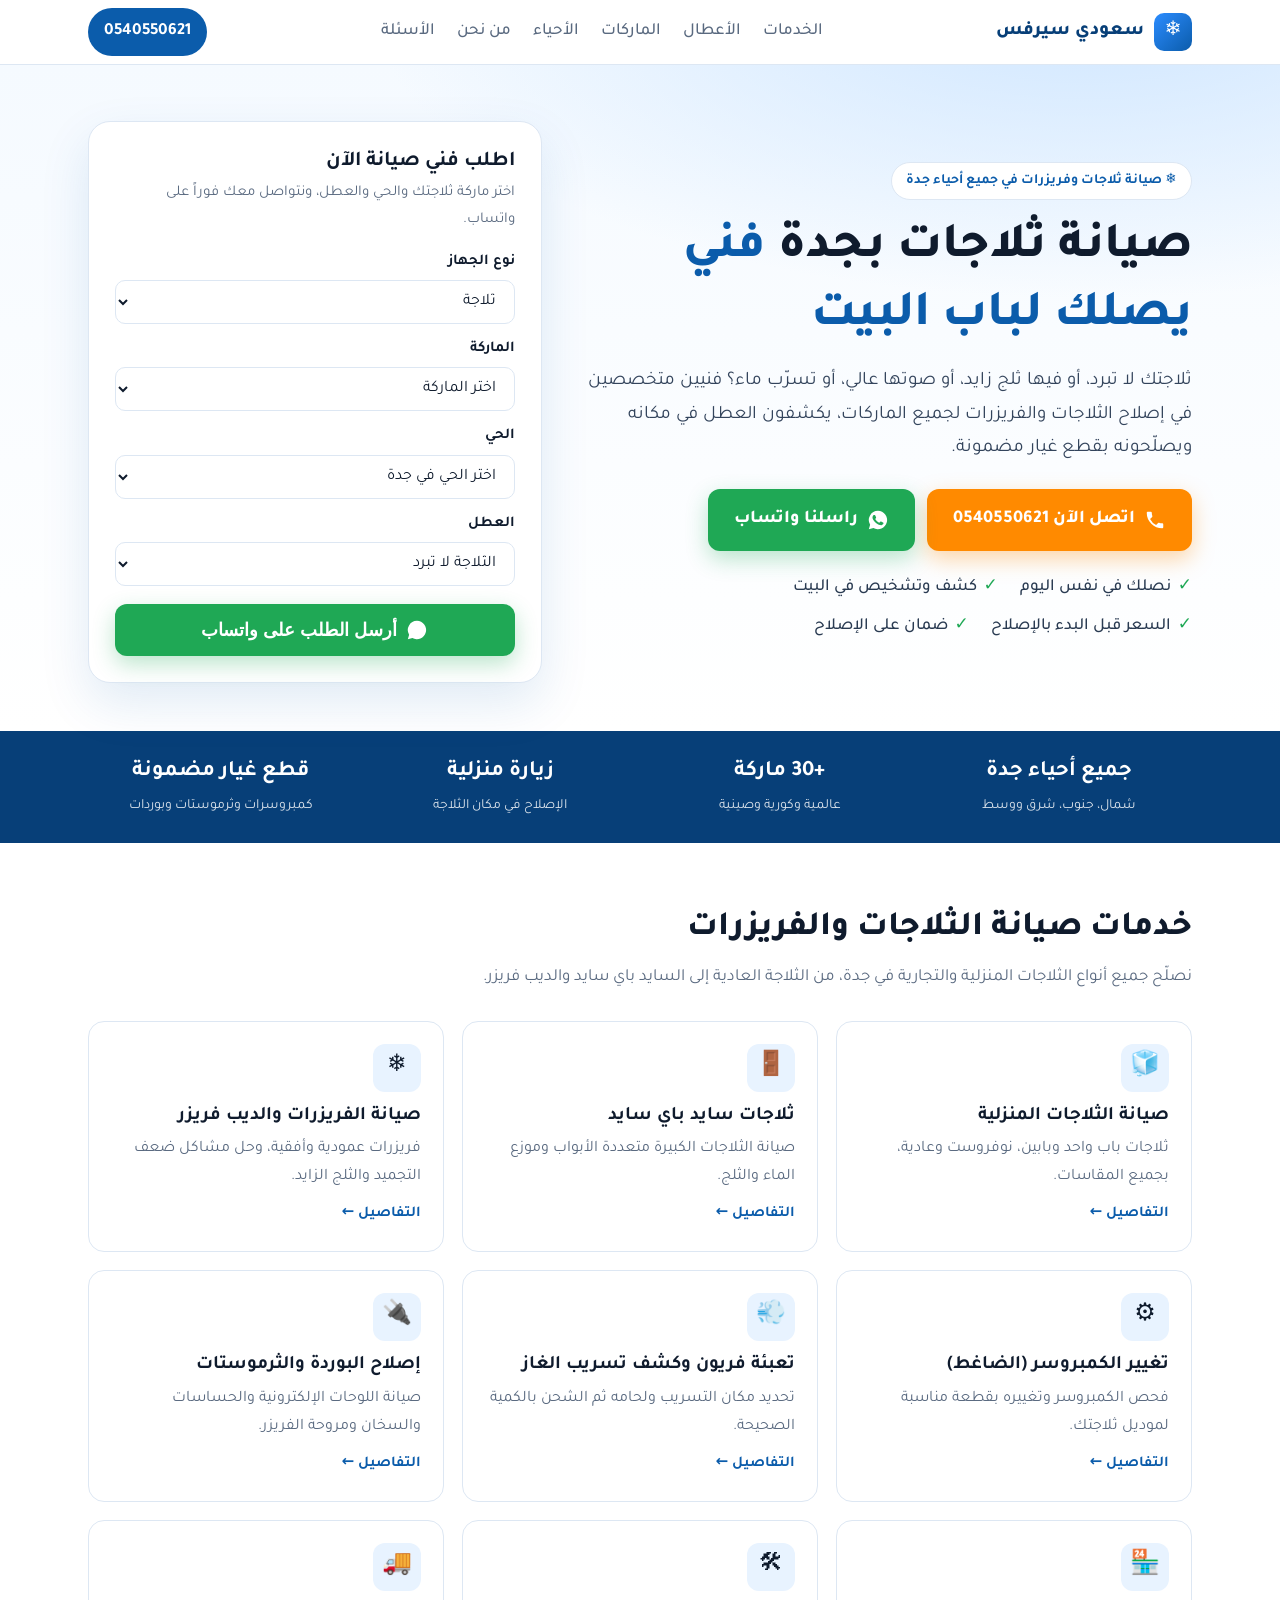
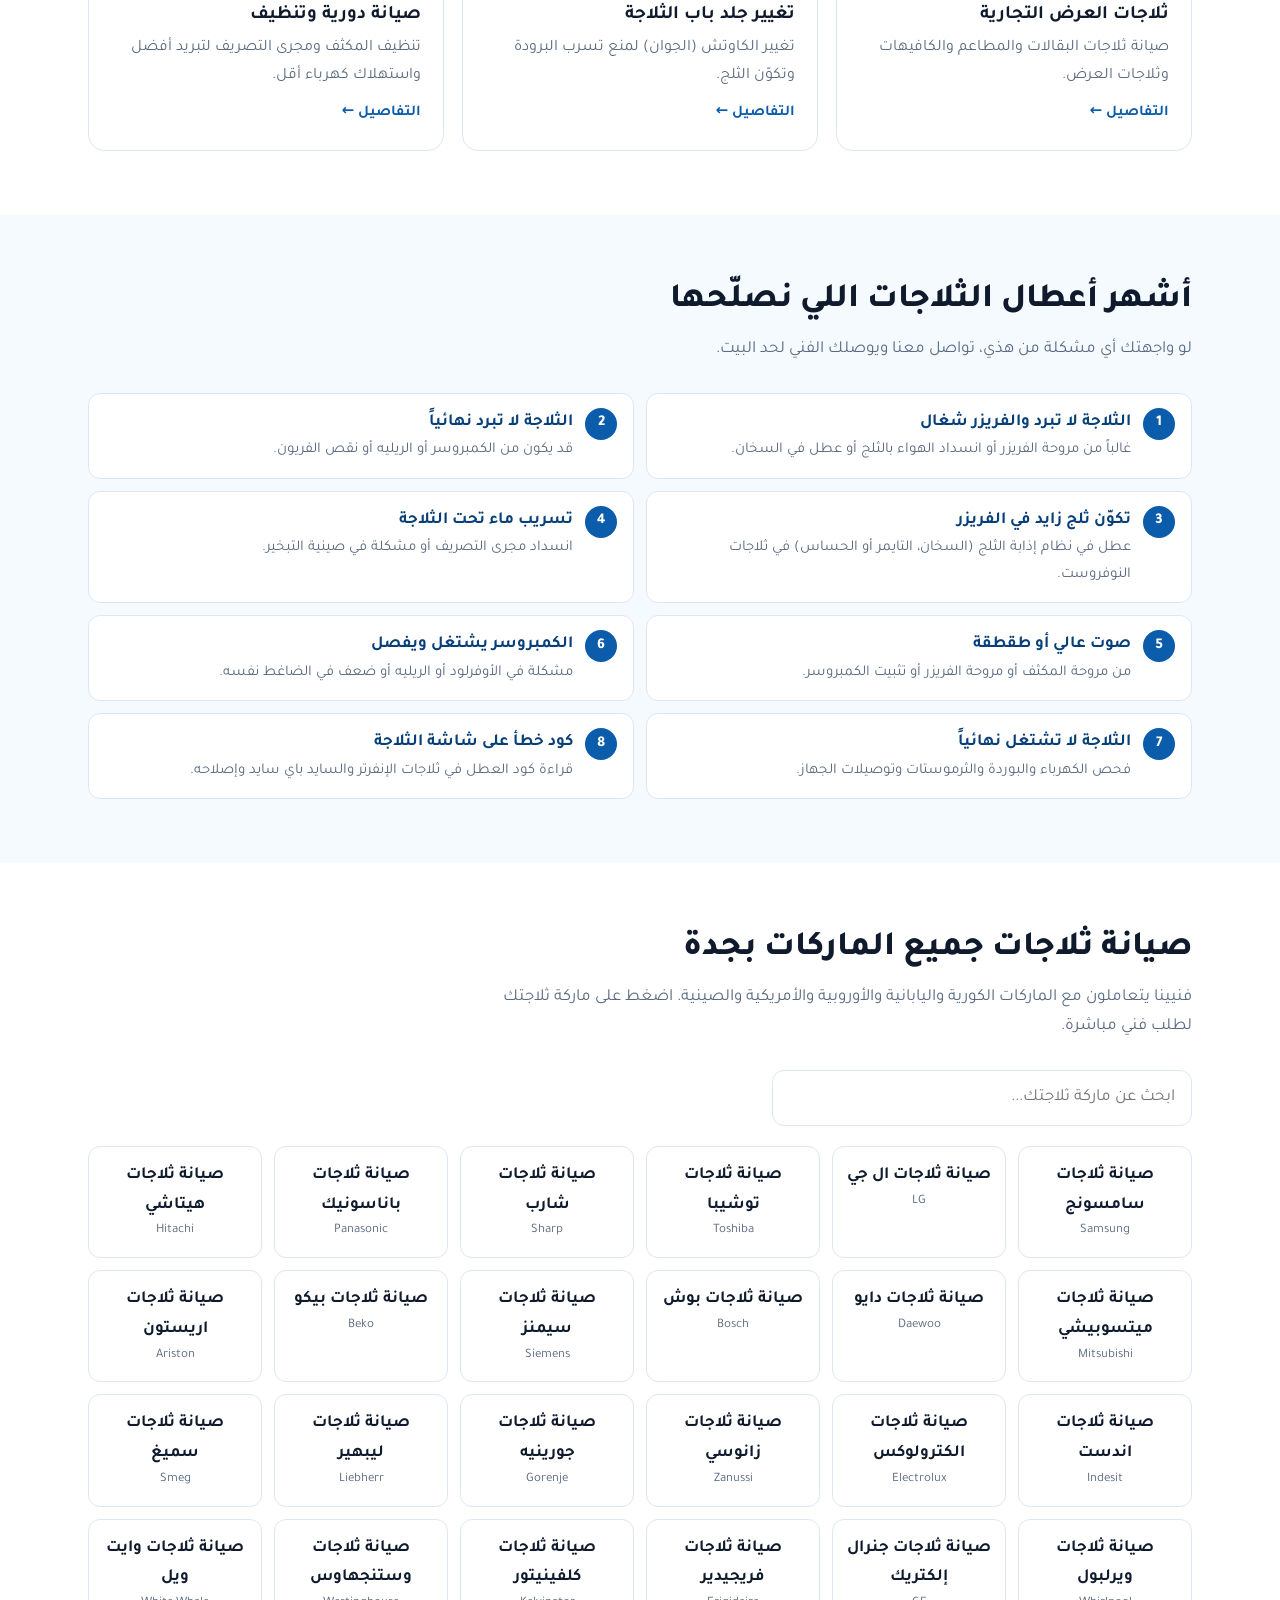
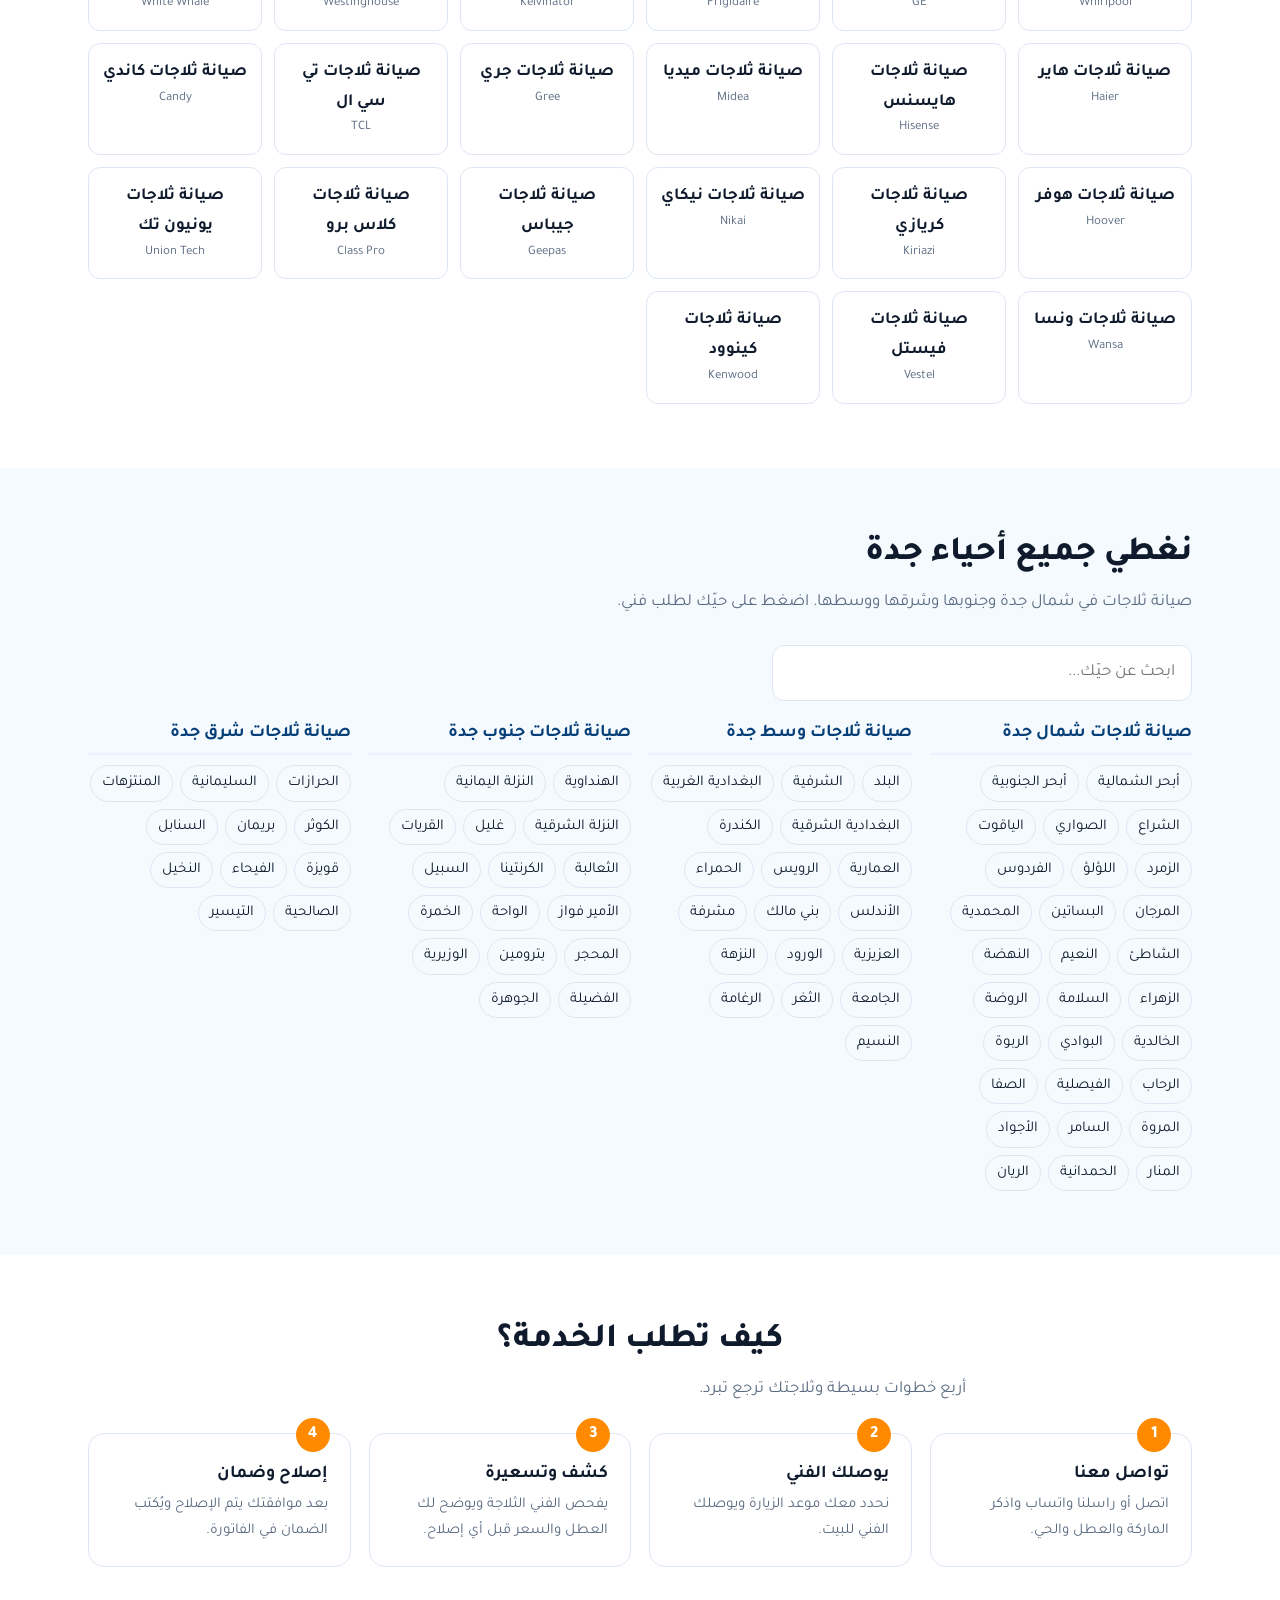
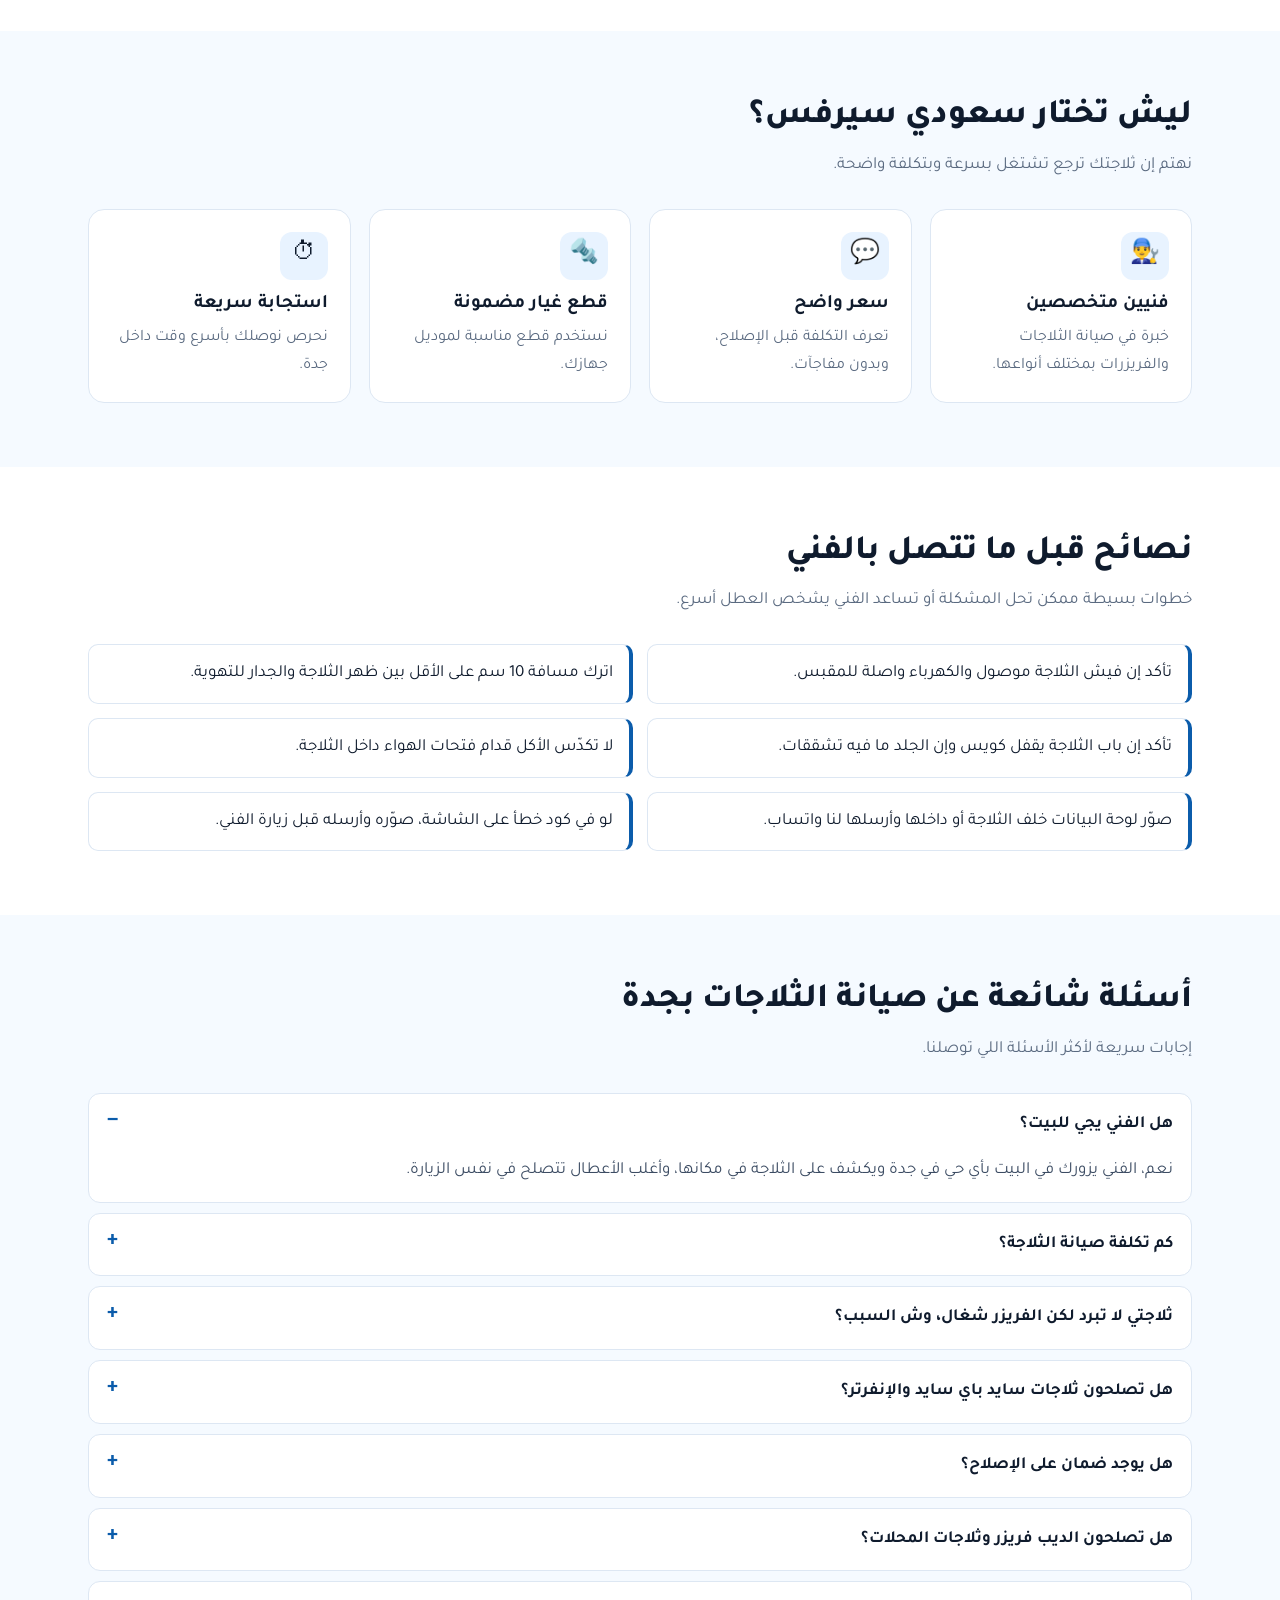
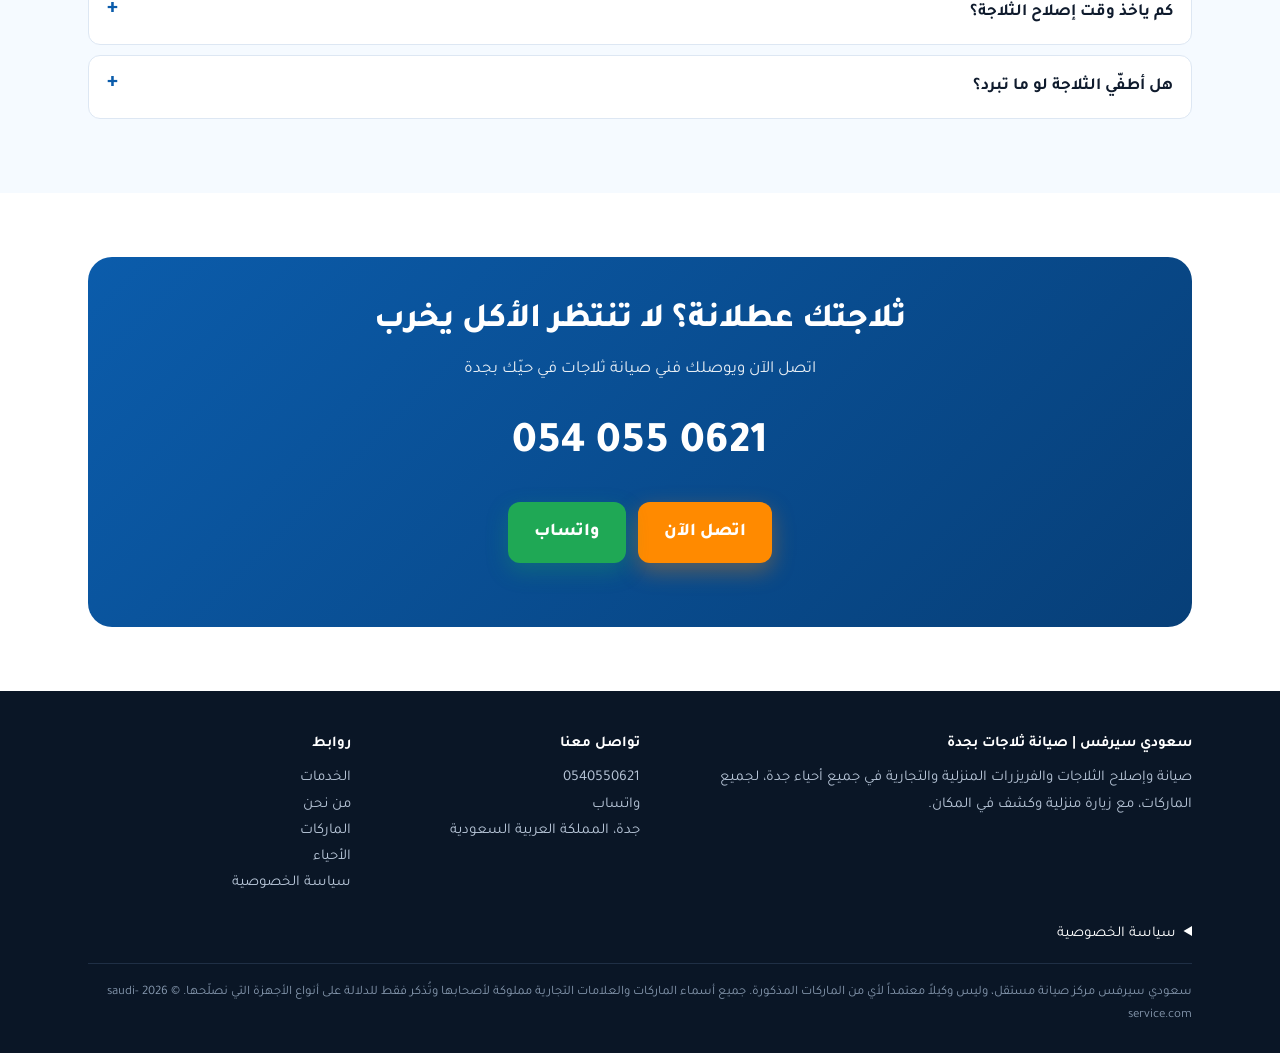
<file: index.html>
<!DOCTYPE html>
<html lang="ar" dir="rtl">
<head>
<meta charset="UTF-8">
<meta name="viewport" content="width=device-width, initial-scale=1">
<title>صيانة ثلاجات بجدة | إصلاح الثلاجات والفريزرات في منزلك - 0540550621</title>
<meta name="description" content="صيانة ثلاجات وفريزرات بجدة في جميع الأحياء: فني يصلك للبيت لإصلاح الثلاجة التي لا تبرد، تعبئة الفريون، تغيير الكمبروسر وصيانة النوفروست لكل الماركات. اتصل 0540550621">
<link rel="canonical" href="https://saudi-service.com/">
<meta name="robots" content="index, follow">
<meta property="og:title" content="صيانة ثلاجات وفريزرات بجدة - فني يصلك للبيت">
<meta property="og:description" content="إصلاح جميع أعطال الثلاجات والفريزرات لكل الماركات في جميع أحياء جدة. اتصل 0540550621">
<meta property="og:type" content="website">
<meta property="og:url" content="https://saudi-service.com/">
<meta property="og:locale" content="ar_SA">
<meta name="theme-color" content="#0b5cab">
<link rel="preconnect" href="https://fonts.googleapis.com">
<link rel="preconnect" href="https://fonts.gstatic.com" crossorigin>
<link href="https://fonts.googleapis.com/css2?family=Tajawal:wght@400;500;700;800&display=swap" rel="stylesheet">

<!-- Google Tag Manager -->
<script>(function(w,d,s,l,i){w[l]=w[l]||[];w[l].push({'gtm.start':
new Date().getTime(),event:'gtm.js'});var f=d.getElementsByTagName(s)[0],
j=d.createElement(s),dl=l!='dataLayer'?'&l='+l:'';j.async=true;j.src=
'https://www.googletagmanager.com/gtm.js?id='+i+dl;f.parentNode.insertBefore(j,f);
})(window,document,'script','dataLayer','GTM-PFMF7WMD');</script>
<!-- End Google Tag Manager -->

<script type="application/ld+json">
{
  "@context": "https://schema.org",
  "@type": "HomeAndConstructionBusiness",
  "name": "سعودي سيرفس - صيانة ثلاجات بجدة",
  "url": "https://saudi-service.com/",
  "telephone": "+966540550621",
  "areaServed": {"@type": "City", "name": "جدة"},
  "address": {"@type": "PostalAddress", "addressLocality": "جدة", "addressCountry": "SA"},
  "description": "صيانة وإصلاح الثلاجات والفريزرات في المنازل بجميع أحياء جدة ولجميع الماركات",
  "openingHours": "Sa-Th 08:00-23:00"
}
</script>

<style>
:root{
  --blue:#0b5cab; --blue-d:#073f78; --ice:#e8f3ff; --ice2:#f5faff;
  --ink:#0f1b2d; --muted:#5a6a80; --line:#dde7f3; --wa:#1fa855; --warn:#ff8a00;
  --r:16px;
}
*{box-sizing:border-box;margin:0;padding:0}
html{scroll-behavior:smooth}
body{font-family:'Tajawal',system-ui,-apple-system,"Segoe UI",Tahoma,sans-serif;color:var(--ink);background:#fff;line-height:1.75;font-size:17px;padding-bottom:76px}
a{color:inherit;text-decoration:none}
img{max-width:100%}
.wrap{max-width:1140px;margin:0 auto;padding:0 18px}
h1,h2,h3{line-height:1.35}
h2{font-size:clamp(24px,3.4vw,34px);font-weight:800;margin-bottom:10px}
.sub{color:var(--muted);margin-bottom:28px;max-width:720px}
section{padding:64px 0}
.center{text-align:center}.center .sub{margin-inline:auto}

/* top bar */
.top{position:sticky;top:0;z-index:50;background:#fff;border-bottom:1px solid var(--line)}
.top .wrap{display:flex;align-items:center;justify-content:space-between;height:64px;gap:12px}
.logo{display:flex;align-items:center;gap:10px;font-weight:800;font-size:19px;color:var(--blue-d)}
.logo i{width:38px;height:38px;border-radius:10px;background:linear-gradient(135deg,#2b8cff,#0b5cab);display:grid;place-items:center;color:#fff;font-style:normal;font-size:20px}
.nav{display:flex;gap:22px;font-weight:500;color:var(--muted)}
.nav a:hover{color:var(--blue)}
.top-call{background:var(--blue);color:#fff;padding:9px 16px;border-radius:999px;font-weight:700;white-space:nowrap;direction:ltr}
@media(max-width:860px){.nav{display:none}}

/* buttons */
.btn{display:inline-flex;align-items:center;justify-content:center;gap:9px;padding:15px 26px;border-radius:12px;font-weight:800;font-size:18px;border:0;cursor:pointer;transition:transform .15s, box-shadow .15s}
.btn:hover{transform:translateY(-2px)}
.btn-call{background:var(--warn);color:#fff;box-shadow:0 8px 22px rgba(255,138,0,.35)}
.btn-wa{background:var(--wa);color:#fff;box-shadow:0 8px 22px rgba(31,168,85,.3)}
.btn svg{width:22px;height:22px;fill:currentColor}

/* hero */
.hero{background:radial-gradient(1200px 500px at 85% -10%,#cfe6ff 0,transparent 60%),linear-gradient(180deg,var(--ice2),#fff);padding:56px 0 48px}
.hero .wrap{display:grid;grid-template-columns:1.15fr .85fr;gap:36px;align-items:center}
.badge{display:inline-block;background:#fff;border:1px solid var(--line);color:var(--blue);font-weight:700;padding:6px 14px;border-radius:999px;font-size:14px;margin-bottom:16px}
.hero h1{font-size:clamp(30px,4.6vw,50px);font-weight:800;margin-bottom:14px}
.hero h1 span{color:var(--blue)}
.hero p.lead{font-size:19px;color:#33445c;margin-bottom:24px}
.cta{display:flex;flex-wrap:wrap;gap:12px;margin-bottom:22px}
.ticks{display:flex;flex-wrap:wrap;gap:10px 22px;color:#2a3b52;font-weight:500}
.ticks li{list-style:none;display:flex;gap:7px;align-items:center}
.ticks li::before{content:"✓";color:var(--wa);font-weight:800}
.hero-card{background:#fff;border:1px solid var(--line);border-radius:22px;padding:26px;box-shadow:0 20px 50px rgba(11,92,171,.12)}
.hero-card h3{font-size:21px;margin-bottom:4px}
.hero-card .small{color:var(--muted);font-size:15px;margin-bottom:16px}
.field{margin-bottom:12px}
.field label{display:block;font-weight:700;font-size:15px;margin-bottom:5px}
.field select,.field input{width:100%;padding:12px 14px;border:1.5px solid var(--line);border-radius:10px;font:inherit;font-size:16px;background:#fff;color:var(--ink)}
.field select:focus,.field input:focus{outline:none;border-color:var(--blue)}
.hero-card .btn{width:100%;margin-top:6px}
@media(max-width:900px){.hero .wrap{grid-template-columns:1fr}}

/* stats strip */
.strip{background:var(--blue-d);color:#fff;padding:22px 0}
.strip .wrap{display:grid;grid-template-columns:repeat(4,1fr);gap:14px;text-align:center}
.strip b{display:block;font-size:22px}
.strip span{font-size:14px;opacity:.85}
@media(max-width:700px){.strip .wrap{grid-template-columns:repeat(2,1fr)}}

/* cards */
.grid{display:grid;gap:18px}
.g3{grid-template-columns:repeat(3,1fr)}
.g4{grid-template-columns:repeat(4,1fr)}
@media(max-width:960px){.g3,.g4{grid-template-columns:repeat(2,1fr)}}
@media(max-width:560px){.g3,.g4{grid-template-columns:1fr}}
.card{background:#fff;border:1px solid var(--line);border-radius:var(--r);padding:22px;transition:box-shadow .2s,border-color .2s}
.card:hover{box-shadow:0 12px 30px rgba(11,92,171,.1);border-color:#bcd6f3}
.card .ic{width:48px;height:48px;border-radius:12px;background:var(--ice);display:grid;place-items:center;font-size:24px;margin-bottom:12px}
.card h3{font-size:19px;margin-bottom:6px}
.card p{color:var(--muted);font-size:16px}

.bg-ice{background:var(--ice2)}

/* faults */
.faults{display:grid;grid-template-columns:repeat(2,1fr);gap:12px}
.fault{display:flex;gap:12px;background:#fff;border:1px solid var(--line);border-radius:12px;padding:14px 16px}
.fault b{color:var(--blue-d)}
.fault em{font-style:normal;color:var(--muted);display:block;font-size:15px}
.fault .n{flex:none;width:32px;height:32px;border-radius:50%;background:var(--blue);color:#fff;display:grid;place-items:center;font-weight:800;font-size:15px}
@media(max-width:700px){.faults{grid-template-columns:1fr}}

/* brands */
.search{width:100%;max-width:420px;padding:12px 16px;border:1.5px solid var(--line);border-radius:12px;font:inherit;margin-bottom:20px}
.brands{display:grid;grid-template-columns:repeat(auto-fill,minmax(160px,1fr));gap:12px}
.brand{background:#fff;border:1px solid var(--line);border-radius:12px;padding:14px;text-align:center;cursor:pointer;transition:all .15s}
.brand:hover{border-color:var(--blue);background:var(--ice)}
.brand b{display:block;font-size:17px}
.brand small{color:var(--muted);font-size:13px;direction:ltr;display:block}

/* districts */
.areas{display:grid;grid-template-columns:repeat(4,1fr);gap:18px}
.area h3{font-size:18px;color:var(--blue-d);margin-bottom:10px;padding-bottom:8px;border-bottom:2px solid var(--ice)}
.area ul{list-style:none;display:flex;flex-wrap:wrap;gap:7px}
.area li{background:var(--ice2);border:1px solid var(--line);padding:4px 11px;border-radius:999px;font-size:15px;cursor:pointer}
.area li:hover{background:var(--blue);color:#fff;border-color:var(--blue)}
@media(max-width:960px){.areas{grid-template-columns:repeat(2,1fr)}}
@media(max-width:560px){.areas{grid-template-columns:1fr}}

/* steps */
.steps{counter-reset:s;display:grid;grid-template-columns:repeat(4,1fr);gap:18px}
.step{position:relative;padding:22px;border-radius:var(--r);background:#fff;border:1px solid var(--line)}
.step::before{counter-increment:s;content:counter(s);position:absolute;top:-16px;right:20px;width:34px;height:34px;border-radius:50%;background:var(--warn);color:#fff;font-weight:800;display:grid;place-items:center}
.step h3{font-size:18px;margin:6px 0}
.step p{color:var(--muted);font-size:15px}
@media(max-width:900px){.steps{grid-template-columns:repeat(2,1fr);row-gap:30px}}
@media(max-width:520px){.steps{grid-template-columns:1fr}}

/* tips */
.tips{display:grid;grid-template-columns:repeat(2,1fr);gap:14px}
.tips div{background:#fff;border-right:4px solid var(--blue);padding:14px 16px;border-radius:10px;border-top:1px solid var(--line);border-bottom:1px solid var(--line);border-left:1px solid var(--line)}
@media(max-width:700px){.tips{grid-template-columns:1fr}}

/* faq */
.faq details{background:#fff;border:1px solid var(--line);border-radius:12px;margin-bottom:10px;padding:0 18px}
.faq summary{cursor:pointer;font-weight:700;padding:16px 0;list-style:none;display:flex;justify-content:space-between;gap:12px}
.faq summary::after{content:"+";color:var(--blue);font-size:22px;line-height:1}
.faq details[open] summary::after{content:"−"}
.faq details p{padding-bottom:16px;color:#3c4c63}

/* final cta */
.final{background:linear-gradient(135deg,var(--blue),var(--blue-d));color:#fff;border-radius:24px;padding:42px 28px;text-align:center}
.final h2{color:#fff}
.final p{opacity:.9;margin-bottom:22px}
.final .num{font-size:clamp(30px,5vw,44px);font-weight:800;direction:ltr;display:block;margin-bottom:18px}

footer{background:#0a1626;color:#b8c6d8;padding:40px 0 26px;font-size:15px}
footer .cols{display:grid;grid-template-columns:2fr 1fr 1fr;gap:26px;margin-bottom:24px}
footer h4{color:#fff;margin-bottom:8px}
footer a:hover{color:#fff}
footer .note{border-top:1px solid #1f2f45;padding-top:18px;font-size:13px;color:#8597ad}
@media(max-width:760px){footer .cols{grid-template-columns:1fr}}

/* sticky mobile bar */
.bar{position:fixed;bottom:0;right:0;left:0;z-index:60;display:grid;grid-template-columns:1fr 1fr;gap:8px;padding:9px;background:#fff;box-shadow:0 -6px 20px rgba(0,0,0,.08)}
.bar a{display:flex;align-items:center;justify-content:center;gap:8px;padding:13px;border-radius:12px;color:#fff;font-weight:800;font-size:17px}
.bar svg{width:20px;height:20px;fill:#fff}
.bar .c{background:var(--warn)}.bar .w{background:var(--wa)}
@media(min-width:901px){.bar{display:none}body{padding-bottom:0}}
a.card{display:block}
.card .more{display:inline-block;margin-top:10px;color:var(--blue);font-weight:700;font-size:15px}
</style>
</head>
<body>
<!-- Google Tag Manager (noscript) -->
<noscript><iframe src="https://www.googletagmanager.com/ns.html?id=GTM-PFMF7WMD" height="0" width="0" style="display:none;visibility:hidden"></iframe></noscript>
<!-- End Google Tag Manager (noscript) -->

<header class="top">
  <div class="wrap">
    <a href="#" class="logo"><i>❄</i>سعودي سيرفس</a>
    <nav class="nav">
      <a href="/services/">الخدمات</a>
      <a href="#faults">الأعطال</a>
      <a href="#brands">الماركات</a>
      <a href="#areas">الأحياء</a>
      <a href="/about/">من نحن</a>
      <a href="#faq">الأسئلة</a>
    </nav>
    <a class="top-call js-call" href="tel:+966540550621">0540550621</a>
  </div>
</header>

<!-- HERO -->
<section class="hero">
  <div class="wrap">
    <div>
      <span class="badge">❄ صيانة ثلاجات وفريزرات في جميع أحياء جدة</span>
      <h1>صيانة ثلاجات بجدة <span>فني يصلك لباب البيت</span></h1>
      <p class="lead">ثلاجتك لا تبرد، أو فيها ثلج زايد، أو صوتها عالي، أو تسرّب ماء؟ فنيين متخصصين في إصلاح الثلاجات والفريزرات لجميع الماركات، يكشفون العطل في مكانه ويصلّحونه بقطع غيار مضمونة.</p>
      <div class="cta">
        <a class="btn btn-call js-call" href="tel:+966540550621">
          <svg viewBox="0 0 24 24"><path d="M6.6 10.8a15.1 15.1 0 0 0 6.6 6.6l2.2-2.2c.3-.3.7-.4 1-.2 1.1.4 2.3.6 3.6.6.6 0 1 .4 1 1V20c0 .6-.4 1-1 1A17 17 0 0 1 3 4c0-.6.4-1 1-1h3.5c.6 0 1 .4 1 1 0 1.3.2 2.5.6 3.6.1.3 0 .7-.2 1z"/></svg>
          اتصل الآن 0540550621
        </a>
        <a class="btn btn-wa js-wa" href="https://wa.me/966540550621?text=%D8%A7%D9%84%D8%B3%D9%84%D8%A7%D9%85%20%D8%B9%D9%84%D9%8A%D9%83%D9%85%D8%8C%20%D8%A3%D8%AD%D8%AA%D8%A7%D8%AC%20%D8%B5%D9%8A%D8%A7%D9%86%D8%A9%20%D8%AB%D9%84%D8%A7%D8%AC%D8%A9%20%D9%81%D9%8A%20%D8%AC%D8%AF%D8%A9" target="_blank" rel="noopener">
          <svg viewBox="0 0 24 24"><path d="M12 2a10 10 0 0 0-8.6 15.1L2 22l5-1.3A10 10 0 1 0 12 2zm5.8 14.2c-.2.7-1.4 1.3-2 1.4-.5.1-1.2.1-1.9-.1-.4-.1-1-.3-1.7-.6-3-1.3-4.9-4.3-5-4.5-.2-.2-1.2-1.6-1.2-3s.8-2.2 1-2.5c.3-.3.6-.4.8-.4h.6c.2 0 .4 0 .6.5l.9 2.1c.1.2.1.4 0 .5l-.3.5-.4.5c-.1.1-.3.3-.1.6.2.3.8 1.3 1.7 2.1 1.2 1 2.1 1.4 2.4 1.5.3.1.5.1.6-.1l.9-1c.2-.3.4-.2.7-.1l2 1c.3.1.5.2.5.3.1.1.1.7-.1 1.3z"/></svg>
          راسلنا واتساب
        </a>
      </div>
      <ul class="ticks">
        <li>نصلك في نفس اليوم</li>
        <li>كشف وتشخيص في البيت</li>
        <li>السعر قبل البدء بالإصلاح</li>
        <li>ضمان على الإصلاح</li>
      </ul>
    </div>

    <div class="hero-card">
      <h3>اطلب فني صيانة الآن</h3>
      <p class="small">اختر ماركة ثلاجتك والحي والعطل، ونتواصل معك فوراً على واتساب.</p>
      <div class="field">
        <label for="f-type">نوع الجهاز</label>
        <select id="f-type">
          <option>ثلاجة</option>
          <option>ثلاجة بابين / سايد باي سايد</option>
          <option>فريزر عمودي</option>
          <option>ديب فريزر (فريزر أفقي)</option>
          <option>ثلاجة عرض / تجارية</option>
        </select>
      </div>
      <div class="field">
        <label for="f-brand">الماركة</label>
        <select id="f-brand"><option value="">اختر الماركة</option></select>
      </div>
      <div class="field">
        <label for="f-area">الحي</label>
        <select id="f-area"><option value="">اختر الحي في جدة</option></select>
      </div>
      <div class="field">
        <label for="f-issue">العطل</label>
        <select id="f-issue">
          <option>الثلاجة لا تبرد</option>
          <option>تبريد ضعيف</option>
          <option>ثلج زايد في الفريزر</option>
          <option>تسريب ماء</option>
          <option>صوت عالي</option>
          <option>الثلاجة لا تشتغل</option>
          <option>الكمبروسر يفصل ويشتغل</option>
          <option>عطل آخر</option>
        </select>
      </div>
      <button class="btn btn-wa" id="f-send" type="button">
        <svg viewBox="0 0 24 24"><path d="M12 2a10 10 0 0 0-8.6 15.1L2 22l5-1.3A10 10 0 1 0 12 2z"/></svg>
        أرسل الطلب على واتساب
      </button>
    </div>
  </div>
</section>

<div class="strip">
  <div class="wrap">
    <div><b>جميع أحياء جدة</b><span>شمال، جنوب، شرق ووسط</span></div>
    <div><b>+30 ماركة</b><span>عالمية وكورية وصينية</span></div>
    <div><b>زيارة منزلية</b><span>الإصلاح في مكان الثلاجة</span></div>
    <div><b>قطع غيار مضمونة</b><span>كمبروسرات وثرموستات وبوردات</span></div>
  </div>
</div>

<!-- SERVICES -->
<section id="services">
  <div class="wrap">
    <h2>خدمات صيانة الثلاجات والفريزرات</h2>
    <p class="sub">نصلّح جميع أنواع الثلاجات المنزلية والتجارية في جدة، من الثلاجة العادية إلى السايد باي سايد والديب فريزر.</p>
    <div class="grid g3">
      <a class="card" href="/services/home-fridge-repair/"><div class="ic">🧊</div><h3>صيانة الثلاجات المنزلية</h3><p>ثلاجات باب واحد وبابين، نوفروست وعادية، بجميع المقاسات.</p><span class="more">التفاصيل ←</span></a>
      <a class="card" href="/services/side-by-side-repair/"><div class="ic">🚪</div><h3>ثلاجات سايد باي سايد</h3><p>صيانة الثلاجات الكبيرة متعددة الأبواب وموزع الماء والثلج.</p><span class="more">التفاصيل ←</span></a>
      <a class="card" href="/services/freezer-repair/"><div class="ic">❄</div><h3>صيانة الفريزرات والديب فريزر</h3><p>فريزرات عمودية وأفقية، وحل مشاكل ضعف التجميد والثلج الزايد.</p><span class="more">التفاصيل ←</span></a>
      <a class="card" href="/services/compressor-replacement/"><div class="ic">⚙</div><h3>تغيير الكمبروسر (الضاغط)</h3><p>فحص الكمبروسر وتغييره بقطعة مناسبة لموديل ثلاجتك.</p><span class="more">التفاصيل ←</span></a>
      <a class="card" href="/services/freon-refill/"><div class="ic">💨</div><h3>تعبئة فريون وكشف تسريب الغاز</h3><p>تحديد مكان التسريب ولحامه ثم الشحن بالكمية الصحيحة.</p><span class="more">التفاصيل ←</span></a>
      <a class="card" href="/services/board-thermostat-repair/"><div class="ic">🔌</div><h3>إصلاح البوردة والثرموستات</h3><p>صيانة اللوحات الإلكترونية والحساسات والسخان ومروحة الفريزر.</p><span class="more">التفاصيل ←</span></a>
      <a class="card" href="/services/commercial-fridge-repair/"><div class="ic">🏪</div><h3>ثلاجات العرض التجارية</h3><p>صيانة ثلاجات البقالات والمطاعم والكافيهات وثلاجات العرض.</p><span class="more">التفاصيل ←</span></a>
      <a class="card" href="/services/door-gasket-replacement/"><div class="ic">🛠</div><h3>تغيير جلد باب الثلاجة</h3><p>تغيير الكاوتش (الجوان) لمنع تسرب البرودة وتكوّن الثلج.</p><span class="more">التفاصيل ←</span></a>
      <a class="card" href="/services/fridge-maintenance-cleaning/"><div class="ic">🚚</div><h3>صيانة دورية وتنظيف</h3><p>تنظيف المكثف ومجرى التصريف لتبريد أفضل واستهلاك كهرباء أقل.</p><span class="more">التفاصيل ←</span></a>
    </div>
  </div>
</section>

<!-- FAULTS -->
<section id="faults" class="bg-ice">
  <div class="wrap">
    <h2>أشهر أعطال الثلاجات اللي نصلّحها</h2>
    <p class="sub">لو واجهتك أي مشكلة من هذي، تواصل معنا ويوصلك الفني لحد البيت.</p>
    <div class="faults">
      <div class="fault"><span class="n">1</span><div><b>الثلاجة لا تبرد والفريزر شغال</b><em>غالباً من مروحة الفريزر أو انسداد الهواء بالثلج أو عطل في السخان.</em></div></div>
      <div class="fault"><span class="n">2</span><div><b>الثلاجة لا تبرد نهائياً</b><em>قد يكون من الكمبروسر أو الريليه أو نقص الفريون.</em></div></div>
      <div class="fault"><span class="n">3</span><div><b>تكوّن ثلج زايد في الفريزر</b><em>عطل في نظام إذابة الثلج (السخان، التايمر أو الحساس) في ثلاجات النوفروست.</em></div></div>
      <div class="fault"><span class="n">4</span><div><b>تسريب ماء تحت الثلاجة</b><em>انسداد مجرى التصريف أو مشكلة في صينية التبخير.</em></div></div>
      <div class="fault"><span class="n">5</span><div><b>صوت عالي أو طقطقة</b><em>من مروحة المكثف أو مروحة الفريزر أو تثبيت الكمبروسر.</em></div></div>
      <div class="fault"><span class="n">6</span><div><b>الكمبروسر يشتغل ويفصل</b><em>مشكلة في الأوفرلود أو الريليه أو ضعف في الضاغط نفسه.</em></div></div>
      <div class="fault"><span class="n">7</span><div><b>الثلاجة لا تشتغل نهائياً</b><em>فحص الكهرباء والبوردة والثرموستات وتوصيلات الجهاز.</em></div></div>
      <div class="fault"><span class="n">8</span><div><b>كود خطأ على شاشة الثلاجة</b><em>قراءة كود العطل في ثلاجات الإنفرتر والسايد باي سايد وإصلاحه.</em></div></div>
    </div>
  </div>
</section>

<!-- BRANDS -->
<section id="brands">
  <div class="wrap">
    <h2>صيانة ثلاجات جميع الماركات بجدة</h2>
    <p class="sub">فنيينا يتعاملون مع الماركات الكورية واليابانية والأوروبية والأمريكية والصينية. اضغط على ماركة ثلاجتك لطلب فني مباشرة.</p>
    <input class="search" id="brand-search" type="search" placeholder="ابحث عن ماركة ثلاجتك..." aria-label="ابحث عن الماركة">
    <div class="brands" id="brands-grid"></div>
  </div>
</section>

<!-- AREAS -->
<section id="areas" class="bg-ice">
  <div class="wrap">
    <h2>نغطي جميع أحياء جدة</h2>
    <p class="sub">صيانة ثلاجات في شمال جدة وجنوبها وشرقها ووسطها. اضغط على حيّك لطلب فني.</p>
    <input class="search" id="area-search" type="search" placeholder="ابحث عن حيّك..." aria-label="ابحث عن الحي">
    <div class="areas" id="areas-grid"></div>
  </div>
</section>

<!-- STEPS -->
<section>
  <div class="wrap">
    <h2 class="center">كيف تطلب الخدمة؟</h2>
    <p class="sub center">أربع خطوات بسيطة وثلاجتك ترجع تبرد.</p>
    <div class="steps">
      <div class="step"><h3>تواصل معنا</h3><p>اتصل أو راسلنا واتساب واذكر الماركة والعطل والحي.</p></div>
      <div class="step"><h3>يوصلك الفني</h3><p>نحدد معك موعد الزيارة ويوصلك الفني للبيت.</p></div>
      <div class="step"><h3>كشف وتسعيرة</h3><p>يفحص الفني الثلاجة ويوضح لك العطل والسعر قبل أي إصلاح.</p></div>
      <div class="step"><h3>إصلاح وضمان</h3><p>بعد موافقتك يتم الإصلاح ويُكتب الضمان في الفاتورة.</p></div>
    </div>
  </div>
</section>

<!-- WHY -->
<section class="bg-ice">
  <div class="wrap">
    <h2>ليش تختار سعودي سيرفس؟</h2>
    <p class="sub">نهتم إن ثلاجتك ترجع تشتغل بسرعة وبتكلفة واضحة.</p>
    <div class="grid g4">
      <div class="card"><div class="ic">👨‍🔧</div><h3>فنيين متخصصين</h3><p>خبرة في صيانة الثلاجات والفريزرات بمختلف أنواعها.</p></div>
      <div class="card"><div class="ic">💬</div><h3>سعر واضح</h3><p>تعرف التكلفة قبل الإصلاح، وبدون مفاجآت.</p></div>
      <div class="card"><div class="ic">🔩</div><h3>قطع غيار مضمونة</h3><p>نستخدم قطع مناسبة لموديل جهازك.</p></div>
      <div class="card"><div class="ic">⏱</div><h3>استجابة سريعة</h3><p>نحرص نوصلك بأسرع وقت داخل جدة.</p></div>
    </div>
  </div>
</section>

<!-- TIPS -->
<section>
  <div class="wrap">
    <h2>نصائح قبل ما تتصل بالفني</h2>
    <p class="sub">خطوات بسيطة ممكن تحل المشكلة أو تساعد الفني يشخص العطل أسرع.</p>
    <div class="tips">
      <div>تأكد إن فيش الثلاجة موصول والكهرباء واصلة للمقبس.</div>
      <div>اترك مسافة 10 سم على الأقل بين ظهر الثلاجة والجدار للتهوية.</div>
      <div>تأكد إن باب الثلاجة يقفل كويس وإن الجلد ما فيه تشققات.</div>
      <div>لا تكدّس الأكل قدام فتحات الهواء داخل الثلاجة.</div>
      <div>صوّر لوحة البيانات خلف الثلاجة أو داخلها وأرسلها لنا واتساب.</div>
      <div>لو في كود خطأ على الشاشة، صوّره وأرسله قبل زيارة الفني.</div>
    </div>
  </div>
</section>

<!-- FAQ -->
<section id="faq" class="bg-ice">
  <div class="wrap">
    <h2>أسئلة شائعة عن صيانة الثلاجات بجدة</h2>
    <p class="sub">إجابات سريعة لأكثر الأسئلة اللي توصلنا.</p>
    <div class="faq">
      <details open><summary>هل الفني يجي للبيت؟</summary><p>نعم، الفني يزورك في البيت بأي حي في جدة ويكشف على الثلاجة في مكانها، وأغلب الأعطال تتصلح في نفس الزيارة.</p></details>
      <details><summary>كم تكلفة صيانة الثلاجة؟</summary><p>التكلفة تعتمد على نوع العطل والقطعة المطلوبة وموديل الثلاجة. الفني يوضح لك السعر بعد الكشف وقبل البدء في الإصلاح، وما يتم أي شيء إلا بموافقتك.</p></details>
      <details><summary>ثلاجتي لا تبرد لكن الفريزر شغال، وش السبب؟</summary><p>غالباً المشكلة في مروحة الفريزر أو تجمّد الثلج على المبخر بسبب عطل في نظام إذابة الثلج. الفني يحدد السبب بالفحص.</p></details>
      <details><summary>هل تصلحون ثلاجات سايد باي سايد والإنفرتر؟</summary><p>نعم، نصلّح ثلاجات السايد باي سايد والفرنش دور وثلاجات الإنفرتر، ونتعامل مع البوردات الإلكترونية وأكواد الأعطال.</p></details>
      <details><summary>هل يوجد ضمان على الإصلاح؟</summary><p>نعم، يوجد ضمان على الإصلاح والقطع المركّبة، ومدة الضمان تُكتب في الفاتورة حسب نوع العطل.</p></details>
      <details><summary>هل تصلحون الديب فريزر وثلاجات المحلات؟</summary><p>نعم، نصلّح الفريزرات الأفقية والعمودية وثلاجات العرض في البقالات والمطاعم والكافيهات في جدة.</p></details>
      <details><summary>كم ياخذ وقت إصلاح الثلاجة؟</summary><p>أغلب الأعطال مثل تغيير الثرموستات أو المروحة أو الجلد تخلص في نفس الزيارة. الأعطال الأكبر مثل تغيير الكمبروسر أو لحام تسريب الفريون قد تحتاج وقت أطول.</p></details>
      <details><summary>هل أطفّي الثلاجة لو ما تبرد؟</summary><p>إذا الكمبروسر يشتغل ويفصل باستمرار أو تسمع صوت غير طبيعي، الأفضل تفصل الثلاجة وتنقل الأكل وتتواصل معنا حتى لا يتضرر الكمبروسر.</p></details>
    </div>
  </div>
</section>

<!-- FINAL CTA -->
<section>
  <div class="wrap">
    <div class="final">
      <h2>ثلاجتك عطلانة؟ لا تنتظر الأكل يخرب</h2>
      <p>اتصل الآن ويوصلك فني صيانة ثلاجات في حيّك بجدة</p>
      <a class="num js-call" href="tel:+966540550621">054 055 0621</a>
      <div class="cta" style="justify-content:center">
        <a class="btn btn-call js-call" href="tel:+966540550621">اتصل الآن</a>
        <a class="btn btn-wa js-wa" href="https://wa.me/966540550621" target="_blank" rel="noopener">واتساب</a>
      </div>
    </div>
  </div>
</section>

<footer>
  <div class="wrap">
    <div class="cols">
      <div>
        <h4>سعودي سيرفس | صيانة ثلاجات بجدة</h4>
        <p>صيانة وإصلاح الثلاجات والفريزرات المنزلية والتجارية في جميع أحياء جدة، لجميع الماركات، مع زيارة منزلية وكشف في المكان.</p>
      </div>
      <div>
        <h4>تواصل معنا</h4>
        <p><a class="js-call" href="tel:+966540550621" dir="ltr">0540550621</a></p>
        <p><a class="js-wa" href="https://wa.me/966540550621" target="_blank" rel="noopener">واتساب</a></p>
        <p>جدة، المملكة العربية السعودية</p>
      </div>
      <div>
        <h4>روابط</h4>
        <p><a href="/services/">الخدمات</a></p>
        <p><a href="/about/">من نحن</a></p>
        <p><a href="#brands">الماركات</a></p>
        <p><a href="#areas">الأحياء</a></p>
        <p><a href="#privacy" onclick="document.getElementById('privacy').open=true">سياسة الخصوصية</a></p>
      </div>
    </div>
    <details id="privacy" style="margin-bottom:16px">
      <summary style="cursor:pointer;color:#fff">سياسة الخصوصية</summary>
      <p style="margin-top:8px">نستخدم بيانات التواصل التي ترسلها لنا (الاسم، رقم الجوال، الحي، نوع الجهاز) فقط للتواصل معك وتنفيذ طلب الصيانة، ولا نشاركها مع أي طرف آخر لأغراض تسويقية. قد يستخدم الموقع ملفات تعريف الارتباط (Cookies) وأدوات قياس مثل Google Ads وGoogle Analytics لقياس أداء الإعلانات وتحسين الخدمة. للاستفسار أو طلب حذف بياناتك تواصل معنا على الرقم أعلاه.</p>
    </details>
    <p class="note">سعودي سيرفس مركز صيانة مستقل، وليس وكيلاً معتمداً لأي من الماركات المذكورة. جميع أسماء الماركات والعلامات التجارية مملوكة لأصحابها وتُذكر فقط للدلالة على أنواع الأجهزة التي نصلّحها. © <span id="yr"></span> saudi-service.com</p>
  </div>
</footer>

<div class="bar">
  <a class="c js-call" href="tel:+966540550621"><svg viewBox="0 0 24 24"><path d="M6.6 10.8a15.1 15.1 0 0 0 6.6 6.6l2.2-2.2c.3-.3.7-.4 1-.2 1.1.4 2.3.6 3.6.6.6 0 1 .4 1 1V20c0 .6-.4 1-1 1A17 17 0 0 1 3 4c0-.6.4-1 1-1h3.5c.6 0 1 .4 1 1 0 1.3.2 2.5.6 3.6.1.3 0 .7-.2 1z"/></svg>اتصل الآن</a>
  <a class="w js-wa" href="https://wa.me/966540550621" target="_blank" rel="noopener"><svg viewBox="0 0 24 24"><path d="M12 2a10 10 0 0 0-8.6 15.1L2 22l5-1.3A10 10 0 1 0 12 2z"/></svg>واتساب</a>
</div>

<script>
var PHONE = '966540550621';

var BRANDS = [
  ['سامسونج','Samsung'],['ال جي','LG'],['توشيبا','Toshiba'],['شارب','Sharp'],
  ['باناسونيك','Panasonic'],['هيتاشي','Hitachi'],['ميتسوبيشي','Mitsubishi'],['دايو','Daewoo'],
  ['بوش','Bosch'],['سيمنز','Siemens'],['بيكو','Beko'],['اريستون','Ariston'],
  ['اندست','Indesit'],['الكترولوكس','Electrolux'],['زانوسي','Zanussi'],['جورينيه','Gorenje'],
  ['ليبهير','Liebherr'],['سميغ','Smeg'],['ويرلبول','Whirlpool'],['جنرال إلكتريك','GE'],
  ['فريجيدير','Frigidaire'],['كلفينيتور','Kelvinator'],['وستنجهاوس','Westinghouse'],['وايت ويل','White Whale'],
  ['هاير','Haier'],['هايسنس','Hisense'],['ميديا','Midea'],['جري','Gree'],
  ['تي سي ال','TCL'],['كاندي','Candy'],['هوفر','Hoover'],['كريازي','Kiriazi'],
  ['نيكاي','Nikai'],['جيباس','Geepas'],['كلاس برو','Class Pro'],['يونيون تك','Union Tech'],
  ['ونسا','Wansa'],['فيستل','Vestel'],['كينوود','Kenwood']
];
// remove duplicates
var seen = {}; BRANDS = BRANDS.filter(function(b){ if(seen[b[1]]) return false; seen[b[1]] = 1; return true; });

var AREAS = {
  'شمال جدة': ['أبحر الشمالية','أبحر الجنوبية','الشراع','الصواري','الياقوت','الزمرد','اللؤلؤ','الفردوس','المرجان','البساتين','المحمدية','الشاطئ','النعيم','النهضة','الزهراء','السلامة','الروضة','الخالدية','البوادي','الربوة','الرحاب','الفيصلية','الصفا','المروة','السامر','الأجواد','المنار','الحمدانية','الريان'],
  'وسط جدة': ['البلد','الشرفية','البغدادية الغربية','البغدادية الشرقية','الكندرة','العمارية','الرويس','الحمراء','الأندلس','بني مالك','مشرفة','العزيزية','الورود','النزهة','الجامعة','الثغر','الرغامة','النسيم'],
  'جنوب جدة': ['الهنداوية','النزلة اليمانية','النزلة الشرقية','غليل','القريات','الثعالبة','الكرنتينا','السبيل','الأمير فواز','الواحة','الخمرة','المحجر','بترومين','الوزيرية','الفضيلة','الجوهرة'],
  'شرق جدة': ['الحرازات','السليمانية','المنتزهات','الكوثر','بريمان','السنابل','قويزة','الفيحاء','النخيل','الصالحية','التيسير']
};

function esc(s){ return String(s).replace(/[&<>"]/g, function(c){ return {'&':'&amp;','<':'&lt;','>':'&gt;','"':'&quot;'}[c]; }); }

function track(kind){
  // pushes call_click / whatsapp_click to GTM (GA4 events + Google Ads conversions)
  window.dataLayer = window.dataLayer || [];
  window.dataLayer.push({event: kind === 'call' ? 'call_click' : 'whatsapp_click'});
}

function openWa(msg){
  track('wa');
  window.open('https://wa.me/' + PHONE + '?text=' + encodeURIComponent(msg), '_blank');
}

// brands grid
var bg = document.getElementById('brands-grid');
bg.innerHTML = BRANDS.map(function(b){
  return '<div class="brand" data-k="' + esc(b[0] + ' ' + b[1].toLowerCase()) + '" data-ar="' + esc(b[0]) + '"><b>صيانة ثلاجات ' + esc(b[0]) + '</b><small>' + esc(b[1]) + '</small></div>';
}).join('');
bg.addEventListener('click', function(e){
  var el = e.target.closest('.brand'); if(!el) return;
  openWa('السلام عليكم، أحتاج صيانة ثلاجة ' + el.dataset.ar + ' في جدة');
});
document.getElementById('brand-search').addEventListener('input', function(){
  var q = this.value.trim().toLowerCase();
  bg.querySelectorAll('.brand').forEach(function(el){ el.style.display = !q || el.dataset.k.indexOf(q) > -1 ? '' : 'none'; });
});

// areas grid
var ag = document.getElementById('areas-grid');
ag.innerHTML = Object.keys(AREAS).map(function(z){
  return '<div class="area"><h3>صيانة ثلاجات ' + esc(z) + '</h3><ul>' +
    AREAS[z].map(function(a){ return '<li data-a="' + esc(a) + '">' + esc(a) + '</li>'; }).join('') + '</ul></div>';
}).join('');
ag.addEventListener('click', function(e){
  var li = e.target.closest('li'); if(!li) return;
  openWa('السلام عليكم، أحتاج فني صيانة ثلاجات في حي ' + li.dataset.a + ' بجدة');
});
document.getElementById('area-search').addEventListener('input', function(){
  var q = this.value.trim();
  ag.querySelectorAll('li').forEach(function(li){ li.style.display = !q || li.dataset.a.indexOf(q) > -1 ? '' : 'none'; });
});

// form selects
var fb = document.getElementById('f-brand'), fa = document.getElementById('f-area');
BRANDS.forEach(function(b){ var o = document.createElement('option'); o.textContent = b[0]; fb.appendChild(o); });
var o2 = document.createElement('option'); o2.textContent = 'ماركة أخرى'; fb.appendChild(o2);
var allAreas = [];
Object.keys(AREAS).forEach(function(z){ AREAS[z].forEach(function(a){ if(allAreas.indexOf(a) < 0) allAreas.push(a); }); });
allAreas.sort(function(a,b){ return a.localeCompare(b,'ar'); }).forEach(function(a){ var o = document.createElement('option'); o.textContent = a; fa.appendChild(o); });
var o3 = document.createElement('option'); o3.textContent = 'حي آخر'; fa.appendChild(o3);

document.getElementById('f-send').addEventListener('click', function(){
  var t = document.getElementById('f-type').value,
      b = fb.value || 'غير محددة',
      a = fa.value || 'غير محدد',
      i = document.getElementById('f-issue').value;
  openWa('السلام عليكم، أحتاج صيانة\nالجهاز: ' + t + '\nالماركة: ' + b + '\nالحي: ' + a + ' - جدة\nالعطل: ' + i);
});

// conversion tracking on call / WhatsApp links
document.querySelectorAll('.js-call').forEach(function(a){ a.addEventListener('click', function(){ track('call'); }); });
document.querySelectorAll('.js-wa').forEach(function(a){ a.addEventListener('click', function(){ track('wa'); }); });

document.getElementById('yr').textContent = new Date().getFullYear();
</script>
</body>
</html>
</file>
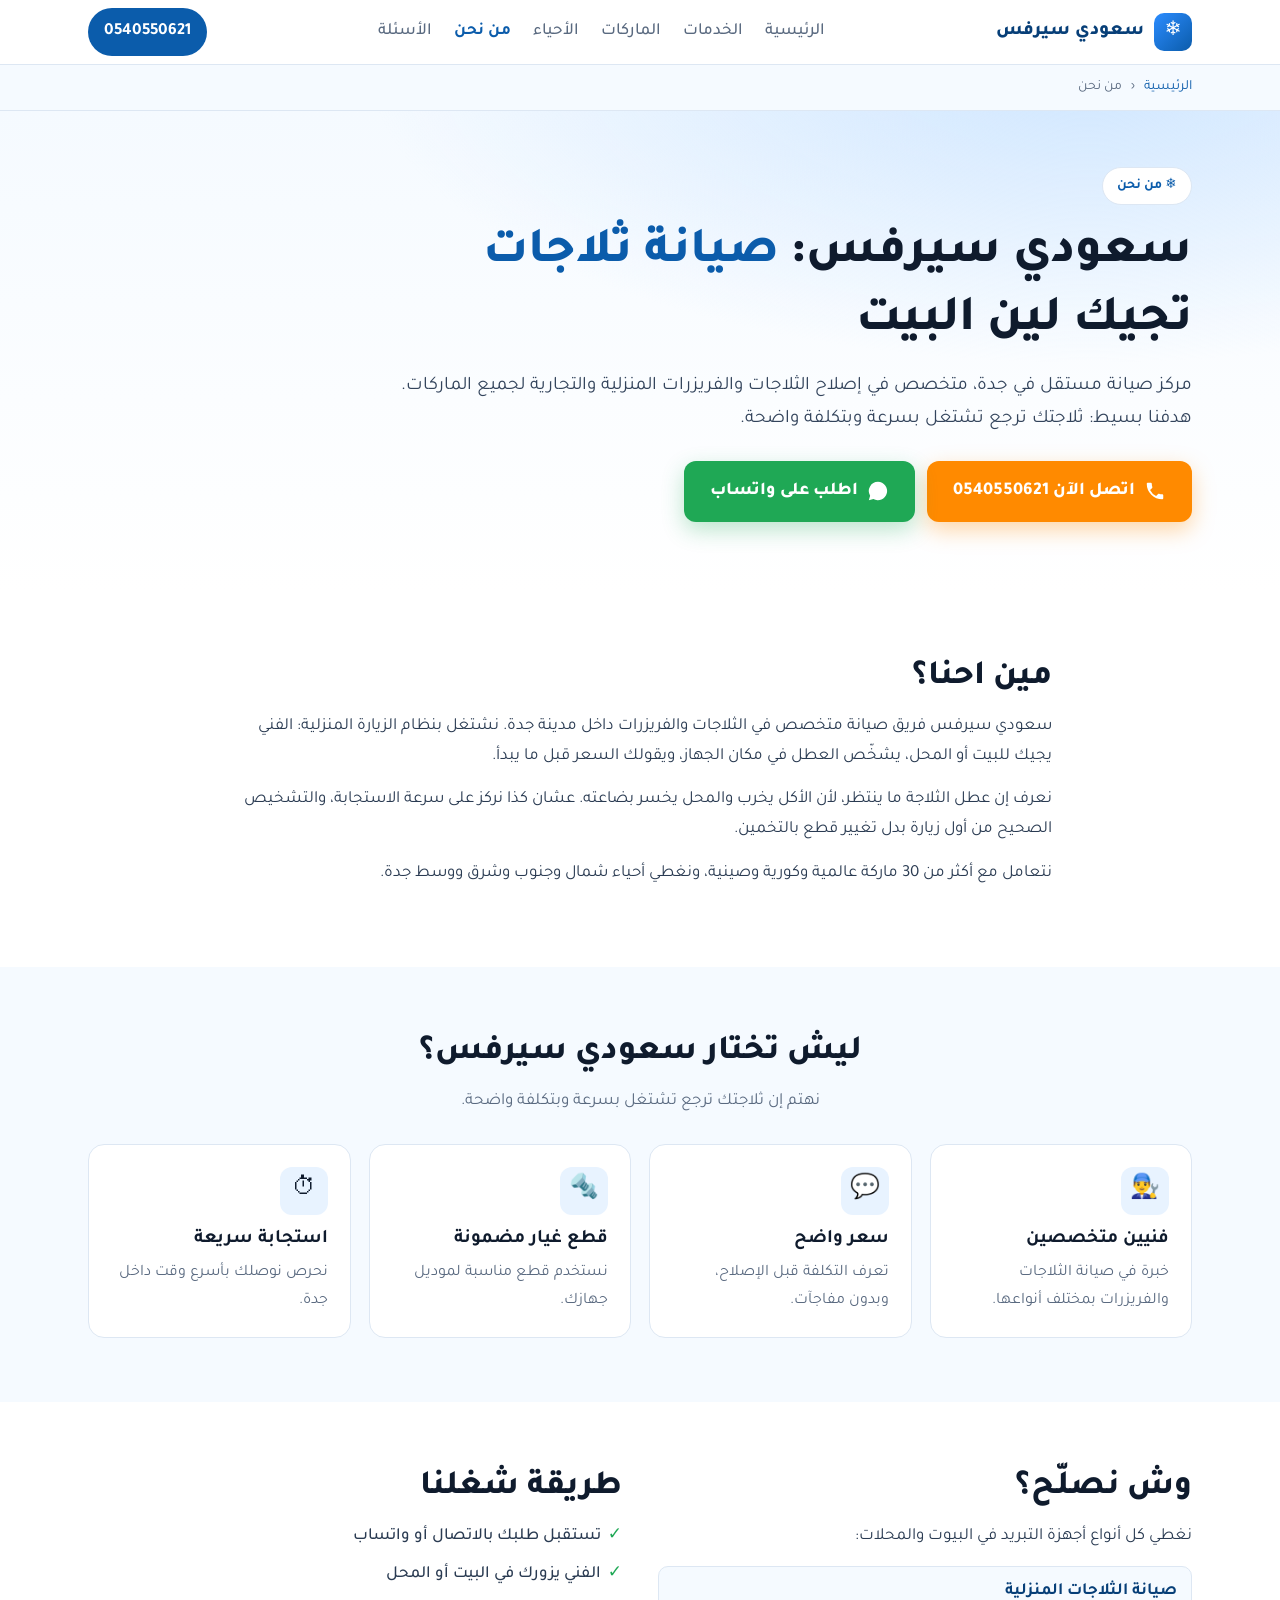
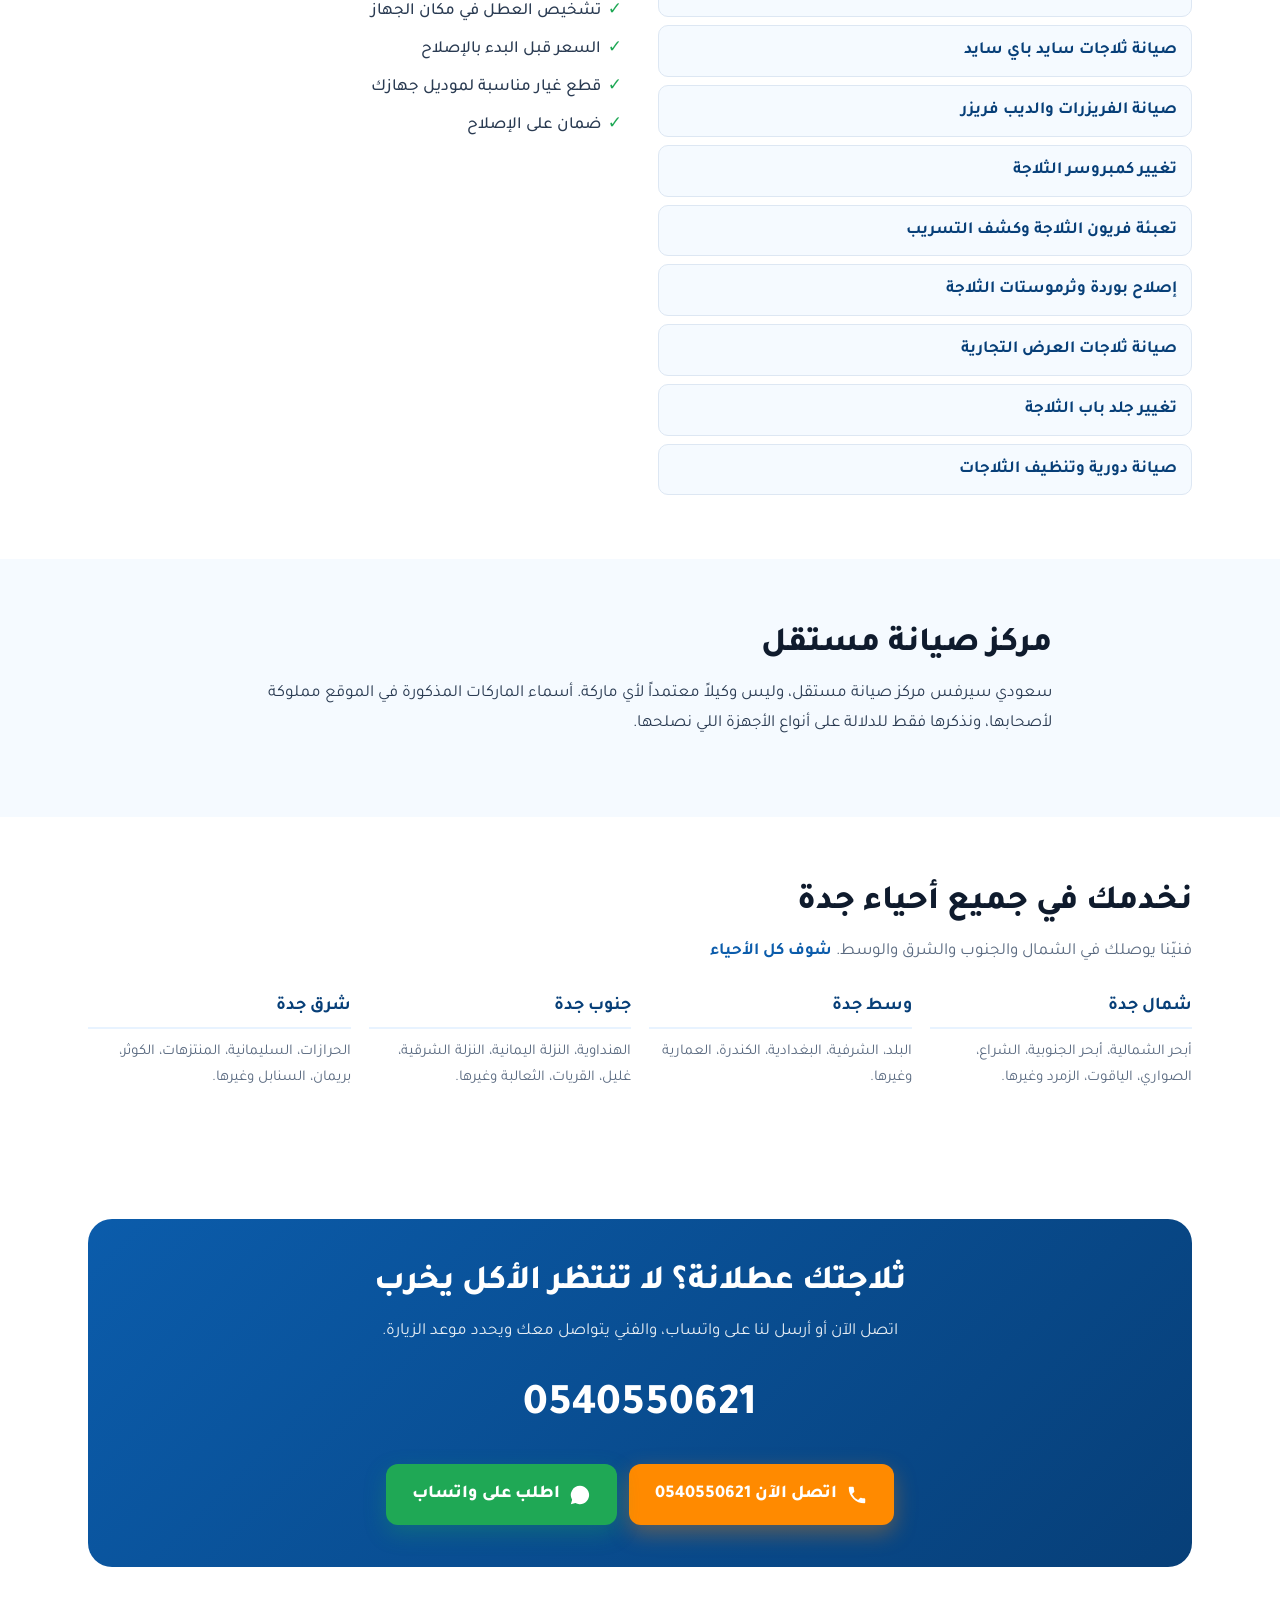
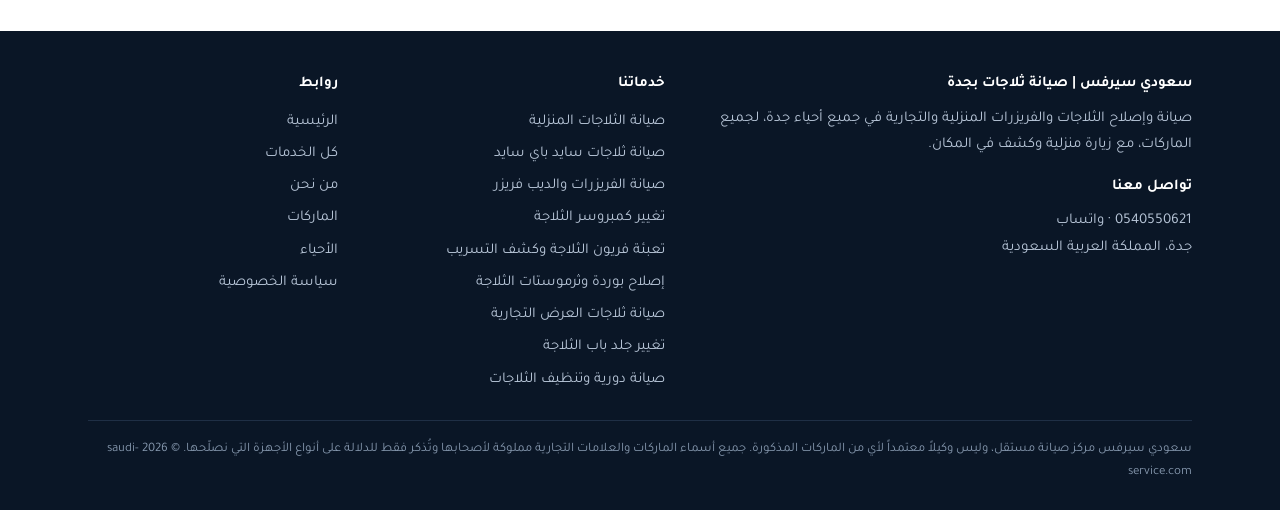
<file: about/index.html>
<!DOCTYPE html>
<html lang="ar" dir="rtl">
<head>
<!-- Google Tag Manager -->
<script>(function(w,d,s,l,i){w[l]=w[l]||[];w[l].push({'gtm.start':
new Date().getTime(),event:'gtm.js'});var f=d.getElementsByTagName(s)[0],
j=d.createElement(s),dl=l!='dataLayer'?'&l='+l:'';j.async=true;j.src=
'https://www.googletagmanager.com/gtm.js?id='+i+dl;f.parentNode.insertBefore(j,f);
})(window,document,'script','dataLayer','GTM-PFMF7WMD');</script>
<!-- End Google Tag Manager -->
<meta charset="UTF-8">
<meta name="viewport" content="width=device-width, initial-scale=1">
<title>من نحن | سعودي سيرفس - صيانة ثلاجات وفريزرات بجدة</title>
<meta name="description" content="تعرّف على سعودي سيرفس: مركز صيانة مستقل للثلاجات والفريزرات المنزلية والتجارية في جدة، بزيارة منزلية وتشخيص في المكان وسعر واضح قبل الإصلاح.">
<link rel="canonical" href="https://saudi-service.com/about/">
<meta name="robots" content="index, follow">
<meta property="og:title" content="من نحن | سعودي سيرفس - صيانة ثلاجات وفريزرات بجدة">
<meta property="og:description" content="تعرّف على سعودي سيرفس: مركز صيانة مستقل للثلاجات والفريزرات المنزلية والتجارية في جدة، بزيارة منزلية وتشخيص في المكان وسعر واضح قبل الإصلاح.">
<meta property="og:type" content="website">
<meta property="og:url" content="https://saudi-service.com/about/">
<meta property="og:locale" content="ar_SA">
<meta name="theme-color" content="#0b5cab">
<link rel="preconnect" href="https://fonts.googleapis.com">
<link rel="preconnect" href="https://fonts.gstatic.com" crossorigin>
<link href="https://fonts.googleapis.com/css2?family=Tajawal:wght@400;500;700;800&display=swap" rel="stylesheet">
<link rel="stylesheet" href="/assets/pages.css">
<script type="application/ld+json">
{
 "@context": "https://schema.org",
 "@type": "AboutPage",
 "name": "من نحن - سعودي سيرفس",
 "url": "https://saudi-service.com/about/",
 "mainEntity": {
  "@type": "HomeAndConstructionBusiness",
  "name": "سعودي سيرفس - صيانة ثلاجات بجدة",
  "url": "https://saudi-service.com/",
  "telephone": "+966540550621",
  "areaServed": {
   "@type": "City",
   "name": "جدة"
  },
  "address": {
   "@type": "PostalAddress",
   "addressLocality": "جدة",
   "addressCountry": "SA"
  }
 }
}
</script>
<script type="application/ld+json">
{
 "@context": "https://schema.org",
 "@type": "BreadcrumbList",
 "itemListElement": [
  {
   "@type": "ListItem",
   "position": 1,
   "name": "الرئيسية",
   "item": "https://saudi-service.com/"
  },
  {
   "@type": "ListItem",
   "position": 2,
   "name": "من نحن",
   "item": "https://saudi-service.com/about/"
  }
 ]
}
</script>
</head>
<body>
<!-- Google Tag Manager (noscript) -->
<noscript><iframe src="https://www.googletagmanager.com/ns.html?id=GTM-PFMF7WMD" height="0" width="0" style="display:none;visibility:hidden"></iframe></noscript>
<!-- End Google Tag Manager (noscript) -->
<header class="top">
  <div class="wrap">
    <a href="/" class="logo"><i>❄</i>سعودي سيرفس</a>
    <nav class="nav">
      <a href="/">الرئيسية</a>
      <a href="/services/">الخدمات</a>
      <a href="/#brands">الماركات</a>
      <a href="/#areas">الأحياء</a>
      <a href="/about/" class="on">من نحن</a>
      <a href="/#faq">الأسئلة</a>
    </nav>
    <a class="top-call js-call" href="tel:+966540550621">0540550621</a>
  </div>
</header>
<nav class="crumbs" aria-label="breadcrumb"><div class="wrap"><a href="/">الرئيسية</a> <b>‹</b> <span>من نحن</span></div></nav>
<section class="hero">
  <div class="wrap one">
    <div>
      <span class="badge">❄ من نحن</span>
      <h1>سعودي سيرفس: <span>صيانة ثلاجات</span> تجيك لين البيت</h1>
      <p class="lead">مركز صيانة مستقل في جدة، متخصص في إصلاح الثلاجات والفريزرات المنزلية والتجارية لجميع الماركات. هدفنا بسيط: ثلاجتك ترجع تشتغل بسرعة وبتكلفة واضحة.</p>
      <div class="cta">
        <a class="btn btn-call js-call" href="tel:+966540550621"><svg viewBox="0 0 24 24"><path d="M6.6 10.8a15.1 15.1 0 0 0 6.6 6.6l2.2-2.2c.3-.3.7-.4 1-.2 1.1.4 2.3.6 3.6.6.6 0 1 .4 1 1V20c0 .6-.4 1-1 1A17 17 0 0 1 3 4c0-.6.4-1 1-1h3.5c.6 0 1 .4 1 1 0 1.3.2 2.5.6 3.6.1.3 0 .7-.2 1z"/></svg> اتصل الآن 0540550621</a>
        <a class="btn btn-wa js-wa" href="https://wa.me/966540550621?text=%D8%A7%D9%84%D8%B3%D9%84%D8%A7%D9%85%20%D8%B9%D9%84%D9%8A%D9%83%D9%85%D8%8C%20%D8%A3%D8%AD%D8%AA%D8%A7%D8%AC%20%D8%B5%D9%8A%D8%A7%D9%86%D8%A9%20%D8%AB%D9%84%D8%A7%D8%AC%D8%A9%20%D9%81%D9%8A%20%D8%AC%D8%AF%D8%A9" target="_blank" rel="noopener"><svg viewBox="0 0 24 24"><path d="M12 2a10 10 0 0 0-8.6 15.1L2 22l5-1.3A10 10 0 1 0 12 2z"/></svg> اطلب على واتساب</a>
      </div>
    </div>
  </div>
</section>

<section>
  <div class="wrap prose">
    <h2>مين احنا؟</h2>
    <p>سعودي سيرفس فريق صيانة متخصص في الثلاجات والفريزرات داخل مدينة جدة. نشتغل بنظام الزيارة المنزلية: الفني يجيك للبيت أو المحل، يشخّص العطل في مكان الجهاز، ويقولك السعر قبل ما يبدأ.</p>
    <p>نعرف إن عطل الثلاجة ما ينتظر، لأن الأكل يخرب والمحل يخسر بضاعته. عشان كذا نركز على سرعة الاستجابة، والتشخيص الصحيح من أول زيارة بدل تغيير قطع بالتخمين.</p>
    <p>نتعامل مع أكثر من 30 ماركة عالمية وكورية وصينية، ونغطي أحياء شمال وجنوب وشرق ووسط جدة.</p>
  </div>
</section>

<section class="bg-ice">
  <div class="wrap">
    <h2 class="center">ليش تختار سعودي سيرفس؟</h2>
    <p class="sub center">نهتم إن ثلاجتك ترجع تشتغل بسرعة وبتكلفة واضحة.</p>
    <div class="grid g4">
      <div class="card"><div class="ic">👨‍🔧</div><h3>فنيين متخصصين</h3><p>خبرة في صيانة الثلاجات والفريزرات بمختلف أنواعها.</p></div>
      <div class="card"><div class="ic">💬</div><h3>سعر واضح</h3><p>تعرف التكلفة قبل الإصلاح، وبدون مفاجآت.</p></div>
      <div class="card"><div class="ic">🔩</div><h3>قطع غيار مضمونة</h3><p>نستخدم قطع مناسبة لموديل جهازك.</p></div>
      <div class="card"><div class="ic">⏱</div><h3>استجابة سريعة</h3><p>نحرص نوصلك بأسرع وقت داخل جدة.</p></div>
    </div>
  </div>
</section>

<section>
  <div class="wrap two">
    <div class="prose">
      <h2>وش نصلّح؟</h2>
      <p>نغطي كل أنواع أجهزة التبريد في البيوت والمحلات:</p>
      <ul class="svc-list"><li><a href="/services/home-fridge-repair/">صيانة الثلاجات المنزلية</a></li><li><a href="/services/side-by-side-repair/">صيانة ثلاجات سايد باي سايد</a></li><li><a href="/services/freezer-repair/">صيانة الفريزرات والديب فريزر</a></li><li><a href="/services/compressor-replacement/">تغيير كمبروسر الثلاجة</a></li><li><a href="/services/freon-refill/">تعبئة فريون الثلاجة وكشف التسريب</a></li><li><a href="/services/board-thermostat-repair/">إصلاح بوردة وثرموستات الثلاجة</a></li><li><a href="/services/commercial-fridge-repair/">صيانة ثلاجات العرض التجارية</a></li><li><a href="/services/door-gasket-replacement/">تغيير جلد باب الثلاجة</a></li><li><a href="/services/fridge-maintenance-cleaning/">صيانة دورية وتنظيف الثلاجات</a></li></ul>
    </div>
    <div class="prose">
      <h2>طريقة شغلنا</h2>
      <ul class="ticks col">
        <li>تستقبل طلبك بالاتصال أو واتساب</li>
        <li>الفني يزورك في البيت أو المحل</li>
        <li>تشخيص العطل في مكان الجهاز</li>
        <li>السعر قبل البدء بالإصلاح</li>
        <li>قطع غيار مناسبة لموديل جهازك</li>
        <li>ضمان على الإصلاح</li>
      </ul>
    </div>
  </div>
</section>

<section class="bg-ice">
  <div class="wrap prose">
    <h2>مركز صيانة مستقل</h2>
    <p>سعودي سيرفس مركز صيانة مستقل، وليس وكيلاً معتمداً لأي ماركة. أسماء الماركات المذكورة في الموقع مملوكة لأصحابها، ونذكرها فقط للدلالة على أنواع الأجهزة اللي نصلحها.</p>
  </div>
</section>
<section >
  <div class="wrap">
    <h2>نخدمك في جميع أحياء جدة</h2>
    <p class="sub">فنيّنا يوصلك في الشمال والجنوب والشرق والوسط. <a href="/#areas" class="lnk">شوف كل الأحياء</a></p>
    <div class="areas"><div class="area"><h3>شمال جدة</h3><p>أبحر الشمالية، أبحر الجنوبية، الشراع، الصواري، الياقوت، الزمرد وغيرها.</p></div><div class="area"><h3>وسط جدة</h3><p>البلد، الشرفية، البغدادية، الكندرة، العمارية وغيرها.</p></div><div class="area"><h3>جنوب جدة</h3><p>الهنداوية، النزلة اليمانية، النزلة الشرقية، غليل، القريات، الثعالبة وغيرها.</p></div><div class="area"><h3>شرق جدة</h3><p>الحرازات، السليمانية، المنتزهات، الكوثر، بريمان، السنابل وغيرها.</p></div></div>
  </div>
</section>
<section>
  <div class="wrap">
    <div class="final">
      <h2>ثلاجتك عطلانة؟ لا تنتظر الأكل يخرب</h2>
      <p>اتصل الآن أو أرسل لنا على واتساب، والفني يتواصل معك ويحدد موعد الزيارة.</p>
      <a class="num js-call" href="tel:+966540550621">0540550621</a>
      <div class="cta" style="justify-content:center;margin:0">
        <a class="btn btn-call js-call" href="tel:+966540550621"><svg viewBox="0 0 24 24"><path d="M6.6 10.8a15.1 15.1 0 0 0 6.6 6.6l2.2-2.2c.3-.3.7-.4 1-.2 1.1.4 2.3.6 3.6.6.6 0 1 .4 1 1V20c0 .6-.4 1-1 1A17 17 0 0 1 3 4c0-.6.4-1 1-1h3.5c.6 0 1 .4 1 1 0 1.3.2 2.5.6 3.6.1.3 0 .7-.2 1z"/></svg> اتصل الآن 0540550621</a>
        <a class="btn btn-wa js-wa" href="https://wa.me/966540550621?text=%D8%A7%D9%84%D8%B3%D9%84%D8%A7%D9%85%20%D8%B9%D9%84%D9%8A%D9%83%D9%85%D8%8C%20%D8%A3%D8%AD%D8%AA%D8%A7%D8%AC%20%D8%B5%D9%8A%D8%A7%D9%86%D8%A9%20%D8%AB%D9%84%D8%A7%D8%AC%D8%A9%20%D9%81%D9%8A%20%D8%AC%D8%AF%D8%A9" target="_blank" rel="noopener"><svg viewBox="0 0 24 24"><path d="M12 2a10 10 0 0 0-8.6 15.1L2 22l5-1.3A10 10 0 1 0 12 2z"/></svg> اطلب على واتساب</a>
      </div>
    </div>
  </div>
</section>
<footer>
  <div class="wrap">
    <div class="cols">
      <div>
        <h4>سعودي سيرفس | صيانة ثلاجات بجدة</h4>
        <p>صيانة وإصلاح الثلاجات والفريزرات المنزلية والتجارية في جميع أحياء جدة، لجميع الماركات، مع زيارة منزلية وكشف في المكان.</p>
        <h4 style="margin-top:16px">تواصل معنا</h4>
        <p><a class="js-call" href="tel:+966540550621" style="direction:ltr;display:inline-block">0540550621</a> · <a class="js-wa" href="https://wa.me/966540550621" target="_blank" rel="noopener">واتساب</a></p>
        <p>جدة، المملكة العربية السعودية</p>
      </div>
      <div class="flinks">
        <h4>خدماتنا</h4>
        <a href="/services/home-fridge-repair/">صيانة الثلاجات المنزلية</a>
<a href="/services/side-by-side-repair/">صيانة ثلاجات سايد باي سايد</a>
<a href="/services/freezer-repair/">صيانة الفريزرات والديب فريزر</a>
<a href="/services/compressor-replacement/">تغيير كمبروسر الثلاجة</a>
<a href="/services/freon-refill/">تعبئة فريون الثلاجة وكشف التسريب</a>
<a href="/services/board-thermostat-repair/">إصلاح بوردة وثرموستات الثلاجة</a>
<a href="/services/commercial-fridge-repair/">صيانة ثلاجات العرض التجارية</a>
<a href="/services/door-gasket-replacement/">تغيير جلد باب الثلاجة</a>
<a href="/services/fridge-maintenance-cleaning/">صيانة دورية وتنظيف الثلاجات</a>
      </div>
      <div class="flinks">
        <h4>روابط</h4>
        <a href="/">الرئيسية</a>
        <a href="/services/">كل الخدمات</a>
        <a href="/about/">من نحن</a>
        <a href="/#brands">الماركات</a>
        <a href="/#areas">الأحياء</a>
        <a href="/#privacy">سياسة الخصوصية</a>
      </div>
    </div>
    <p class="note">سعودي سيرفس مركز صيانة مستقل، وليس وكيلاً معتمداً لأي من الماركات المذكورة. جميع أسماء الماركات والعلامات التجارية مملوكة لأصحابها وتُذكر فقط للدلالة على أنواع الأجهزة التي نصلّحها. © <span id="yr">2026</span> saudi-service.com</p>
  </div>
</footer>

<div class="bar">
  <a class="c js-call" href="tel:+966540550621"><svg viewBox="0 0 24 24"><path d="M6.6 10.8a15.1 15.1 0 0 0 6.6 6.6l2.2-2.2c.3-.3.7-.4 1-.2 1.1.4 2.3.6 3.6.6.6 0 1 .4 1 1V20c0 .6-.4 1-1 1A17 17 0 0 1 3 4c0-.6.4-1 1-1h3.5c.6 0 1 .4 1 1 0 1.3.2 2.5.6 3.6.1.3 0 .7-.2 1z"/></svg> اتصل</a>
  <a class="w js-wa" href="https://wa.me/966540550621" target="_blank" rel="noopener"><svg viewBox="0 0 24 24"><path d="M12 2a10 10 0 0 0-8.6 15.1L2 22l5-1.3A10 10 0 1 0 12 2z"/></svg> واتساب</a>
</div>

<script>
function track(kind){
  window.dataLayer = window.dataLayer || [];
  window.dataLayer.push({event: kind === 'call' ? 'call_click' : 'whatsapp_click'});
}
document.querySelectorAll('.js-call').forEach(function(a){ a.addEventListener('click', function(){ track('call'); }); });
document.querySelectorAll('.js-wa').forEach(function(a){ a.addEventListener('click', function(){ track('wa'); }); });
document.getElementById('yr').textContent = new Date().getFullYear();
</script>
</body>
</html>
</file>
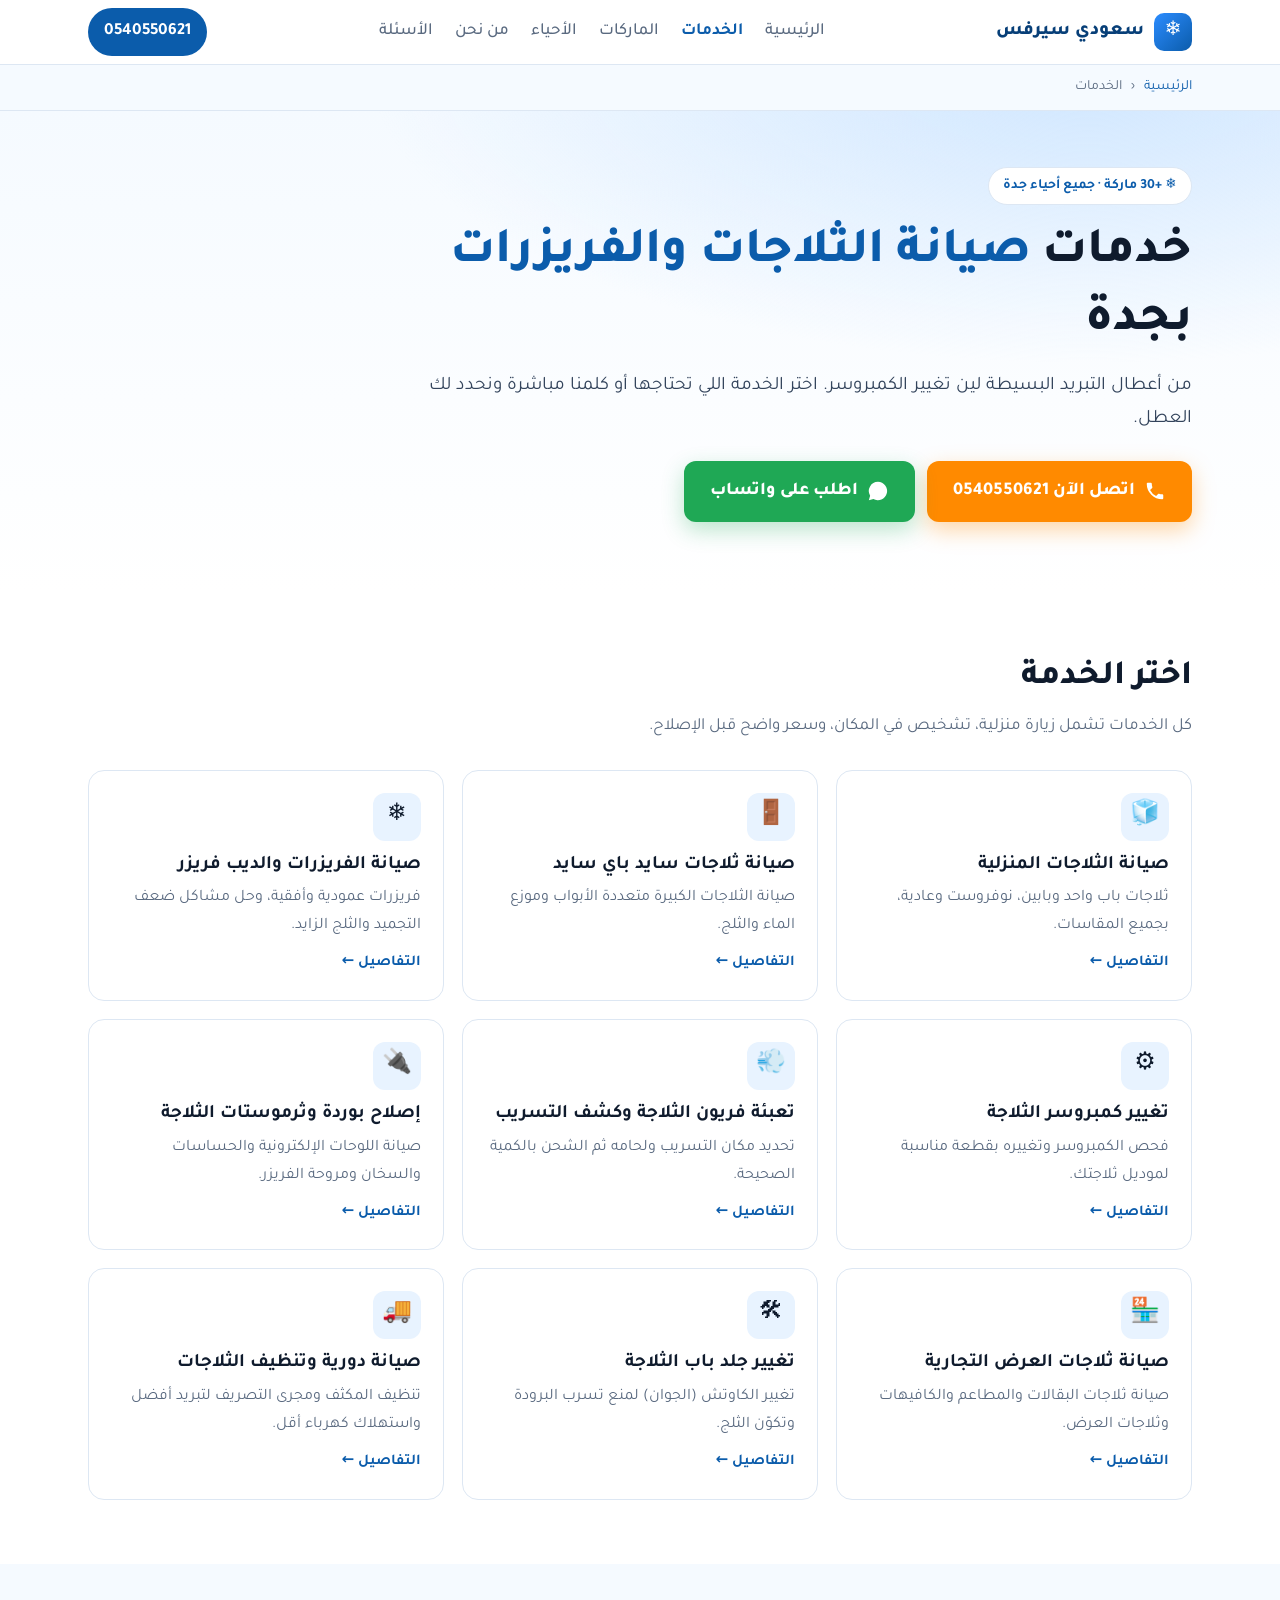
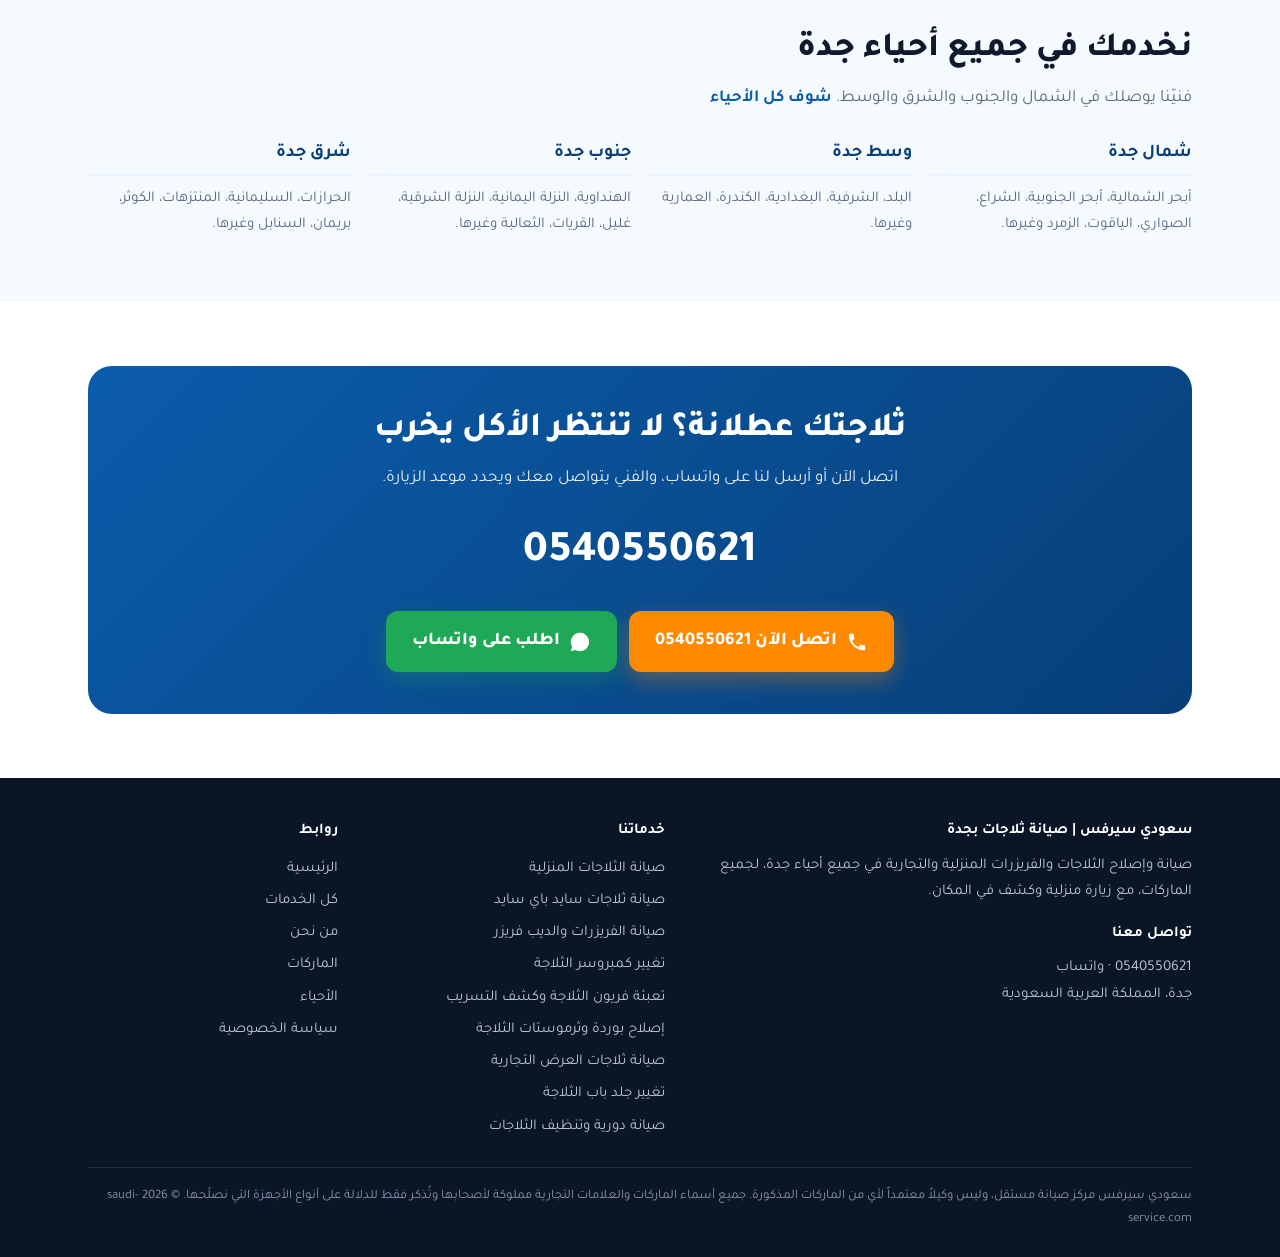
<file: services/index.html>
<!DOCTYPE html>
<html lang="ar" dir="rtl">
<head>
<!-- Google Tag Manager -->
<script>(function(w,d,s,l,i){w[l]=w[l]||[];w[l].push({'gtm.start':
new Date().getTime(),event:'gtm.js'});var f=d.getElementsByTagName(s)[0],
j=d.createElement(s),dl=l!='dataLayer'?'&l='+l:'';j.async=true;j.src=
'https://www.googletagmanager.com/gtm.js?id='+i+dl;f.parentNode.insertBefore(j,f);
})(window,document,'script','dataLayer','GTM-PFMF7WMD');</script>
<!-- End Google Tag Manager -->
<meta charset="UTF-8">
<meta name="viewport" content="width=device-width, initial-scale=1">
<title>خدمات صيانة الثلاجات والفريزرات بجدة | سعودي سيرفس</title>
<meta name="description" content="كل خدمات صيانة الثلاجات والفريزرات بجدة: ثلاجات منزلية وسايد باي سايد، فريزرات، تغيير كمبروسر، تعبئة فريون، بوردة وثرموستات، ثلاجات عرض تجارية. اتصل 0540550621">
<link rel="canonical" href="https://saudi-service.com/services/">
<meta name="robots" content="index, follow">
<meta property="og:title" content="خدمات صيانة الثلاجات والفريزرات بجدة | سعودي سيرفس">
<meta property="og:description" content="كل خدمات صيانة الثلاجات والفريزرات بجدة: ثلاجات منزلية وسايد باي سايد، فريزرات، تغيير كمبروسر، تعبئة فريون، بوردة وثرموستات، ثلاجات عرض تجارية. اتصل 0540550621">
<meta property="og:type" content="website">
<meta property="og:url" content="https://saudi-service.com/services/">
<meta property="og:locale" content="ar_SA">
<meta name="theme-color" content="#0b5cab">
<link rel="preconnect" href="https://fonts.googleapis.com">
<link rel="preconnect" href="https://fonts.gstatic.com" crossorigin>
<link href="https://fonts.googleapis.com/css2?family=Tajawal:wght@400;500;700;800&display=swap" rel="stylesheet">
<link rel="stylesheet" href="/assets/pages.css">
<script type="application/ld+json">
{
 "@context": "https://schema.org",
 "@type": "ItemList",
 "itemListElement": [
  {
   "@type": "ListItem",
   "position": 1,
   "name": "صيانة الثلاجات المنزلية",
   "url": "https://saudi-service.com/services/home-fridge-repair/"
  },
  {
   "@type": "ListItem",
   "position": 2,
   "name": "صيانة ثلاجات سايد باي سايد",
   "url": "https://saudi-service.com/services/side-by-side-repair/"
  },
  {
   "@type": "ListItem",
   "position": 3,
   "name": "صيانة الفريزرات والديب فريزر",
   "url": "https://saudi-service.com/services/freezer-repair/"
  },
  {
   "@type": "ListItem",
   "position": 4,
   "name": "تغيير كمبروسر الثلاجة",
   "url": "https://saudi-service.com/services/compressor-replacement/"
  },
  {
   "@type": "ListItem",
   "position": 5,
   "name": "تعبئة فريون الثلاجة وكشف التسريب",
   "url": "https://saudi-service.com/services/freon-refill/"
  },
  {
   "@type": "ListItem",
   "position": 6,
   "name": "إصلاح بوردة وثرموستات الثلاجة",
   "url": "https://saudi-service.com/services/board-thermostat-repair/"
  },
  {
   "@type": "ListItem",
   "position": 7,
   "name": "صيانة ثلاجات العرض التجارية",
   "url": "https://saudi-service.com/services/commercial-fridge-repair/"
  },
  {
   "@type": "ListItem",
   "position": 8,
   "name": "تغيير جلد باب الثلاجة",
   "url": "https://saudi-service.com/services/door-gasket-replacement/"
  },
  {
   "@type": "ListItem",
   "position": 9,
   "name": "صيانة دورية وتنظيف الثلاجات",
   "url": "https://saudi-service.com/services/fridge-maintenance-cleaning/"
  }
 ]
}
</script>
<script type="application/ld+json">
{
 "@context": "https://schema.org",
 "@type": "BreadcrumbList",
 "itemListElement": [
  {
   "@type": "ListItem",
   "position": 1,
   "name": "الرئيسية",
   "item": "https://saudi-service.com/"
  },
  {
   "@type": "ListItem",
   "position": 2,
   "name": "الخدمات",
   "item": "https://saudi-service.com/services/"
  }
 ]
}
</script>
</head>
<body>
<!-- Google Tag Manager (noscript) -->
<noscript><iframe src="https://www.googletagmanager.com/ns.html?id=GTM-PFMF7WMD" height="0" width="0" style="display:none;visibility:hidden"></iframe></noscript>
<!-- End Google Tag Manager (noscript) -->
<header class="top">
  <div class="wrap">
    <a href="/" class="logo"><i>❄</i>سعودي سيرفس</a>
    <nav class="nav">
      <a href="/">الرئيسية</a>
      <a href="/services/" class="on">الخدمات</a>
      <a href="/#brands">الماركات</a>
      <a href="/#areas">الأحياء</a>
      <a href="/about/">من نحن</a>
      <a href="/#faq">الأسئلة</a>
    </nav>
    <a class="top-call js-call" href="tel:+966540550621">0540550621</a>
  </div>
</header>
<nav class="crumbs" aria-label="breadcrumb"><div class="wrap"><a href="/">الرئيسية</a> <b>‹</b> <span>الخدمات</span></div></nav>
<section class="hero">
  <div class="wrap one">
    <div>
      <span class="badge">❄ +30 ماركة · جميع أحياء جدة</span>
      <h1>خدمات <span>صيانة الثلاجات والفريزرات</span> بجدة</h1>
      <p class="lead">من أعطال التبريد البسيطة لين تغيير الكمبروسر. اختر الخدمة اللي تحتاجها أو كلمنا مباشرة ونحدد لك العطل.</p>
      <div class="cta">
        <a class="btn btn-call js-call" href="tel:+966540550621"><svg viewBox="0 0 24 24"><path d="M6.6 10.8a15.1 15.1 0 0 0 6.6 6.6l2.2-2.2c.3-.3.7-.4 1-.2 1.1.4 2.3.6 3.6.6.6 0 1 .4 1 1V20c0 .6-.4 1-1 1A17 17 0 0 1 3 4c0-.6.4-1 1-1h3.5c.6 0 1 .4 1 1 0 1.3.2 2.5.6 3.6.1.3 0 .7-.2 1z"/></svg> اتصل الآن 0540550621</a>
        <a class="btn btn-wa js-wa" href="https://wa.me/966540550621?text=%D8%A7%D9%84%D8%B3%D9%84%D8%A7%D9%85%20%D8%B9%D9%84%D9%8A%D9%83%D9%85%D8%8C%20%D8%A3%D8%AD%D8%AA%D8%A7%D8%AC%20%D8%B5%D9%8A%D8%A7%D9%86%D8%A9%20%D8%AB%D9%84%D8%A7%D8%AC%D8%A9%20%D9%81%D9%8A%20%D8%AC%D8%AF%D8%A9" target="_blank" rel="noopener"><svg viewBox="0 0 24 24"><path d="M12 2a10 10 0 0 0-8.6 15.1L2 22l5-1.3A10 10 0 1 0 12 2z"/></svg> اطلب على واتساب</a>
      </div>
    </div>
  </div>
</section>
<section>
  <div class="wrap">
    <h2>اختر الخدمة</h2>
    <p class="sub">كل الخدمات تشمل زيارة منزلية، تشخيص في المكان، وسعر واضح قبل الإصلاح.</p>
    <div class="grid g3"><a class="card" href="/services/home-fridge-repair/"><div class="ic">🧊</div><h3>صيانة الثلاجات المنزلية</h3><p>ثلاجات باب واحد وبابين، نوفروست وعادية، بجميع المقاسات.</p><span class="more">التفاصيل ←</span></a><a class="card" href="/services/side-by-side-repair/"><div class="ic">🚪</div><h3>صيانة ثلاجات سايد باي سايد</h3><p>صيانة الثلاجات الكبيرة متعددة الأبواب وموزع الماء والثلج.</p><span class="more">التفاصيل ←</span></a><a class="card" href="/services/freezer-repair/"><div class="ic">❄</div><h3>صيانة الفريزرات والديب فريزر</h3><p>فريزرات عمودية وأفقية، وحل مشاكل ضعف التجميد والثلج الزايد.</p><span class="more">التفاصيل ←</span></a><a class="card" href="/services/compressor-replacement/"><div class="ic">⚙</div><h3>تغيير كمبروسر الثلاجة</h3><p>فحص الكمبروسر وتغييره بقطعة مناسبة لموديل ثلاجتك.</p><span class="more">التفاصيل ←</span></a><a class="card" href="/services/freon-refill/"><div class="ic">💨</div><h3>تعبئة فريون الثلاجة وكشف التسريب</h3><p>تحديد مكان التسريب ولحامه ثم الشحن بالكمية الصحيحة.</p><span class="more">التفاصيل ←</span></a><a class="card" href="/services/board-thermostat-repair/"><div class="ic">🔌</div><h3>إصلاح بوردة وثرموستات الثلاجة</h3><p>صيانة اللوحات الإلكترونية والحساسات والسخان ومروحة الفريزر.</p><span class="more">التفاصيل ←</span></a><a class="card" href="/services/commercial-fridge-repair/"><div class="ic">🏪</div><h3>صيانة ثلاجات العرض التجارية</h3><p>صيانة ثلاجات البقالات والمطاعم والكافيهات وثلاجات العرض.</p><span class="more">التفاصيل ←</span></a><a class="card" href="/services/door-gasket-replacement/"><div class="ic">🛠</div><h3>تغيير جلد باب الثلاجة</h3><p>تغيير الكاوتش (الجوان) لمنع تسرب البرودة وتكوّن الثلج.</p><span class="more">التفاصيل ←</span></a><a class="card" href="/services/fridge-maintenance-cleaning/"><div class="ic">🚚</div><h3>صيانة دورية وتنظيف الثلاجات</h3><p>تنظيف المكثف ومجرى التصريف لتبريد أفضل واستهلاك كهرباء أقل.</p><span class="more">التفاصيل ←</span></a></div>
  </div>
</section>
<section class="bg-ice">
  <div class="wrap">
    <h2>نخدمك في جميع أحياء جدة</h2>
    <p class="sub">فنيّنا يوصلك في الشمال والجنوب والشرق والوسط. <a href="/#areas" class="lnk">شوف كل الأحياء</a></p>
    <div class="areas"><div class="area"><h3>شمال جدة</h3><p>أبحر الشمالية، أبحر الجنوبية، الشراع، الصواري، الياقوت، الزمرد وغيرها.</p></div><div class="area"><h3>وسط جدة</h3><p>البلد، الشرفية، البغدادية، الكندرة، العمارية وغيرها.</p></div><div class="area"><h3>جنوب جدة</h3><p>الهنداوية، النزلة اليمانية، النزلة الشرقية، غليل، القريات، الثعالبة وغيرها.</p></div><div class="area"><h3>شرق جدة</h3><p>الحرازات، السليمانية، المنتزهات، الكوثر، بريمان، السنابل وغيرها.</p></div></div>
  </div>
</section>
<section>
  <div class="wrap">
    <div class="final">
      <h2>ثلاجتك عطلانة؟ لا تنتظر الأكل يخرب</h2>
      <p>اتصل الآن أو أرسل لنا على واتساب، والفني يتواصل معك ويحدد موعد الزيارة.</p>
      <a class="num js-call" href="tel:+966540550621">0540550621</a>
      <div class="cta" style="justify-content:center;margin:0">
        <a class="btn btn-call js-call" href="tel:+966540550621"><svg viewBox="0 0 24 24"><path d="M6.6 10.8a15.1 15.1 0 0 0 6.6 6.6l2.2-2.2c.3-.3.7-.4 1-.2 1.1.4 2.3.6 3.6.6.6 0 1 .4 1 1V20c0 .6-.4 1-1 1A17 17 0 0 1 3 4c0-.6.4-1 1-1h3.5c.6 0 1 .4 1 1 0 1.3.2 2.5.6 3.6.1.3 0 .7-.2 1z"/></svg> اتصل الآن 0540550621</a>
        <a class="btn btn-wa js-wa" href="https://wa.me/966540550621?text=%D8%A7%D9%84%D8%B3%D9%84%D8%A7%D9%85%20%D8%B9%D9%84%D9%8A%D9%83%D9%85%D8%8C%20%D8%A3%D8%AD%D8%AA%D8%A7%D8%AC%20%D8%B5%D9%8A%D8%A7%D9%86%D8%A9%20%D8%AB%D9%84%D8%A7%D8%AC%D8%A9%20%D9%81%D9%8A%20%D8%AC%D8%AF%D8%A9" target="_blank" rel="noopener"><svg viewBox="0 0 24 24"><path d="M12 2a10 10 0 0 0-8.6 15.1L2 22l5-1.3A10 10 0 1 0 12 2z"/></svg> اطلب على واتساب</a>
      </div>
    </div>
  </div>
</section>
<footer>
  <div class="wrap">
    <div class="cols">
      <div>
        <h4>سعودي سيرفس | صيانة ثلاجات بجدة</h4>
        <p>صيانة وإصلاح الثلاجات والفريزرات المنزلية والتجارية في جميع أحياء جدة، لجميع الماركات، مع زيارة منزلية وكشف في المكان.</p>
        <h4 style="margin-top:16px">تواصل معنا</h4>
        <p><a class="js-call" href="tel:+966540550621" style="direction:ltr;display:inline-block">0540550621</a> · <a class="js-wa" href="https://wa.me/966540550621" target="_blank" rel="noopener">واتساب</a></p>
        <p>جدة، المملكة العربية السعودية</p>
      </div>
      <div class="flinks">
        <h4>خدماتنا</h4>
        <a href="/services/home-fridge-repair/">صيانة الثلاجات المنزلية</a>
<a href="/services/side-by-side-repair/">صيانة ثلاجات سايد باي سايد</a>
<a href="/services/freezer-repair/">صيانة الفريزرات والديب فريزر</a>
<a href="/services/compressor-replacement/">تغيير كمبروسر الثلاجة</a>
<a href="/services/freon-refill/">تعبئة فريون الثلاجة وكشف التسريب</a>
<a href="/services/board-thermostat-repair/">إصلاح بوردة وثرموستات الثلاجة</a>
<a href="/services/commercial-fridge-repair/">صيانة ثلاجات العرض التجارية</a>
<a href="/services/door-gasket-replacement/">تغيير جلد باب الثلاجة</a>
<a href="/services/fridge-maintenance-cleaning/">صيانة دورية وتنظيف الثلاجات</a>
      </div>
      <div class="flinks">
        <h4>روابط</h4>
        <a href="/">الرئيسية</a>
        <a href="/services/">كل الخدمات</a>
        <a href="/about/">من نحن</a>
        <a href="/#brands">الماركات</a>
        <a href="/#areas">الأحياء</a>
        <a href="/#privacy">سياسة الخصوصية</a>
      </div>
    </div>
    <p class="note">سعودي سيرفس مركز صيانة مستقل، وليس وكيلاً معتمداً لأي من الماركات المذكورة. جميع أسماء الماركات والعلامات التجارية مملوكة لأصحابها وتُذكر فقط للدلالة على أنواع الأجهزة التي نصلّحها. © <span id="yr">2026</span> saudi-service.com</p>
  </div>
</footer>

<div class="bar">
  <a class="c js-call" href="tel:+966540550621"><svg viewBox="0 0 24 24"><path d="M6.6 10.8a15.1 15.1 0 0 0 6.6 6.6l2.2-2.2c.3-.3.7-.4 1-.2 1.1.4 2.3.6 3.6.6.6 0 1 .4 1 1V20c0 .6-.4 1-1 1A17 17 0 0 1 3 4c0-.6.4-1 1-1h3.5c.6 0 1 .4 1 1 0 1.3.2 2.5.6 3.6.1.3 0 .7-.2 1z"/></svg> اتصل</a>
  <a class="w js-wa" href="https://wa.me/966540550621" target="_blank" rel="noopener"><svg viewBox="0 0 24 24"><path d="M12 2a10 10 0 0 0-8.6 15.1L2 22l5-1.3A10 10 0 1 0 12 2z"/></svg> واتساب</a>
</div>

<script>
function track(kind){
  window.dataLayer = window.dataLayer || [];
  window.dataLayer.push({event: kind === 'call' ? 'call_click' : 'whatsapp_click'});
}
document.querySelectorAll('.js-call').forEach(function(a){ a.addEventListener('click', function(){ track('call'); }); });
document.querySelectorAll('.js-wa').forEach(function(a){ a.addEventListener('click', function(){ track('wa'); }); });
document.getElementById('yr').textContent = new Date().getFullYear();
</script>
</body>
</html>
</file>
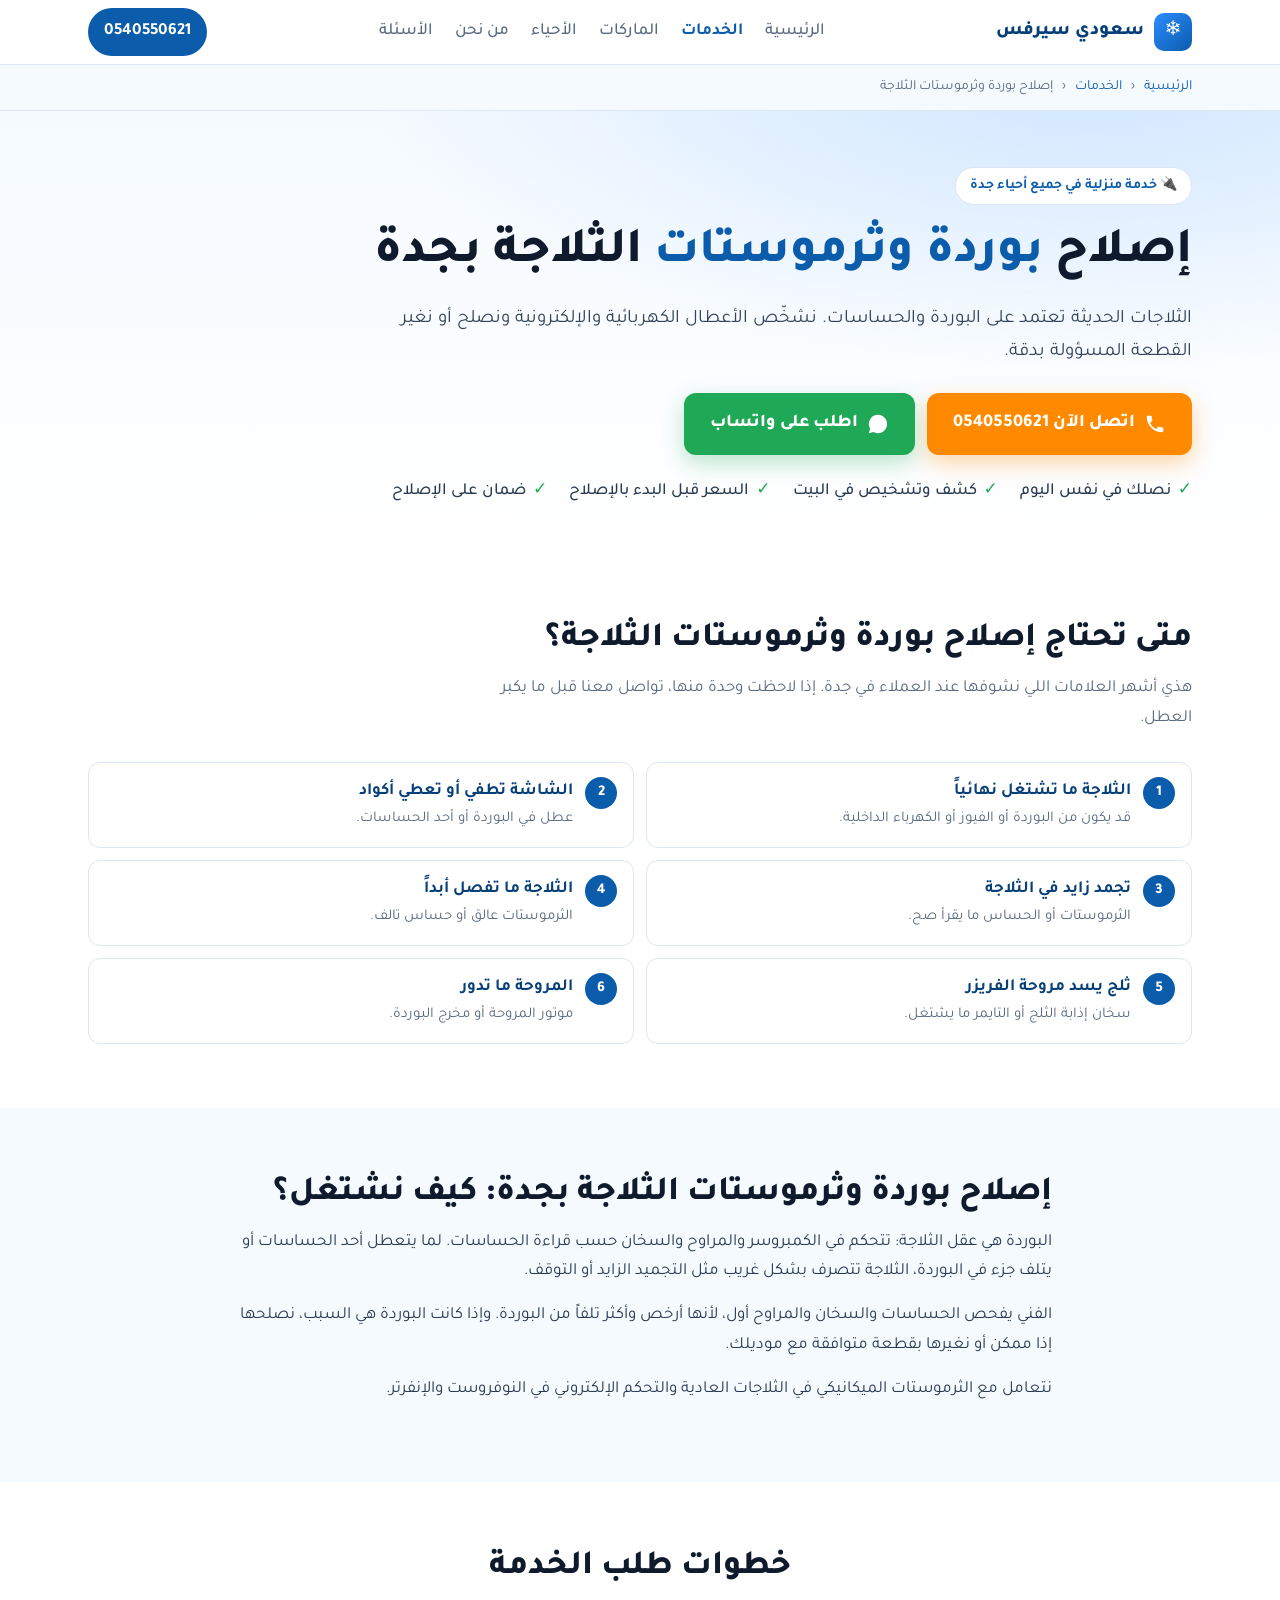
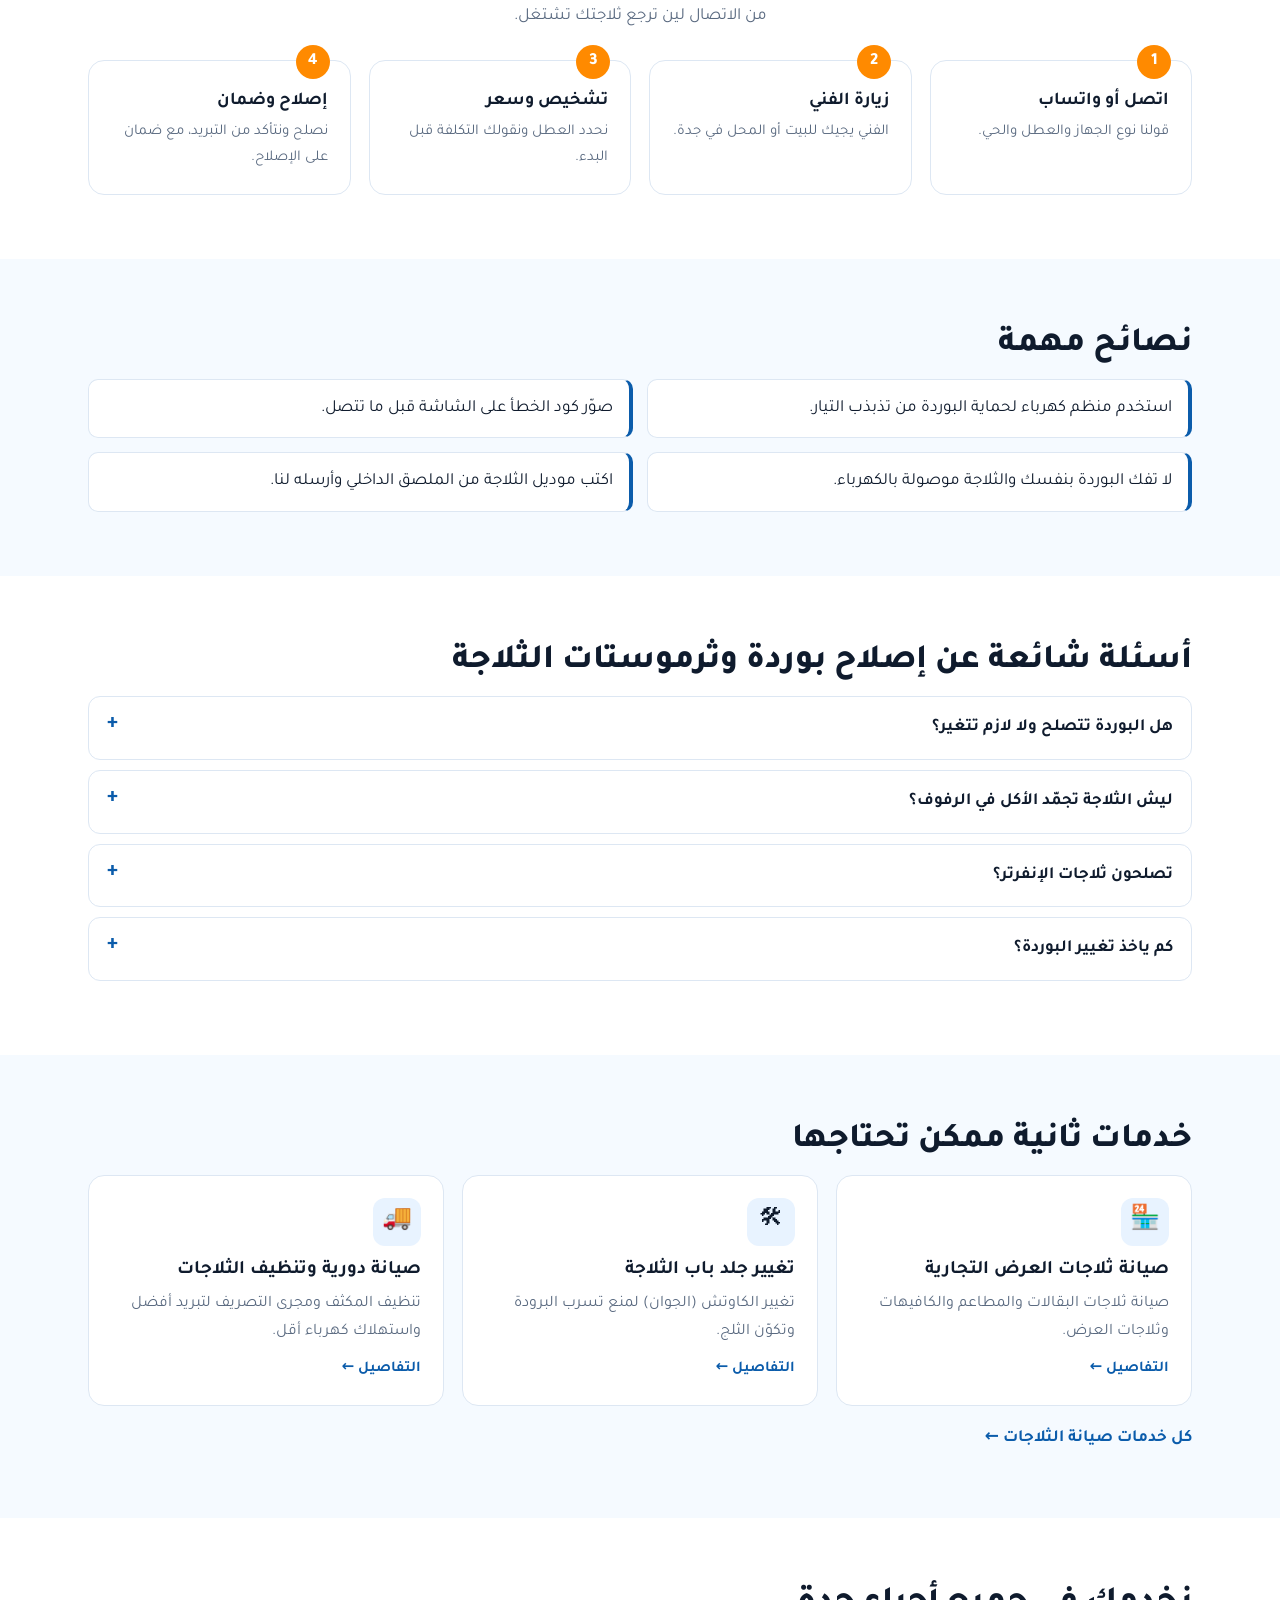
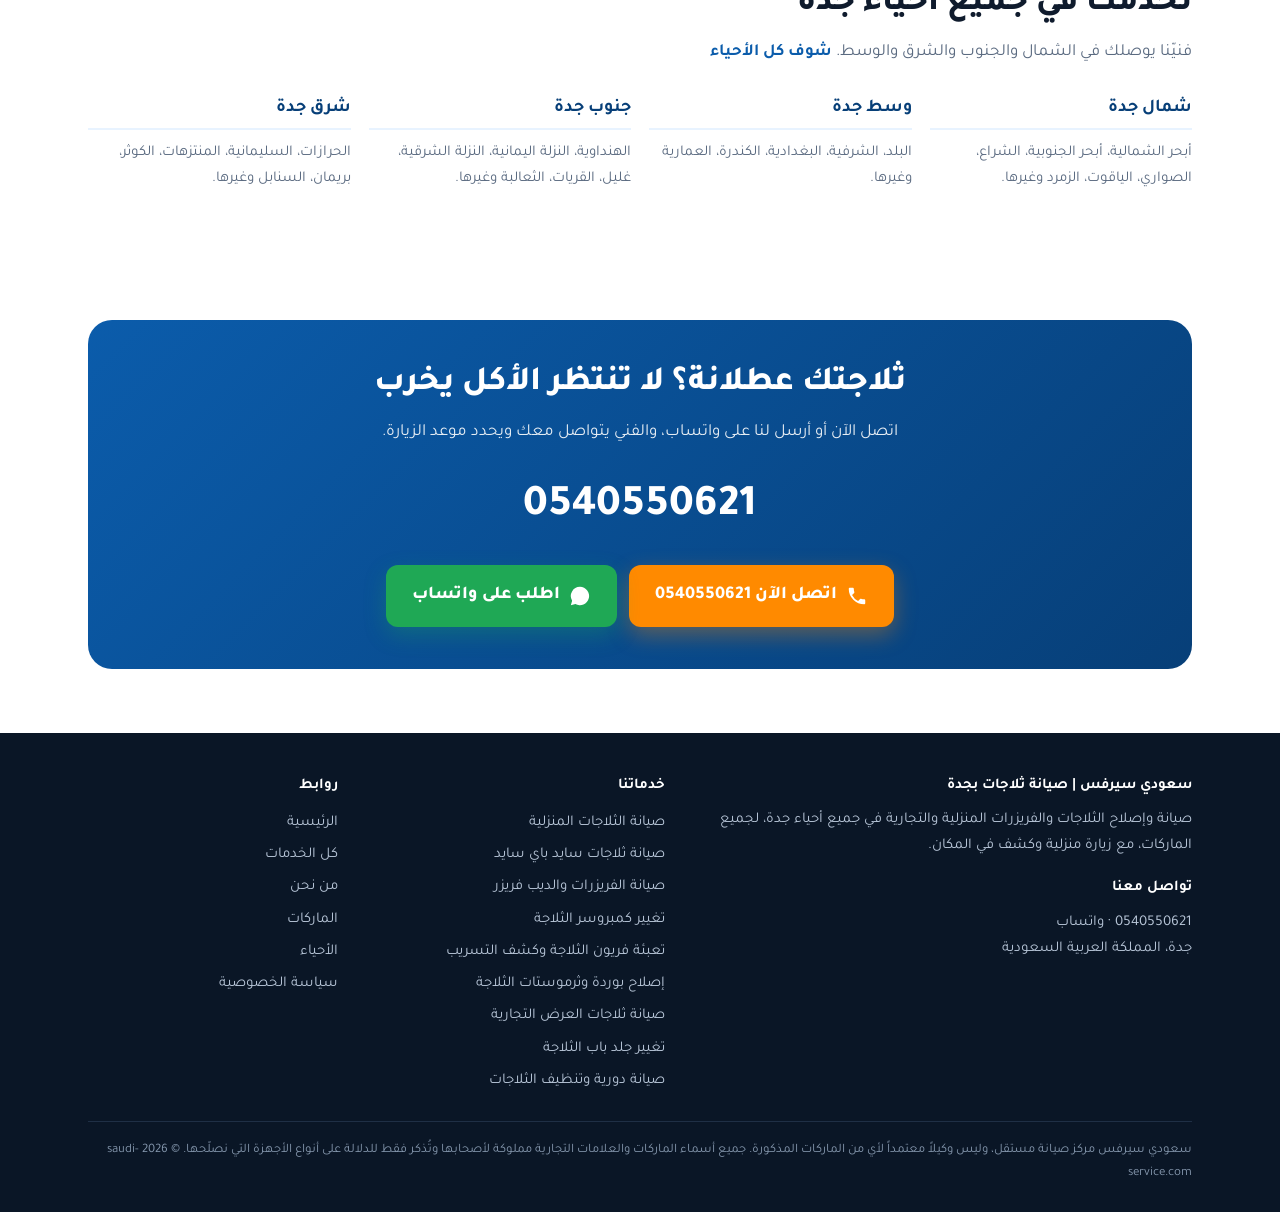
<file: services/board-thermostat-repair/index.html>
<!DOCTYPE html>
<html lang="ar" dir="rtl">
<head>
<!-- Google Tag Manager -->
<script>(function(w,d,s,l,i){w[l]=w[l]||[];w[l].push({'gtm.start':
new Date().getTime(),event:'gtm.js'});var f=d.getElementsByTagName(s)[0],
j=d.createElement(s),dl=l!='dataLayer'?'&l='+l:'';j.async=true;j.src=
'https://www.googletagmanager.com/gtm.js?id='+i+dl;f.parentNode.insertBefore(j,f);
})(window,document,'script','dataLayer','GTM-PFMF7WMD');</script>
<!-- End Google Tag Manager -->
<meta charset="UTF-8">
<meta name="viewport" content="width=device-width, initial-scale=1">
<title>إصلاح بوردة الثلاجة والثرموستات بجدة | الحساسات والسخان - سعودي سيرفس</title>
<meta name="description" content="إصلاح وتغيير بوردة الثلاجة الإلكترونية، الثرموستات، الحساسات، سخان إذابة الثلج ومروحة الفريزر بجدة لجميع الماركات. اتصل 0540550621">
<link rel="canonical" href="https://saudi-service.com/services/board-thermostat-repair/">
<meta name="robots" content="index, follow">
<meta property="og:title" content="إصلاح بوردة الثلاجة والثرموستات بجدة | الحساسات والسخان - سعودي سيرفس">
<meta property="og:description" content="إصلاح وتغيير بوردة الثلاجة الإلكترونية، الثرموستات، الحساسات، سخان إذابة الثلج ومروحة الفريزر بجدة لجميع الماركات. اتصل 0540550621">
<meta property="og:type" content="website">
<meta property="og:url" content="https://saudi-service.com/services/board-thermostat-repair/">
<meta property="og:locale" content="ar_SA">
<meta name="theme-color" content="#0b5cab">
<link rel="preconnect" href="https://fonts.googleapis.com">
<link rel="preconnect" href="https://fonts.gstatic.com" crossorigin>
<link href="https://fonts.googleapis.com/css2?family=Tajawal:wght@400;500;700;800&display=swap" rel="stylesheet">
<link rel="stylesheet" href="/assets/pages.css">
<script type="application/ld+json">
{
 "@context": "https://schema.org",
 "@type": "Service",
 "name": "إصلاح بوردة وثرموستات الثلاجة بجدة",
 "serviceType": "إصلاح بوردة وثرموستات الثلاجة",
 "description": "إصلاح وتغيير بوردة الثلاجة الإلكترونية، الثرموستات، الحساسات، سخان إذابة الثلج ومروحة الفريزر بجدة لجميع الماركات. اتصل 0540550621",
 "url": "https://saudi-service.com/services/board-thermostat-repair/",
 "areaServed": {
  "@type": "City",
  "name": "جدة"
 },
 "provider": {
  "@type": "HomeAndConstructionBusiness",
  "name": "سعودي سيرفس - صيانة ثلاجات بجدة",
  "url": "https://saudi-service.com/",
  "telephone": "+966540550621",
  "areaServed": {
   "@type": "City",
   "name": "جدة"
  },
  "address": {
   "@type": "PostalAddress",
   "addressLocality": "جدة",
   "addressCountry": "SA"
  }
 }
}
</script>
<script type="application/ld+json">
{
 "@context": "https://schema.org",
 "@type": "FAQPage",
 "mainEntity": [
  {
   "@type": "Question",
   "name": "هل البوردة تتصلح ولا لازم تتغير؟",
   "acceptedAnswer": {
    "@type": "Answer",
    "text": "بعض الأعطال تتصلح، وبعضها يحتاج تغيير. الفني يحدد بعد الفحص."
   }
  },
  {
   "@type": "Question",
   "name": "ليش الثلاجة تجمّد الأكل في الرفوف؟",
   "acceptedAnswer": {
    "@type": "Answer",
    "text": "غالباً من الثرموستات أو حساس الحرارة أو فتحة الهواء من الفريزر."
   }
  },
  {
   "@type": "Question",
   "name": "تصلحون ثلاجات الإنفرتر؟",
   "acceptedAnswer": {
    "@type": "Answer",
    "text": "نعم، نتعامل مع التحكم الإلكتروني في ثلاجات الإنفرتر والنوفروست."
   }
  },
  {
   "@type": "Question",
   "name": "كم ياخذ تغيير البوردة؟",
   "acceptedAnswer": {
    "@type": "Answer",
    "text": "إذا القطعة متوفرة، غالباً في نفس الزيارة."
   }
  }
 ]
}
</script>
<script type="application/ld+json">
{
 "@context": "https://schema.org",
 "@type": "BreadcrumbList",
 "itemListElement": [
  {
   "@type": "ListItem",
   "position": 1,
   "name": "الرئيسية",
   "item": "https://saudi-service.com/"
  },
  {
   "@type": "ListItem",
   "position": 2,
   "name": "الخدمات",
   "item": "https://saudi-service.com/services/"
  },
  {
   "@type": "ListItem",
   "position": 3,
   "name": "إصلاح بوردة وثرموستات الثلاجة",
   "item": "https://saudi-service.com/services/board-thermostat-repair/"
  }
 ]
}
</script>
</head>
<body>
<!-- Google Tag Manager (noscript) -->
<noscript><iframe src="https://www.googletagmanager.com/ns.html?id=GTM-PFMF7WMD" height="0" width="0" style="display:none;visibility:hidden"></iframe></noscript>
<!-- End Google Tag Manager (noscript) -->
<header class="top">
  <div class="wrap">
    <a href="/" class="logo"><i>❄</i>سعودي سيرفس</a>
    <nav class="nav">
      <a href="/">الرئيسية</a>
      <a href="/services/" class="on">الخدمات</a>
      <a href="/#brands">الماركات</a>
      <a href="/#areas">الأحياء</a>
      <a href="/about/">من نحن</a>
      <a href="/#faq">الأسئلة</a>
    </nav>
    <a class="top-call js-call" href="tel:+966540550621">0540550621</a>
  </div>
</header>
<nav class="crumbs" aria-label="breadcrumb"><div class="wrap"><a href="/">الرئيسية</a> <b>‹</b> <a href="/services/">الخدمات</a> <b>‹</b> <span>إصلاح بوردة وثرموستات الثلاجة</span></div></nav>
<section class="hero">
  <div class="wrap one">
    <div>
      <span class="badge">🔌 خدمة منزلية في جميع أحياء جدة</span>
      <h1>إصلاح <span>بوردة وثرموستات</span> الثلاجة بجدة</h1>
      <p class="lead">الثلاجات الحديثة تعتمد على البوردة والحساسات. نشخّص الأعطال الكهربائية والإلكترونية ونصلح أو نغير القطعة المسؤولة بدقة.</p>
      <div class="cta">
        <a class="btn btn-call js-call" href="tel:+966540550621"><svg viewBox="0 0 24 24"><path d="M6.6 10.8a15.1 15.1 0 0 0 6.6 6.6l2.2-2.2c.3-.3.7-.4 1-.2 1.1.4 2.3.6 3.6.6.6 0 1 .4 1 1V20c0 .6-.4 1-1 1A17 17 0 0 1 3 4c0-.6.4-1 1-1h3.5c.6 0 1 .4 1 1 0 1.3.2 2.5.6 3.6.1.3 0 .7-.2 1z"/></svg> اتصل الآن 0540550621</a>
        <a class="btn btn-wa js-wa" href="https://wa.me/966540550621?text=%D8%A7%D9%84%D8%B3%D9%84%D8%A7%D9%85%20%D8%B9%D9%84%D9%8A%D9%83%D9%85%D8%8C%20%D8%A3%D8%AD%D8%AA%D8%A7%D8%AC%20%D8%A5%D8%B5%D9%84%D8%A7%D8%AD%20%D8%A8%D9%88%D8%B1%D8%AF%D8%A9%20%D8%A3%D9%88%20%D8%AB%D8%B1%D9%85%D9%88%D8%B3%D8%AA%D8%A7%D8%AA%20%D8%AB%D9%84%D8%A7%D8%AC%D8%A9%20%D9%81%D9%8A%20%D8%AC%D8%AF%D8%A9" target="_blank" rel="noopener"><svg viewBox="0 0 24 24"><path d="M12 2a10 10 0 0 0-8.6 15.1L2 22l5-1.3A10 10 0 1 0 12 2z"/></svg> اطلب على واتساب</a>
      </div>
      <ul class="ticks"><li>نصلك في نفس اليوم</li><li>كشف وتشخيص في البيت</li><li>السعر قبل البدء بالإصلاح</li><li>ضمان على الإصلاح</li></ul>
    </div>
  </div>
</section>

<section>
  <div class="wrap">
    <h2>متى تحتاج إصلاح بوردة وثرموستات الثلاجة؟</h2>
    <p class="sub">هذي أشهر العلامات اللي نشوفها عند العملاء في جدة. إذا لاحظت وحدة منها، تواصل معنا قبل ما يكبر العطل.</p>
    <div class="faults"><div class="fault"><span class="n">1</span><div><b>الثلاجة ما تشتغل نهائياً</b><em>قد يكون من البوردة أو الفيوز أو الكهرباء الداخلية.</em></div></div><div class="fault"><span class="n">2</span><div><b>الشاشة تطفي أو تعطي أكواد</b><em>عطل في البوردة أو أحد الحساسات.</em></div></div><div class="fault"><span class="n">3</span><div><b>تجمد زايد في الثلاجة</b><em>الثرموستات أو الحساس ما يقرأ صح.</em></div></div><div class="fault"><span class="n">4</span><div><b>الثلاجة ما تفصل أبداً</b><em>الثرموستات عالق أو حساس تالف.</em></div></div><div class="fault"><span class="n">5</span><div><b>ثلج يسد مروحة الفريزر</b><em>سخان إذابة الثلج أو التايمر ما يشتغل.</em></div></div><div class="fault"><span class="n">6</span><div><b>المروحة ما تدور</b><em>موتور المروحة أو مخرج البوردة.</em></div></div></div>
  </div>
</section>

<section class="bg-ice">
  <div class="wrap prose">
    <h2>إصلاح بوردة وثرموستات الثلاجة بجدة: كيف نشتغل؟</h2>
    <p>البوردة هي عقل الثلاجة: تتحكم في الكمبروسر والمراوح والسخان حسب قراءة الحساسات. لما يتعطل أحد الحساسات أو يتلف جزء في البوردة، الثلاجة تتصرف بشكل غريب مثل التجميد الزايد أو التوقف.</p><p>الفني يفحص الحساسات والسخان والمراوح أول، لأنها أرخص وأكثر تلفاً من البوردة. وإذا كانت البوردة هي السبب، نصلحها إذا ممكن أو نغيرها بقطعة متوافقة مع موديلك.</p><p>نتعامل مع الثرموستات الميكانيكي في الثلاجات العادية والتحكم الإلكتروني في النوفروست والإنفرتر.</p>
  </div>
</section>

<section>
  <div class="wrap">
    <h2 class="center">خطوات طلب الخدمة</h2>
    <p class="sub center">من الاتصال لين ترجع ثلاجتك تشتغل.</p>
    <div class="steps">
      <div class="step"><h3>اتصل أو واتساب</h3><p>قولنا نوع الجهاز والعطل والحي.</p></div>
      <div class="step"><h3>زيارة الفني</h3><p>الفني يجيك للبيت أو المحل في جدة.</p></div>
      <div class="step"><h3>تشخيص وسعر</h3><p>نحدد العطل ونقولك التكلفة قبل البدء.</p></div>
      <div class="step"><h3>إصلاح وضمان</h3><p>نصلح ونتأكد من التبريد، مع ضمان على الإصلاح.</p></div>
    </div>
  </div>
</section>

<section class="bg-ice">
  <div class="wrap">
    <h2>نصائح مهمة</h2>
    <div class="tips"><div>استخدم منظم كهرباء لحماية البوردة من تذبذب التيار.</div><div>صوّر كود الخطأ على الشاشة قبل ما تتصل.</div><div>لا تفك البوردة بنفسك والثلاجة موصولة بالكهرباء.</div><div>اكتب موديل الثلاجة من الملصق الداخلي وأرسله لنا.</div></div>
  </div>
</section>

<section class="faq">
  <div class="wrap">
    <h2>أسئلة شائعة عن إصلاح بوردة وثرموستات الثلاجة</h2>
    <details><summary>هل البوردة تتصلح ولا لازم تتغير؟</summary><p>بعض الأعطال تتصلح، وبعضها يحتاج تغيير. الفني يحدد بعد الفحص.</p></details><details><summary>ليش الثلاجة تجمّد الأكل في الرفوف؟</summary><p>غالباً من الثرموستات أو حساس الحرارة أو فتحة الهواء من الفريزر.</p></details><details><summary>تصلحون ثلاجات الإنفرتر؟</summary><p>نعم، نتعامل مع التحكم الإلكتروني في ثلاجات الإنفرتر والنوفروست.</p></details><details><summary>كم ياخذ تغيير البوردة؟</summary><p>إذا القطعة متوفرة، غالباً في نفس الزيارة.</p></details>
  </div>
</section>

<section class="bg-ice">
  <div class="wrap">
    <h2>خدمات ثانية ممكن تحتاجها</h2>
    <div class="grid g3"><a class="card" href="/services/commercial-fridge-repair/"><div class="ic">🏪</div><h3>صيانة ثلاجات العرض التجارية</h3><p>صيانة ثلاجات البقالات والمطاعم والكافيهات وثلاجات العرض.</p><span class="more">التفاصيل ←</span></a><a class="card" href="/services/door-gasket-replacement/"><div class="ic">🛠</div><h3>تغيير جلد باب الثلاجة</h3><p>تغيير الكاوتش (الجوان) لمنع تسرب البرودة وتكوّن الثلج.</p><span class="more">التفاصيل ←</span></a><a class="card" href="/services/fridge-maintenance-cleaning/"><div class="ic">🚚</div><h3>صيانة دورية وتنظيف الثلاجات</h3><p>تنظيف المكثف ومجرى التصريف لتبريد أفضل واستهلاك كهرباء أقل.</p><span class="more">التفاصيل ←</span></a></div>
    <p style="margin-top:18px"><a class="lnk" href="/services/">كل خدمات صيانة الثلاجات ←</a></p>
  </div>
</section>
<section >
  <div class="wrap">
    <h2>نخدمك في جميع أحياء جدة</h2>
    <p class="sub">فنيّنا يوصلك في الشمال والجنوب والشرق والوسط. <a href="/#areas" class="lnk">شوف كل الأحياء</a></p>
    <div class="areas"><div class="area"><h3>شمال جدة</h3><p>أبحر الشمالية، أبحر الجنوبية، الشراع، الصواري، الياقوت، الزمرد وغيرها.</p></div><div class="area"><h3>وسط جدة</h3><p>البلد، الشرفية، البغدادية، الكندرة، العمارية وغيرها.</p></div><div class="area"><h3>جنوب جدة</h3><p>الهنداوية، النزلة اليمانية، النزلة الشرقية، غليل، القريات، الثعالبة وغيرها.</p></div><div class="area"><h3>شرق جدة</h3><p>الحرازات، السليمانية، المنتزهات، الكوثر، بريمان، السنابل وغيرها.</p></div></div>
  </div>
</section>
<section>
  <div class="wrap">
    <div class="final">
      <h2>ثلاجتك عطلانة؟ لا تنتظر الأكل يخرب</h2>
      <p>اتصل الآن أو أرسل لنا على واتساب، والفني يتواصل معك ويحدد موعد الزيارة.</p>
      <a class="num js-call" href="tel:+966540550621">0540550621</a>
      <div class="cta" style="justify-content:center;margin:0">
        <a class="btn btn-call js-call" href="tel:+966540550621"><svg viewBox="0 0 24 24"><path d="M6.6 10.8a15.1 15.1 0 0 0 6.6 6.6l2.2-2.2c.3-.3.7-.4 1-.2 1.1.4 2.3.6 3.6.6.6 0 1 .4 1 1V20c0 .6-.4 1-1 1A17 17 0 0 1 3 4c0-.6.4-1 1-1h3.5c.6 0 1 .4 1 1 0 1.3.2 2.5.6 3.6.1.3 0 .7-.2 1z"/></svg> اتصل الآن 0540550621</a>
        <a class="btn btn-wa js-wa" href="https://wa.me/966540550621?text=%D8%A7%D9%84%D8%B3%D9%84%D8%A7%D9%85%20%D8%B9%D9%84%D9%8A%D9%83%D9%85%D8%8C%20%D8%A3%D8%AD%D8%AA%D8%A7%D8%AC%20%D8%A5%D8%B5%D9%84%D8%A7%D8%AD%20%D8%A8%D9%88%D8%B1%D8%AF%D8%A9%20%D8%A3%D9%88%20%D8%AB%D8%B1%D9%85%D9%88%D8%B3%D8%AA%D8%A7%D8%AA%20%D8%AB%D9%84%D8%A7%D8%AC%D8%A9%20%D9%81%D9%8A%20%D8%AC%D8%AF%D8%A9" target="_blank" rel="noopener"><svg viewBox="0 0 24 24"><path d="M12 2a10 10 0 0 0-8.6 15.1L2 22l5-1.3A10 10 0 1 0 12 2z"/></svg> اطلب على واتساب</a>
      </div>
    </div>
  </div>
</section>
<footer>
  <div class="wrap">
    <div class="cols">
      <div>
        <h4>سعودي سيرفس | صيانة ثلاجات بجدة</h4>
        <p>صيانة وإصلاح الثلاجات والفريزرات المنزلية والتجارية في جميع أحياء جدة، لجميع الماركات، مع زيارة منزلية وكشف في المكان.</p>
        <h4 style="margin-top:16px">تواصل معنا</h4>
        <p><a class="js-call" href="tel:+966540550621" style="direction:ltr;display:inline-block">0540550621</a> · <a class="js-wa" href="https://wa.me/966540550621" target="_blank" rel="noopener">واتساب</a></p>
        <p>جدة، المملكة العربية السعودية</p>
      </div>
      <div class="flinks">
        <h4>خدماتنا</h4>
        <a href="/services/home-fridge-repair/">صيانة الثلاجات المنزلية</a>
<a href="/services/side-by-side-repair/">صيانة ثلاجات سايد باي سايد</a>
<a href="/services/freezer-repair/">صيانة الفريزرات والديب فريزر</a>
<a href="/services/compressor-replacement/">تغيير كمبروسر الثلاجة</a>
<a href="/services/freon-refill/">تعبئة فريون الثلاجة وكشف التسريب</a>
<a href="/services/board-thermostat-repair/">إصلاح بوردة وثرموستات الثلاجة</a>
<a href="/services/commercial-fridge-repair/">صيانة ثلاجات العرض التجارية</a>
<a href="/services/door-gasket-replacement/">تغيير جلد باب الثلاجة</a>
<a href="/services/fridge-maintenance-cleaning/">صيانة دورية وتنظيف الثلاجات</a>
      </div>
      <div class="flinks">
        <h4>روابط</h4>
        <a href="/">الرئيسية</a>
        <a href="/services/">كل الخدمات</a>
        <a href="/about/">من نحن</a>
        <a href="/#brands">الماركات</a>
        <a href="/#areas">الأحياء</a>
        <a href="/#privacy">سياسة الخصوصية</a>
      </div>
    </div>
    <p class="note">سعودي سيرفس مركز صيانة مستقل، وليس وكيلاً معتمداً لأي من الماركات المذكورة. جميع أسماء الماركات والعلامات التجارية مملوكة لأصحابها وتُذكر فقط للدلالة على أنواع الأجهزة التي نصلّحها. © <span id="yr">2026</span> saudi-service.com</p>
  </div>
</footer>

<div class="bar">
  <a class="c js-call" href="tel:+966540550621"><svg viewBox="0 0 24 24"><path d="M6.6 10.8a15.1 15.1 0 0 0 6.6 6.6l2.2-2.2c.3-.3.7-.4 1-.2 1.1.4 2.3.6 3.6.6.6 0 1 .4 1 1V20c0 .6-.4 1-1 1A17 17 0 0 1 3 4c0-.6.4-1 1-1h3.5c.6 0 1 .4 1 1 0 1.3.2 2.5.6 3.6.1.3 0 .7-.2 1z"/></svg> اتصل</a>
  <a class="w js-wa" href="https://wa.me/966540550621" target="_blank" rel="noopener"><svg viewBox="0 0 24 24"><path d="M12 2a10 10 0 0 0-8.6 15.1L2 22l5-1.3A10 10 0 1 0 12 2z"/></svg> واتساب</a>
</div>

<script>
function track(kind){
  window.dataLayer = window.dataLayer || [];
  window.dataLayer.push({event: kind === 'call' ? 'call_click' : 'whatsapp_click'});
}
document.querySelectorAll('.js-call').forEach(function(a){ a.addEventListener('click', function(){ track('call'); }); });
document.querySelectorAll('.js-wa').forEach(function(a){ a.addEventListener('click', function(){ track('wa'); }); });
document.getElementById('yr').textContent = new Date().getFullYear();
</script>
</body>
</html>
</file>
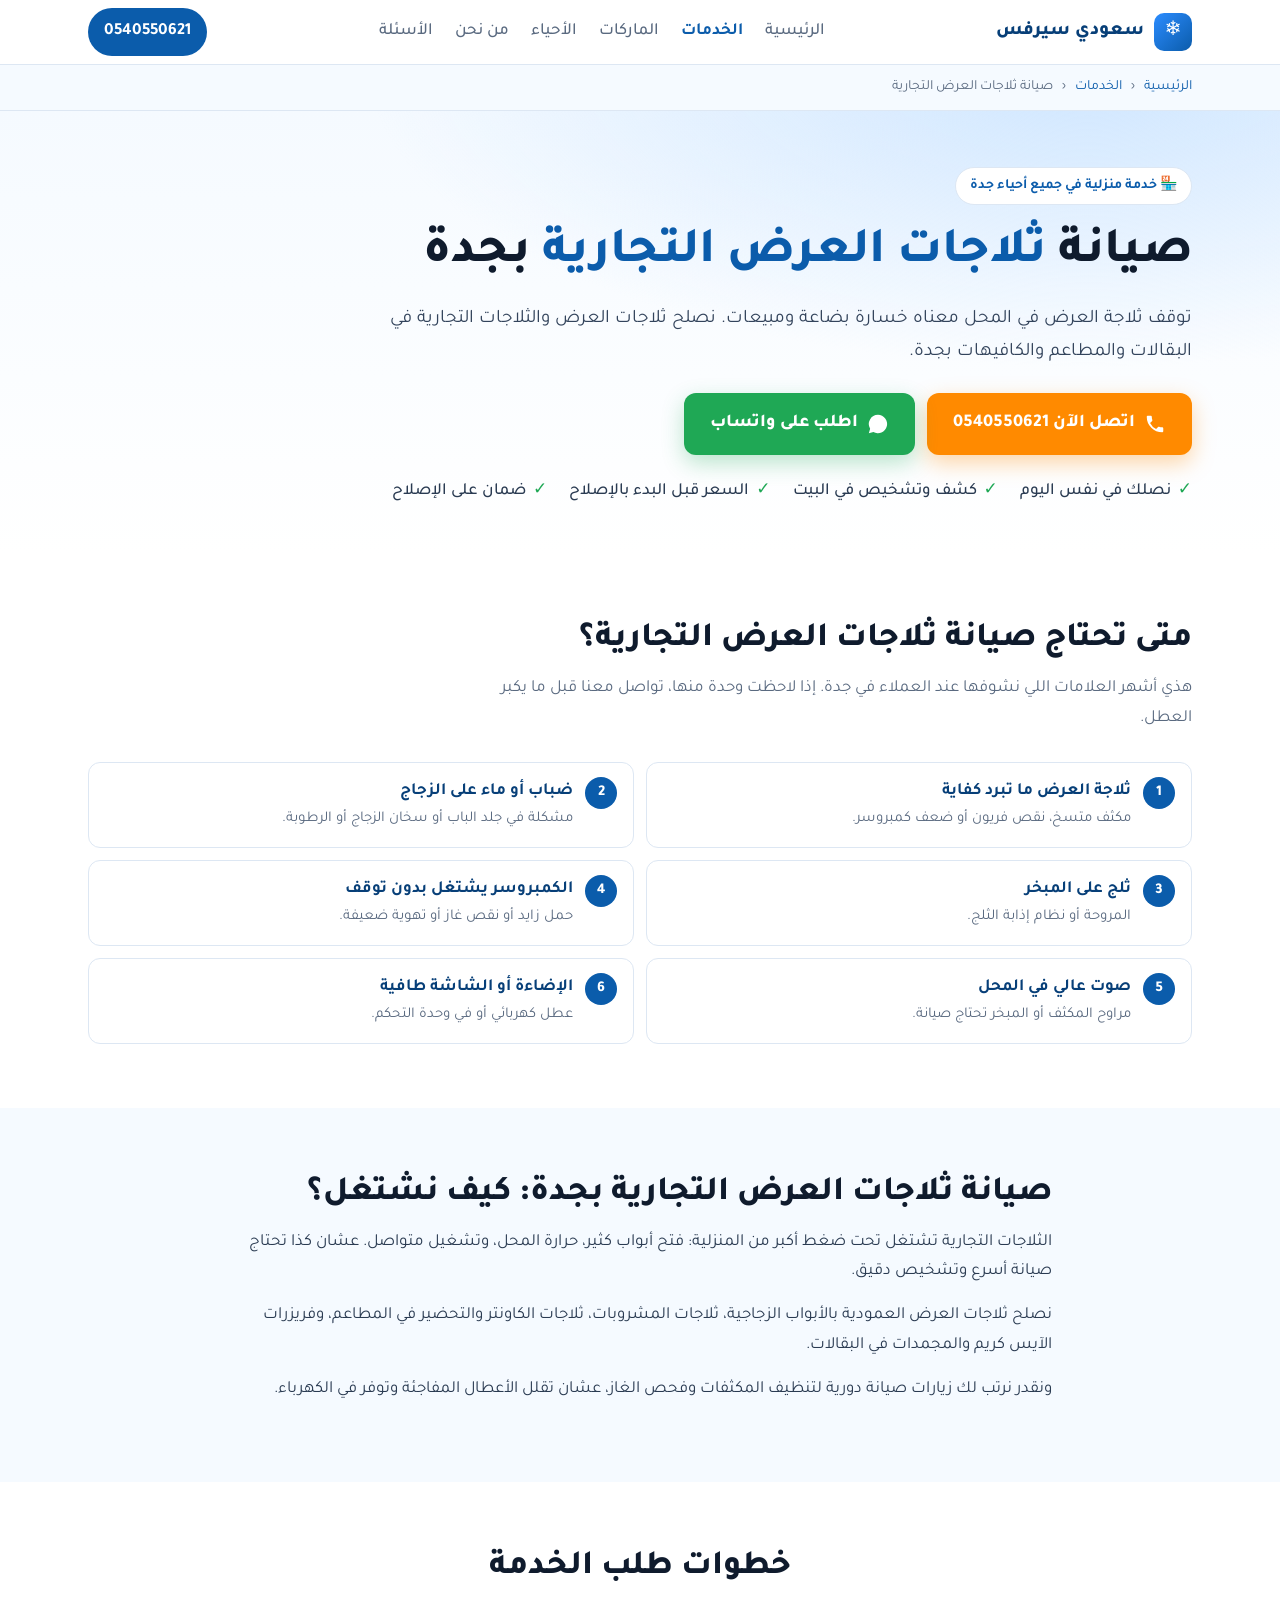
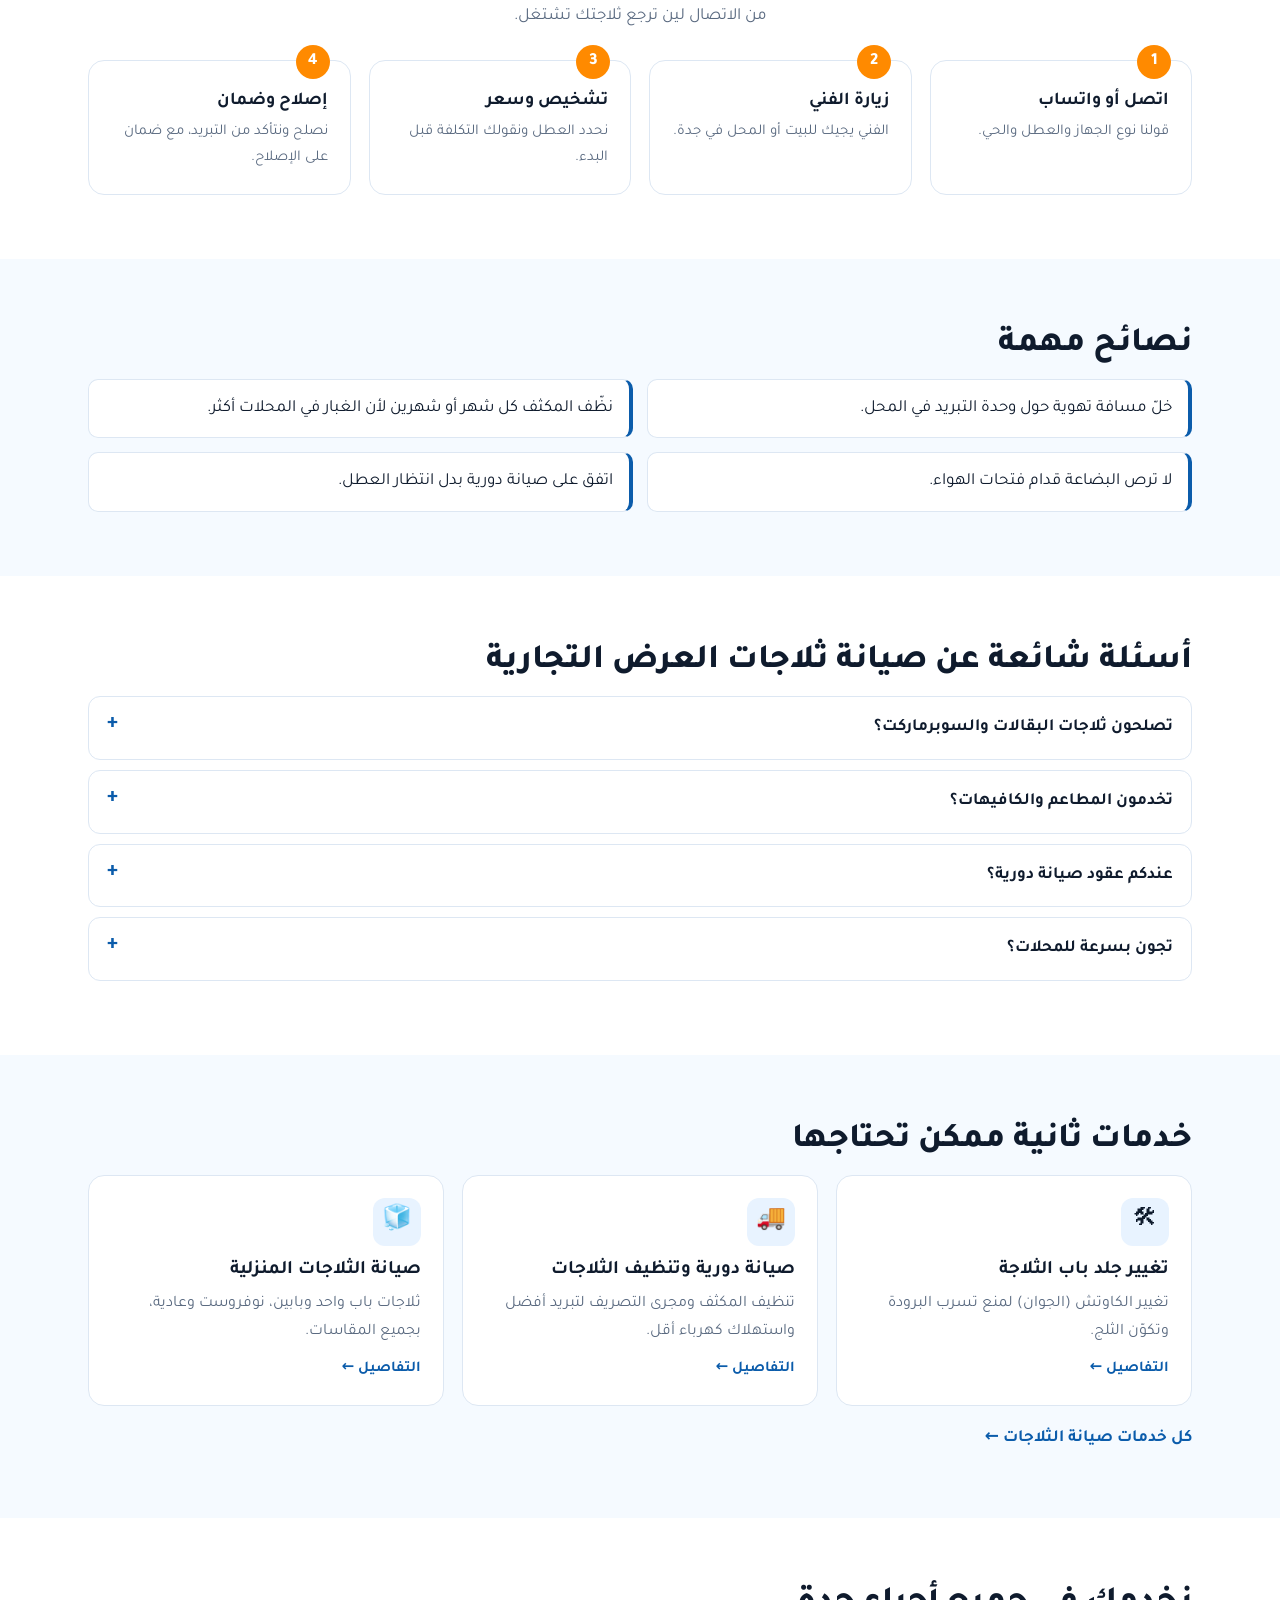
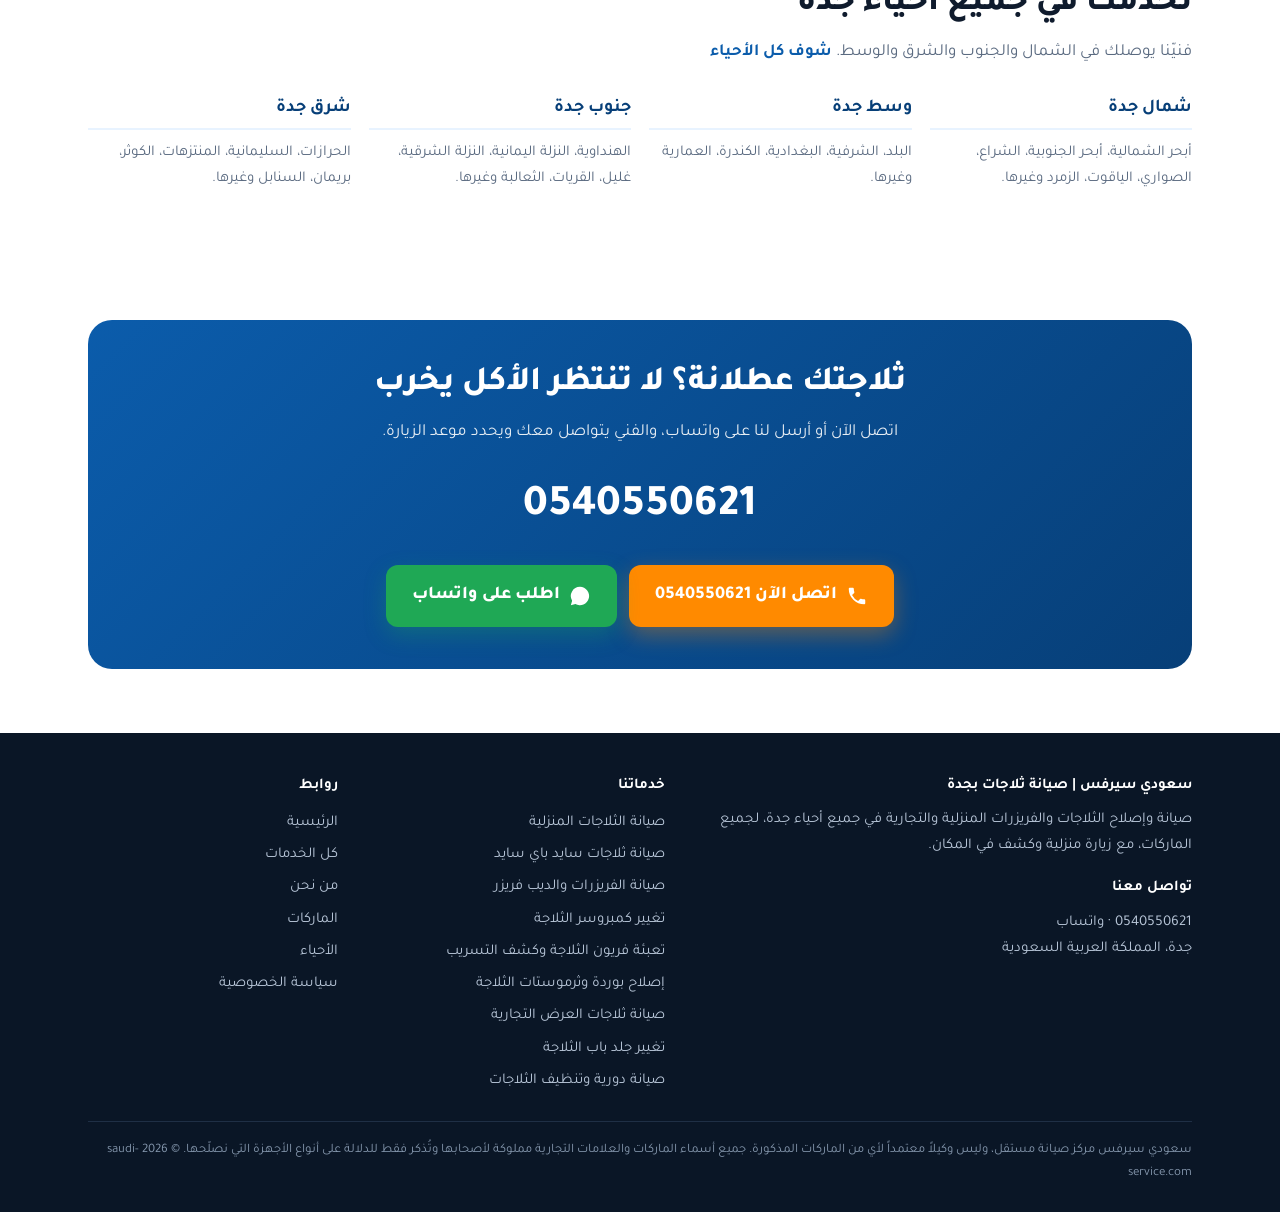
<file: services/commercial-fridge-repair/index.html>
<!DOCTYPE html>
<html lang="ar" dir="rtl">
<head>
<!-- Google Tag Manager -->
<script>(function(w,d,s,l,i){w[l]=w[l]||[];w[l].push({'gtm.start':
new Date().getTime(),event:'gtm.js'});var f=d.getElementsByTagName(s)[0],
j=d.createElement(s),dl=l!='dataLayer'?'&l='+l:'';j.async=true;j.src=
'https://www.googletagmanager.com/gtm.js?id='+i+dl;f.parentNode.insertBefore(j,f);
})(window,document,'script','dataLayer','GTM-PFMF7WMD');</script>
<!-- End Google Tag Manager -->
<meta charset="UTF-8">
<meta name="viewport" content="width=device-width, initial-scale=1">
<title>صيانة ثلاجات العرض التجارية بجدة | بقالات ومطاعم وكافيهات - سعودي سيرفس</title>
<meta name="description" content="صيانة ثلاجات العرض والثلاجات التجارية للبقالات والسوبرماركت والمطاعم والكافيهات بجدة: ضعف التبريد، الكمبروسر، الفريون والمراوح. اتصل 0540550621">
<link rel="canonical" href="https://saudi-service.com/services/commercial-fridge-repair/">
<meta name="robots" content="index, follow">
<meta property="og:title" content="صيانة ثلاجات العرض التجارية بجدة | بقالات ومطاعم وكافيهات - سعودي سيرفس">
<meta property="og:description" content="صيانة ثلاجات العرض والثلاجات التجارية للبقالات والسوبرماركت والمطاعم والكافيهات بجدة: ضعف التبريد، الكمبروسر، الفريون والمراوح. اتصل 0540550621">
<meta property="og:type" content="website">
<meta property="og:url" content="https://saudi-service.com/services/commercial-fridge-repair/">
<meta property="og:locale" content="ar_SA">
<meta name="theme-color" content="#0b5cab">
<link rel="preconnect" href="https://fonts.googleapis.com">
<link rel="preconnect" href="https://fonts.gstatic.com" crossorigin>
<link href="https://fonts.googleapis.com/css2?family=Tajawal:wght@400;500;700;800&display=swap" rel="stylesheet">
<link rel="stylesheet" href="/assets/pages.css">
<script type="application/ld+json">
{
 "@context": "https://schema.org",
 "@type": "Service",
 "name": "صيانة ثلاجات العرض التجارية بجدة",
 "serviceType": "صيانة ثلاجات العرض التجارية",
 "description": "صيانة ثلاجات العرض والثلاجات التجارية للبقالات والسوبرماركت والمطاعم والكافيهات بجدة: ضعف التبريد، الكمبروسر، الفريون والمراوح. اتصل 0540550621",
 "url": "https://saudi-service.com/services/commercial-fridge-repair/",
 "areaServed": {
  "@type": "City",
  "name": "جدة"
 },
 "provider": {
  "@type": "HomeAndConstructionBusiness",
  "name": "سعودي سيرفس - صيانة ثلاجات بجدة",
  "url": "https://saudi-service.com/",
  "telephone": "+966540550621",
  "areaServed": {
   "@type": "City",
   "name": "جدة"
  },
  "address": {
   "@type": "PostalAddress",
   "addressLocality": "جدة",
   "addressCountry": "SA"
  }
 }
}
</script>
<script type="application/ld+json">
{
 "@context": "https://schema.org",
 "@type": "FAQPage",
 "mainEntity": [
  {
   "@type": "Question",
   "name": "تصلحون ثلاجات البقالات والسوبرماركت؟",
   "acceptedAnswer": {
    "@type": "Answer",
    "text": "نعم، ثلاجات العرض والمشروبات والمجمدات في البقالات والسوبرماركت."
   }
  },
  {
   "@type": "Question",
   "name": "تخدمون المطاعم والكافيهات؟",
   "acceptedAnswer": {
    "@type": "Answer",
    "text": "نعم، ثلاجات الكاونتر والتحضير وثلاجات العرض في المطاعم والكافيهات."
   }
  },
  {
   "@type": "Question",
   "name": "عندكم عقود صيانة دورية؟",
   "acceptedAnswer": {
    "@type": "Answer",
    "text": "نقدر نرتب زيارات صيانة دورية حسب عدد الثلاجات واحتياج المحل، تواصل معنا للتفاصيل."
   }
  },
  {
   "@type": "Question",
   "name": "تجون بسرعة للمحلات؟",
   "acceptedAnswer": {
    "@type": "Answer",
    "text": "نحرص نوصلك بأسرع وقت داخل جدة لأن توقف الثلاجة التجارية يسبب خسارة."
   }
  }
 ]
}
</script>
<script type="application/ld+json">
{
 "@context": "https://schema.org",
 "@type": "BreadcrumbList",
 "itemListElement": [
  {
   "@type": "ListItem",
   "position": 1,
   "name": "الرئيسية",
   "item": "https://saudi-service.com/"
  },
  {
   "@type": "ListItem",
   "position": 2,
   "name": "الخدمات",
   "item": "https://saudi-service.com/services/"
  },
  {
   "@type": "ListItem",
   "position": 3,
   "name": "صيانة ثلاجات العرض التجارية",
   "item": "https://saudi-service.com/services/commercial-fridge-repair/"
  }
 ]
}
</script>
</head>
<body>
<!-- Google Tag Manager (noscript) -->
<noscript><iframe src="https://www.googletagmanager.com/ns.html?id=GTM-PFMF7WMD" height="0" width="0" style="display:none;visibility:hidden"></iframe></noscript>
<!-- End Google Tag Manager (noscript) -->
<header class="top">
  <div class="wrap">
    <a href="/" class="logo"><i>❄</i>سعودي سيرفس</a>
    <nav class="nav">
      <a href="/">الرئيسية</a>
      <a href="/services/" class="on">الخدمات</a>
      <a href="/#brands">الماركات</a>
      <a href="/#areas">الأحياء</a>
      <a href="/about/">من نحن</a>
      <a href="/#faq">الأسئلة</a>
    </nav>
    <a class="top-call js-call" href="tel:+966540550621">0540550621</a>
  </div>
</header>
<nav class="crumbs" aria-label="breadcrumb"><div class="wrap"><a href="/">الرئيسية</a> <b>‹</b> <a href="/services/">الخدمات</a> <b>‹</b> <span>صيانة ثلاجات العرض التجارية</span></div></nav>
<section class="hero">
  <div class="wrap one">
    <div>
      <span class="badge">🏪 خدمة منزلية في جميع أحياء جدة</span>
      <h1>صيانة <span>ثلاجات العرض التجارية</span> بجدة</h1>
      <p class="lead">توقف ثلاجة العرض في المحل معناه خسارة بضاعة ومبيعات. نصلح ثلاجات العرض والثلاجات التجارية في البقالات والمطاعم والكافيهات بجدة.</p>
      <div class="cta">
        <a class="btn btn-call js-call" href="tel:+966540550621"><svg viewBox="0 0 24 24"><path d="M6.6 10.8a15.1 15.1 0 0 0 6.6 6.6l2.2-2.2c.3-.3.7-.4 1-.2 1.1.4 2.3.6 3.6.6.6 0 1 .4 1 1V20c0 .6-.4 1-1 1A17 17 0 0 1 3 4c0-.6.4-1 1-1h3.5c.6 0 1 .4 1 1 0 1.3.2 2.5.6 3.6.1.3 0 .7-.2 1z"/></svg> اتصل الآن 0540550621</a>
        <a class="btn btn-wa js-wa" href="https://wa.me/966540550621?text=%D8%A7%D9%84%D8%B3%D9%84%D8%A7%D9%85%20%D8%B9%D9%84%D9%8A%D9%83%D9%85%D8%8C%20%D8%A3%D8%AD%D8%AA%D8%A7%D8%AC%20%D8%B5%D9%8A%D8%A7%D9%86%D8%A9%20%D8%AB%D9%84%D8%A7%D8%AC%D8%A9%20%D8%B9%D8%B1%D8%B6%20%D8%AA%D8%AC%D8%A7%D8%B1%D9%8A%D8%A9%20%D9%81%D9%8A%20%D8%AC%D8%AF%D8%A9" target="_blank" rel="noopener"><svg viewBox="0 0 24 24"><path d="M12 2a10 10 0 0 0-8.6 15.1L2 22l5-1.3A10 10 0 1 0 12 2z"/></svg> اطلب على واتساب</a>
      </div>
      <ul class="ticks"><li>نصلك في نفس اليوم</li><li>كشف وتشخيص في البيت</li><li>السعر قبل البدء بالإصلاح</li><li>ضمان على الإصلاح</li></ul>
    </div>
  </div>
</section>

<section>
  <div class="wrap">
    <h2>متى تحتاج صيانة ثلاجات العرض التجارية؟</h2>
    <p class="sub">هذي أشهر العلامات اللي نشوفها عند العملاء في جدة. إذا لاحظت وحدة منها، تواصل معنا قبل ما يكبر العطل.</p>
    <div class="faults"><div class="fault"><span class="n">1</span><div><b>ثلاجة العرض ما تبرد كفاية</b><em>مكثف متسخ، نقص فريون أو ضعف كمبروسر.</em></div></div><div class="fault"><span class="n">2</span><div><b>ضباب أو ماء على الزجاج</b><em>مشكلة في جلد الباب أو سخان الزجاج أو الرطوبة.</em></div></div><div class="fault"><span class="n">3</span><div><b>ثلج على المبخر</b><em>المروحة أو نظام إذابة الثلج.</em></div></div><div class="fault"><span class="n">4</span><div><b>الكمبروسر يشتغل بدون توقف</b><em>حمل زايد أو نقص غاز أو تهوية ضعيفة.</em></div></div><div class="fault"><span class="n">5</span><div><b>صوت عالي في المحل</b><em>مراوح المكثف أو المبخر تحتاج صيانة.</em></div></div><div class="fault"><span class="n">6</span><div><b>الإضاءة أو الشاشة طافية</b><em>عطل كهربائي أو في وحدة التحكم.</em></div></div></div>
  </div>
</section>

<section class="bg-ice">
  <div class="wrap prose">
    <h2>صيانة ثلاجات العرض التجارية بجدة: كيف نشتغل؟</h2>
    <p>الثلاجات التجارية تشتغل تحت ضغط أكبر من المنزلية: فتح أبواب كثير، حرارة المحل، وتشغيل متواصل. عشان كذا تحتاج صيانة أسرع وتشخيص دقيق.</p><p>نصلح ثلاجات العرض العمودية بالأبواب الزجاجية، ثلاجات المشروبات، ثلاجات الكاونتر والتحضير في المطاعم، وفريزرات الآيس كريم والمجمدات في البقالات.</p><p>ونقدر نرتب لك زيارات صيانة دورية لتنظيف المكثفات وفحص الغاز، عشان تقلل الأعطال المفاجئة وتوفر في الكهرباء.</p>
  </div>
</section>

<section>
  <div class="wrap">
    <h2 class="center">خطوات طلب الخدمة</h2>
    <p class="sub center">من الاتصال لين ترجع ثلاجتك تشتغل.</p>
    <div class="steps">
      <div class="step"><h3>اتصل أو واتساب</h3><p>قولنا نوع الجهاز والعطل والحي.</p></div>
      <div class="step"><h3>زيارة الفني</h3><p>الفني يجيك للبيت أو المحل في جدة.</p></div>
      <div class="step"><h3>تشخيص وسعر</h3><p>نحدد العطل ونقولك التكلفة قبل البدء.</p></div>
      <div class="step"><h3>إصلاح وضمان</h3><p>نصلح ونتأكد من التبريد، مع ضمان على الإصلاح.</p></div>
    </div>
  </div>
</section>

<section class="bg-ice">
  <div class="wrap">
    <h2>نصائح مهمة</h2>
    <div class="tips"><div>خلّ مسافة تهوية حول وحدة التبريد في المحل.</div><div>نظّف المكثف كل شهر أو شهرين لأن الغبار في المحلات أكثر.</div><div>لا ترص البضاعة قدام فتحات الهواء.</div><div>اتفق على صيانة دورية بدل انتظار العطل.</div></div>
  </div>
</section>

<section class="faq">
  <div class="wrap">
    <h2>أسئلة شائعة عن صيانة ثلاجات العرض التجارية</h2>
    <details><summary>تصلحون ثلاجات البقالات والسوبرماركت؟</summary><p>نعم، ثلاجات العرض والمشروبات والمجمدات في البقالات والسوبرماركت.</p></details><details><summary>تخدمون المطاعم والكافيهات؟</summary><p>نعم، ثلاجات الكاونتر والتحضير وثلاجات العرض في المطاعم والكافيهات.</p></details><details><summary>عندكم عقود صيانة دورية؟</summary><p>نقدر نرتب زيارات صيانة دورية حسب عدد الثلاجات واحتياج المحل، تواصل معنا للتفاصيل.</p></details><details><summary>تجون بسرعة للمحلات؟</summary><p>نحرص نوصلك بأسرع وقت داخل جدة لأن توقف الثلاجة التجارية يسبب خسارة.</p></details>
  </div>
</section>

<section class="bg-ice">
  <div class="wrap">
    <h2>خدمات ثانية ممكن تحتاجها</h2>
    <div class="grid g3"><a class="card" href="/services/door-gasket-replacement/"><div class="ic">🛠</div><h3>تغيير جلد باب الثلاجة</h3><p>تغيير الكاوتش (الجوان) لمنع تسرب البرودة وتكوّن الثلج.</p><span class="more">التفاصيل ←</span></a><a class="card" href="/services/fridge-maintenance-cleaning/"><div class="ic">🚚</div><h3>صيانة دورية وتنظيف الثلاجات</h3><p>تنظيف المكثف ومجرى التصريف لتبريد أفضل واستهلاك كهرباء أقل.</p><span class="more">التفاصيل ←</span></a><a class="card" href="/services/home-fridge-repair/"><div class="ic">🧊</div><h3>صيانة الثلاجات المنزلية</h3><p>ثلاجات باب واحد وبابين، نوفروست وعادية، بجميع المقاسات.</p><span class="more">التفاصيل ←</span></a></div>
    <p style="margin-top:18px"><a class="lnk" href="/services/">كل خدمات صيانة الثلاجات ←</a></p>
  </div>
</section>
<section >
  <div class="wrap">
    <h2>نخدمك في جميع أحياء جدة</h2>
    <p class="sub">فنيّنا يوصلك في الشمال والجنوب والشرق والوسط. <a href="/#areas" class="lnk">شوف كل الأحياء</a></p>
    <div class="areas"><div class="area"><h3>شمال جدة</h3><p>أبحر الشمالية، أبحر الجنوبية، الشراع، الصواري، الياقوت، الزمرد وغيرها.</p></div><div class="area"><h3>وسط جدة</h3><p>البلد، الشرفية، البغدادية، الكندرة، العمارية وغيرها.</p></div><div class="area"><h3>جنوب جدة</h3><p>الهنداوية، النزلة اليمانية، النزلة الشرقية، غليل، القريات، الثعالبة وغيرها.</p></div><div class="area"><h3>شرق جدة</h3><p>الحرازات، السليمانية، المنتزهات، الكوثر، بريمان، السنابل وغيرها.</p></div></div>
  </div>
</section>
<section>
  <div class="wrap">
    <div class="final">
      <h2>ثلاجتك عطلانة؟ لا تنتظر الأكل يخرب</h2>
      <p>اتصل الآن أو أرسل لنا على واتساب، والفني يتواصل معك ويحدد موعد الزيارة.</p>
      <a class="num js-call" href="tel:+966540550621">0540550621</a>
      <div class="cta" style="justify-content:center;margin:0">
        <a class="btn btn-call js-call" href="tel:+966540550621"><svg viewBox="0 0 24 24"><path d="M6.6 10.8a15.1 15.1 0 0 0 6.6 6.6l2.2-2.2c.3-.3.7-.4 1-.2 1.1.4 2.3.6 3.6.6.6 0 1 .4 1 1V20c0 .6-.4 1-1 1A17 17 0 0 1 3 4c0-.6.4-1 1-1h3.5c.6 0 1 .4 1 1 0 1.3.2 2.5.6 3.6.1.3 0 .7-.2 1z"/></svg> اتصل الآن 0540550621</a>
        <a class="btn btn-wa js-wa" href="https://wa.me/966540550621?text=%D8%A7%D9%84%D8%B3%D9%84%D8%A7%D9%85%20%D8%B9%D9%84%D9%8A%D9%83%D9%85%D8%8C%20%D8%A3%D8%AD%D8%AA%D8%A7%D8%AC%20%D8%B5%D9%8A%D8%A7%D9%86%D8%A9%20%D8%AB%D9%84%D8%A7%D8%AC%D8%A9%20%D8%B9%D8%B1%D8%B6%20%D8%AA%D8%AC%D8%A7%D8%B1%D9%8A%D8%A9%20%D9%81%D9%8A%20%D8%AC%D8%AF%D8%A9" target="_blank" rel="noopener"><svg viewBox="0 0 24 24"><path d="M12 2a10 10 0 0 0-8.6 15.1L2 22l5-1.3A10 10 0 1 0 12 2z"/></svg> اطلب على واتساب</a>
      </div>
    </div>
  </div>
</section>
<footer>
  <div class="wrap">
    <div class="cols">
      <div>
        <h4>سعودي سيرفس | صيانة ثلاجات بجدة</h4>
        <p>صيانة وإصلاح الثلاجات والفريزرات المنزلية والتجارية في جميع أحياء جدة، لجميع الماركات، مع زيارة منزلية وكشف في المكان.</p>
        <h4 style="margin-top:16px">تواصل معنا</h4>
        <p><a class="js-call" href="tel:+966540550621" style="direction:ltr;display:inline-block">0540550621</a> · <a class="js-wa" href="https://wa.me/966540550621" target="_blank" rel="noopener">واتساب</a></p>
        <p>جدة، المملكة العربية السعودية</p>
      </div>
      <div class="flinks">
        <h4>خدماتنا</h4>
        <a href="/services/home-fridge-repair/">صيانة الثلاجات المنزلية</a>
<a href="/services/side-by-side-repair/">صيانة ثلاجات سايد باي سايد</a>
<a href="/services/freezer-repair/">صيانة الفريزرات والديب فريزر</a>
<a href="/services/compressor-replacement/">تغيير كمبروسر الثلاجة</a>
<a href="/services/freon-refill/">تعبئة فريون الثلاجة وكشف التسريب</a>
<a href="/services/board-thermostat-repair/">إصلاح بوردة وثرموستات الثلاجة</a>
<a href="/services/commercial-fridge-repair/">صيانة ثلاجات العرض التجارية</a>
<a href="/services/door-gasket-replacement/">تغيير جلد باب الثلاجة</a>
<a href="/services/fridge-maintenance-cleaning/">صيانة دورية وتنظيف الثلاجات</a>
      </div>
      <div class="flinks">
        <h4>روابط</h4>
        <a href="/">الرئيسية</a>
        <a href="/services/">كل الخدمات</a>
        <a href="/about/">من نحن</a>
        <a href="/#brands">الماركات</a>
        <a href="/#areas">الأحياء</a>
        <a href="/#privacy">سياسة الخصوصية</a>
      </div>
    </div>
    <p class="note">سعودي سيرفس مركز صيانة مستقل، وليس وكيلاً معتمداً لأي من الماركات المذكورة. جميع أسماء الماركات والعلامات التجارية مملوكة لأصحابها وتُذكر فقط للدلالة على أنواع الأجهزة التي نصلّحها. © <span id="yr">2026</span> saudi-service.com</p>
  </div>
</footer>

<div class="bar">
  <a class="c js-call" href="tel:+966540550621"><svg viewBox="0 0 24 24"><path d="M6.6 10.8a15.1 15.1 0 0 0 6.6 6.6l2.2-2.2c.3-.3.7-.4 1-.2 1.1.4 2.3.6 3.6.6.6 0 1 .4 1 1V20c0 .6-.4 1-1 1A17 17 0 0 1 3 4c0-.6.4-1 1-1h3.5c.6 0 1 .4 1 1 0 1.3.2 2.5.6 3.6.1.3 0 .7-.2 1z"/></svg> اتصل</a>
  <a class="w js-wa" href="https://wa.me/966540550621" target="_blank" rel="noopener"><svg viewBox="0 0 24 24"><path d="M12 2a10 10 0 0 0-8.6 15.1L2 22l5-1.3A10 10 0 1 0 12 2z"/></svg> واتساب</a>
</div>

<script>
function track(kind){
  window.dataLayer = window.dataLayer || [];
  window.dataLayer.push({event: kind === 'call' ? 'call_click' : 'whatsapp_click'});
}
document.querySelectorAll('.js-call').forEach(function(a){ a.addEventListener('click', function(){ track('call'); }); });
document.querySelectorAll('.js-wa').forEach(function(a){ a.addEventListener('click', function(){ track('wa'); }); });
document.getElementById('yr').textContent = new Date().getFullYear();
</script>
</body>
</html>
</file>
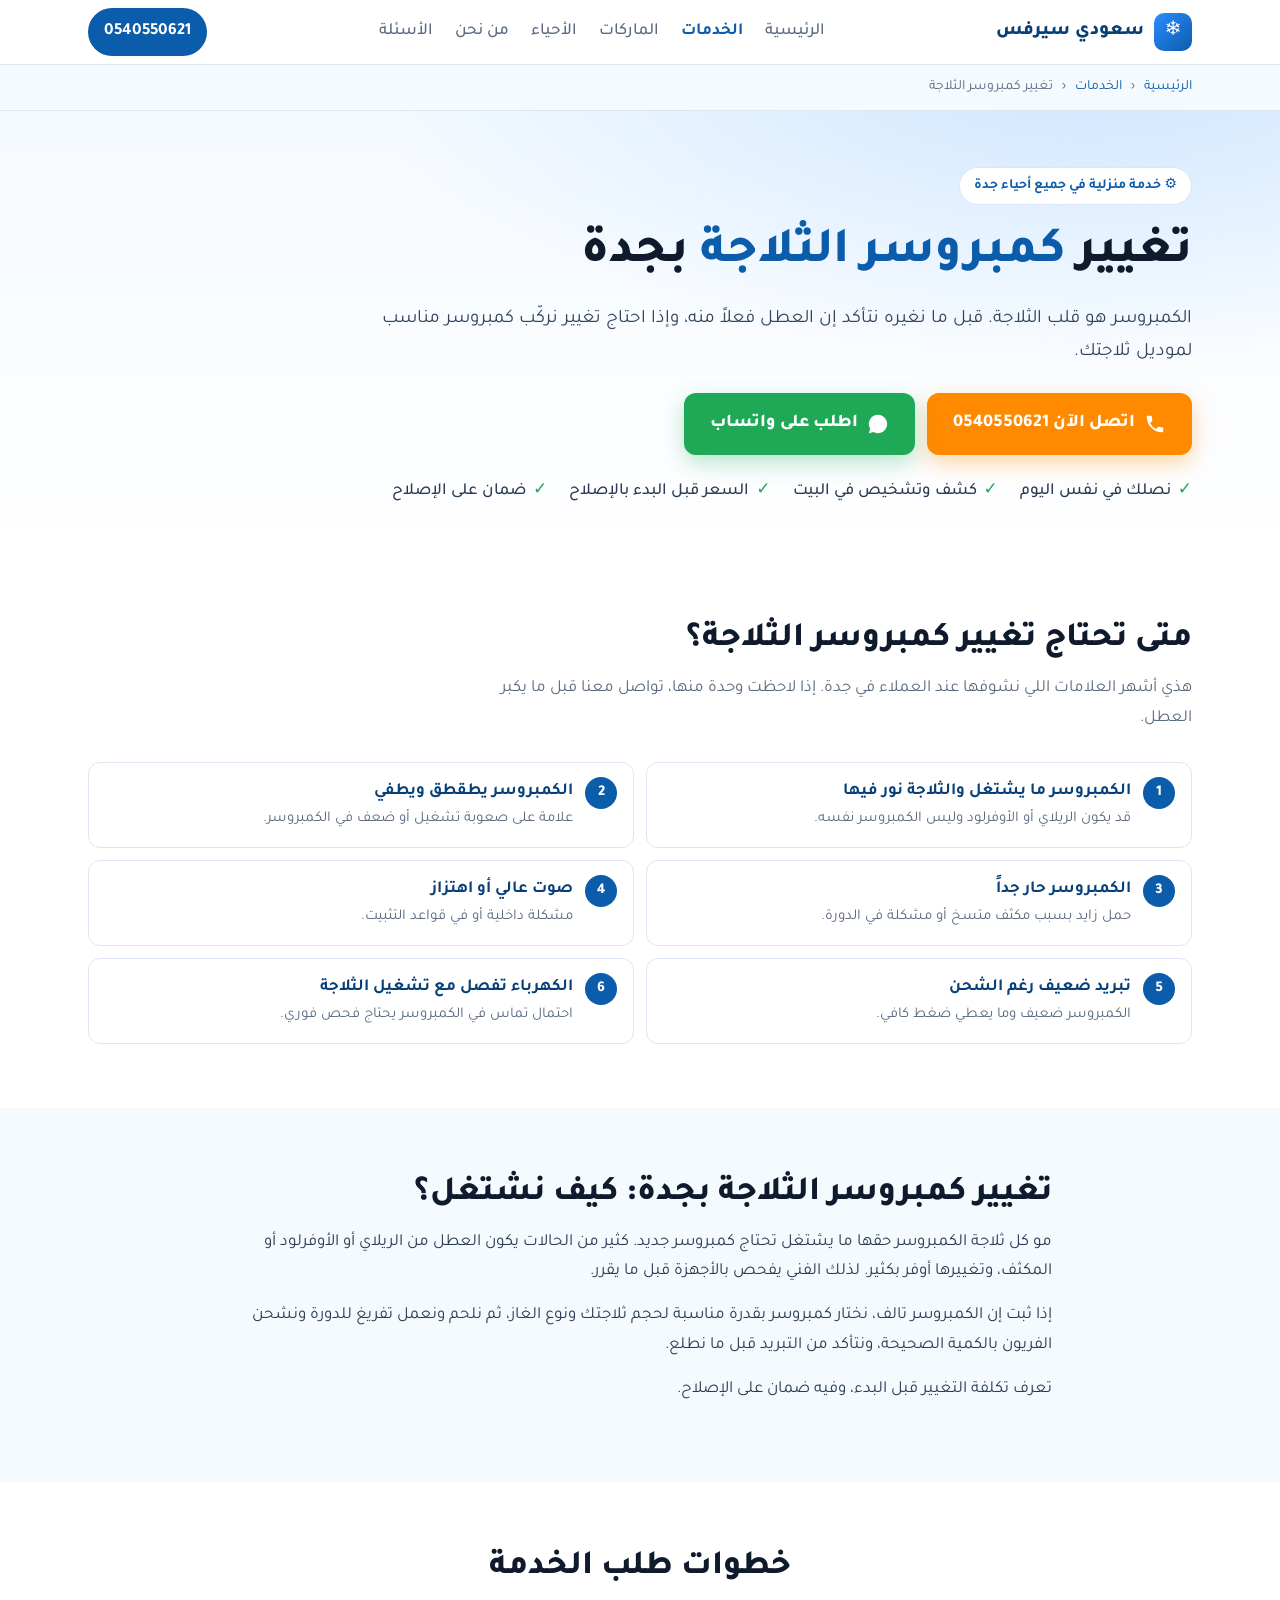
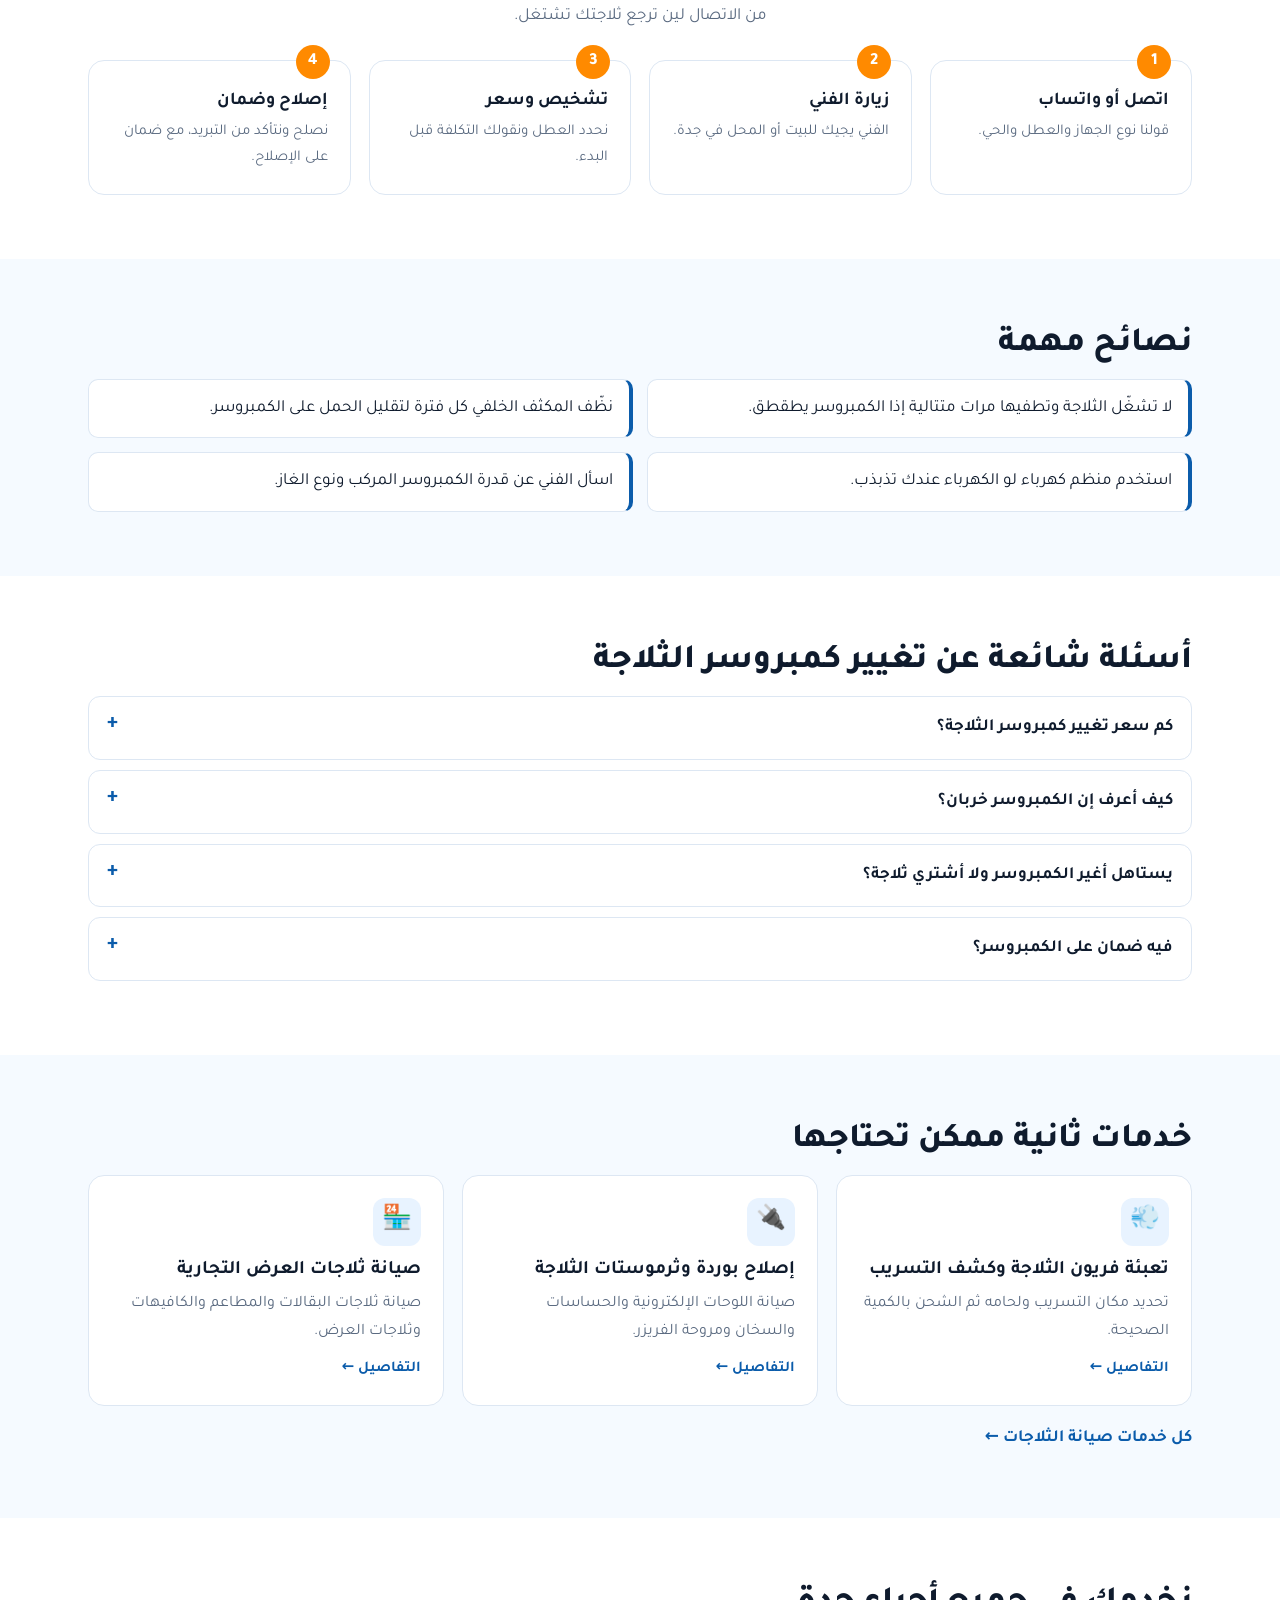
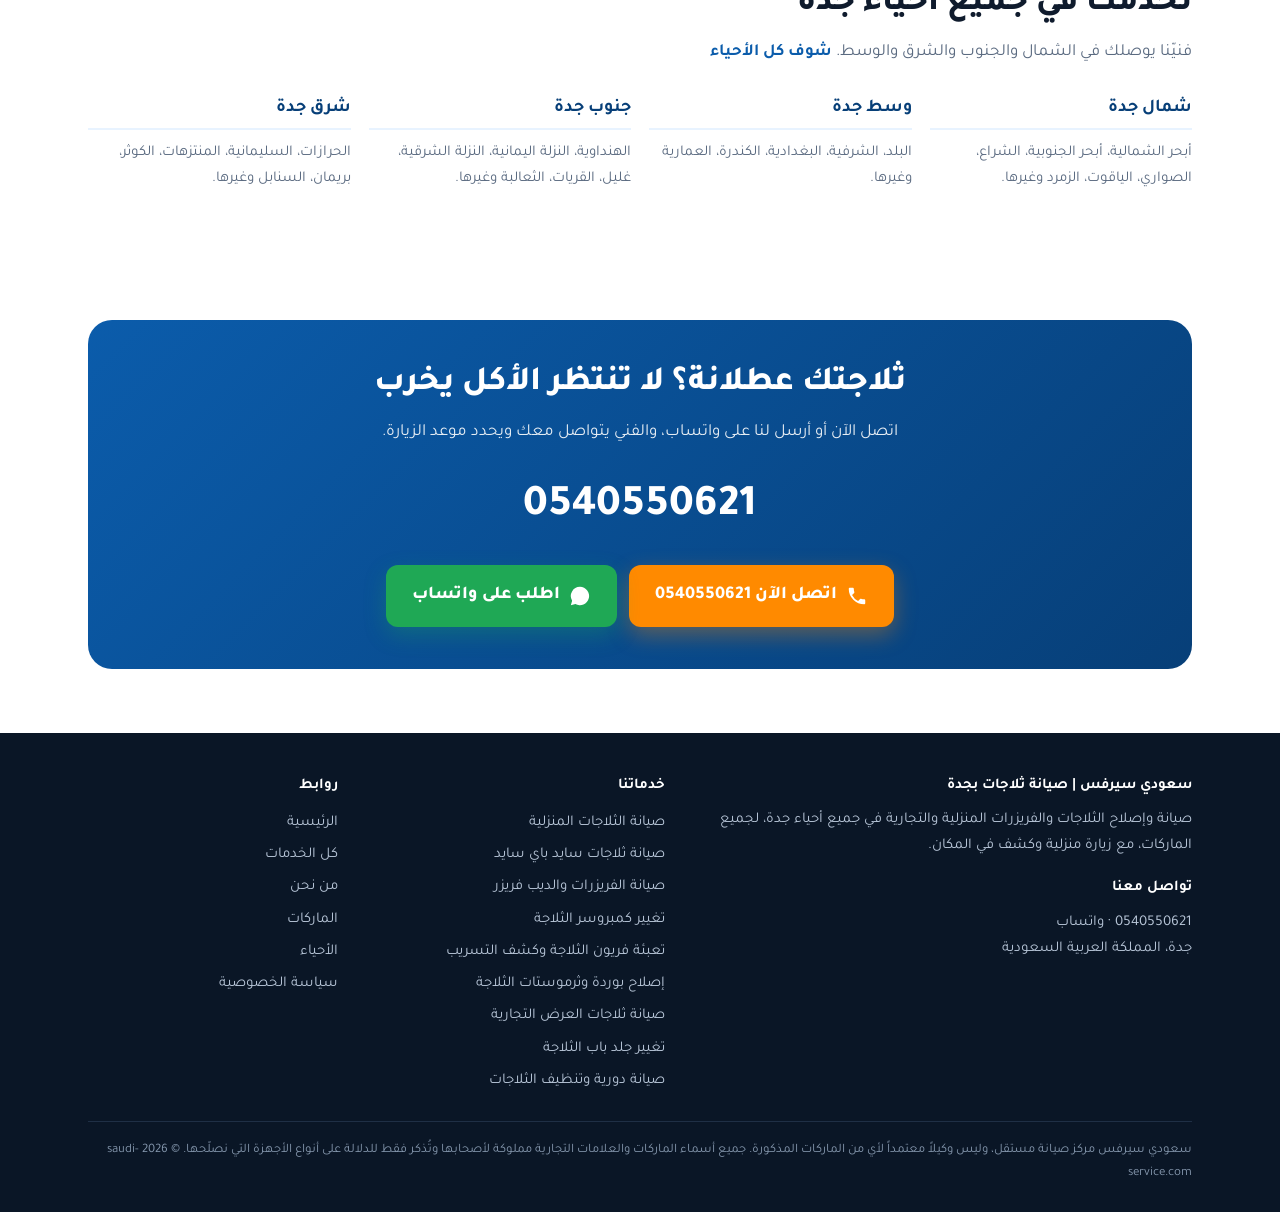
<file: services/compressor-replacement/index.html>
<!DOCTYPE html>
<html lang="ar" dir="rtl">
<head>
<!-- Google Tag Manager -->
<script>(function(w,d,s,l,i){w[l]=w[l]||[];w[l].push({'gtm.start':
new Date().getTime(),event:'gtm.js'});var f=d.getElementsByTagName(s)[0],
j=d.createElement(s),dl=l!='dataLayer'?'&l='+l:'';j.async=true;j.src=
'https://www.googletagmanager.com/gtm.js?id='+i+dl;f.parentNode.insertBefore(j,f);
})(window,document,'script','dataLayer','GTM-PFMF7WMD');</script>
<!-- End Google Tag Manager -->
<meta charset="UTF-8">
<meta name="viewport" content="width=device-width, initial-scale=1">
<title>تغيير كمبروسر ثلاجة بجدة | فحص وتغيير الضاغط - سعودي سيرفس</title>
<meta name="description" content="فحص وتغيير كمبروسر الثلاجة والفريزر بجدة بقطعة مناسبة لموديل جهازك، مع لحام وتفريغ وشحن فريون صحيح. نوضح السعر قبل البدء. اتصل 0540550621">
<link rel="canonical" href="https://saudi-service.com/services/compressor-replacement/">
<meta name="robots" content="index, follow">
<meta property="og:title" content="تغيير كمبروسر ثلاجة بجدة | فحص وتغيير الضاغط - سعودي سيرفس">
<meta property="og:description" content="فحص وتغيير كمبروسر الثلاجة والفريزر بجدة بقطعة مناسبة لموديل جهازك، مع لحام وتفريغ وشحن فريون صحيح. نوضح السعر قبل البدء. اتصل 0540550621">
<meta property="og:type" content="website">
<meta property="og:url" content="https://saudi-service.com/services/compressor-replacement/">
<meta property="og:locale" content="ar_SA">
<meta name="theme-color" content="#0b5cab">
<link rel="preconnect" href="https://fonts.googleapis.com">
<link rel="preconnect" href="https://fonts.gstatic.com" crossorigin>
<link href="https://fonts.googleapis.com/css2?family=Tajawal:wght@400;500;700;800&display=swap" rel="stylesheet">
<link rel="stylesheet" href="/assets/pages.css">
<script type="application/ld+json">
{
 "@context": "https://schema.org",
 "@type": "Service",
 "name": "تغيير كمبروسر الثلاجة بجدة",
 "serviceType": "تغيير كمبروسر الثلاجة",
 "description": "فحص وتغيير كمبروسر الثلاجة والفريزر بجدة بقطعة مناسبة لموديل جهازك، مع لحام وتفريغ وشحن فريون صحيح. نوضح السعر قبل البدء. اتصل 0540550621",
 "url": "https://saudi-service.com/services/compressor-replacement/",
 "areaServed": {
  "@type": "City",
  "name": "جدة"
 },
 "provider": {
  "@type": "HomeAndConstructionBusiness",
  "name": "سعودي سيرفس - صيانة ثلاجات بجدة",
  "url": "https://saudi-service.com/",
  "telephone": "+966540550621",
  "areaServed": {
   "@type": "City",
   "name": "جدة"
  },
  "address": {
   "@type": "PostalAddress",
   "addressLocality": "جدة",
   "addressCountry": "SA"
  }
 }
}
</script>
<script type="application/ld+json">
{
 "@context": "https://schema.org",
 "@type": "FAQPage",
 "mainEntity": [
  {
   "@type": "Question",
   "name": "كم سعر تغيير كمبروسر الثلاجة؟",
   "acceptedAnswer": {
    "@type": "Answer",
    "text": "يعتمد على حجم الثلاجة وقدرة الكمبروسر ونوع الغاز. الفني يحدد السعر بعد الفحص وقبل البدء."
   }
  },
  {
   "@type": "Question",
   "name": "كيف أعرف إن الكمبروسر خربان؟",
   "acceptedAnswer": {
    "@type": "Answer",
    "text": "العلامات: ما يشتغل، يطقطق ويطفي، حرارة زايدة، أو تبريد ضعيف. لكن التأكيد يكون بالفحص."
   }
  },
  {
   "@type": "Question",
   "name": "يستاهل أغير الكمبروسر ولا أشتري ثلاجة؟",
   "acceptedAnswer": {
    "@type": "Answer",
    "text": "إذا الثلاجة بحالة جيدة غالباً التغيير أوفر. الفني يعطيك رأي صريح حسب حالة جهازك."
   }
  },
  {
   "@type": "Question",
   "name": "فيه ضمان على الكمبروسر؟",
   "acceptedAnswer": {
    "@type": "Answer",
    "text": "نعم، فيه ضمان على التغيير والفني يوضح مدته."
   }
  }
 ]
}
</script>
<script type="application/ld+json">
{
 "@context": "https://schema.org",
 "@type": "BreadcrumbList",
 "itemListElement": [
  {
   "@type": "ListItem",
   "position": 1,
   "name": "الرئيسية",
   "item": "https://saudi-service.com/"
  },
  {
   "@type": "ListItem",
   "position": 2,
   "name": "الخدمات",
   "item": "https://saudi-service.com/services/"
  },
  {
   "@type": "ListItem",
   "position": 3,
   "name": "تغيير كمبروسر الثلاجة",
   "item": "https://saudi-service.com/services/compressor-replacement/"
  }
 ]
}
</script>
</head>
<body>
<!-- Google Tag Manager (noscript) -->
<noscript><iframe src="https://www.googletagmanager.com/ns.html?id=GTM-PFMF7WMD" height="0" width="0" style="display:none;visibility:hidden"></iframe></noscript>
<!-- End Google Tag Manager (noscript) -->
<header class="top">
  <div class="wrap">
    <a href="/" class="logo"><i>❄</i>سعودي سيرفس</a>
    <nav class="nav">
      <a href="/">الرئيسية</a>
      <a href="/services/" class="on">الخدمات</a>
      <a href="/#brands">الماركات</a>
      <a href="/#areas">الأحياء</a>
      <a href="/about/">من نحن</a>
      <a href="/#faq">الأسئلة</a>
    </nav>
    <a class="top-call js-call" href="tel:+966540550621">0540550621</a>
  </div>
</header>
<nav class="crumbs" aria-label="breadcrumb"><div class="wrap"><a href="/">الرئيسية</a> <b>‹</b> <a href="/services/">الخدمات</a> <b>‹</b> <span>تغيير كمبروسر الثلاجة</span></div></nav>
<section class="hero">
  <div class="wrap one">
    <div>
      <span class="badge">⚙ خدمة منزلية في جميع أحياء جدة</span>
      <h1>تغيير <span>كمبروسر الثلاجة</span> بجدة</h1>
      <p class="lead">الكمبروسر هو قلب الثلاجة. قبل ما نغيره نتأكد إن العطل فعلاً منه، وإذا احتاج تغيير نركّب كمبروسر مناسب لموديل ثلاجتك.</p>
      <div class="cta">
        <a class="btn btn-call js-call" href="tel:+966540550621"><svg viewBox="0 0 24 24"><path d="M6.6 10.8a15.1 15.1 0 0 0 6.6 6.6l2.2-2.2c.3-.3.7-.4 1-.2 1.1.4 2.3.6 3.6.6.6 0 1 .4 1 1V20c0 .6-.4 1-1 1A17 17 0 0 1 3 4c0-.6.4-1 1-1h3.5c.6 0 1 .4 1 1 0 1.3.2 2.5.6 3.6.1.3 0 .7-.2 1z"/></svg> اتصل الآن 0540550621</a>
        <a class="btn btn-wa js-wa" href="https://wa.me/966540550621?text=%D8%A7%D9%84%D8%B3%D9%84%D8%A7%D9%85%20%D8%B9%D9%84%D9%8A%D9%83%D9%85%D8%8C%20%D8%A3%D8%AD%D8%AA%D8%A7%D8%AC%20%D9%81%D8%AD%D8%B5%20%D8%A3%D9%88%20%D8%AA%D8%BA%D9%8A%D9%8A%D8%B1%20%D9%83%D9%85%D8%A8%D8%B1%D9%88%D8%B3%D8%B1%20%D8%AB%D9%84%D8%A7%D8%AC%D8%A9%20%D9%81%D9%8A%20%D8%AC%D8%AF%D8%A9" target="_blank" rel="noopener"><svg viewBox="0 0 24 24"><path d="M12 2a10 10 0 0 0-8.6 15.1L2 22l5-1.3A10 10 0 1 0 12 2z"/></svg> اطلب على واتساب</a>
      </div>
      <ul class="ticks"><li>نصلك في نفس اليوم</li><li>كشف وتشخيص في البيت</li><li>السعر قبل البدء بالإصلاح</li><li>ضمان على الإصلاح</li></ul>
    </div>
  </div>
</section>

<section>
  <div class="wrap">
    <h2>متى تحتاج تغيير كمبروسر الثلاجة؟</h2>
    <p class="sub">هذي أشهر العلامات اللي نشوفها عند العملاء في جدة. إذا لاحظت وحدة منها، تواصل معنا قبل ما يكبر العطل.</p>
    <div class="faults"><div class="fault"><span class="n">1</span><div><b>الكمبروسر ما يشتغل والثلاجة نور فيها</b><em>قد يكون الريلاي أو الأوفرلود وليس الكمبروسر نفسه.</em></div></div><div class="fault"><span class="n">2</span><div><b>الكمبروسر يطقطق ويطفي</b><em>علامة على صعوبة تشغيل أو ضعف في الكمبروسر.</em></div></div><div class="fault"><span class="n">3</span><div><b>الكمبروسر حار جداً</b><em>حمل زايد بسبب مكثف متسخ أو مشكلة في الدورة.</em></div></div><div class="fault"><span class="n">4</span><div><b>صوت عالي أو اهتزاز</b><em>مشكلة داخلية أو في قواعد التثبيت.</em></div></div><div class="fault"><span class="n">5</span><div><b>تبريد ضعيف رغم الشحن</b><em>الكمبروسر ضعيف وما يعطي ضغط كافي.</em></div></div><div class="fault"><span class="n">6</span><div><b>الكهرباء تفصل مع تشغيل الثلاجة</b><em>احتمال تماس في الكمبروسر يحتاج فحص فوري.</em></div></div></div>
  </div>
</section>

<section class="bg-ice">
  <div class="wrap prose">
    <h2>تغيير كمبروسر الثلاجة بجدة: كيف نشتغل؟</h2>
    <p>مو كل ثلاجة الكمبروسر حقها ما يشتغل تحتاج كمبروسر جديد. كثير من الحالات يكون العطل من الريلاي أو الأوفرلود أو المكثف، وتغييرها أوفر بكثير. لذلك الفني يفحص بالأجهزة قبل ما يقرر.</p><p>إذا ثبت إن الكمبروسر تالف، نختار كمبروسر بقدرة مناسبة لحجم ثلاجتك ونوع الغاز، ثم نلحم ونعمل تفريغ للدورة ونشحن الفريون بالكمية الصحيحة، ونتأكد من التبريد قبل ما نطلع.</p><p>تعرف تكلفة التغيير قبل البدء، وفيه ضمان على الإصلاح.</p>
  </div>
</section>

<section>
  <div class="wrap">
    <h2 class="center">خطوات طلب الخدمة</h2>
    <p class="sub center">من الاتصال لين ترجع ثلاجتك تشتغل.</p>
    <div class="steps">
      <div class="step"><h3>اتصل أو واتساب</h3><p>قولنا نوع الجهاز والعطل والحي.</p></div>
      <div class="step"><h3>زيارة الفني</h3><p>الفني يجيك للبيت أو المحل في جدة.</p></div>
      <div class="step"><h3>تشخيص وسعر</h3><p>نحدد العطل ونقولك التكلفة قبل البدء.</p></div>
      <div class="step"><h3>إصلاح وضمان</h3><p>نصلح ونتأكد من التبريد، مع ضمان على الإصلاح.</p></div>
    </div>
  </div>
</section>

<section class="bg-ice">
  <div class="wrap">
    <h2>نصائح مهمة</h2>
    <div class="tips"><div>لا تشغّل الثلاجة وتطفيها مرات متتالية إذا الكمبروسر يطقطق.</div><div>نظّف المكثف الخلفي كل فترة لتقليل الحمل على الكمبروسر.</div><div>استخدم منظم كهرباء لو الكهرباء عندك تذبذب.</div><div>اسأل الفني عن قدرة الكمبروسر المركب ونوع الغاز.</div></div>
  </div>
</section>

<section class="faq">
  <div class="wrap">
    <h2>أسئلة شائعة عن تغيير كمبروسر الثلاجة</h2>
    <details><summary>كم سعر تغيير كمبروسر الثلاجة؟</summary><p>يعتمد على حجم الثلاجة وقدرة الكمبروسر ونوع الغاز. الفني يحدد السعر بعد الفحص وقبل البدء.</p></details><details><summary>كيف أعرف إن الكمبروسر خربان؟</summary><p>العلامات: ما يشتغل، يطقطق ويطفي، حرارة زايدة، أو تبريد ضعيف. لكن التأكيد يكون بالفحص.</p></details><details><summary>يستاهل أغير الكمبروسر ولا أشتري ثلاجة؟</summary><p>إذا الثلاجة بحالة جيدة غالباً التغيير أوفر. الفني يعطيك رأي صريح حسب حالة جهازك.</p></details><details><summary>فيه ضمان على الكمبروسر؟</summary><p>نعم، فيه ضمان على التغيير والفني يوضح مدته.</p></details>
  </div>
</section>

<section class="bg-ice">
  <div class="wrap">
    <h2>خدمات ثانية ممكن تحتاجها</h2>
    <div class="grid g3"><a class="card" href="/services/freon-refill/"><div class="ic">💨</div><h3>تعبئة فريون الثلاجة وكشف التسريب</h3><p>تحديد مكان التسريب ولحامه ثم الشحن بالكمية الصحيحة.</p><span class="more">التفاصيل ←</span></a><a class="card" href="/services/board-thermostat-repair/"><div class="ic">🔌</div><h3>إصلاح بوردة وثرموستات الثلاجة</h3><p>صيانة اللوحات الإلكترونية والحساسات والسخان ومروحة الفريزر.</p><span class="more">التفاصيل ←</span></a><a class="card" href="/services/commercial-fridge-repair/"><div class="ic">🏪</div><h3>صيانة ثلاجات العرض التجارية</h3><p>صيانة ثلاجات البقالات والمطاعم والكافيهات وثلاجات العرض.</p><span class="more">التفاصيل ←</span></a></div>
    <p style="margin-top:18px"><a class="lnk" href="/services/">كل خدمات صيانة الثلاجات ←</a></p>
  </div>
</section>
<section >
  <div class="wrap">
    <h2>نخدمك في جميع أحياء جدة</h2>
    <p class="sub">فنيّنا يوصلك في الشمال والجنوب والشرق والوسط. <a href="/#areas" class="lnk">شوف كل الأحياء</a></p>
    <div class="areas"><div class="area"><h3>شمال جدة</h3><p>أبحر الشمالية، أبحر الجنوبية، الشراع، الصواري، الياقوت، الزمرد وغيرها.</p></div><div class="area"><h3>وسط جدة</h3><p>البلد، الشرفية، البغدادية، الكندرة، العمارية وغيرها.</p></div><div class="area"><h3>جنوب جدة</h3><p>الهنداوية، النزلة اليمانية، النزلة الشرقية، غليل، القريات، الثعالبة وغيرها.</p></div><div class="area"><h3>شرق جدة</h3><p>الحرازات، السليمانية، المنتزهات، الكوثر، بريمان، السنابل وغيرها.</p></div></div>
  </div>
</section>
<section>
  <div class="wrap">
    <div class="final">
      <h2>ثلاجتك عطلانة؟ لا تنتظر الأكل يخرب</h2>
      <p>اتصل الآن أو أرسل لنا على واتساب، والفني يتواصل معك ويحدد موعد الزيارة.</p>
      <a class="num js-call" href="tel:+966540550621">0540550621</a>
      <div class="cta" style="justify-content:center;margin:0">
        <a class="btn btn-call js-call" href="tel:+966540550621"><svg viewBox="0 0 24 24"><path d="M6.6 10.8a15.1 15.1 0 0 0 6.6 6.6l2.2-2.2c.3-.3.7-.4 1-.2 1.1.4 2.3.6 3.6.6.6 0 1 .4 1 1V20c0 .6-.4 1-1 1A17 17 0 0 1 3 4c0-.6.4-1 1-1h3.5c.6 0 1 .4 1 1 0 1.3.2 2.5.6 3.6.1.3 0 .7-.2 1z"/></svg> اتصل الآن 0540550621</a>
        <a class="btn btn-wa js-wa" href="https://wa.me/966540550621?text=%D8%A7%D9%84%D8%B3%D9%84%D8%A7%D9%85%20%D8%B9%D9%84%D9%8A%D9%83%D9%85%D8%8C%20%D8%A3%D8%AD%D8%AA%D8%A7%D8%AC%20%D9%81%D8%AD%D8%B5%20%D8%A3%D9%88%20%D8%AA%D8%BA%D9%8A%D9%8A%D8%B1%20%D9%83%D9%85%D8%A8%D8%B1%D9%88%D8%B3%D8%B1%20%D8%AB%D9%84%D8%A7%D8%AC%D8%A9%20%D9%81%D9%8A%20%D8%AC%D8%AF%D8%A9" target="_blank" rel="noopener"><svg viewBox="0 0 24 24"><path d="M12 2a10 10 0 0 0-8.6 15.1L2 22l5-1.3A10 10 0 1 0 12 2z"/></svg> اطلب على واتساب</a>
      </div>
    </div>
  </div>
</section>
<footer>
  <div class="wrap">
    <div class="cols">
      <div>
        <h4>سعودي سيرفس | صيانة ثلاجات بجدة</h4>
        <p>صيانة وإصلاح الثلاجات والفريزرات المنزلية والتجارية في جميع أحياء جدة، لجميع الماركات، مع زيارة منزلية وكشف في المكان.</p>
        <h4 style="margin-top:16px">تواصل معنا</h4>
        <p><a class="js-call" href="tel:+966540550621" style="direction:ltr;display:inline-block">0540550621</a> · <a class="js-wa" href="https://wa.me/966540550621" target="_blank" rel="noopener">واتساب</a></p>
        <p>جدة، المملكة العربية السعودية</p>
      </div>
      <div class="flinks">
        <h4>خدماتنا</h4>
        <a href="/services/home-fridge-repair/">صيانة الثلاجات المنزلية</a>
<a href="/services/side-by-side-repair/">صيانة ثلاجات سايد باي سايد</a>
<a href="/services/freezer-repair/">صيانة الفريزرات والديب فريزر</a>
<a href="/services/compressor-replacement/">تغيير كمبروسر الثلاجة</a>
<a href="/services/freon-refill/">تعبئة فريون الثلاجة وكشف التسريب</a>
<a href="/services/board-thermostat-repair/">إصلاح بوردة وثرموستات الثلاجة</a>
<a href="/services/commercial-fridge-repair/">صيانة ثلاجات العرض التجارية</a>
<a href="/services/door-gasket-replacement/">تغيير جلد باب الثلاجة</a>
<a href="/services/fridge-maintenance-cleaning/">صيانة دورية وتنظيف الثلاجات</a>
      </div>
      <div class="flinks">
        <h4>روابط</h4>
        <a href="/">الرئيسية</a>
        <a href="/services/">كل الخدمات</a>
        <a href="/about/">من نحن</a>
        <a href="/#brands">الماركات</a>
        <a href="/#areas">الأحياء</a>
        <a href="/#privacy">سياسة الخصوصية</a>
      </div>
    </div>
    <p class="note">سعودي سيرفس مركز صيانة مستقل، وليس وكيلاً معتمداً لأي من الماركات المذكورة. جميع أسماء الماركات والعلامات التجارية مملوكة لأصحابها وتُذكر فقط للدلالة على أنواع الأجهزة التي نصلّحها. © <span id="yr">2026</span> saudi-service.com</p>
  </div>
</footer>

<div class="bar">
  <a class="c js-call" href="tel:+966540550621"><svg viewBox="0 0 24 24"><path d="M6.6 10.8a15.1 15.1 0 0 0 6.6 6.6l2.2-2.2c.3-.3.7-.4 1-.2 1.1.4 2.3.6 3.6.6.6 0 1 .4 1 1V20c0 .6-.4 1-1 1A17 17 0 0 1 3 4c0-.6.4-1 1-1h3.5c.6 0 1 .4 1 1 0 1.3.2 2.5.6 3.6.1.3 0 .7-.2 1z"/></svg> اتصل</a>
  <a class="w js-wa" href="https://wa.me/966540550621" target="_blank" rel="noopener"><svg viewBox="0 0 24 24"><path d="M12 2a10 10 0 0 0-8.6 15.1L2 22l5-1.3A10 10 0 1 0 12 2z"/></svg> واتساب</a>
</div>

<script>
function track(kind){
  window.dataLayer = window.dataLayer || [];
  window.dataLayer.push({event: kind === 'call' ? 'call_click' : 'whatsapp_click'});
}
document.querySelectorAll('.js-call').forEach(function(a){ a.addEventListener('click', function(){ track('call'); }); });
document.querySelectorAll('.js-wa').forEach(function(a){ a.addEventListener('click', function(){ track('wa'); }); });
document.getElementById('yr').textContent = new Date().getFullYear();
</script>
</body>
</html>
</file>
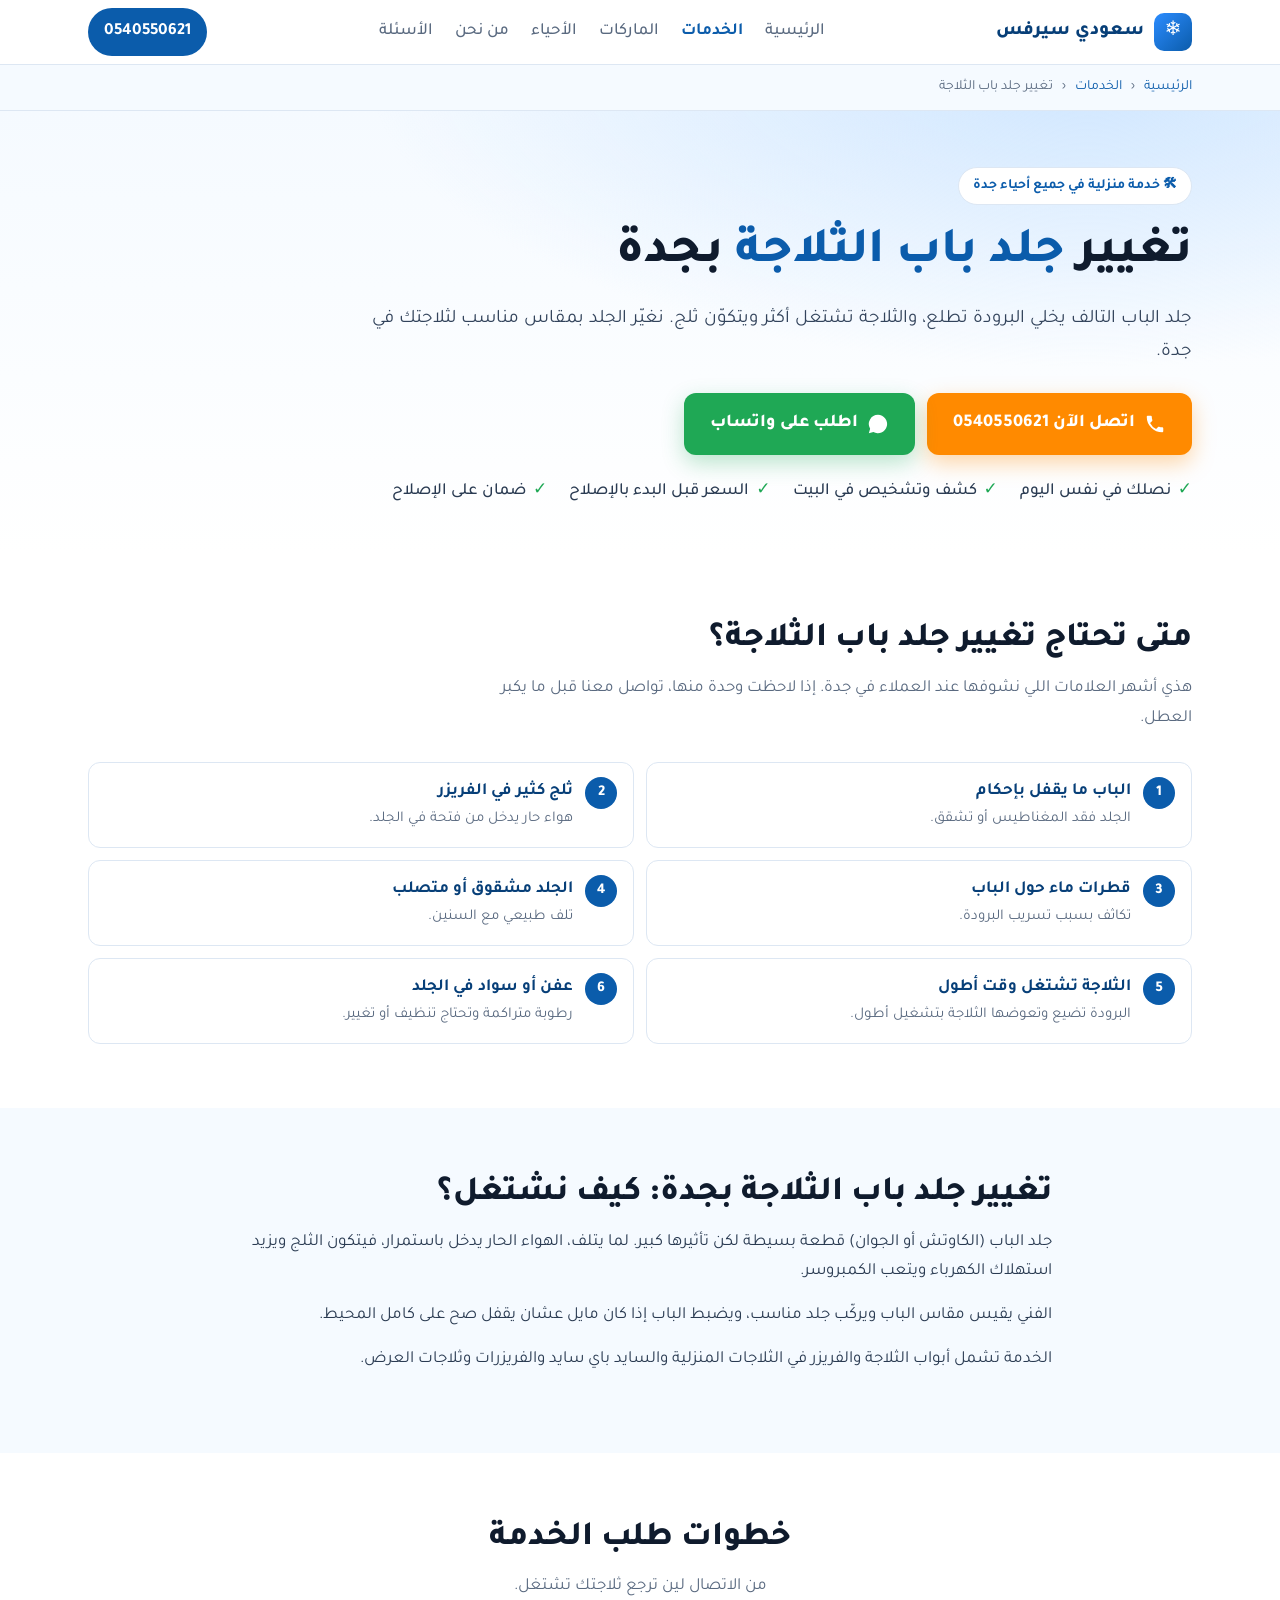
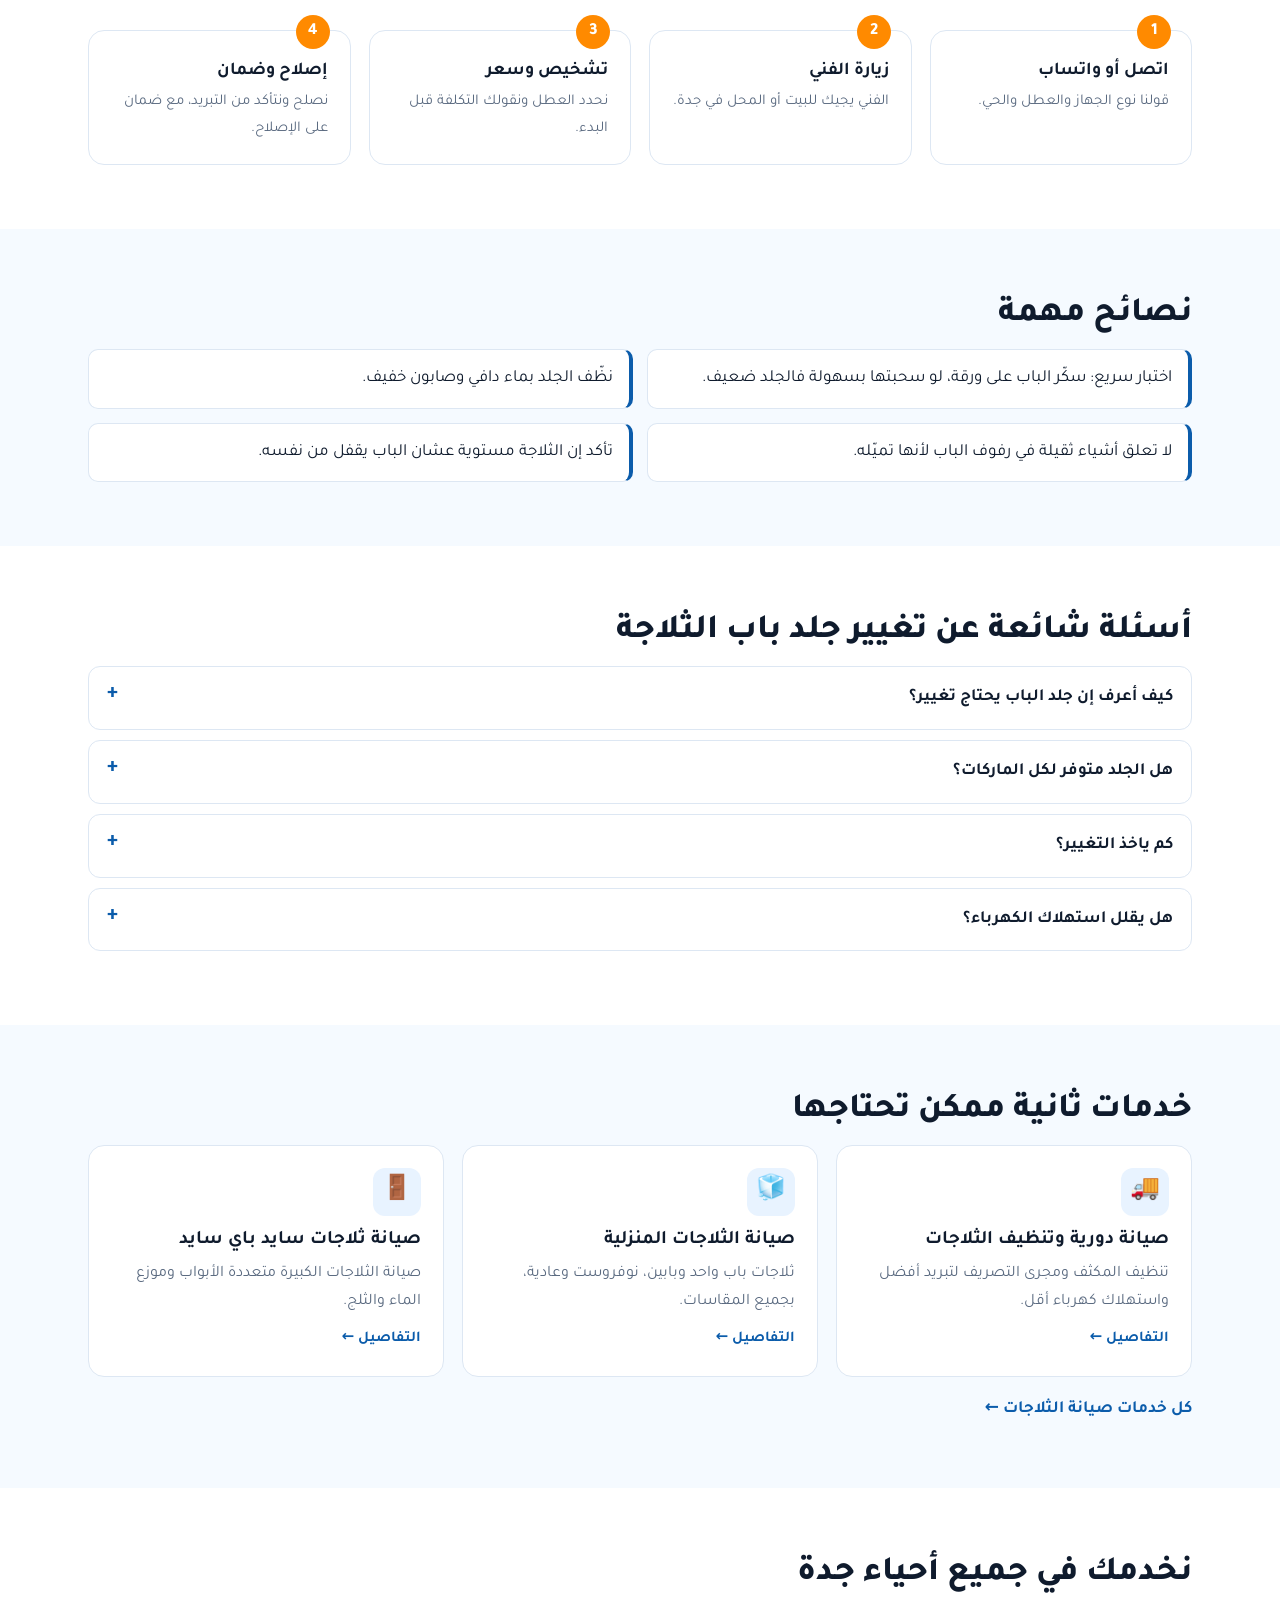
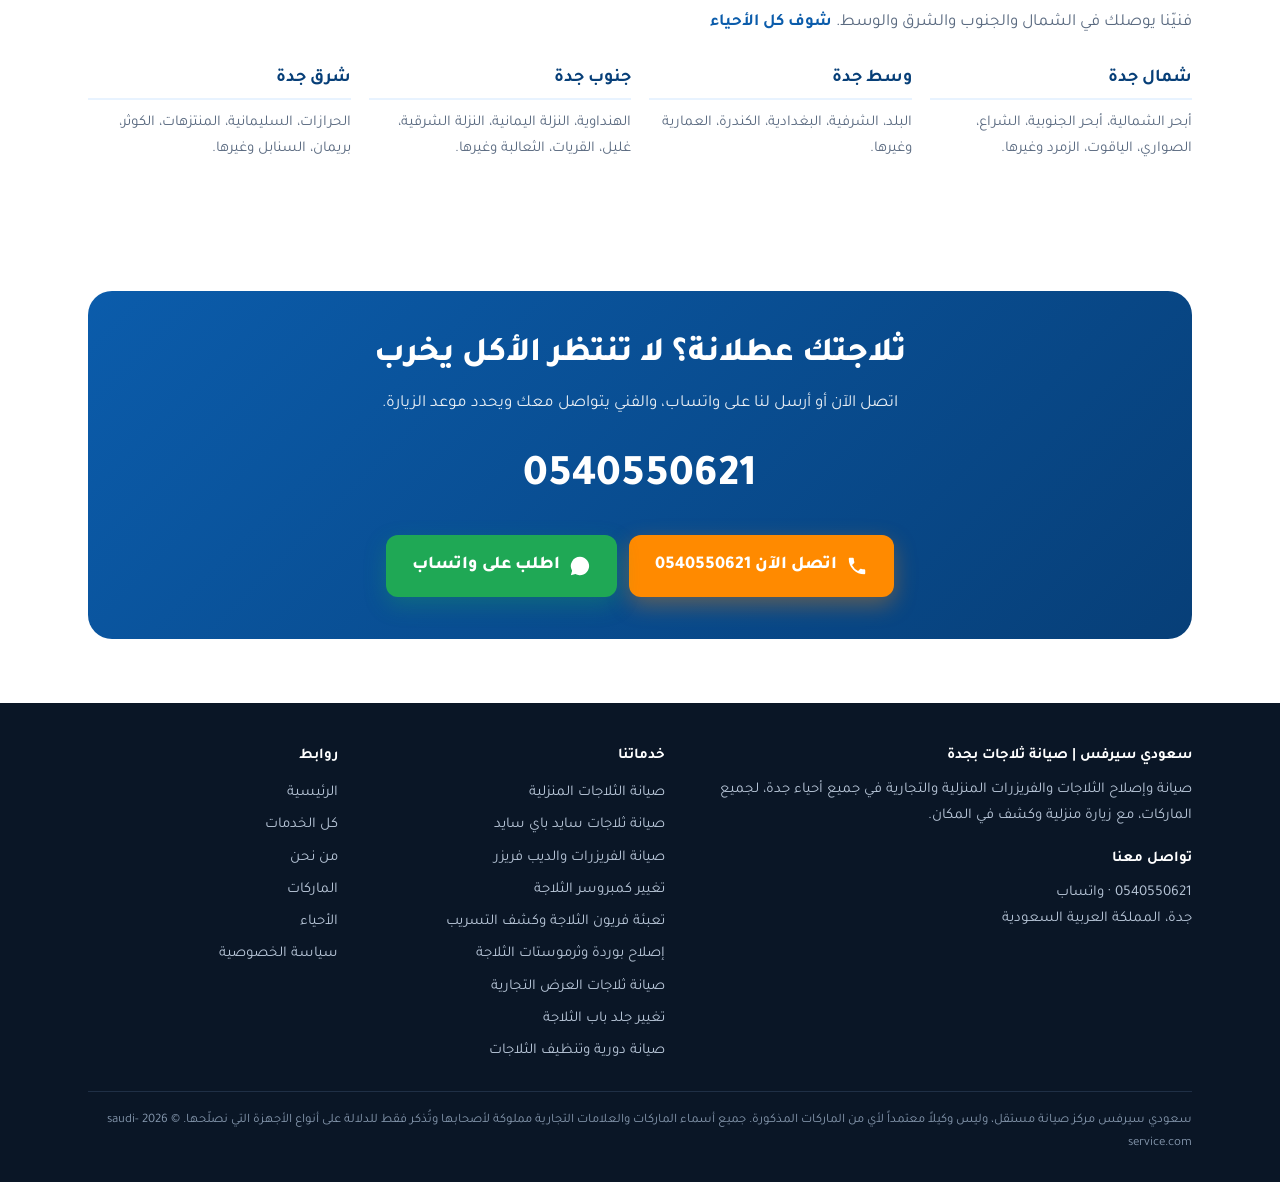
<file: services/door-gasket-replacement/index.html>
<!DOCTYPE html>
<html lang="ar" dir="rtl">
<head>
<!-- Google Tag Manager -->
<script>(function(w,d,s,l,i){w[l]=w[l]||[];w[l].push({'gtm.start':
new Date().getTime(),event:'gtm.js'});var f=d.getElementsByTagName(s)[0],
j=d.createElement(s),dl=l!='dataLayer'?'&l='+l:'';j.async=true;j.src=
'https://www.googletagmanager.com/gtm.js?id='+i+dl;f.parentNode.insertBefore(j,f);
})(window,document,'script','dataLayer','GTM-PFMF7WMD');</script>
<!-- End Google Tag Manager -->
<meta charset="UTF-8">
<meta name="viewport" content="width=device-width, initial-scale=1">
<title>تغيير جلد باب الثلاجة بجدة | كاوتش وجوان الباب - سعودي سيرفس</title>
<meta name="description" content="تغيير جلد (كاوتش/جوان) باب الثلاجة والفريزر بجدة لمنع تسرب البرودة وتكوّن الثلج وتقليل استهلاك الكهرباء، بمقاس مناسب لثلاجتك. اتصل 0540550621">
<link rel="canonical" href="https://saudi-service.com/services/door-gasket-replacement/">
<meta name="robots" content="index, follow">
<meta property="og:title" content="تغيير جلد باب الثلاجة بجدة | كاوتش وجوان الباب - سعودي سيرفس">
<meta property="og:description" content="تغيير جلد (كاوتش/جوان) باب الثلاجة والفريزر بجدة لمنع تسرب البرودة وتكوّن الثلج وتقليل استهلاك الكهرباء، بمقاس مناسب لثلاجتك. اتصل 0540550621">
<meta property="og:type" content="website">
<meta property="og:url" content="https://saudi-service.com/services/door-gasket-replacement/">
<meta property="og:locale" content="ar_SA">
<meta name="theme-color" content="#0b5cab">
<link rel="preconnect" href="https://fonts.googleapis.com">
<link rel="preconnect" href="https://fonts.gstatic.com" crossorigin>
<link href="https://fonts.googleapis.com/css2?family=Tajawal:wght@400;500;700;800&display=swap" rel="stylesheet">
<link rel="stylesheet" href="/assets/pages.css">
<script type="application/ld+json">
{
 "@context": "https://schema.org",
 "@type": "Service",
 "name": "تغيير جلد باب الثلاجة بجدة",
 "serviceType": "تغيير جلد باب الثلاجة",
 "description": "تغيير جلد (كاوتش/جوان) باب الثلاجة والفريزر بجدة لمنع تسرب البرودة وتكوّن الثلج وتقليل استهلاك الكهرباء، بمقاس مناسب لثلاجتك. اتصل 0540550621",
 "url": "https://saudi-service.com/services/door-gasket-replacement/",
 "areaServed": {
  "@type": "City",
  "name": "جدة"
 },
 "provider": {
  "@type": "HomeAndConstructionBusiness",
  "name": "سعودي سيرفس - صيانة ثلاجات بجدة",
  "url": "https://saudi-service.com/",
  "telephone": "+966540550621",
  "areaServed": {
   "@type": "City",
   "name": "جدة"
  },
  "address": {
   "@type": "PostalAddress",
   "addressLocality": "جدة",
   "addressCountry": "SA"
  }
 }
}
</script>
<script type="application/ld+json">
{
 "@context": "https://schema.org",
 "@type": "FAQPage",
 "mainEntity": [
  {
   "@type": "Question",
   "name": "كيف أعرف إن جلد الباب يحتاج تغيير؟",
   "acceptedAnswer": {
    "@type": "Answer",
    "text": "إذا فيه شقوق، أو الباب ما يقفل كويس، أو فيه ثلج زايد وقطرات ماء حول الباب."
   }
  },
  {
   "@type": "Question",
   "name": "هل الجلد متوفر لكل الماركات؟",
   "acceptedAnswer": {
    "@type": "Answer",
    "text": "نوفر جلد مناسب لأغلب المقاسات والماركات المنتشرة في جدة."
   }
  },
  {
   "@type": "Question",
   "name": "كم ياخذ التغيير؟",
   "acceptedAnswer": {
    "@type": "Answer",
    "text": "غالباً في نفس الزيارة."
   }
  },
  {
   "@type": "Question",
   "name": "هل يقلل استهلاك الكهرباء؟",
   "acceptedAnswer": {
    "@type": "Answer",
    "text": "نعم، الجلد السليم يمنع تسرب البرودة فتشتغل الثلاجة وقت أقل."
   }
  }
 ]
}
</script>
<script type="application/ld+json">
{
 "@context": "https://schema.org",
 "@type": "BreadcrumbList",
 "itemListElement": [
  {
   "@type": "ListItem",
   "position": 1,
   "name": "الرئيسية",
   "item": "https://saudi-service.com/"
  },
  {
   "@type": "ListItem",
   "position": 2,
   "name": "الخدمات",
   "item": "https://saudi-service.com/services/"
  },
  {
   "@type": "ListItem",
   "position": 3,
   "name": "تغيير جلد باب الثلاجة",
   "item": "https://saudi-service.com/services/door-gasket-replacement/"
  }
 ]
}
</script>
</head>
<body>
<!-- Google Tag Manager (noscript) -->
<noscript><iframe src="https://www.googletagmanager.com/ns.html?id=GTM-PFMF7WMD" height="0" width="0" style="display:none;visibility:hidden"></iframe></noscript>
<!-- End Google Tag Manager (noscript) -->
<header class="top">
  <div class="wrap">
    <a href="/" class="logo"><i>❄</i>سعودي سيرفس</a>
    <nav class="nav">
      <a href="/">الرئيسية</a>
      <a href="/services/" class="on">الخدمات</a>
      <a href="/#brands">الماركات</a>
      <a href="/#areas">الأحياء</a>
      <a href="/about/">من نحن</a>
      <a href="/#faq">الأسئلة</a>
    </nav>
    <a class="top-call js-call" href="tel:+966540550621">0540550621</a>
  </div>
</header>
<nav class="crumbs" aria-label="breadcrumb"><div class="wrap"><a href="/">الرئيسية</a> <b>‹</b> <a href="/services/">الخدمات</a> <b>‹</b> <span>تغيير جلد باب الثلاجة</span></div></nav>
<section class="hero">
  <div class="wrap one">
    <div>
      <span class="badge">🛠 خدمة منزلية في جميع أحياء جدة</span>
      <h1>تغيير <span>جلد باب الثلاجة</span> بجدة</h1>
      <p class="lead">جلد الباب التالف يخلي البرودة تطلع، والثلاجة تشتغل أكثر ويتكوّن ثلج. نغيّر الجلد بمقاس مناسب لثلاجتك في جدة.</p>
      <div class="cta">
        <a class="btn btn-call js-call" href="tel:+966540550621"><svg viewBox="0 0 24 24"><path d="M6.6 10.8a15.1 15.1 0 0 0 6.6 6.6l2.2-2.2c.3-.3.7-.4 1-.2 1.1.4 2.3.6 3.6.6.6 0 1 .4 1 1V20c0 .6-.4 1-1 1A17 17 0 0 1 3 4c0-.6.4-1 1-1h3.5c.6 0 1 .4 1 1 0 1.3.2 2.5.6 3.6.1.3 0 .7-.2 1z"/></svg> اتصل الآن 0540550621</a>
        <a class="btn btn-wa js-wa" href="https://wa.me/966540550621?text=%D8%A7%D9%84%D8%B3%D9%84%D8%A7%D9%85%20%D8%B9%D9%84%D9%8A%D9%83%D9%85%D8%8C%20%D8%A3%D8%AD%D8%AA%D8%A7%D8%AC%20%D8%AA%D8%BA%D9%8A%D9%8A%D8%B1%20%D8%AC%D9%84%D8%AF%20%D8%A8%D8%A7%D8%A8%20%D8%AB%D9%84%D8%A7%D8%AC%D8%A9%20%D9%81%D9%8A%20%D8%AC%D8%AF%D8%A9" target="_blank" rel="noopener"><svg viewBox="0 0 24 24"><path d="M12 2a10 10 0 0 0-8.6 15.1L2 22l5-1.3A10 10 0 1 0 12 2z"/></svg> اطلب على واتساب</a>
      </div>
      <ul class="ticks"><li>نصلك في نفس اليوم</li><li>كشف وتشخيص في البيت</li><li>السعر قبل البدء بالإصلاح</li><li>ضمان على الإصلاح</li></ul>
    </div>
  </div>
</section>

<section>
  <div class="wrap">
    <h2>متى تحتاج تغيير جلد باب الثلاجة؟</h2>
    <p class="sub">هذي أشهر العلامات اللي نشوفها عند العملاء في جدة. إذا لاحظت وحدة منها، تواصل معنا قبل ما يكبر العطل.</p>
    <div class="faults"><div class="fault"><span class="n">1</span><div><b>الباب ما يقفل بإحكام</b><em>الجلد فقد المغناطيس أو تشقق.</em></div></div><div class="fault"><span class="n">2</span><div><b>ثلج كثير في الفريزر</b><em>هواء حار يدخل من فتحة في الجلد.</em></div></div><div class="fault"><span class="n">3</span><div><b>قطرات ماء حول الباب</b><em>تكاثف بسبب تسريب البرودة.</em></div></div><div class="fault"><span class="n">4</span><div><b>الجلد مشقوق أو متصلب</b><em>تلف طبيعي مع السنين.</em></div></div><div class="fault"><span class="n">5</span><div><b>الثلاجة تشتغل وقت أطول</b><em>البرودة تضيع وتعوضها الثلاجة بتشغيل أطول.</em></div></div><div class="fault"><span class="n">6</span><div><b>عفن أو سواد في الجلد</b><em>رطوبة متراكمة وتحتاج تنظيف أو تغيير.</em></div></div></div>
  </div>
</section>

<section class="bg-ice">
  <div class="wrap prose">
    <h2>تغيير جلد باب الثلاجة بجدة: كيف نشتغل؟</h2>
    <p>جلد الباب (الكاوتش أو الجوان) قطعة بسيطة لكن تأثيرها كبير. لما يتلف، الهواء الحار يدخل باستمرار، فيتكون الثلج ويزيد استهلاك الكهرباء ويتعب الكمبروسر.</p><p>الفني يقيس مقاس الباب ويركّب جلد مناسب، ويضبط الباب إذا كان مايل عشان يقفل صح على كامل المحيط.</p><p>الخدمة تشمل أبواب الثلاجة والفريزر في الثلاجات المنزلية والسايد باي سايد والفريزرات وثلاجات العرض.</p>
  </div>
</section>

<section>
  <div class="wrap">
    <h2 class="center">خطوات طلب الخدمة</h2>
    <p class="sub center">من الاتصال لين ترجع ثلاجتك تشتغل.</p>
    <div class="steps">
      <div class="step"><h3>اتصل أو واتساب</h3><p>قولنا نوع الجهاز والعطل والحي.</p></div>
      <div class="step"><h3>زيارة الفني</h3><p>الفني يجيك للبيت أو المحل في جدة.</p></div>
      <div class="step"><h3>تشخيص وسعر</h3><p>نحدد العطل ونقولك التكلفة قبل البدء.</p></div>
      <div class="step"><h3>إصلاح وضمان</h3><p>نصلح ونتأكد من التبريد، مع ضمان على الإصلاح.</p></div>
    </div>
  </div>
</section>

<section class="bg-ice">
  <div class="wrap">
    <h2>نصائح مهمة</h2>
    <div class="tips"><div>اختبار سريع: سكّر الباب على ورقة، لو سحبتها بسهولة فالجلد ضعيف.</div><div>نظّف الجلد بماء دافي وصابون خفيف.</div><div>لا تعلق أشياء ثقيلة في رفوف الباب لأنها تميّله.</div><div>تأكد إن الثلاجة مستوية عشان الباب يقفل من نفسه.</div></div>
  </div>
</section>

<section class="faq">
  <div class="wrap">
    <h2>أسئلة شائعة عن تغيير جلد باب الثلاجة</h2>
    <details><summary>كيف أعرف إن جلد الباب يحتاج تغيير؟</summary><p>إذا فيه شقوق، أو الباب ما يقفل كويس، أو فيه ثلج زايد وقطرات ماء حول الباب.</p></details><details><summary>هل الجلد متوفر لكل الماركات؟</summary><p>نوفر جلد مناسب لأغلب المقاسات والماركات المنتشرة في جدة.</p></details><details><summary>كم ياخذ التغيير؟</summary><p>غالباً في نفس الزيارة.</p></details><details><summary>هل يقلل استهلاك الكهرباء؟</summary><p>نعم، الجلد السليم يمنع تسرب البرودة فتشتغل الثلاجة وقت أقل.</p></details>
  </div>
</section>

<section class="bg-ice">
  <div class="wrap">
    <h2>خدمات ثانية ممكن تحتاجها</h2>
    <div class="grid g3"><a class="card" href="/services/fridge-maintenance-cleaning/"><div class="ic">🚚</div><h3>صيانة دورية وتنظيف الثلاجات</h3><p>تنظيف المكثف ومجرى التصريف لتبريد أفضل واستهلاك كهرباء أقل.</p><span class="more">التفاصيل ←</span></a><a class="card" href="/services/home-fridge-repair/"><div class="ic">🧊</div><h3>صيانة الثلاجات المنزلية</h3><p>ثلاجات باب واحد وبابين، نوفروست وعادية، بجميع المقاسات.</p><span class="more">التفاصيل ←</span></a><a class="card" href="/services/side-by-side-repair/"><div class="ic">🚪</div><h3>صيانة ثلاجات سايد باي سايد</h3><p>صيانة الثلاجات الكبيرة متعددة الأبواب وموزع الماء والثلج.</p><span class="more">التفاصيل ←</span></a></div>
    <p style="margin-top:18px"><a class="lnk" href="/services/">كل خدمات صيانة الثلاجات ←</a></p>
  </div>
</section>
<section >
  <div class="wrap">
    <h2>نخدمك في جميع أحياء جدة</h2>
    <p class="sub">فنيّنا يوصلك في الشمال والجنوب والشرق والوسط. <a href="/#areas" class="lnk">شوف كل الأحياء</a></p>
    <div class="areas"><div class="area"><h3>شمال جدة</h3><p>أبحر الشمالية، أبحر الجنوبية، الشراع، الصواري، الياقوت، الزمرد وغيرها.</p></div><div class="area"><h3>وسط جدة</h3><p>البلد، الشرفية، البغدادية، الكندرة، العمارية وغيرها.</p></div><div class="area"><h3>جنوب جدة</h3><p>الهنداوية، النزلة اليمانية، النزلة الشرقية، غليل، القريات، الثعالبة وغيرها.</p></div><div class="area"><h3>شرق جدة</h3><p>الحرازات، السليمانية، المنتزهات، الكوثر، بريمان، السنابل وغيرها.</p></div></div>
  </div>
</section>
<section>
  <div class="wrap">
    <div class="final">
      <h2>ثلاجتك عطلانة؟ لا تنتظر الأكل يخرب</h2>
      <p>اتصل الآن أو أرسل لنا على واتساب، والفني يتواصل معك ويحدد موعد الزيارة.</p>
      <a class="num js-call" href="tel:+966540550621">0540550621</a>
      <div class="cta" style="justify-content:center;margin:0">
        <a class="btn btn-call js-call" href="tel:+966540550621"><svg viewBox="0 0 24 24"><path d="M6.6 10.8a15.1 15.1 0 0 0 6.6 6.6l2.2-2.2c.3-.3.7-.4 1-.2 1.1.4 2.3.6 3.6.6.6 0 1 .4 1 1V20c0 .6-.4 1-1 1A17 17 0 0 1 3 4c0-.6.4-1 1-1h3.5c.6 0 1 .4 1 1 0 1.3.2 2.5.6 3.6.1.3 0 .7-.2 1z"/></svg> اتصل الآن 0540550621</a>
        <a class="btn btn-wa js-wa" href="https://wa.me/966540550621?text=%D8%A7%D9%84%D8%B3%D9%84%D8%A7%D9%85%20%D8%B9%D9%84%D9%8A%D9%83%D9%85%D8%8C%20%D8%A3%D8%AD%D8%AA%D8%A7%D8%AC%20%D8%AA%D8%BA%D9%8A%D9%8A%D8%B1%20%D8%AC%D9%84%D8%AF%20%D8%A8%D8%A7%D8%A8%20%D8%AB%D9%84%D8%A7%D8%AC%D8%A9%20%D9%81%D9%8A%20%D8%AC%D8%AF%D8%A9" target="_blank" rel="noopener"><svg viewBox="0 0 24 24"><path d="M12 2a10 10 0 0 0-8.6 15.1L2 22l5-1.3A10 10 0 1 0 12 2z"/></svg> اطلب على واتساب</a>
      </div>
    </div>
  </div>
</section>
<footer>
  <div class="wrap">
    <div class="cols">
      <div>
        <h4>سعودي سيرفس | صيانة ثلاجات بجدة</h4>
        <p>صيانة وإصلاح الثلاجات والفريزرات المنزلية والتجارية في جميع أحياء جدة، لجميع الماركات، مع زيارة منزلية وكشف في المكان.</p>
        <h4 style="margin-top:16px">تواصل معنا</h4>
        <p><a class="js-call" href="tel:+966540550621" style="direction:ltr;display:inline-block">0540550621</a> · <a class="js-wa" href="https://wa.me/966540550621" target="_blank" rel="noopener">واتساب</a></p>
        <p>جدة، المملكة العربية السعودية</p>
      </div>
      <div class="flinks">
        <h4>خدماتنا</h4>
        <a href="/services/home-fridge-repair/">صيانة الثلاجات المنزلية</a>
<a href="/services/side-by-side-repair/">صيانة ثلاجات سايد باي سايد</a>
<a href="/services/freezer-repair/">صيانة الفريزرات والديب فريزر</a>
<a href="/services/compressor-replacement/">تغيير كمبروسر الثلاجة</a>
<a href="/services/freon-refill/">تعبئة فريون الثلاجة وكشف التسريب</a>
<a href="/services/board-thermostat-repair/">إصلاح بوردة وثرموستات الثلاجة</a>
<a href="/services/commercial-fridge-repair/">صيانة ثلاجات العرض التجارية</a>
<a href="/services/door-gasket-replacement/">تغيير جلد باب الثلاجة</a>
<a href="/services/fridge-maintenance-cleaning/">صيانة دورية وتنظيف الثلاجات</a>
      </div>
      <div class="flinks">
        <h4>روابط</h4>
        <a href="/">الرئيسية</a>
        <a href="/services/">كل الخدمات</a>
        <a href="/about/">من نحن</a>
        <a href="/#brands">الماركات</a>
        <a href="/#areas">الأحياء</a>
        <a href="/#privacy">سياسة الخصوصية</a>
      </div>
    </div>
    <p class="note">سعودي سيرفس مركز صيانة مستقل، وليس وكيلاً معتمداً لأي من الماركات المذكورة. جميع أسماء الماركات والعلامات التجارية مملوكة لأصحابها وتُذكر فقط للدلالة على أنواع الأجهزة التي نصلّحها. © <span id="yr">2026</span> saudi-service.com</p>
  </div>
</footer>

<div class="bar">
  <a class="c js-call" href="tel:+966540550621"><svg viewBox="0 0 24 24"><path d="M6.6 10.8a15.1 15.1 0 0 0 6.6 6.6l2.2-2.2c.3-.3.7-.4 1-.2 1.1.4 2.3.6 3.6.6.6 0 1 .4 1 1V20c0 .6-.4 1-1 1A17 17 0 0 1 3 4c0-.6.4-1 1-1h3.5c.6 0 1 .4 1 1 0 1.3.2 2.5.6 3.6.1.3 0 .7-.2 1z"/></svg> اتصل</a>
  <a class="w js-wa" href="https://wa.me/966540550621" target="_blank" rel="noopener"><svg viewBox="0 0 24 24"><path d="M12 2a10 10 0 0 0-8.6 15.1L2 22l5-1.3A10 10 0 1 0 12 2z"/></svg> واتساب</a>
</div>

<script>
function track(kind){
  window.dataLayer = window.dataLayer || [];
  window.dataLayer.push({event: kind === 'call' ? 'call_click' : 'whatsapp_click'});
}
document.querySelectorAll('.js-call').forEach(function(a){ a.addEventListener('click', function(){ track('call'); }); });
document.querySelectorAll('.js-wa').forEach(function(a){ a.addEventListener('click', function(){ track('wa'); }); });
document.getElementById('yr').textContent = new Date().getFullYear();
</script>
</body>
</html>
</file>
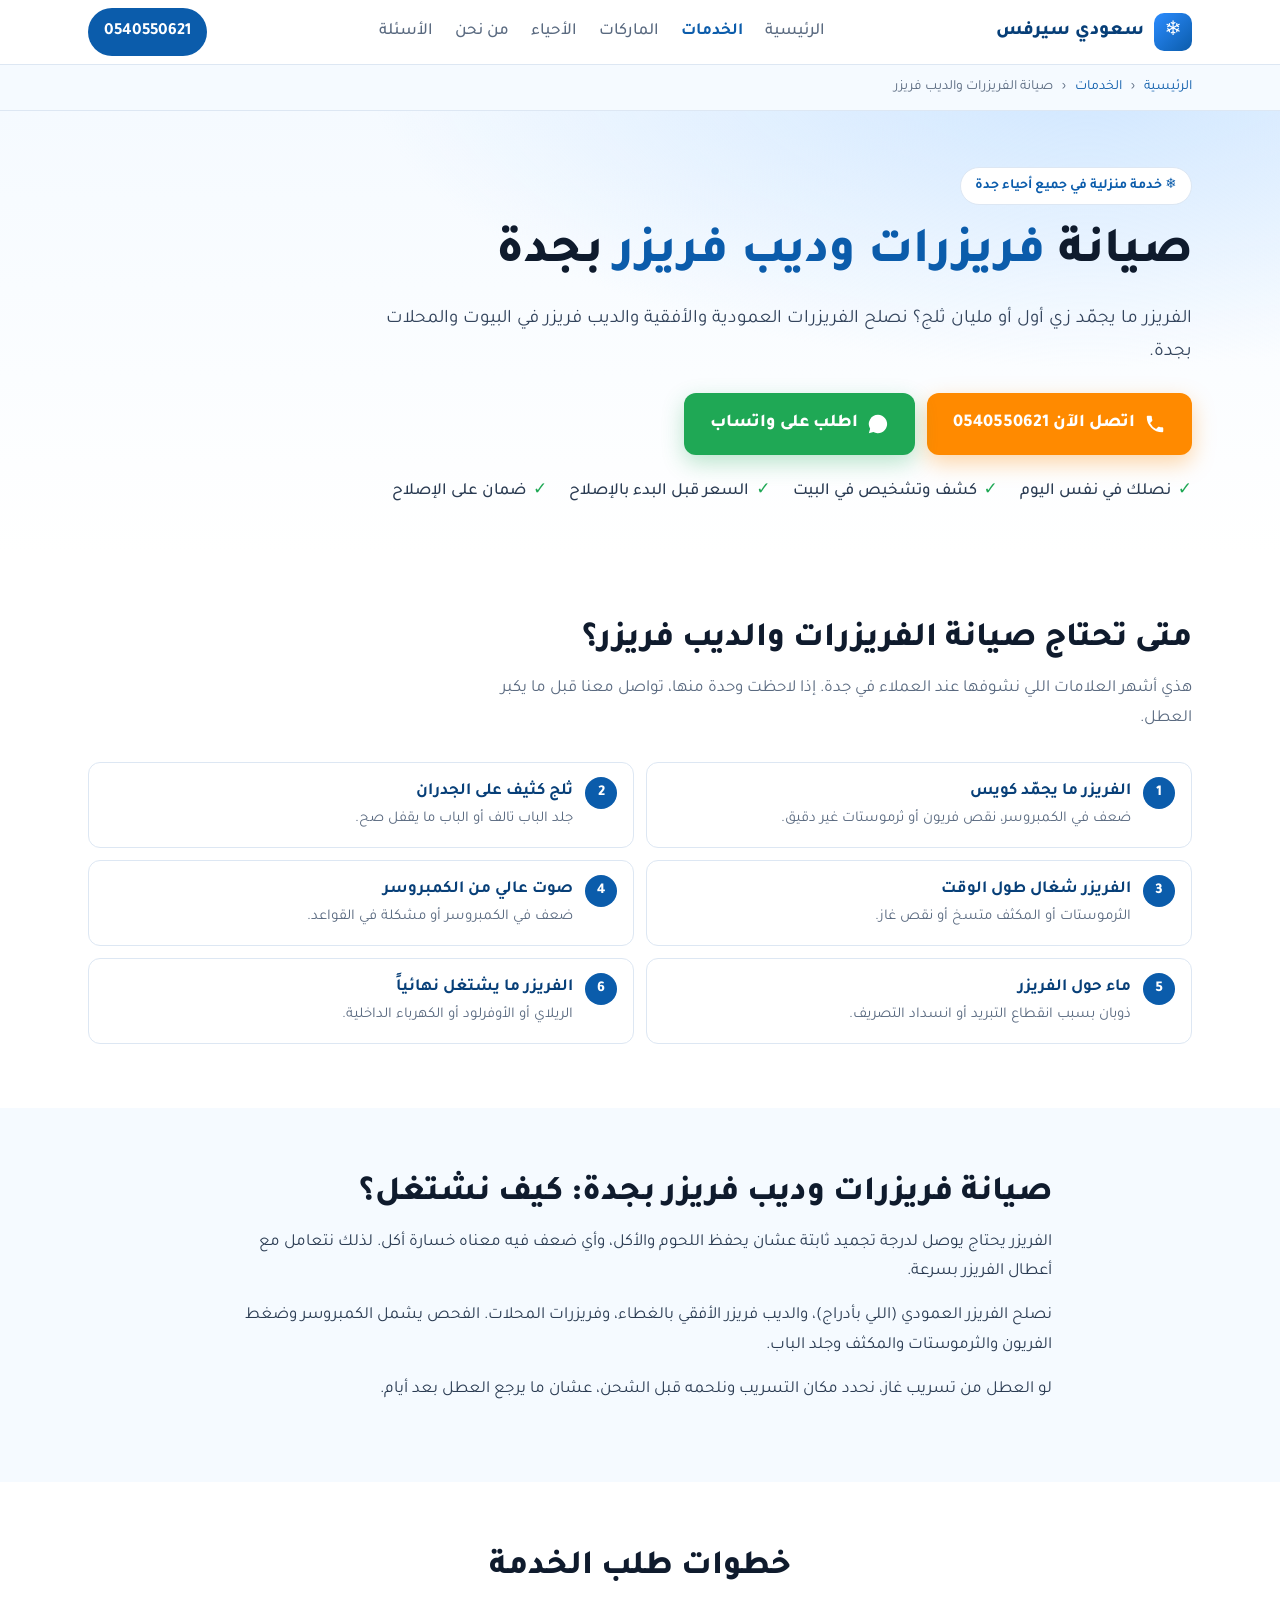
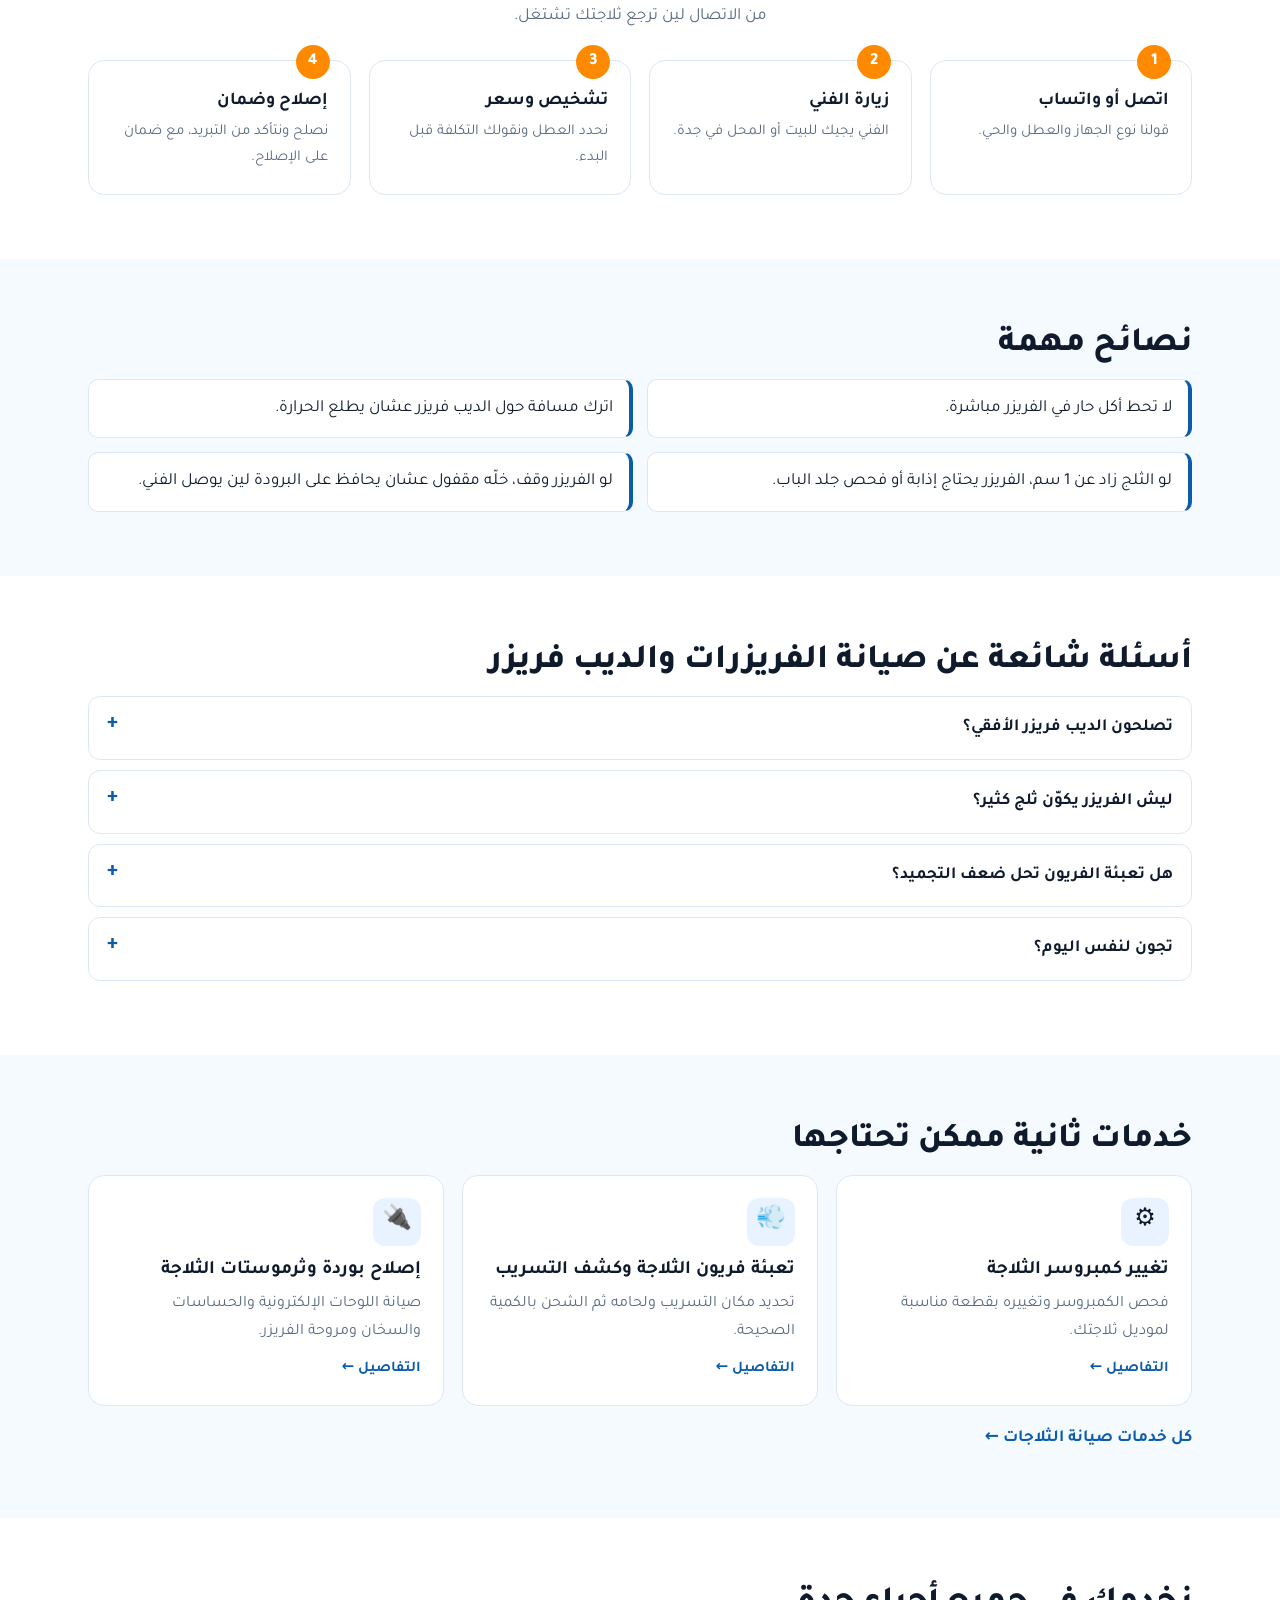
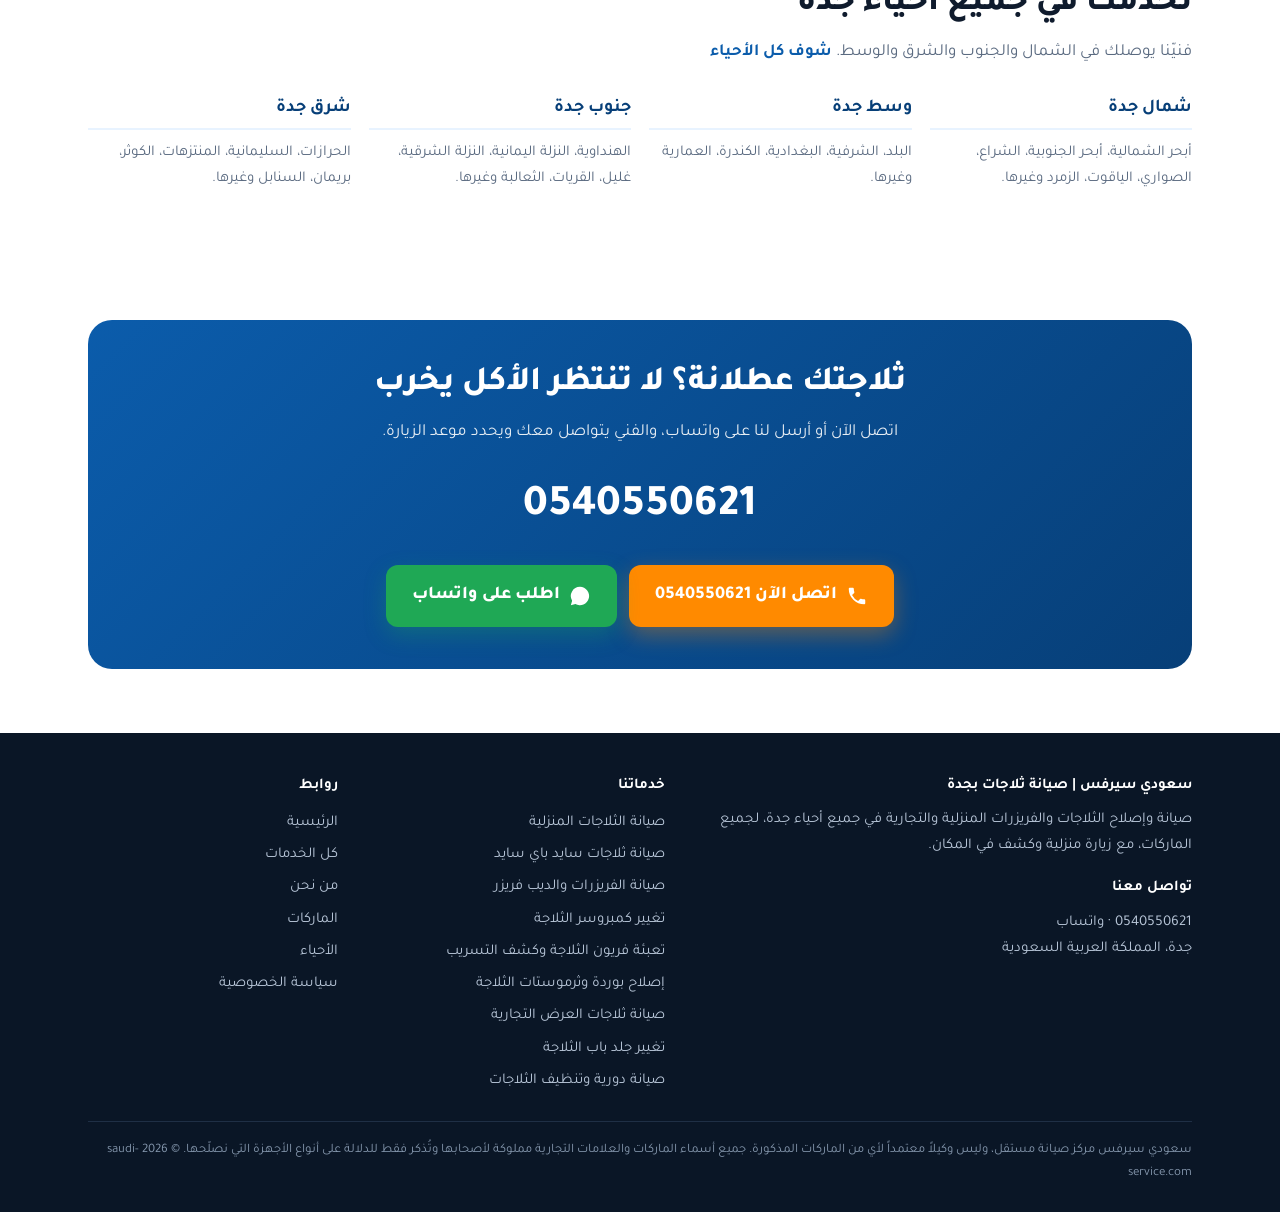
<file: services/freezer-repair/index.html>
<!DOCTYPE html>
<html lang="ar" dir="rtl">
<head>
<!-- Google Tag Manager -->
<script>(function(w,d,s,l,i){w[l]=w[l]||[];w[l].push({'gtm.start':
new Date().getTime(),event:'gtm.js'});var f=d.getElementsByTagName(s)[0],
j=d.createElement(s),dl=l!='dataLayer'?'&l='+l:'';j.async=true;j.src=
'https://www.googletagmanager.com/gtm.js?id='+i+dl;f.parentNode.insertBefore(j,f);
})(window,document,'script','dataLayer','GTM-PFMF7WMD');</script>
<!-- End Google Tag Manager -->
<meta charset="UTF-8">
<meta name="viewport" content="width=device-width, initial-scale=1">
<title>صيانة فريزرات وديب فريزر بجدة | ضعف التجميد - سعودي سيرفس</title>
<meta name="description" content="صيانة فريزرات عمودية وأفقية وديب فريزر بجدة: ضعف التجميد، ثلج زايد، الكمبروسر والفريون والثرموستات. زيارة منزلية لجميع الأحياء. اتصل 0540550621">
<link rel="canonical" href="https://saudi-service.com/services/freezer-repair/">
<meta name="robots" content="index, follow">
<meta property="og:title" content="صيانة فريزرات وديب فريزر بجدة | ضعف التجميد - سعودي سيرفس">
<meta property="og:description" content="صيانة فريزرات عمودية وأفقية وديب فريزر بجدة: ضعف التجميد، ثلج زايد، الكمبروسر والفريون والثرموستات. زيارة منزلية لجميع الأحياء. اتصل 0540550621">
<meta property="og:type" content="website">
<meta property="og:url" content="https://saudi-service.com/services/freezer-repair/">
<meta property="og:locale" content="ar_SA">
<meta name="theme-color" content="#0b5cab">
<link rel="preconnect" href="https://fonts.googleapis.com">
<link rel="preconnect" href="https://fonts.gstatic.com" crossorigin>
<link href="https://fonts.googleapis.com/css2?family=Tajawal:wght@400;500;700;800&display=swap" rel="stylesheet">
<link rel="stylesheet" href="/assets/pages.css">
<script type="application/ld+json">
{
 "@context": "https://schema.org",
 "@type": "Service",
 "name": "صيانة فريزرات وديب فريزر بجدة",
 "serviceType": "صيانة الفريزرات والديب فريزر",
 "description": "صيانة فريزرات عمودية وأفقية وديب فريزر بجدة: ضعف التجميد، ثلج زايد، الكمبروسر والفريون والثرموستات. زيارة منزلية لجميع الأحياء. اتصل 0540550621",
 "url": "https://saudi-service.com/services/freezer-repair/",
 "areaServed": {
  "@type": "City",
  "name": "جدة"
 },
 "provider": {
  "@type": "HomeAndConstructionBusiness",
  "name": "سعودي سيرفس - صيانة ثلاجات بجدة",
  "url": "https://saudi-service.com/",
  "telephone": "+966540550621",
  "areaServed": {
   "@type": "City",
   "name": "جدة"
  },
  "address": {
   "@type": "PostalAddress",
   "addressLocality": "جدة",
   "addressCountry": "SA"
  }
 }
}
</script>
<script type="application/ld+json">
{
 "@context": "https://schema.org",
 "@type": "FAQPage",
 "mainEntity": [
  {
   "@type": "Question",
   "name": "تصلحون الديب فريزر الأفقي؟",
   "acceptedAnswer": {
    "@type": "Answer",
    "text": "نعم، نصلح الديب فريزر الأفقي والفريزر العمودي وفريزرات المحلات."
   }
  },
  {
   "@type": "Question",
   "name": "ليش الفريزر يكوّن ثلج كثير؟",
   "acceptedAnswer": {
    "@type": "Answer",
    "text": "غالباً بسبب جلد الباب أو فتح الباب كثير أو عطل في نظام إذابة الثلج."
   }
  },
  {
   "@type": "Question",
   "name": "هل تعبئة الفريون تحل ضعف التجميد؟",
   "acceptedAnswer": {
    "@type": "Answer",
    "text": "إذا كان السبب نقص فريون نعم، لكن لازم نكشف التسريب أول. وأحياناً يكون السبب الكمبروسر أو الثرموستات."
   }
  },
  {
   "@type": "Question",
   "name": "تجون لنفس اليوم؟",
   "acceptedAnswer": {
    "@type": "Answer",
    "text": "نحرص نوصلك بأسرع وقت داخل جدة، وغالباً في نفس اليوم."
   }
  }
 ]
}
</script>
<script type="application/ld+json">
{
 "@context": "https://schema.org",
 "@type": "BreadcrumbList",
 "itemListElement": [
  {
   "@type": "ListItem",
   "position": 1,
   "name": "الرئيسية",
   "item": "https://saudi-service.com/"
  },
  {
   "@type": "ListItem",
   "position": 2,
   "name": "الخدمات",
   "item": "https://saudi-service.com/services/"
  },
  {
   "@type": "ListItem",
   "position": 3,
   "name": "صيانة الفريزرات والديب فريزر",
   "item": "https://saudi-service.com/services/freezer-repair/"
  }
 ]
}
</script>
</head>
<body>
<!-- Google Tag Manager (noscript) -->
<noscript><iframe src="https://www.googletagmanager.com/ns.html?id=GTM-PFMF7WMD" height="0" width="0" style="display:none;visibility:hidden"></iframe></noscript>
<!-- End Google Tag Manager (noscript) -->
<header class="top">
  <div class="wrap">
    <a href="/" class="logo"><i>❄</i>سعودي سيرفس</a>
    <nav class="nav">
      <a href="/">الرئيسية</a>
      <a href="/services/" class="on">الخدمات</a>
      <a href="/#brands">الماركات</a>
      <a href="/#areas">الأحياء</a>
      <a href="/about/">من نحن</a>
      <a href="/#faq">الأسئلة</a>
    </nav>
    <a class="top-call js-call" href="tel:+966540550621">0540550621</a>
  </div>
</header>
<nav class="crumbs" aria-label="breadcrumb"><div class="wrap"><a href="/">الرئيسية</a> <b>‹</b> <a href="/services/">الخدمات</a> <b>‹</b> <span>صيانة الفريزرات والديب فريزر</span></div></nav>
<section class="hero">
  <div class="wrap one">
    <div>
      <span class="badge">❄ خدمة منزلية في جميع أحياء جدة</span>
      <h1>صيانة <span>فريزرات وديب فريزر</span> بجدة</h1>
      <p class="lead">الفريزر ما يجمّد زي أول أو مليان ثلج؟ نصلح الفريزرات العمودية والأفقية والديب فريزر في البيوت والمحلات بجدة.</p>
      <div class="cta">
        <a class="btn btn-call js-call" href="tel:+966540550621"><svg viewBox="0 0 24 24"><path d="M6.6 10.8a15.1 15.1 0 0 0 6.6 6.6l2.2-2.2c.3-.3.7-.4 1-.2 1.1.4 2.3.6 3.6.6.6 0 1 .4 1 1V20c0 .6-.4 1-1 1A17 17 0 0 1 3 4c0-.6.4-1 1-1h3.5c.6 0 1 .4 1 1 0 1.3.2 2.5.6 3.6.1.3 0 .7-.2 1z"/></svg> اتصل الآن 0540550621</a>
        <a class="btn btn-wa js-wa" href="https://wa.me/966540550621?text=%D8%A7%D9%84%D8%B3%D9%84%D8%A7%D9%85%20%D8%B9%D9%84%D9%8A%D9%83%D9%85%D8%8C%20%D8%A3%D8%AD%D8%AA%D8%A7%D8%AC%20%D8%B5%D9%8A%D8%A7%D9%86%D8%A9%20%D9%81%D8%B1%D9%8A%D8%B2%D8%B1%20%D9%81%D9%8A%20%D8%AC%D8%AF%D8%A9" target="_blank" rel="noopener"><svg viewBox="0 0 24 24"><path d="M12 2a10 10 0 0 0-8.6 15.1L2 22l5-1.3A10 10 0 1 0 12 2z"/></svg> اطلب على واتساب</a>
      </div>
      <ul class="ticks"><li>نصلك في نفس اليوم</li><li>كشف وتشخيص في البيت</li><li>السعر قبل البدء بالإصلاح</li><li>ضمان على الإصلاح</li></ul>
    </div>
  </div>
</section>

<section>
  <div class="wrap">
    <h2>متى تحتاج صيانة الفريزرات والديب فريزر؟</h2>
    <p class="sub">هذي أشهر العلامات اللي نشوفها عند العملاء في جدة. إذا لاحظت وحدة منها، تواصل معنا قبل ما يكبر العطل.</p>
    <div class="faults"><div class="fault"><span class="n">1</span><div><b>الفريزر ما يجمّد كويس</b><em>ضعف في الكمبروسر، نقص فريون أو ثرموستات غير دقيق.</em></div></div><div class="fault"><span class="n">2</span><div><b>ثلج كثيف على الجدران</b><em>جلد الباب تالف أو الباب ما يقفل صح.</em></div></div><div class="fault"><span class="n">3</span><div><b>الفريزر شغال طول الوقت</b><em>الثرموستات أو المكثف متسخ أو نقص غاز.</em></div></div><div class="fault"><span class="n">4</span><div><b>صوت عالي من الكمبروسر</b><em>ضعف في الكمبروسر أو مشكلة في القواعد.</em></div></div><div class="fault"><span class="n">5</span><div><b>ماء حول الفريزر</b><em>ذوبان بسبب انقطاع التبريد أو انسداد التصريف.</em></div></div><div class="fault"><span class="n">6</span><div><b>الفريزر ما يشتغل نهائياً</b><em>الريلاي أو الأوفرلود أو الكهرباء الداخلية.</em></div></div></div>
  </div>
</section>

<section class="bg-ice">
  <div class="wrap prose">
    <h2>صيانة فريزرات وديب فريزر بجدة: كيف نشتغل؟</h2>
    <p>الفريزر يحتاج يوصل لدرجة تجميد ثابتة عشان يحفظ اللحوم والأكل، وأي ضعف فيه معناه خسارة أكل. لذلك نتعامل مع أعطال الفريزر بسرعة.</p><p>نصلح الفريزر العمودي (اللي بأدراج)، والديب فريزر الأفقي بالغطاء، وفريزرات المحلات. الفحص يشمل الكمبروسر وضغط الفريون والثرموستات والمكثف وجلد الباب.</p><p>لو العطل من تسريب غاز، نحدد مكان التسريب ونلحمه قبل الشحن، عشان ما يرجع العطل بعد أيام.</p>
  </div>
</section>

<section>
  <div class="wrap">
    <h2 class="center">خطوات طلب الخدمة</h2>
    <p class="sub center">من الاتصال لين ترجع ثلاجتك تشتغل.</p>
    <div class="steps">
      <div class="step"><h3>اتصل أو واتساب</h3><p>قولنا نوع الجهاز والعطل والحي.</p></div>
      <div class="step"><h3>زيارة الفني</h3><p>الفني يجيك للبيت أو المحل في جدة.</p></div>
      <div class="step"><h3>تشخيص وسعر</h3><p>نحدد العطل ونقولك التكلفة قبل البدء.</p></div>
      <div class="step"><h3>إصلاح وضمان</h3><p>نصلح ونتأكد من التبريد، مع ضمان على الإصلاح.</p></div>
    </div>
  </div>
</section>

<section class="bg-ice">
  <div class="wrap">
    <h2>نصائح مهمة</h2>
    <div class="tips"><div>لا تحط أكل حار في الفريزر مباشرة.</div><div>اترك مسافة حول الديب فريزر عشان يطلع الحرارة.</div><div>لو الثلج زاد عن 1 سم، الفريزر يحتاج إذابة أو فحص جلد الباب.</div><div>لو الفريزر وقف، خلّه مقفول عشان يحافظ على البرودة لين يوصل الفني.</div></div>
  </div>
</section>

<section class="faq">
  <div class="wrap">
    <h2>أسئلة شائعة عن صيانة الفريزرات والديب فريزر</h2>
    <details><summary>تصلحون الديب فريزر الأفقي؟</summary><p>نعم، نصلح الديب فريزر الأفقي والفريزر العمودي وفريزرات المحلات.</p></details><details><summary>ليش الفريزر يكوّن ثلج كثير؟</summary><p>غالباً بسبب جلد الباب أو فتح الباب كثير أو عطل في نظام إذابة الثلج.</p></details><details><summary>هل تعبئة الفريون تحل ضعف التجميد؟</summary><p>إذا كان السبب نقص فريون نعم، لكن لازم نكشف التسريب أول. وأحياناً يكون السبب الكمبروسر أو الثرموستات.</p></details><details><summary>تجون لنفس اليوم؟</summary><p>نحرص نوصلك بأسرع وقت داخل جدة، وغالباً في نفس اليوم.</p></details>
  </div>
</section>

<section class="bg-ice">
  <div class="wrap">
    <h2>خدمات ثانية ممكن تحتاجها</h2>
    <div class="grid g3"><a class="card" href="/services/compressor-replacement/"><div class="ic">⚙</div><h3>تغيير كمبروسر الثلاجة</h3><p>فحص الكمبروسر وتغييره بقطعة مناسبة لموديل ثلاجتك.</p><span class="more">التفاصيل ←</span></a><a class="card" href="/services/freon-refill/"><div class="ic">💨</div><h3>تعبئة فريون الثلاجة وكشف التسريب</h3><p>تحديد مكان التسريب ولحامه ثم الشحن بالكمية الصحيحة.</p><span class="more">التفاصيل ←</span></a><a class="card" href="/services/board-thermostat-repair/"><div class="ic">🔌</div><h3>إصلاح بوردة وثرموستات الثلاجة</h3><p>صيانة اللوحات الإلكترونية والحساسات والسخان ومروحة الفريزر.</p><span class="more">التفاصيل ←</span></a></div>
    <p style="margin-top:18px"><a class="lnk" href="/services/">كل خدمات صيانة الثلاجات ←</a></p>
  </div>
</section>
<section >
  <div class="wrap">
    <h2>نخدمك في جميع أحياء جدة</h2>
    <p class="sub">فنيّنا يوصلك في الشمال والجنوب والشرق والوسط. <a href="/#areas" class="lnk">شوف كل الأحياء</a></p>
    <div class="areas"><div class="area"><h3>شمال جدة</h3><p>أبحر الشمالية، أبحر الجنوبية، الشراع، الصواري، الياقوت، الزمرد وغيرها.</p></div><div class="area"><h3>وسط جدة</h3><p>البلد، الشرفية، البغدادية، الكندرة، العمارية وغيرها.</p></div><div class="area"><h3>جنوب جدة</h3><p>الهنداوية، النزلة اليمانية، النزلة الشرقية، غليل، القريات، الثعالبة وغيرها.</p></div><div class="area"><h3>شرق جدة</h3><p>الحرازات، السليمانية، المنتزهات، الكوثر، بريمان، السنابل وغيرها.</p></div></div>
  </div>
</section>
<section>
  <div class="wrap">
    <div class="final">
      <h2>ثلاجتك عطلانة؟ لا تنتظر الأكل يخرب</h2>
      <p>اتصل الآن أو أرسل لنا على واتساب، والفني يتواصل معك ويحدد موعد الزيارة.</p>
      <a class="num js-call" href="tel:+966540550621">0540550621</a>
      <div class="cta" style="justify-content:center;margin:0">
        <a class="btn btn-call js-call" href="tel:+966540550621"><svg viewBox="0 0 24 24"><path d="M6.6 10.8a15.1 15.1 0 0 0 6.6 6.6l2.2-2.2c.3-.3.7-.4 1-.2 1.1.4 2.3.6 3.6.6.6 0 1 .4 1 1V20c0 .6-.4 1-1 1A17 17 0 0 1 3 4c0-.6.4-1 1-1h3.5c.6 0 1 .4 1 1 0 1.3.2 2.5.6 3.6.1.3 0 .7-.2 1z"/></svg> اتصل الآن 0540550621</a>
        <a class="btn btn-wa js-wa" href="https://wa.me/966540550621?text=%D8%A7%D9%84%D8%B3%D9%84%D8%A7%D9%85%20%D8%B9%D9%84%D9%8A%D9%83%D9%85%D8%8C%20%D8%A3%D8%AD%D8%AA%D8%A7%D8%AC%20%D8%B5%D9%8A%D8%A7%D9%86%D8%A9%20%D9%81%D8%B1%D9%8A%D8%B2%D8%B1%20%D9%81%D9%8A%20%D8%AC%D8%AF%D8%A9" target="_blank" rel="noopener"><svg viewBox="0 0 24 24"><path d="M12 2a10 10 0 0 0-8.6 15.1L2 22l5-1.3A10 10 0 1 0 12 2z"/></svg> اطلب على واتساب</a>
      </div>
    </div>
  </div>
</section>
<footer>
  <div class="wrap">
    <div class="cols">
      <div>
        <h4>سعودي سيرفس | صيانة ثلاجات بجدة</h4>
        <p>صيانة وإصلاح الثلاجات والفريزرات المنزلية والتجارية في جميع أحياء جدة، لجميع الماركات، مع زيارة منزلية وكشف في المكان.</p>
        <h4 style="margin-top:16px">تواصل معنا</h4>
        <p><a class="js-call" href="tel:+966540550621" style="direction:ltr;display:inline-block">0540550621</a> · <a class="js-wa" href="https://wa.me/966540550621" target="_blank" rel="noopener">واتساب</a></p>
        <p>جدة، المملكة العربية السعودية</p>
      </div>
      <div class="flinks">
        <h4>خدماتنا</h4>
        <a href="/services/home-fridge-repair/">صيانة الثلاجات المنزلية</a>
<a href="/services/side-by-side-repair/">صيانة ثلاجات سايد باي سايد</a>
<a href="/services/freezer-repair/">صيانة الفريزرات والديب فريزر</a>
<a href="/services/compressor-replacement/">تغيير كمبروسر الثلاجة</a>
<a href="/services/freon-refill/">تعبئة فريون الثلاجة وكشف التسريب</a>
<a href="/services/board-thermostat-repair/">إصلاح بوردة وثرموستات الثلاجة</a>
<a href="/services/commercial-fridge-repair/">صيانة ثلاجات العرض التجارية</a>
<a href="/services/door-gasket-replacement/">تغيير جلد باب الثلاجة</a>
<a href="/services/fridge-maintenance-cleaning/">صيانة دورية وتنظيف الثلاجات</a>
      </div>
      <div class="flinks">
        <h4>روابط</h4>
        <a href="/">الرئيسية</a>
        <a href="/services/">كل الخدمات</a>
        <a href="/about/">من نحن</a>
        <a href="/#brands">الماركات</a>
        <a href="/#areas">الأحياء</a>
        <a href="/#privacy">سياسة الخصوصية</a>
      </div>
    </div>
    <p class="note">سعودي سيرفس مركز صيانة مستقل، وليس وكيلاً معتمداً لأي من الماركات المذكورة. جميع أسماء الماركات والعلامات التجارية مملوكة لأصحابها وتُذكر فقط للدلالة على أنواع الأجهزة التي نصلّحها. © <span id="yr">2026</span> saudi-service.com</p>
  </div>
</footer>

<div class="bar">
  <a class="c js-call" href="tel:+966540550621"><svg viewBox="0 0 24 24"><path d="M6.6 10.8a15.1 15.1 0 0 0 6.6 6.6l2.2-2.2c.3-.3.7-.4 1-.2 1.1.4 2.3.6 3.6.6.6 0 1 .4 1 1V20c0 .6-.4 1-1 1A17 17 0 0 1 3 4c0-.6.4-1 1-1h3.5c.6 0 1 .4 1 1 0 1.3.2 2.5.6 3.6.1.3 0 .7-.2 1z"/></svg> اتصل</a>
  <a class="w js-wa" href="https://wa.me/966540550621" target="_blank" rel="noopener"><svg viewBox="0 0 24 24"><path d="M12 2a10 10 0 0 0-8.6 15.1L2 22l5-1.3A10 10 0 1 0 12 2z"/></svg> واتساب</a>
</div>

<script>
function track(kind){
  window.dataLayer = window.dataLayer || [];
  window.dataLayer.push({event: kind === 'call' ? 'call_click' : 'whatsapp_click'});
}
document.querySelectorAll('.js-call').forEach(function(a){ a.addEventListener('click', function(){ track('call'); }); });
document.querySelectorAll('.js-wa').forEach(function(a){ a.addEventListener('click', function(){ track('wa'); }); });
document.getElementById('yr').textContent = new Date().getFullYear();
</script>
</body>
</html>
</file>
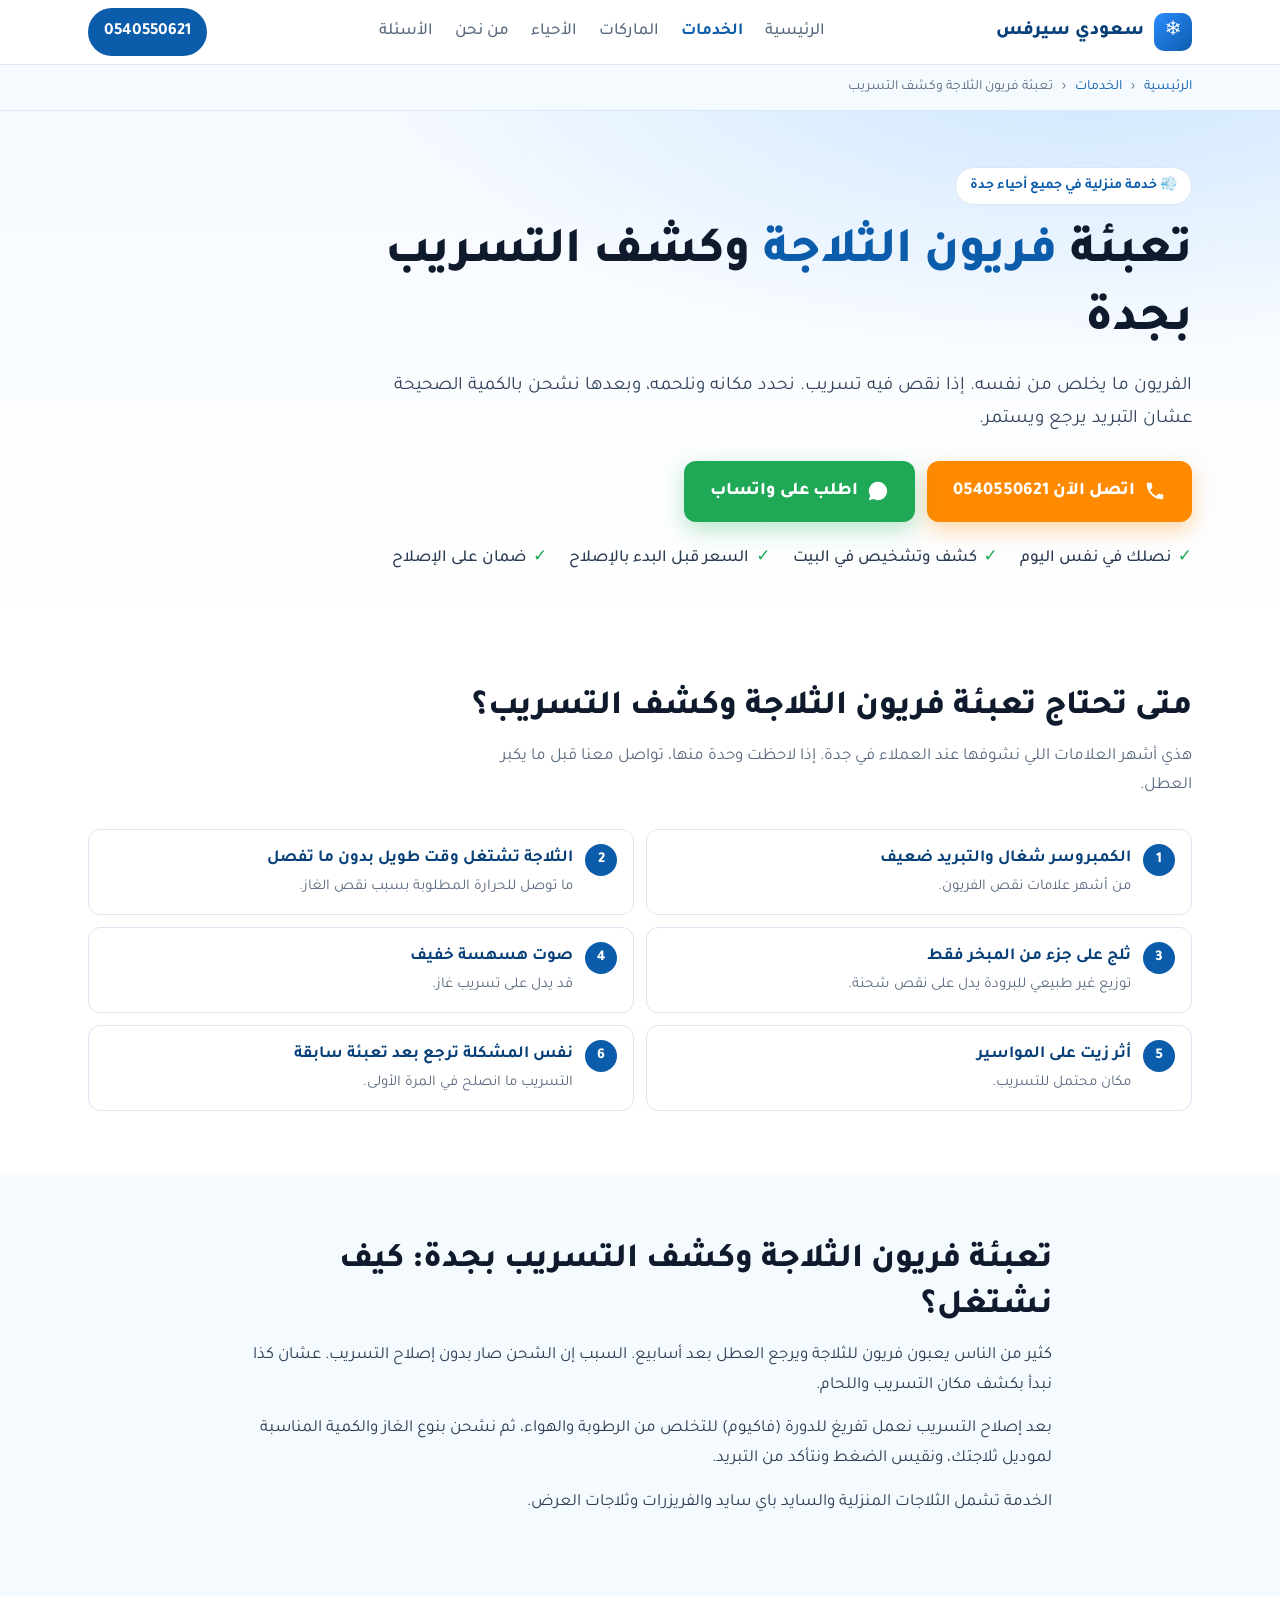
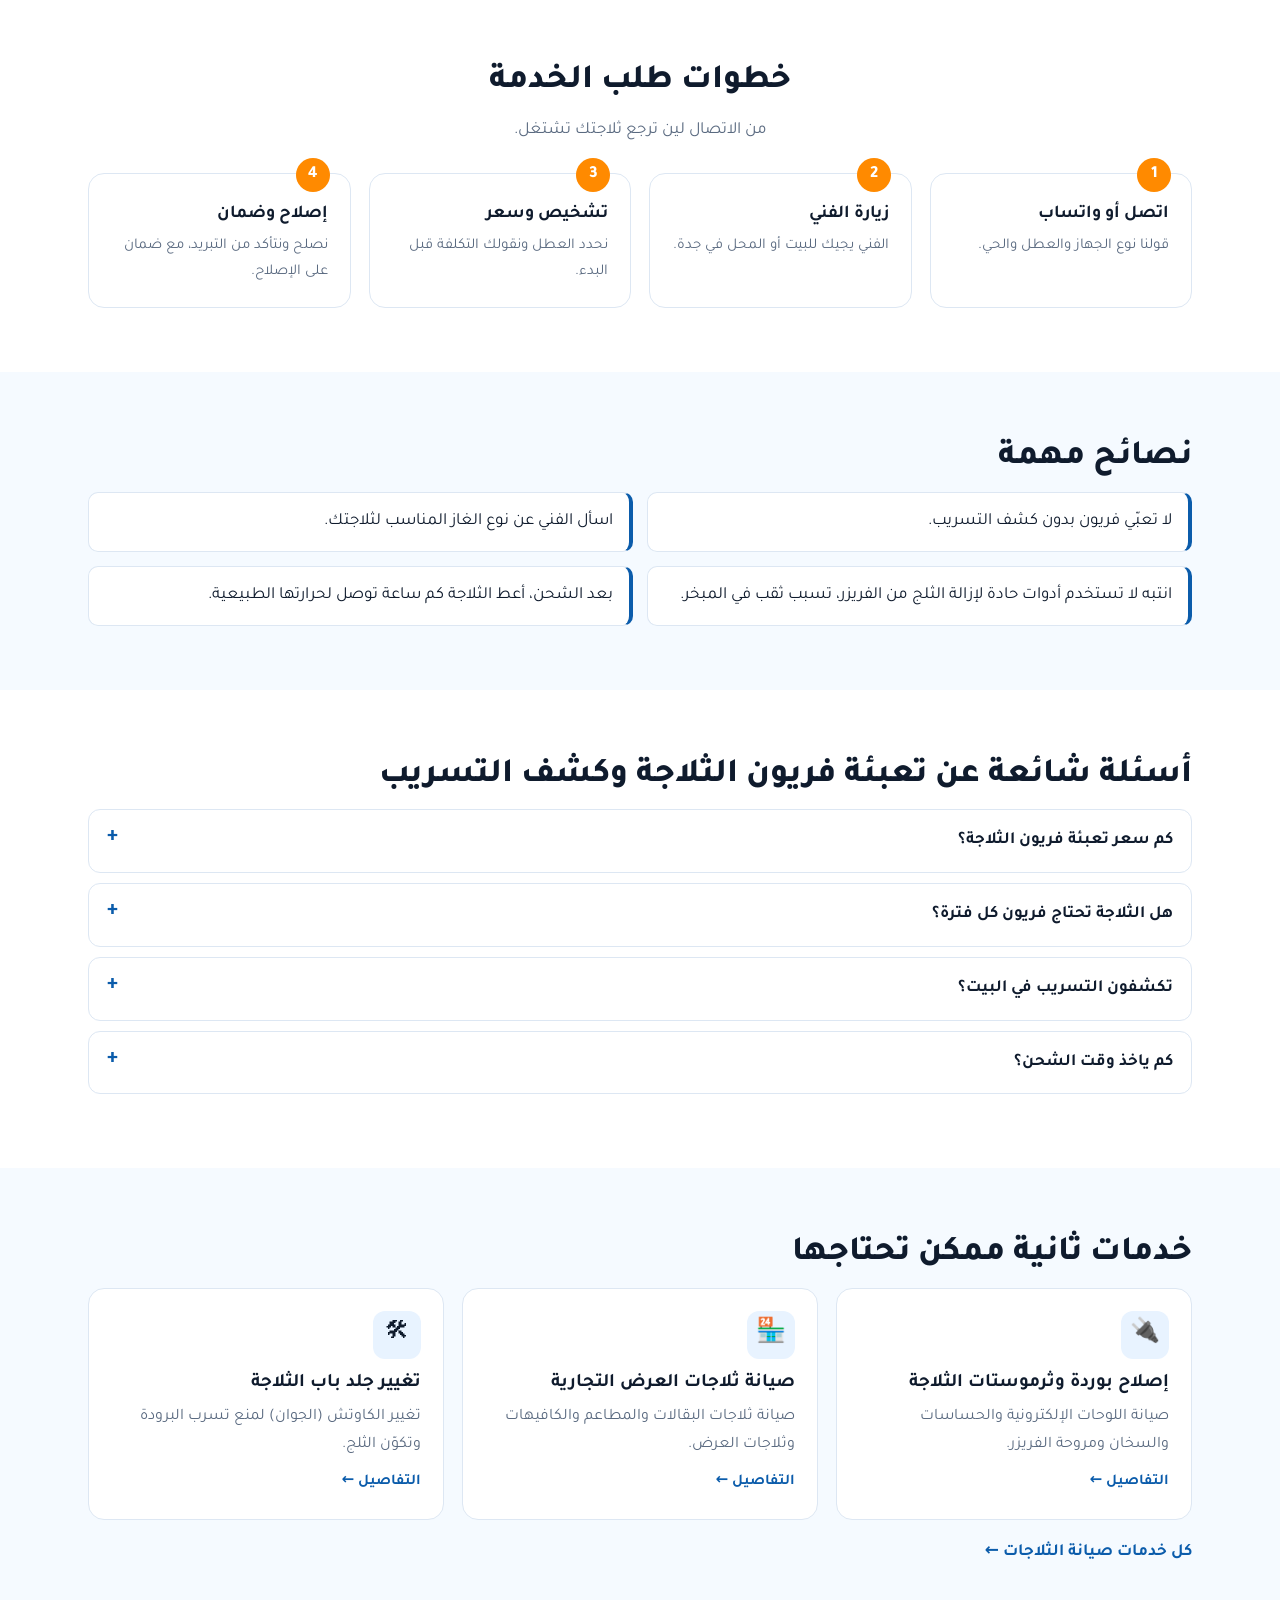
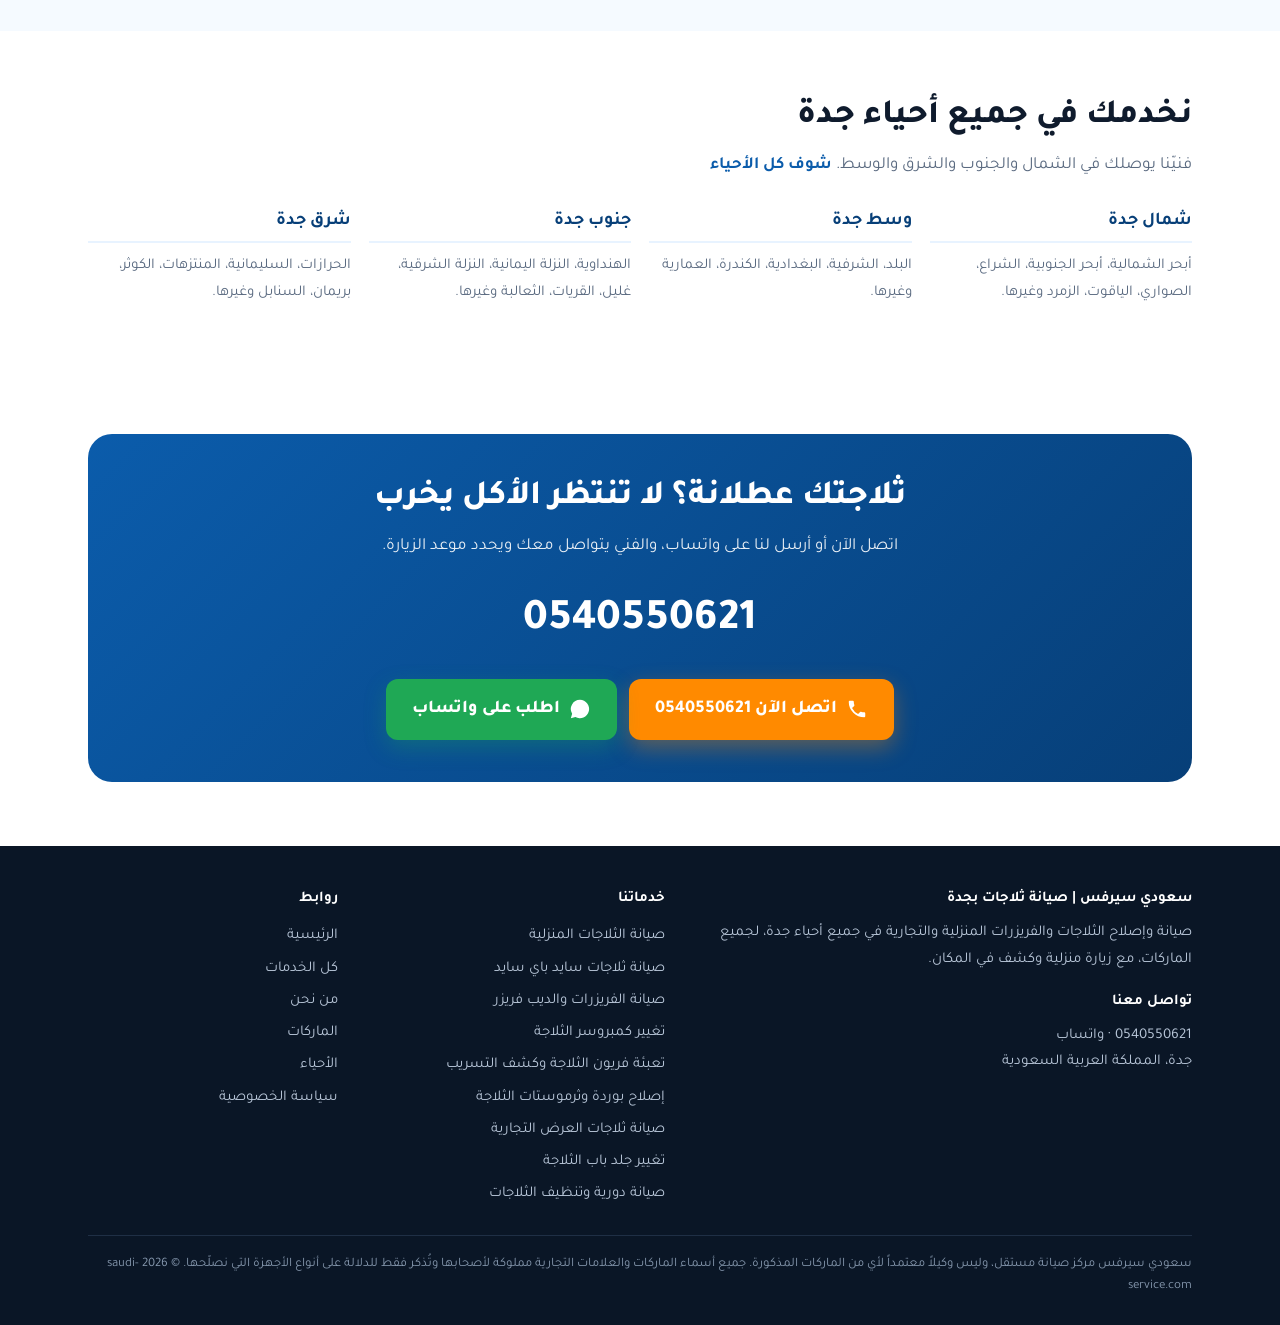
<file: services/freon-refill/index.html>
<!DOCTYPE html>
<html lang="ar" dir="rtl">
<head>
<!-- Google Tag Manager -->
<script>(function(w,d,s,l,i){w[l]=w[l]||[];w[l].push({'gtm.start':
new Date().getTime(),event:'gtm.js'});var f=d.getElementsByTagName(s)[0],
j=d.createElement(s),dl=l!='dataLayer'?'&l='+l:'';j.async=true;j.src=
'https://www.googletagmanager.com/gtm.js?id='+i+dl;f.parentNode.insertBefore(j,f);
})(window,document,'script','dataLayer','GTM-PFMF7WMD');</script>
<!-- End Google Tag Manager -->
<meta charset="UTF-8">
<meta name="viewport" content="width=device-width, initial-scale=1">
<title>تعبئة فريون ثلاجة بجدة | كشف تسريب الغاز - سعودي سيرفس</title>
<meta name="description" content="تعبئة فريون ثلاجات وفريزرات بجدة مع كشف مكان تسريب الغاز ولحامه قبل الشحن، بالكمية الصحيحة لموديل ثلاجتك. فني يصلك للبيت. اتصل 0540550621">
<link rel="canonical" href="https://saudi-service.com/services/freon-refill/">
<meta name="robots" content="index, follow">
<meta property="og:title" content="تعبئة فريون ثلاجة بجدة | كشف تسريب الغاز - سعودي سيرفس">
<meta property="og:description" content="تعبئة فريون ثلاجات وفريزرات بجدة مع كشف مكان تسريب الغاز ولحامه قبل الشحن، بالكمية الصحيحة لموديل ثلاجتك. فني يصلك للبيت. اتصل 0540550621">
<meta property="og:type" content="website">
<meta property="og:url" content="https://saudi-service.com/services/freon-refill/">
<meta property="og:locale" content="ar_SA">
<meta name="theme-color" content="#0b5cab">
<link rel="preconnect" href="https://fonts.googleapis.com">
<link rel="preconnect" href="https://fonts.gstatic.com" crossorigin>
<link href="https://fonts.googleapis.com/css2?family=Tajawal:wght@400;500;700;800&display=swap" rel="stylesheet">
<link rel="stylesheet" href="/assets/pages.css">
<script type="application/ld+json">
{
 "@context": "https://schema.org",
 "@type": "Service",
 "name": "تعبئة فريون الثلاجة وكشف التسريب بجدة",
 "serviceType": "تعبئة فريون الثلاجة وكشف التسريب",
 "description": "تعبئة فريون ثلاجات وفريزرات بجدة مع كشف مكان تسريب الغاز ولحامه قبل الشحن، بالكمية الصحيحة لموديل ثلاجتك. فني يصلك للبيت. اتصل 0540550621",
 "url": "https://saudi-service.com/services/freon-refill/",
 "areaServed": {
  "@type": "City",
  "name": "جدة"
 },
 "provider": {
  "@type": "HomeAndConstructionBusiness",
  "name": "سعودي سيرفس - صيانة ثلاجات بجدة",
  "url": "https://saudi-service.com/",
  "telephone": "+966540550621",
  "areaServed": {
   "@type": "City",
   "name": "جدة"
  },
  "address": {
   "@type": "PostalAddress",
   "addressLocality": "جدة",
   "addressCountry": "SA"
  }
 }
}
</script>
<script type="application/ld+json">
{
 "@context": "https://schema.org",
 "@type": "FAQPage",
 "mainEntity": [
  {
   "@type": "Question",
   "name": "كم سعر تعبئة فريون الثلاجة؟",
   "acceptedAnswer": {
    "@type": "Answer",
    "text": "يعتمد على نوع الغاز وحجم الثلاجة ومكان التسريب. السعر يتحدد بعد الفحص وقبل البدء."
   }
  },
  {
   "@type": "Question",
   "name": "هل الثلاجة تحتاج فريون كل فترة؟",
   "acceptedAnswer": {
    "@type": "Answer",
    "text": "لا، الدورة مقفلة. إذا نقص الفريون فيه تسريب لازم يتصلح."
   }
  },
  {
   "@type": "Question",
   "name": "تكشفون التسريب في البيت؟",
   "acceptedAnswer": {
    "@type": "Answer",
    "text": "نعم، الكشف واللحام والشحن غالباً في البيت."
   }
  },
  {
   "@type": "Question",
   "name": "كم ياخذ وقت الشحن؟",
   "acceptedAnswer": {
    "@type": "Answer",
    "text": "يختلف حسب التسريب، لكن أغلب الحالات تنتهي في نفس الزيارة."
   }
  }
 ]
}
</script>
<script type="application/ld+json">
{
 "@context": "https://schema.org",
 "@type": "BreadcrumbList",
 "itemListElement": [
  {
   "@type": "ListItem",
   "position": 1,
   "name": "الرئيسية",
   "item": "https://saudi-service.com/"
  },
  {
   "@type": "ListItem",
   "position": 2,
   "name": "الخدمات",
   "item": "https://saudi-service.com/services/"
  },
  {
   "@type": "ListItem",
   "position": 3,
   "name": "تعبئة فريون الثلاجة وكشف التسريب",
   "item": "https://saudi-service.com/services/freon-refill/"
  }
 ]
}
</script>
</head>
<body>
<!-- Google Tag Manager (noscript) -->
<noscript><iframe src="https://www.googletagmanager.com/ns.html?id=GTM-PFMF7WMD" height="0" width="0" style="display:none;visibility:hidden"></iframe></noscript>
<!-- End Google Tag Manager (noscript) -->
<header class="top">
  <div class="wrap">
    <a href="/" class="logo"><i>❄</i>سعودي سيرفس</a>
    <nav class="nav">
      <a href="/">الرئيسية</a>
      <a href="/services/" class="on">الخدمات</a>
      <a href="/#brands">الماركات</a>
      <a href="/#areas">الأحياء</a>
      <a href="/about/">من نحن</a>
      <a href="/#faq">الأسئلة</a>
    </nav>
    <a class="top-call js-call" href="tel:+966540550621">0540550621</a>
  </div>
</header>
<nav class="crumbs" aria-label="breadcrumb"><div class="wrap"><a href="/">الرئيسية</a> <b>‹</b> <a href="/services/">الخدمات</a> <b>‹</b> <span>تعبئة فريون الثلاجة وكشف التسريب</span></div></nav>
<section class="hero">
  <div class="wrap one">
    <div>
      <span class="badge">💨 خدمة منزلية في جميع أحياء جدة</span>
      <h1>تعبئة <span>فريون الثلاجة</span> وكشف التسريب بجدة</h1>
      <p class="lead">الفريون ما يخلص من نفسه. إذا نقص فيه تسريب. نحدد مكانه ونلحمه، وبعدها نشحن بالكمية الصحيحة عشان التبريد يرجع ويستمر.</p>
      <div class="cta">
        <a class="btn btn-call js-call" href="tel:+966540550621"><svg viewBox="0 0 24 24"><path d="M6.6 10.8a15.1 15.1 0 0 0 6.6 6.6l2.2-2.2c.3-.3.7-.4 1-.2 1.1.4 2.3.6 3.6.6.6 0 1 .4 1 1V20c0 .6-.4 1-1 1A17 17 0 0 1 3 4c0-.6.4-1 1-1h3.5c.6 0 1 .4 1 1 0 1.3.2 2.5.6 3.6.1.3 0 .7-.2 1z"/></svg> اتصل الآن 0540550621</a>
        <a class="btn btn-wa js-wa" href="https://wa.me/966540550621?text=%D8%A7%D9%84%D8%B3%D9%84%D8%A7%D9%85%20%D8%B9%D9%84%D9%8A%D9%83%D9%85%D8%8C%20%D8%A3%D8%AD%D8%AA%D8%A7%D8%AC%20%D8%AA%D8%B9%D8%A8%D8%A6%D8%A9%20%D9%81%D8%B1%D9%8A%D9%88%D9%86%20%D8%AB%D9%84%D8%A7%D8%AC%D8%A9%20%D9%81%D9%8A%20%D8%AC%D8%AF%D8%A9" target="_blank" rel="noopener"><svg viewBox="0 0 24 24"><path d="M12 2a10 10 0 0 0-8.6 15.1L2 22l5-1.3A10 10 0 1 0 12 2z"/></svg> اطلب على واتساب</a>
      </div>
      <ul class="ticks"><li>نصلك في نفس اليوم</li><li>كشف وتشخيص في البيت</li><li>السعر قبل البدء بالإصلاح</li><li>ضمان على الإصلاح</li></ul>
    </div>
  </div>
</section>

<section>
  <div class="wrap">
    <h2>متى تحتاج تعبئة فريون الثلاجة وكشف التسريب؟</h2>
    <p class="sub">هذي أشهر العلامات اللي نشوفها عند العملاء في جدة. إذا لاحظت وحدة منها، تواصل معنا قبل ما يكبر العطل.</p>
    <div class="faults"><div class="fault"><span class="n">1</span><div><b>الكمبروسر شغال والتبريد ضعيف</b><em>من أشهر علامات نقص الفريون.</em></div></div><div class="fault"><span class="n">2</span><div><b>الثلاجة تشتغل وقت طويل بدون ما تفصل</b><em>ما توصل للحرارة المطلوبة بسبب نقص الغاز.</em></div></div><div class="fault"><span class="n">3</span><div><b>ثلج على جزء من المبخر فقط</b><em>توزيع غير طبيعي للبرودة يدل على نقص شحنة.</em></div></div><div class="fault"><span class="n">4</span><div><b>صوت هسهسة خفيف</b><em>قد يدل على تسريب غاز.</em></div></div><div class="fault"><span class="n">5</span><div><b>أثر زيت على المواسير</b><em>مكان محتمل للتسريب.</em></div></div><div class="fault"><span class="n">6</span><div><b>نفس المشكلة ترجع بعد تعبئة سابقة</b><em>التسريب ما انصلح في المرة الأولى.</em></div></div></div>
  </div>
</section>

<section class="bg-ice">
  <div class="wrap prose">
    <h2>تعبئة فريون الثلاجة وكشف التسريب بجدة: كيف نشتغل؟</h2>
    <p>كثير من الناس يعبون فريون للثلاجة ويرجع العطل بعد أسابيع. السبب إن الشحن صار بدون إصلاح التسريب. عشان كذا نبدأ بكشف مكان التسريب واللحام.</p><p>بعد إصلاح التسريب نعمل تفريغ للدورة (فاكيوم) للتخلص من الرطوبة والهواء، ثم نشحن بنوع الغاز والكمية المناسبة لموديل ثلاجتك، ونقيس الضغط ونتأكد من التبريد.</p><p>الخدمة تشمل الثلاجات المنزلية والسايد باي سايد والفريزرات وثلاجات العرض.</p>
  </div>
</section>

<section>
  <div class="wrap">
    <h2 class="center">خطوات طلب الخدمة</h2>
    <p class="sub center">من الاتصال لين ترجع ثلاجتك تشتغل.</p>
    <div class="steps">
      <div class="step"><h3>اتصل أو واتساب</h3><p>قولنا نوع الجهاز والعطل والحي.</p></div>
      <div class="step"><h3>زيارة الفني</h3><p>الفني يجيك للبيت أو المحل في جدة.</p></div>
      <div class="step"><h3>تشخيص وسعر</h3><p>نحدد العطل ونقولك التكلفة قبل البدء.</p></div>
      <div class="step"><h3>إصلاح وضمان</h3><p>نصلح ونتأكد من التبريد، مع ضمان على الإصلاح.</p></div>
    </div>
  </div>
</section>

<section class="bg-ice">
  <div class="wrap">
    <h2>نصائح مهمة</h2>
    <div class="tips"><div>لا تعبّي فريون بدون كشف التسريب.</div><div>اسأل الفني عن نوع الغاز المناسب لثلاجتك.</div><div>انتبه لا تستخدم أدوات حادة لإزالة الثلج من الفريزر، تسبب ثقب في المبخر.</div><div>بعد الشحن، أعط الثلاجة كم ساعة توصل لحرارتها الطبيعية.</div></div>
  </div>
</section>

<section class="faq">
  <div class="wrap">
    <h2>أسئلة شائعة عن تعبئة فريون الثلاجة وكشف التسريب</h2>
    <details><summary>كم سعر تعبئة فريون الثلاجة؟</summary><p>يعتمد على نوع الغاز وحجم الثلاجة ومكان التسريب. السعر يتحدد بعد الفحص وقبل البدء.</p></details><details><summary>هل الثلاجة تحتاج فريون كل فترة؟</summary><p>لا، الدورة مقفلة. إذا نقص الفريون فيه تسريب لازم يتصلح.</p></details><details><summary>تكشفون التسريب في البيت؟</summary><p>نعم، الكشف واللحام والشحن غالباً في البيت.</p></details><details><summary>كم ياخذ وقت الشحن؟</summary><p>يختلف حسب التسريب، لكن أغلب الحالات تنتهي في نفس الزيارة.</p></details>
  </div>
</section>

<section class="bg-ice">
  <div class="wrap">
    <h2>خدمات ثانية ممكن تحتاجها</h2>
    <div class="grid g3"><a class="card" href="/services/board-thermostat-repair/"><div class="ic">🔌</div><h3>إصلاح بوردة وثرموستات الثلاجة</h3><p>صيانة اللوحات الإلكترونية والحساسات والسخان ومروحة الفريزر.</p><span class="more">التفاصيل ←</span></a><a class="card" href="/services/commercial-fridge-repair/"><div class="ic">🏪</div><h3>صيانة ثلاجات العرض التجارية</h3><p>صيانة ثلاجات البقالات والمطاعم والكافيهات وثلاجات العرض.</p><span class="more">التفاصيل ←</span></a><a class="card" href="/services/door-gasket-replacement/"><div class="ic">🛠</div><h3>تغيير جلد باب الثلاجة</h3><p>تغيير الكاوتش (الجوان) لمنع تسرب البرودة وتكوّن الثلج.</p><span class="more">التفاصيل ←</span></a></div>
    <p style="margin-top:18px"><a class="lnk" href="/services/">كل خدمات صيانة الثلاجات ←</a></p>
  </div>
</section>
<section >
  <div class="wrap">
    <h2>نخدمك في جميع أحياء جدة</h2>
    <p class="sub">فنيّنا يوصلك في الشمال والجنوب والشرق والوسط. <a href="/#areas" class="lnk">شوف كل الأحياء</a></p>
    <div class="areas"><div class="area"><h3>شمال جدة</h3><p>أبحر الشمالية، أبحر الجنوبية، الشراع، الصواري، الياقوت، الزمرد وغيرها.</p></div><div class="area"><h3>وسط جدة</h3><p>البلد، الشرفية، البغدادية، الكندرة، العمارية وغيرها.</p></div><div class="area"><h3>جنوب جدة</h3><p>الهنداوية، النزلة اليمانية، النزلة الشرقية، غليل، القريات، الثعالبة وغيرها.</p></div><div class="area"><h3>شرق جدة</h3><p>الحرازات، السليمانية، المنتزهات، الكوثر، بريمان، السنابل وغيرها.</p></div></div>
  </div>
</section>
<section>
  <div class="wrap">
    <div class="final">
      <h2>ثلاجتك عطلانة؟ لا تنتظر الأكل يخرب</h2>
      <p>اتصل الآن أو أرسل لنا على واتساب، والفني يتواصل معك ويحدد موعد الزيارة.</p>
      <a class="num js-call" href="tel:+966540550621">0540550621</a>
      <div class="cta" style="justify-content:center;margin:0">
        <a class="btn btn-call js-call" href="tel:+966540550621"><svg viewBox="0 0 24 24"><path d="M6.6 10.8a15.1 15.1 0 0 0 6.6 6.6l2.2-2.2c.3-.3.7-.4 1-.2 1.1.4 2.3.6 3.6.6.6 0 1 .4 1 1V20c0 .6-.4 1-1 1A17 17 0 0 1 3 4c0-.6.4-1 1-1h3.5c.6 0 1 .4 1 1 0 1.3.2 2.5.6 3.6.1.3 0 .7-.2 1z"/></svg> اتصل الآن 0540550621</a>
        <a class="btn btn-wa js-wa" href="https://wa.me/966540550621?text=%D8%A7%D9%84%D8%B3%D9%84%D8%A7%D9%85%20%D8%B9%D9%84%D9%8A%D9%83%D9%85%D8%8C%20%D8%A3%D8%AD%D8%AA%D8%A7%D8%AC%20%D8%AA%D8%B9%D8%A8%D8%A6%D8%A9%20%D9%81%D8%B1%D9%8A%D9%88%D9%86%20%D8%AB%D9%84%D8%A7%D8%AC%D8%A9%20%D9%81%D9%8A%20%D8%AC%D8%AF%D8%A9" target="_blank" rel="noopener"><svg viewBox="0 0 24 24"><path d="M12 2a10 10 0 0 0-8.6 15.1L2 22l5-1.3A10 10 0 1 0 12 2z"/></svg> اطلب على واتساب</a>
      </div>
    </div>
  </div>
</section>
<footer>
  <div class="wrap">
    <div class="cols">
      <div>
        <h4>سعودي سيرفس | صيانة ثلاجات بجدة</h4>
        <p>صيانة وإصلاح الثلاجات والفريزرات المنزلية والتجارية في جميع أحياء جدة، لجميع الماركات، مع زيارة منزلية وكشف في المكان.</p>
        <h4 style="margin-top:16px">تواصل معنا</h4>
        <p><a class="js-call" href="tel:+966540550621" style="direction:ltr;display:inline-block">0540550621</a> · <a class="js-wa" href="https://wa.me/966540550621" target="_blank" rel="noopener">واتساب</a></p>
        <p>جدة، المملكة العربية السعودية</p>
      </div>
      <div class="flinks">
        <h4>خدماتنا</h4>
        <a href="/services/home-fridge-repair/">صيانة الثلاجات المنزلية</a>
<a href="/services/side-by-side-repair/">صيانة ثلاجات سايد باي سايد</a>
<a href="/services/freezer-repair/">صيانة الفريزرات والديب فريزر</a>
<a href="/services/compressor-replacement/">تغيير كمبروسر الثلاجة</a>
<a href="/services/freon-refill/">تعبئة فريون الثلاجة وكشف التسريب</a>
<a href="/services/board-thermostat-repair/">إصلاح بوردة وثرموستات الثلاجة</a>
<a href="/services/commercial-fridge-repair/">صيانة ثلاجات العرض التجارية</a>
<a href="/services/door-gasket-replacement/">تغيير جلد باب الثلاجة</a>
<a href="/services/fridge-maintenance-cleaning/">صيانة دورية وتنظيف الثلاجات</a>
      </div>
      <div class="flinks">
        <h4>روابط</h4>
        <a href="/">الرئيسية</a>
        <a href="/services/">كل الخدمات</a>
        <a href="/about/">من نحن</a>
        <a href="/#brands">الماركات</a>
        <a href="/#areas">الأحياء</a>
        <a href="/#privacy">سياسة الخصوصية</a>
      </div>
    </div>
    <p class="note">سعودي سيرفس مركز صيانة مستقل، وليس وكيلاً معتمداً لأي من الماركات المذكورة. جميع أسماء الماركات والعلامات التجارية مملوكة لأصحابها وتُذكر فقط للدلالة على أنواع الأجهزة التي نصلّحها. © <span id="yr">2026</span> saudi-service.com</p>
  </div>
</footer>

<div class="bar">
  <a class="c js-call" href="tel:+966540550621"><svg viewBox="0 0 24 24"><path d="M6.6 10.8a15.1 15.1 0 0 0 6.6 6.6l2.2-2.2c.3-.3.7-.4 1-.2 1.1.4 2.3.6 3.6.6.6 0 1 .4 1 1V20c0 .6-.4 1-1 1A17 17 0 0 1 3 4c0-.6.4-1 1-1h3.5c.6 0 1 .4 1 1 0 1.3.2 2.5.6 3.6.1.3 0 .7-.2 1z"/></svg> اتصل</a>
  <a class="w js-wa" href="https://wa.me/966540550621" target="_blank" rel="noopener"><svg viewBox="0 0 24 24"><path d="M12 2a10 10 0 0 0-8.6 15.1L2 22l5-1.3A10 10 0 1 0 12 2z"/></svg> واتساب</a>
</div>

<script>
function track(kind){
  window.dataLayer = window.dataLayer || [];
  window.dataLayer.push({event: kind === 'call' ? 'call_click' : 'whatsapp_click'});
}
document.querySelectorAll('.js-call').forEach(function(a){ a.addEventListener('click', function(){ track('call'); }); });
document.querySelectorAll('.js-wa').forEach(function(a){ a.addEventListener('click', function(){ track('wa'); }); });
document.getElementById('yr').textContent = new Date().getFullYear();
</script>
</body>
</html>
</file>
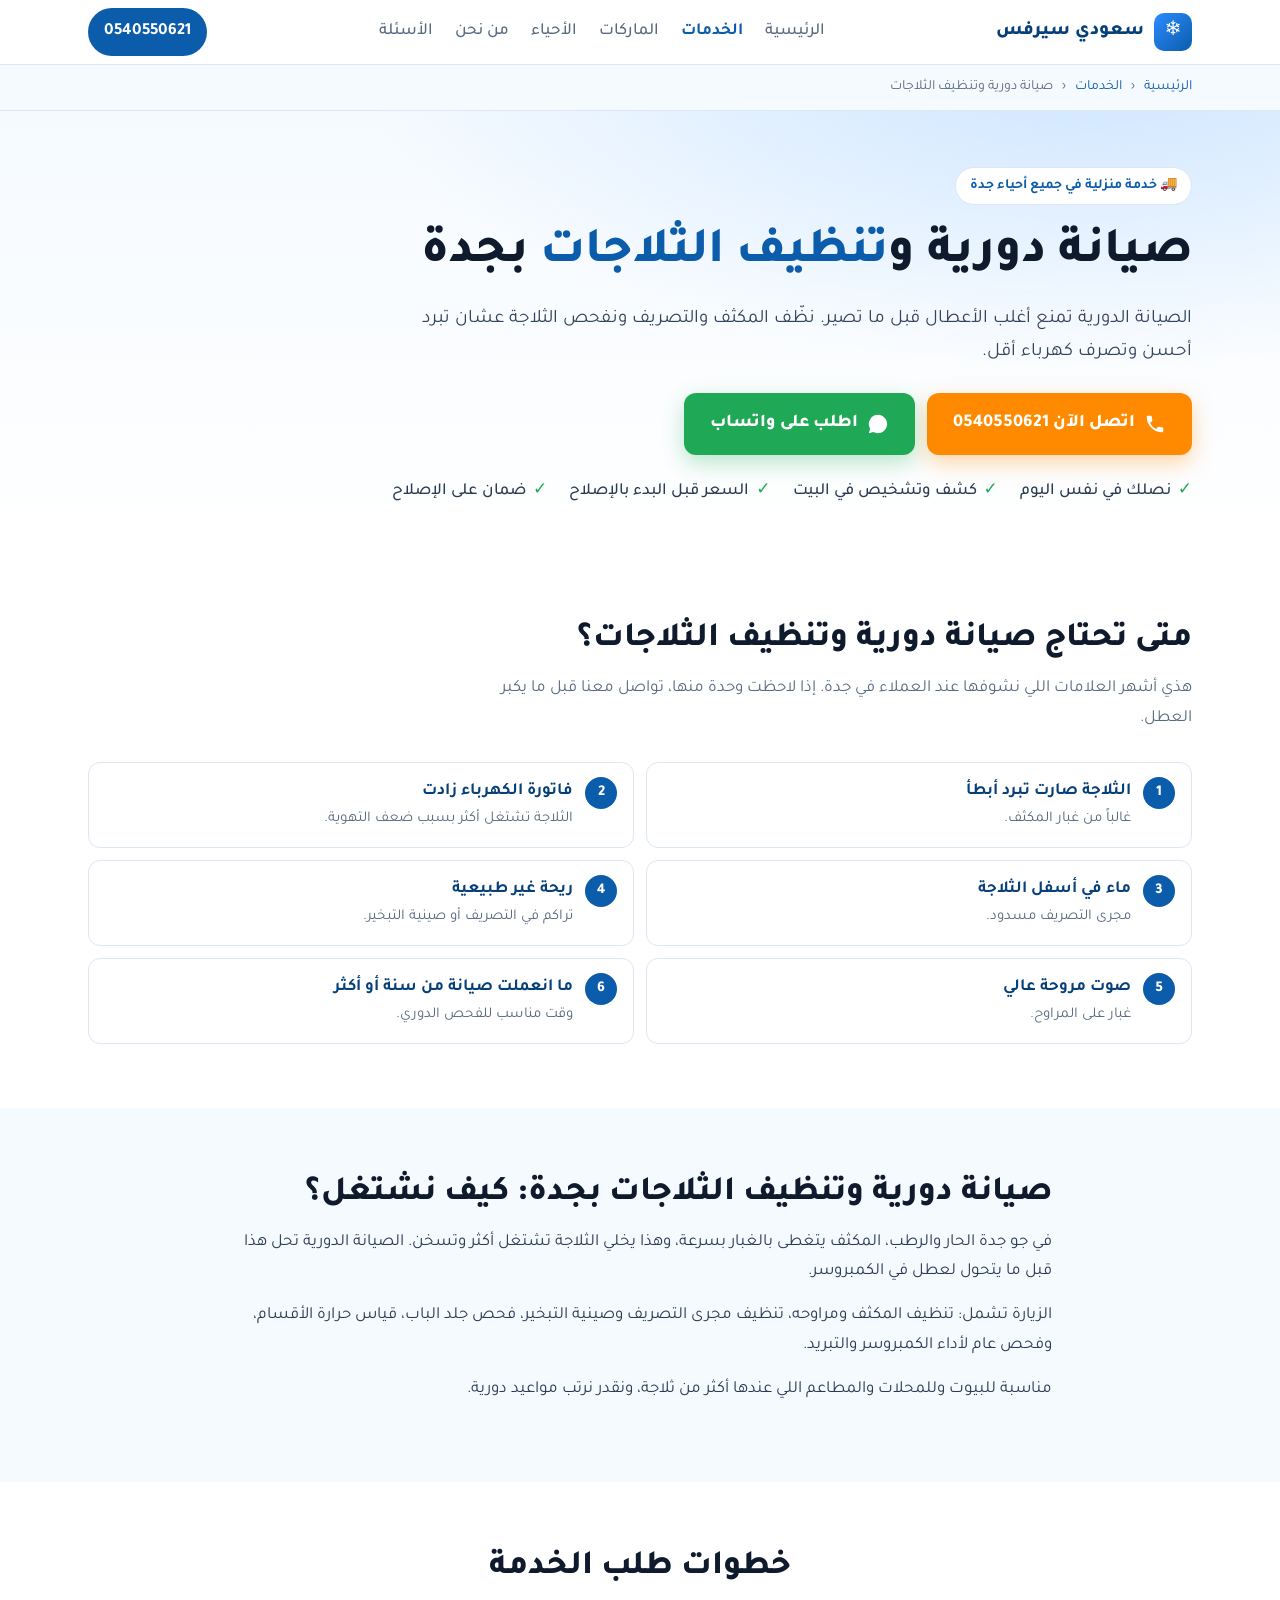
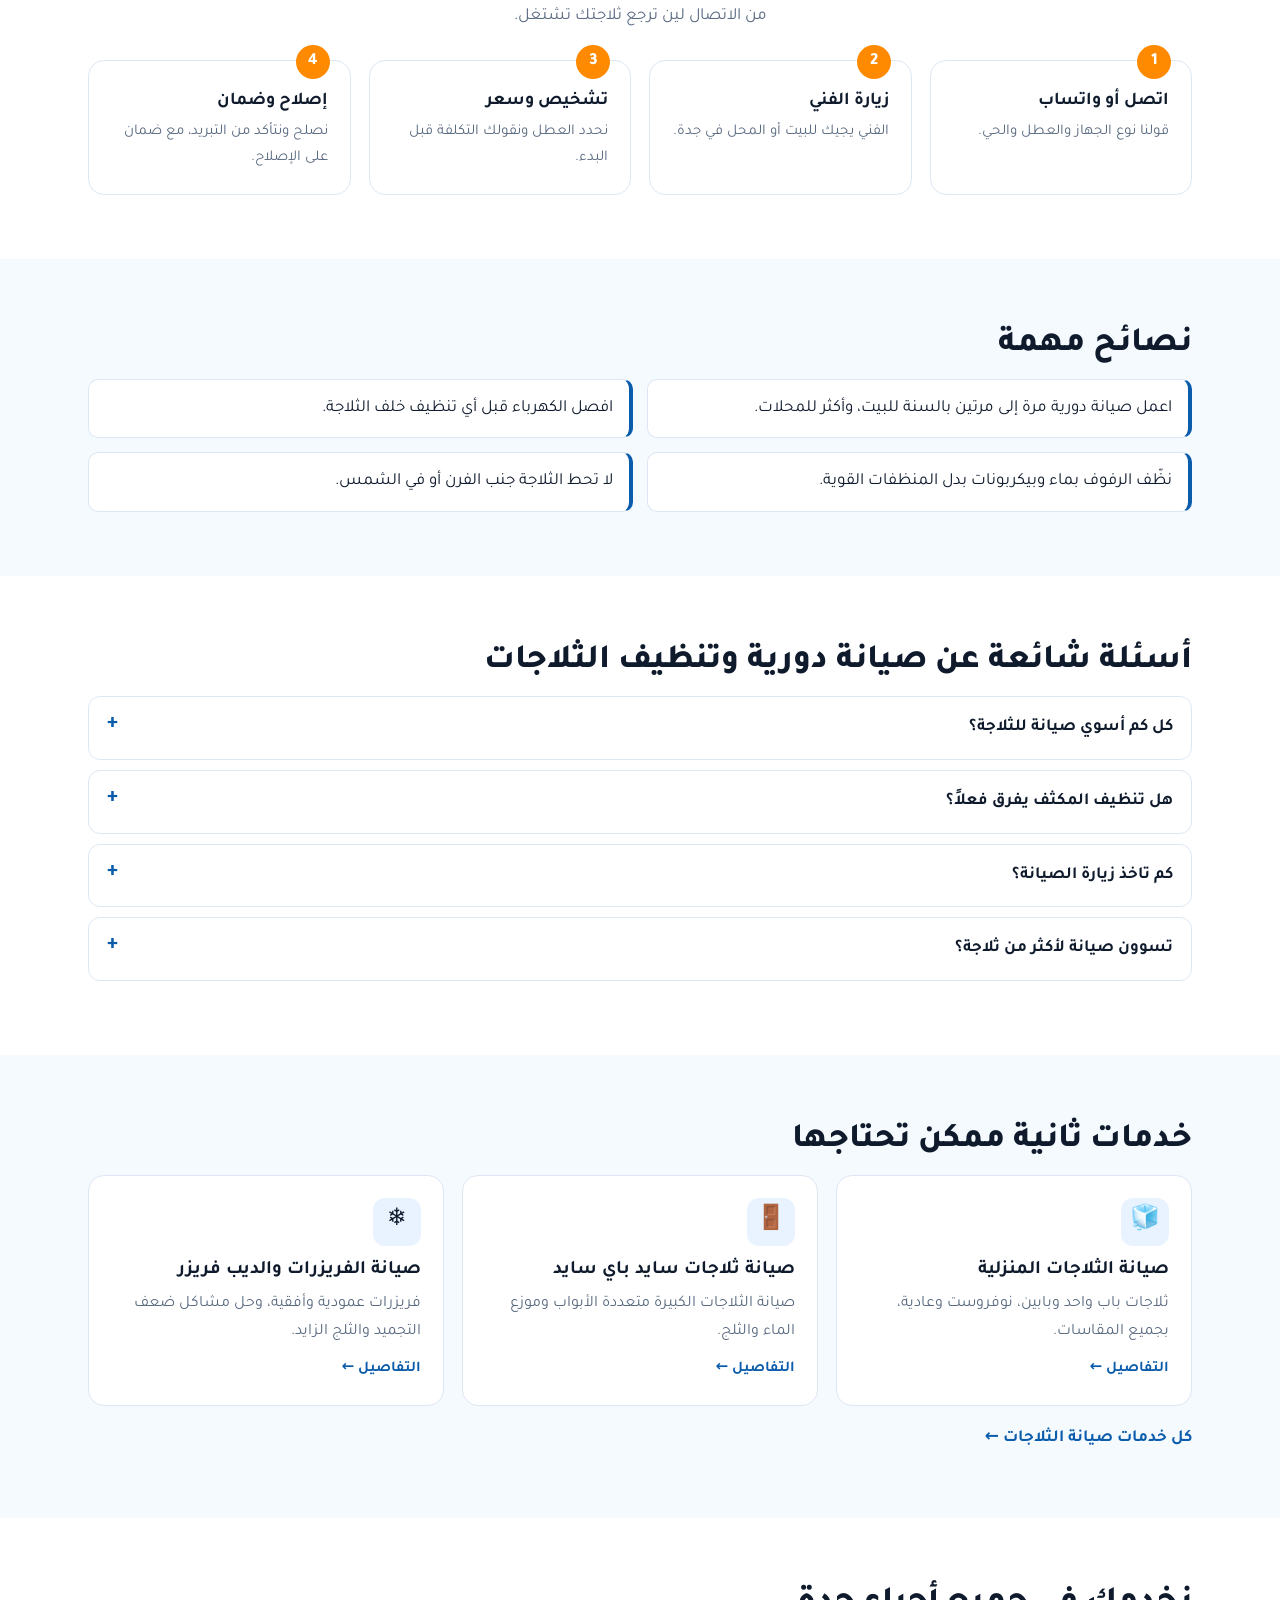
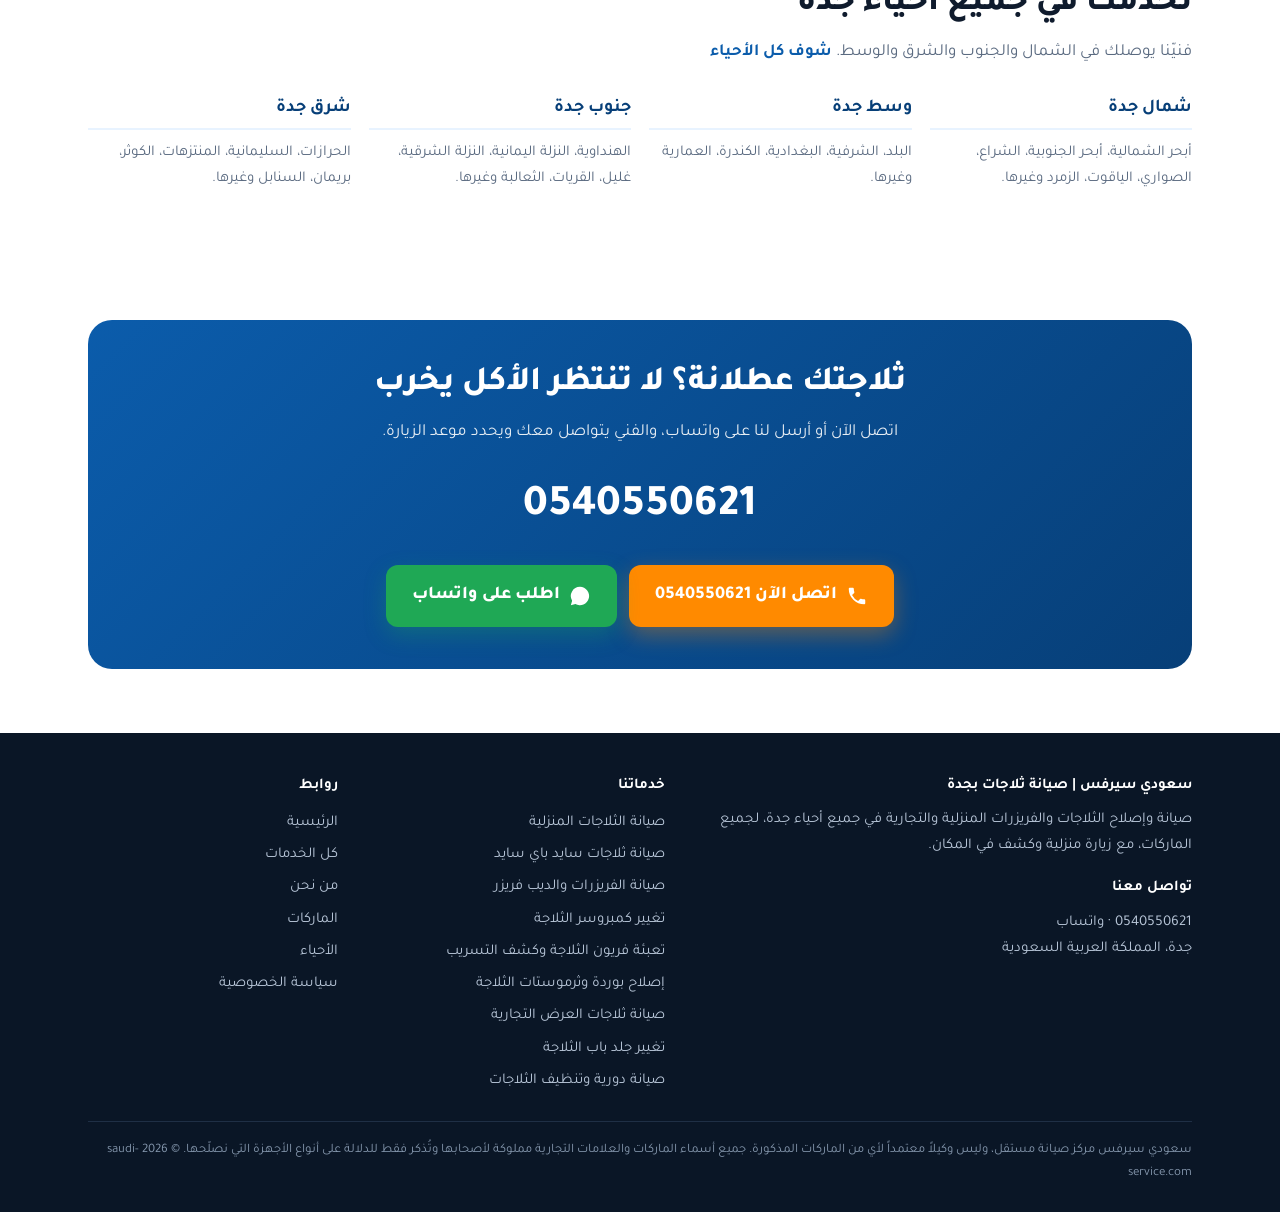
<file: services/fridge-maintenance-cleaning/index.html>
<!DOCTYPE html>
<html lang="ar" dir="rtl">
<head>
<!-- Google Tag Manager -->
<script>(function(w,d,s,l,i){w[l]=w[l]||[];w[l].push({'gtm.start':
new Date().getTime(),event:'gtm.js'});var f=d.getElementsByTagName(s)[0],
j=d.createElement(s),dl=l!='dataLayer'?'&l='+l:'';j.async=true;j.src=
'https://www.googletagmanager.com/gtm.js?id='+i+dl;f.parentNode.insertBefore(j,f);
})(window,document,'script','dataLayer','GTM-PFMF7WMD');</script>
<!-- End Google Tag Manager -->
<meta charset="UTF-8">
<meta name="viewport" content="width=device-width, initial-scale=1">
<title>صيانة دورية وتنظيف ثلاجات بجدة | تنظيف المكثف والتصريف - سعودي سيرفس</title>
<meta name="description" content="صيانة دورية وتنظيف الثلاجات والفريزرات بجدة: تنظيف المكثف ومجرى التصريف وفحص الغاز والمراوح، لتبريد أفضل واستهلاك كهرباء أقل. اتصل 0540550621">
<link rel="canonical" href="https://saudi-service.com/services/fridge-maintenance-cleaning/">
<meta name="robots" content="index, follow">
<meta property="og:title" content="صيانة دورية وتنظيف ثلاجات بجدة | تنظيف المكثف والتصريف - سعودي سيرفس">
<meta property="og:description" content="صيانة دورية وتنظيف الثلاجات والفريزرات بجدة: تنظيف المكثف ومجرى التصريف وفحص الغاز والمراوح، لتبريد أفضل واستهلاك كهرباء أقل. اتصل 0540550621">
<meta property="og:type" content="website">
<meta property="og:url" content="https://saudi-service.com/services/fridge-maintenance-cleaning/">
<meta property="og:locale" content="ar_SA">
<meta name="theme-color" content="#0b5cab">
<link rel="preconnect" href="https://fonts.googleapis.com">
<link rel="preconnect" href="https://fonts.gstatic.com" crossorigin>
<link href="https://fonts.googleapis.com/css2?family=Tajawal:wght@400;500;700;800&display=swap" rel="stylesheet">
<link rel="stylesheet" href="/assets/pages.css">
<script type="application/ld+json">
{
 "@context": "https://schema.org",
 "@type": "Service",
 "name": "صيانة دورية وتنظيف الثلاجات بجدة",
 "serviceType": "صيانة دورية وتنظيف الثلاجات",
 "description": "صيانة دورية وتنظيف الثلاجات والفريزرات بجدة: تنظيف المكثف ومجرى التصريف وفحص الغاز والمراوح، لتبريد أفضل واستهلاك كهرباء أقل. اتصل 0540550621",
 "url": "https://saudi-service.com/services/fridge-maintenance-cleaning/",
 "areaServed": {
  "@type": "City",
  "name": "جدة"
 },
 "provider": {
  "@type": "HomeAndConstructionBusiness",
  "name": "سعودي سيرفس - صيانة ثلاجات بجدة",
  "url": "https://saudi-service.com/",
  "telephone": "+966540550621",
  "areaServed": {
   "@type": "City",
   "name": "جدة"
  },
  "address": {
   "@type": "PostalAddress",
   "addressLocality": "جدة",
   "addressCountry": "SA"
  }
 }
}
</script>
<script type="application/ld+json">
{
 "@context": "https://schema.org",
 "@type": "FAQPage",
 "mainEntity": [
  {
   "@type": "Question",
   "name": "كل كم أسوي صيانة للثلاجة؟",
   "acceptedAnswer": {
    "@type": "Answer",
    "text": "للبيت مرة إلى مرتين بالسنة غالباً تكفي، والمحلات تحتاج أكثر حسب الاستخدام."
   }
  },
  {
   "@type": "Question",
   "name": "هل تنظيف المكثف يفرق فعلاً؟",
   "acceptedAnswer": {
    "@type": "Answer",
    "text": "نعم، المكثف النظيف يحسّن التبريد ويخفف الحمل على الكمبروسر واستهلاك الكهرباء."
   }
  },
  {
   "@type": "Question",
   "name": "كم تاخذ زيارة الصيانة؟",
   "acceptedAnswer": {
    "@type": "Answer",
    "text": "غالباً زيارة قصيرة في البيت بدون نقل الثلاجة."
   }
  },
  {
   "@type": "Question",
   "name": "تسوون صيانة لأكثر من ثلاجة؟",
   "acceptedAnswer": {
    "@type": "Answer",
    "text": "نعم، للبيوت والمحلات والمطاعم، ونرتب المواعيد حسب احتياجك."
   }
  }
 ]
}
</script>
<script type="application/ld+json">
{
 "@context": "https://schema.org",
 "@type": "BreadcrumbList",
 "itemListElement": [
  {
   "@type": "ListItem",
   "position": 1,
   "name": "الرئيسية",
   "item": "https://saudi-service.com/"
  },
  {
   "@type": "ListItem",
   "position": 2,
   "name": "الخدمات",
   "item": "https://saudi-service.com/services/"
  },
  {
   "@type": "ListItem",
   "position": 3,
   "name": "صيانة دورية وتنظيف الثلاجات",
   "item": "https://saudi-service.com/services/fridge-maintenance-cleaning/"
  }
 ]
}
</script>
</head>
<body>
<!-- Google Tag Manager (noscript) -->
<noscript><iframe src="https://www.googletagmanager.com/ns.html?id=GTM-PFMF7WMD" height="0" width="0" style="display:none;visibility:hidden"></iframe></noscript>
<!-- End Google Tag Manager (noscript) -->
<header class="top">
  <div class="wrap">
    <a href="/" class="logo"><i>❄</i>سعودي سيرفس</a>
    <nav class="nav">
      <a href="/">الرئيسية</a>
      <a href="/services/" class="on">الخدمات</a>
      <a href="/#brands">الماركات</a>
      <a href="/#areas">الأحياء</a>
      <a href="/about/">من نحن</a>
      <a href="/#faq">الأسئلة</a>
    </nav>
    <a class="top-call js-call" href="tel:+966540550621">0540550621</a>
  </div>
</header>
<nav class="crumbs" aria-label="breadcrumb"><div class="wrap"><a href="/">الرئيسية</a> <b>‹</b> <a href="/services/">الخدمات</a> <b>‹</b> <span>صيانة دورية وتنظيف الثلاجات</span></div></nav>
<section class="hero">
  <div class="wrap one">
    <div>
      <span class="badge">🚚 خدمة منزلية في جميع أحياء جدة</span>
      <h1>صيانة دورية و<span>تنظيف الثلاجات</span> بجدة</h1>
      <p class="lead">الصيانة الدورية تمنع أغلب الأعطال قبل ما تصير. نظّف المكثف والتصريف ونفحص الثلاجة عشان تبرد أحسن وتصرف كهرباء أقل.</p>
      <div class="cta">
        <a class="btn btn-call js-call" href="tel:+966540550621"><svg viewBox="0 0 24 24"><path d="M6.6 10.8a15.1 15.1 0 0 0 6.6 6.6l2.2-2.2c.3-.3.7-.4 1-.2 1.1.4 2.3.6 3.6.6.6 0 1 .4 1 1V20c0 .6-.4 1-1 1A17 17 0 0 1 3 4c0-.6.4-1 1-1h3.5c.6 0 1 .4 1 1 0 1.3.2 2.5.6 3.6.1.3 0 .7-.2 1z"/></svg> اتصل الآن 0540550621</a>
        <a class="btn btn-wa js-wa" href="https://wa.me/966540550621?text=%D8%A7%D9%84%D8%B3%D9%84%D8%A7%D9%85%20%D8%B9%D9%84%D9%8A%D9%83%D9%85%D8%8C%20%D8%A3%D8%AD%D8%AA%D8%A7%D8%AC%20%D8%B5%D9%8A%D8%A7%D9%86%D8%A9%20%D8%AF%D9%88%D8%B1%D9%8A%D8%A9%20%D9%88%D8%AA%D9%86%D8%B8%D9%8A%D9%81%20%D8%AB%D9%84%D8%A7%D8%AC%D8%A9%20%D9%81%D9%8A%20%D8%AC%D8%AF%D8%A9" target="_blank" rel="noopener"><svg viewBox="0 0 24 24"><path d="M12 2a10 10 0 0 0-8.6 15.1L2 22l5-1.3A10 10 0 1 0 12 2z"/></svg> اطلب على واتساب</a>
      </div>
      <ul class="ticks"><li>نصلك في نفس اليوم</li><li>كشف وتشخيص في البيت</li><li>السعر قبل البدء بالإصلاح</li><li>ضمان على الإصلاح</li></ul>
    </div>
  </div>
</section>

<section>
  <div class="wrap">
    <h2>متى تحتاج صيانة دورية وتنظيف الثلاجات؟</h2>
    <p class="sub">هذي أشهر العلامات اللي نشوفها عند العملاء في جدة. إذا لاحظت وحدة منها، تواصل معنا قبل ما يكبر العطل.</p>
    <div class="faults"><div class="fault"><span class="n">1</span><div><b>الثلاجة صارت تبرد أبطأ</b><em>غالباً من غبار المكثف.</em></div></div><div class="fault"><span class="n">2</span><div><b>فاتورة الكهرباء زادت</b><em>الثلاجة تشتغل أكثر بسبب ضعف التهوية.</em></div></div><div class="fault"><span class="n">3</span><div><b>ماء في أسفل الثلاجة</b><em>مجرى التصريف مسدود.</em></div></div><div class="fault"><span class="n">4</span><div><b>ريحة غير طبيعية</b><em>تراكم في التصريف أو صينية التبخير.</em></div></div><div class="fault"><span class="n">5</span><div><b>صوت مروحة عالي</b><em>غبار على المراوح.</em></div></div><div class="fault"><span class="n">6</span><div><b>ما انعملت صيانة من سنة أو أكثر</b><em>وقت مناسب للفحص الدوري.</em></div></div></div>
  </div>
</section>

<section class="bg-ice">
  <div class="wrap prose">
    <h2>صيانة دورية وتنظيف الثلاجات بجدة: كيف نشتغل؟</h2>
    <p>في جو جدة الحار والرطب، المكثف يتغطى بالغبار بسرعة، وهذا يخلي الثلاجة تشتغل أكثر وتسخن. الصيانة الدورية تحل هذا قبل ما يتحول لعطل في الكمبروسر.</p><p>الزيارة تشمل: تنظيف المكثف ومراوحه، تنظيف مجرى التصريف وصينية التبخير، فحص جلد الباب، قياس حرارة الأقسام، وفحص عام لأداء الكمبروسر والتبريد.</p><p>مناسبة للبيوت وللمحلات والمطاعم اللي عندها أكثر من ثلاجة، ونقدر نرتب مواعيد دورية.</p>
  </div>
</section>

<section>
  <div class="wrap">
    <h2 class="center">خطوات طلب الخدمة</h2>
    <p class="sub center">من الاتصال لين ترجع ثلاجتك تشتغل.</p>
    <div class="steps">
      <div class="step"><h3>اتصل أو واتساب</h3><p>قولنا نوع الجهاز والعطل والحي.</p></div>
      <div class="step"><h3>زيارة الفني</h3><p>الفني يجيك للبيت أو المحل في جدة.</p></div>
      <div class="step"><h3>تشخيص وسعر</h3><p>نحدد العطل ونقولك التكلفة قبل البدء.</p></div>
      <div class="step"><h3>إصلاح وضمان</h3><p>نصلح ونتأكد من التبريد، مع ضمان على الإصلاح.</p></div>
    </div>
  </div>
</section>

<section class="bg-ice">
  <div class="wrap">
    <h2>نصائح مهمة</h2>
    <div class="tips"><div>اعمل صيانة دورية مرة إلى مرتين بالسنة للبيت، وأكثر للمحلات.</div><div>افصل الكهرباء قبل أي تنظيف خلف الثلاجة.</div><div>نظّف الرفوف بماء وبيكربونات بدل المنظفات القوية.</div><div>لا تحط الثلاجة جنب الفرن أو في الشمس.</div></div>
  </div>
</section>

<section class="faq">
  <div class="wrap">
    <h2>أسئلة شائعة عن صيانة دورية وتنظيف الثلاجات</h2>
    <details><summary>كل كم أسوي صيانة للثلاجة؟</summary><p>للبيت مرة إلى مرتين بالسنة غالباً تكفي، والمحلات تحتاج أكثر حسب الاستخدام.</p></details><details><summary>هل تنظيف المكثف يفرق فعلاً؟</summary><p>نعم، المكثف النظيف يحسّن التبريد ويخفف الحمل على الكمبروسر واستهلاك الكهرباء.</p></details><details><summary>كم تاخذ زيارة الصيانة؟</summary><p>غالباً زيارة قصيرة في البيت بدون نقل الثلاجة.</p></details><details><summary>تسوون صيانة لأكثر من ثلاجة؟</summary><p>نعم، للبيوت والمحلات والمطاعم، ونرتب المواعيد حسب احتياجك.</p></details>
  </div>
</section>

<section class="bg-ice">
  <div class="wrap">
    <h2>خدمات ثانية ممكن تحتاجها</h2>
    <div class="grid g3"><a class="card" href="/services/home-fridge-repair/"><div class="ic">🧊</div><h3>صيانة الثلاجات المنزلية</h3><p>ثلاجات باب واحد وبابين، نوفروست وعادية، بجميع المقاسات.</p><span class="more">التفاصيل ←</span></a><a class="card" href="/services/side-by-side-repair/"><div class="ic">🚪</div><h3>صيانة ثلاجات سايد باي سايد</h3><p>صيانة الثلاجات الكبيرة متعددة الأبواب وموزع الماء والثلج.</p><span class="more">التفاصيل ←</span></a><a class="card" href="/services/freezer-repair/"><div class="ic">❄</div><h3>صيانة الفريزرات والديب فريزر</h3><p>فريزرات عمودية وأفقية، وحل مشاكل ضعف التجميد والثلج الزايد.</p><span class="more">التفاصيل ←</span></a></div>
    <p style="margin-top:18px"><a class="lnk" href="/services/">كل خدمات صيانة الثلاجات ←</a></p>
  </div>
</section>
<section >
  <div class="wrap">
    <h2>نخدمك في جميع أحياء جدة</h2>
    <p class="sub">فنيّنا يوصلك في الشمال والجنوب والشرق والوسط. <a href="/#areas" class="lnk">شوف كل الأحياء</a></p>
    <div class="areas"><div class="area"><h3>شمال جدة</h3><p>أبحر الشمالية، أبحر الجنوبية، الشراع، الصواري، الياقوت، الزمرد وغيرها.</p></div><div class="area"><h3>وسط جدة</h3><p>البلد، الشرفية، البغدادية، الكندرة، العمارية وغيرها.</p></div><div class="area"><h3>جنوب جدة</h3><p>الهنداوية، النزلة اليمانية، النزلة الشرقية، غليل، القريات، الثعالبة وغيرها.</p></div><div class="area"><h3>شرق جدة</h3><p>الحرازات، السليمانية، المنتزهات، الكوثر، بريمان، السنابل وغيرها.</p></div></div>
  </div>
</section>
<section>
  <div class="wrap">
    <div class="final">
      <h2>ثلاجتك عطلانة؟ لا تنتظر الأكل يخرب</h2>
      <p>اتصل الآن أو أرسل لنا على واتساب، والفني يتواصل معك ويحدد موعد الزيارة.</p>
      <a class="num js-call" href="tel:+966540550621">0540550621</a>
      <div class="cta" style="justify-content:center;margin:0">
        <a class="btn btn-call js-call" href="tel:+966540550621"><svg viewBox="0 0 24 24"><path d="M6.6 10.8a15.1 15.1 0 0 0 6.6 6.6l2.2-2.2c.3-.3.7-.4 1-.2 1.1.4 2.3.6 3.6.6.6 0 1 .4 1 1V20c0 .6-.4 1-1 1A17 17 0 0 1 3 4c0-.6.4-1 1-1h3.5c.6 0 1 .4 1 1 0 1.3.2 2.5.6 3.6.1.3 0 .7-.2 1z"/></svg> اتصل الآن 0540550621</a>
        <a class="btn btn-wa js-wa" href="https://wa.me/966540550621?text=%D8%A7%D9%84%D8%B3%D9%84%D8%A7%D9%85%20%D8%B9%D9%84%D9%8A%D9%83%D9%85%D8%8C%20%D8%A3%D8%AD%D8%AA%D8%A7%D8%AC%20%D8%B5%D9%8A%D8%A7%D9%86%D8%A9%20%D8%AF%D9%88%D8%B1%D9%8A%D8%A9%20%D9%88%D8%AA%D9%86%D8%B8%D9%8A%D9%81%20%D8%AB%D9%84%D8%A7%D8%AC%D8%A9%20%D9%81%D9%8A%20%D8%AC%D8%AF%D8%A9" target="_blank" rel="noopener"><svg viewBox="0 0 24 24"><path d="M12 2a10 10 0 0 0-8.6 15.1L2 22l5-1.3A10 10 0 1 0 12 2z"/></svg> اطلب على واتساب</a>
      </div>
    </div>
  </div>
</section>
<footer>
  <div class="wrap">
    <div class="cols">
      <div>
        <h4>سعودي سيرفس | صيانة ثلاجات بجدة</h4>
        <p>صيانة وإصلاح الثلاجات والفريزرات المنزلية والتجارية في جميع أحياء جدة، لجميع الماركات، مع زيارة منزلية وكشف في المكان.</p>
        <h4 style="margin-top:16px">تواصل معنا</h4>
        <p><a class="js-call" href="tel:+966540550621" style="direction:ltr;display:inline-block">0540550621</a> · <a class="js-wa" href="https://wa.me/966540550621" target="_blank" rel="noopener">واتساب</a></p>
        <p>جدة، المملكة العربية السعودية</p>
      </div>
      <div class="flinks">
        <h4>خدماتنا</h4>
        <a href="/services/home-fridge-repair/">صيانة الثلاجات المنزلية</a>
<a href="/services/side-by-side-repair/">صيانة ثلاجات سايد باي سايد</a>
<a href="/services/freezer-repair/">صيانة الفريزرات والديب فريزر</a>
<a href="/services/compressor-replacement/">تغيير كمبروسر الثلاجة</a>
<a href="/services/freon-refill/">تعبئة فريون الثلاجة وكشف التسريب</a>
<a href="/services/board-thermostat-repair/">إصلاح بوردة وثرموستات الثلاجة</a>
<a href="/services/commercial-fridge-repair/">صيانة ثلاجات العرض التجارية</a>
<a href="/services/door-gasket-replacement/">تغيير جلد باب الثلاجة</a>
<a href="/services/fridge-maintenance-cleaning/">صيانة دورية وتنظيف الثلاجات</a>
      </div>
      <div class="flinks">
        <h4>روابط</h4>
        <a href="/">الرئيسية</a>
        <a href="/services/">كل الخدمات</a>
        <a href="/about/">من نحن</a>
        <a href="/#brands">الماركات</a>
        <a href="/#areas">الأحياء</a>
        <a href="/#privacy">سياسة الخصوصية</a>
      </div>
    </div>
    <p class="note">سعودي سيرفس مركز صيانة مستقل، وليس وكيلاً معتمداً لأي من الماركات المذكورة. جميع أسماء الماركات والعلامات التجارية مملوكة لأصحابها وتُذكر فقط للدلالة على أنواع الأجهزة التي نصلّحها. © <span id="yr">2026</span> saudi-service.com</p>
  </div>
</footer>

<div class="bar">
  <a class="c js-call" href="tel:+966540550621"><svg viewBox="0 0 24 24"><path d="M6.6 10.8a15.1 15.1 0 0 0 6.6 6.6l2.2-2.2c.3-.3.7-.4 1-.2 1.1.4 2.3.6 3.6.6.6 0 1 .4 1 1V20c0 .6-.4 1-1 1A17 17 0 0 1 3 4c0-.6.4-1 1-1h3.5c.6 0 1 .4 1 1 0 1.3.2 2.5.6 3.6.1.3 0 .7-.2 1z"/></svg> اتصل</a>
  <a class="w js-wa" href="https://wa.me/966540550621" target="_blank" rel="noopener"><svg viewBox="0 0 24 24"><path d="M12 2a10 10 0 0 0-8.6 15.1L2 22l5-1.3A10 10 0 1 0 12 2z"/></svg> واتساب</a>
</div>

<script>
function track(kind){
  window.dataLayer = window.dataLayer || [];
  window.dataLayer.push({event: kind === 'call' ? 'call_click' : 'whatsapp_click'});
}
document.querySelectorAll('.js-call').forEach(function(a){ a.addEventListener('click', function(){ track('call'); }); });
document.querySelectorAll('.js-wa').forEach(function(a){ a.addEventListener('click', function(){ track('wa'); }); });
document.getElementById('yr').textContent = new Date().getFullYear();
</script>
</body>
</html>
</file>
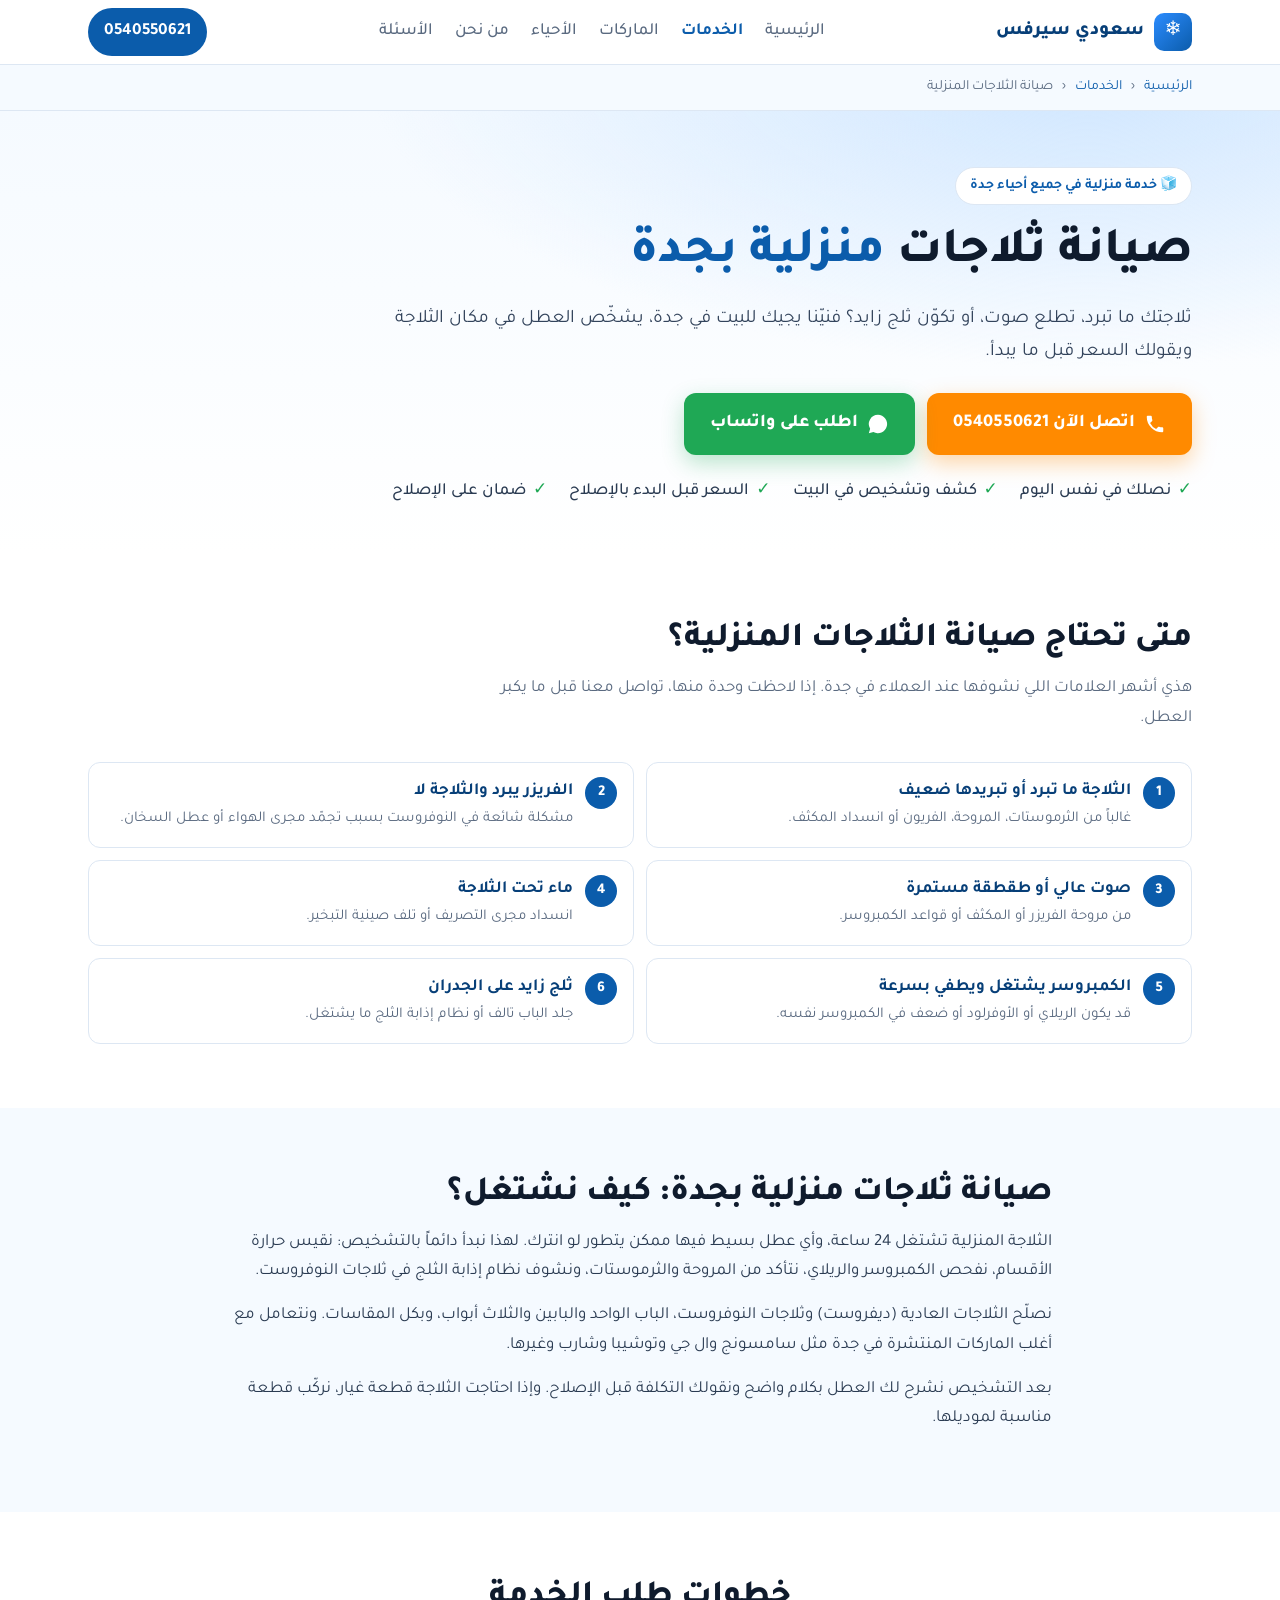
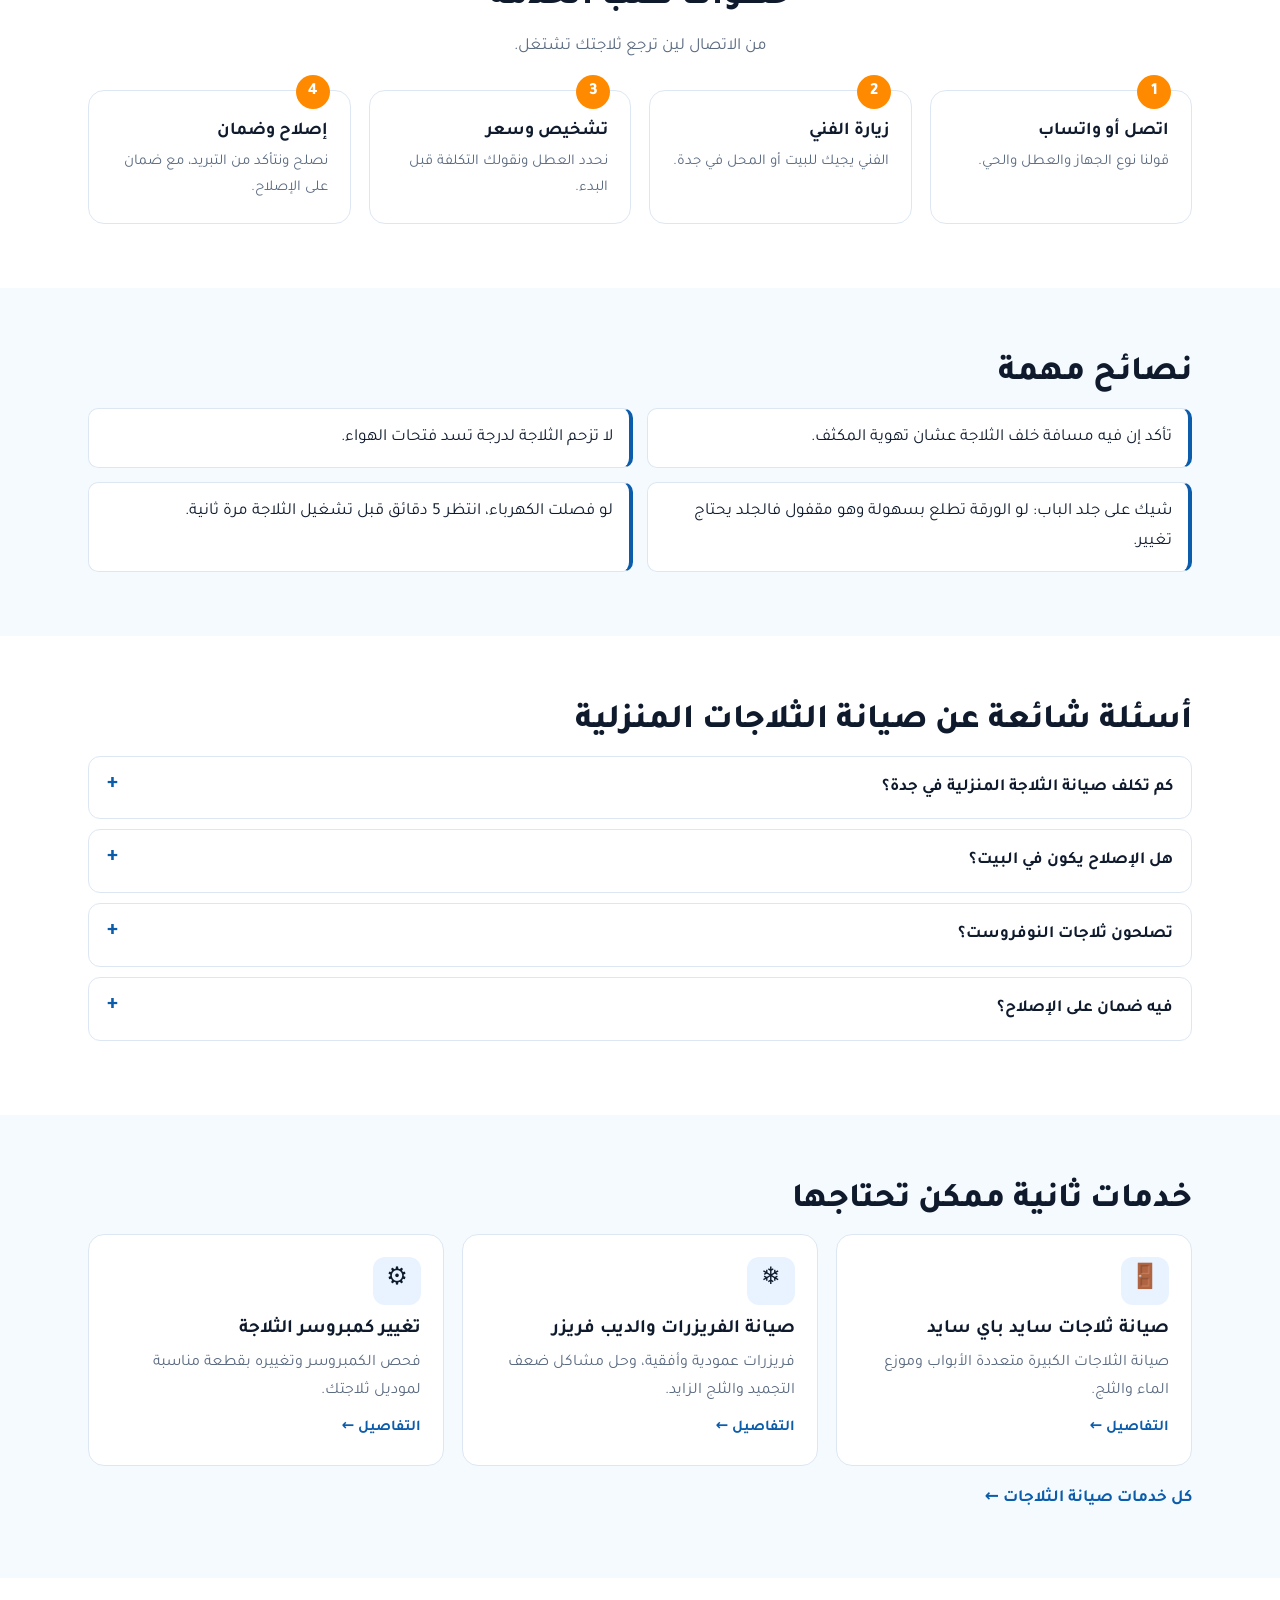
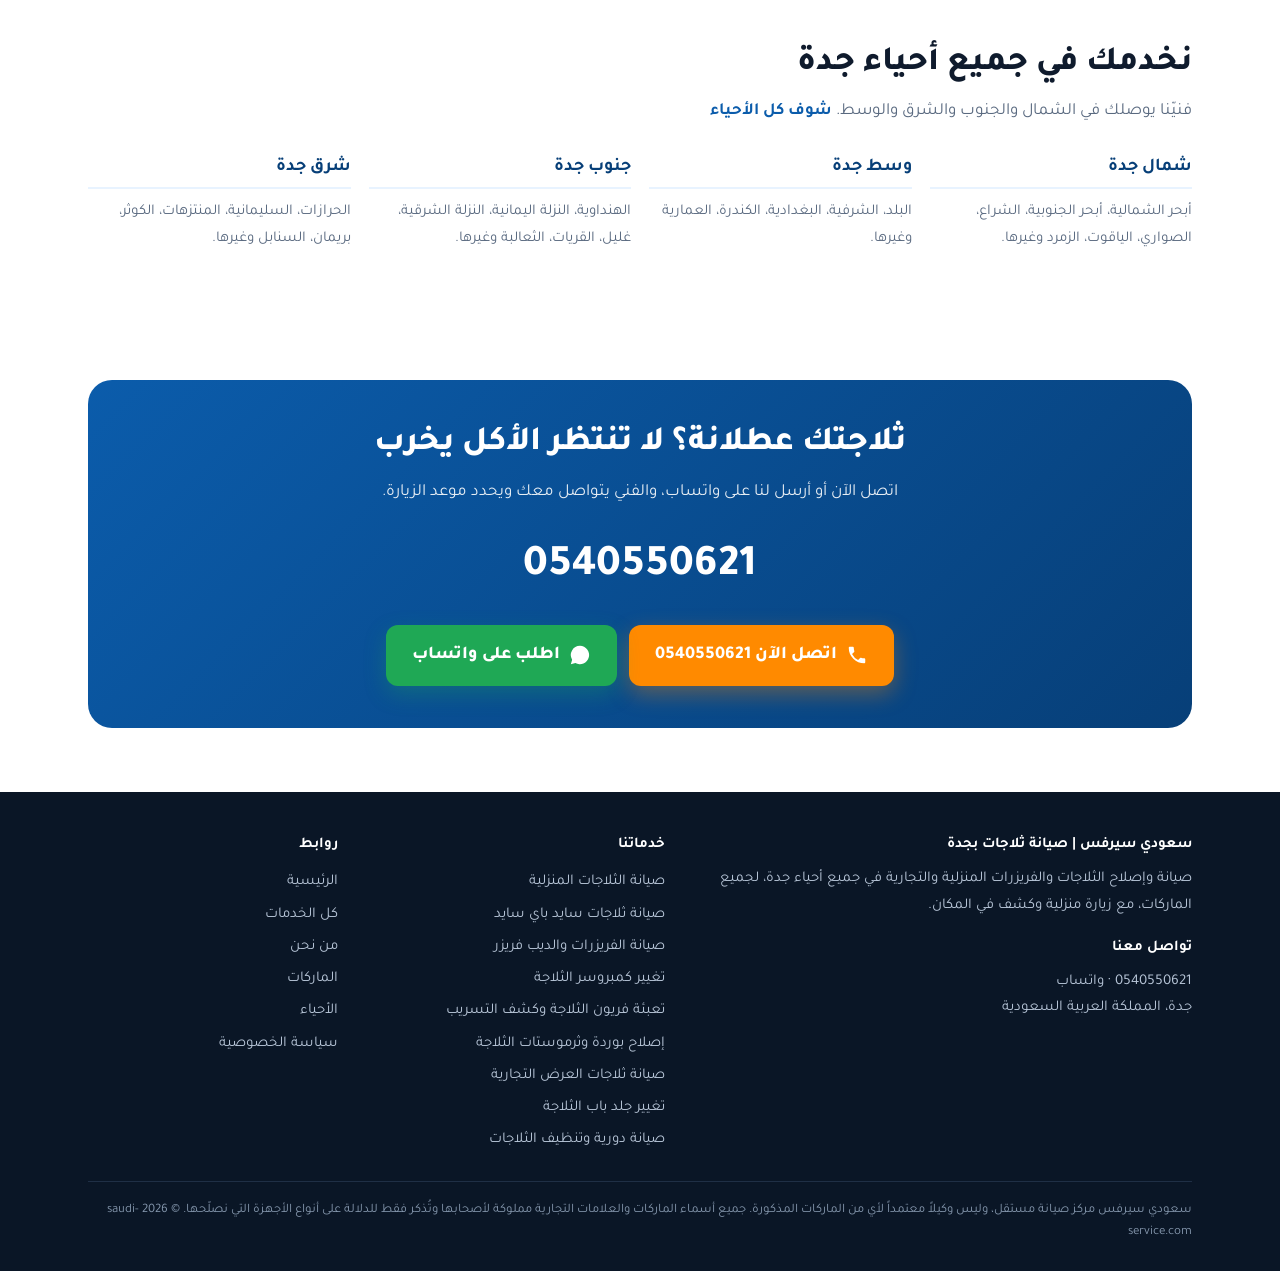
<file: services/home-fridge-repair/index.html>
<!DOCTYPE html>
<html lang="ar" dir="rtl">
<head>
<!-- Google Tag Manager -->
<script>(function(w,d,s,l,i){w[l]=w[l]||[];w[l].push({'gtm.start':
new Date().getTime(),event:'gtm.js'});var f=d.getElementsByTagName(s)[0],
j=d.createElement(s),dl=l!='dataLayer'?'&l='+l:'';j.async=true;j.src=
'https://www.googletagmanager.com/gtm.js?id='+i+dl;f.parentNode.insertBefore(j,f);
})(window,document,'script','dataLayer','GTM-PFMF7WMD');</script>
<!-- End Google Tag Manager -->
<meta charset="UTF-8">
<meta name="viewport" content="width=device-width, initial-scale=1">
<title>صيانة ثلاجات منزلية بجدة | فني يصلك للبيت - سعودي سيرفس</title>
<meta name="description" content="صيانة ثلاجات منزلية بجدة لكل الماركات: ثلاجات باب وبابين، نوفروست وعادية. فني يصلك للبيت، كشف في المكان وسعر واضح قبل الإصلاح. اتصل 0540550621">
<link rel="canonical" href="https://saudi-service.com/services/home-fridge-repair/">
<meta name="robots" content="index, follow">
<meta property="og:title" content="صيانة ثلاجات منزلية بجدة | فني يصلك للبيت - سعودي سيرفس">
<meta property="og:description" content="صيانة ثلاجات منزلية بجدة لكل الماركات: ثلاجات باب وبابين، نوفروست وعادية. فني يصلك للبيت، كشف في المكان وسعر واضح قبل الإصلاح. اتصل 0540550621">
<meta property="og:type" content="website">
<meta property="og:url" content="https://saudi-service.com/services/home-fridge-repair/">
<meta property="og:locale" content="ar_SA">
<meta name="theme-color" content="#0b5cab">
<link rel="preconnect" href="https://fonts.googleapis.com">
<link rel="preconnect" href="https://fonts.gstatic.com" crossorigin>
<link href="https://fonts.googleapis.com/css2?family=Tajawal:wght@400;500;700;800&display=swap" rel="stylesheet">
<link rel="stylesheet" href="/assets/pages.css">
<script type="application/ld+json">
{
 "@context": "https://schema.org",
 "@type": "Service",
 "name": "صيانة ثلاجات منزلية بجدة",
 "serviceType": "صيانة الثلاجات المنزلية",
 "description": "صيانة ثلاجات منزلية بجدة لكل الماركات: ثلاجات باب وبابين، نوفروست وعادية. فني يصلك للبيت، كشف في المكان وسعر واضح قبل الإصلاح. اتصل 0540550621",
 "url": "https://saudi-service.com/services/home-fridge-repair/",
 "areaServed": {
  "@type": "City",
  "name": "جدة"
 },
 "provider": {
  "@type": "HomeAndConstructionBusiness",
  "name": "سعودي سيرفس - صيانة ثلاجات بجدة",
  "url": "https://saudi-service.com/",
  "telephone": "+966540550621",
  "areaServed": {
   "@type": "City",
   "name": "جدة"
  },
  "address": {
   "@type": "PostalAddress",
   "addressLocality": "جدة",
   "addressCountry": "SA"
  }
 }
}
</script>
<script type="application/ld+json">
{
 "@context": "https://schema.org",
 "@type": "FAQPage",
 "mainEntity": [
  {
   "@type": "Question",
   "name": "كم تكلف صيانة الثلاجة المنزلية في جدة؟",
   "acceptedAnswer": {
    "@type": "Answer",
    "text": "تختلف حسب العطل ونوع الثلاجة. الفني يشخّص في البيت ويقولك السعر قبل ما يبدأ أي إصلاح."
   }
  },
  {
   "@type": "Question",
   "name": "هل الإصلاح يكون في البيت؟",
   "acceptedAnswer": {
    "@type": "Answer",
    "text": "نعم، أغلب الأعطال نصلحها في مكان الثلاجة بدون نقل."
   }
  },
  {
   "@type": "Question",
   "name": "تصلحون ثلاجات النوفروست؟",
   "acceptedAnswer": {
    "@type": "Answer",
    "text": "نعم، نصلح النوفروست والعادية بكل أعطالها من السخان والمروحة إلى البوردة والكمبروسر."
   }
  },
  {
   "@type": "Question",
   "name": "فيه ضمان على الإصلاح؟",
   "acceptedAnswer": {
    "@type": "Answer",
    "text": "نعم، فيه ضمان على الإصلاح، والفني يوضح لك مدته حسب نوع الشغل والقطعة."
   }
  }
 ]
}
</script>
<script type="application/ld+json">
{
 "@context": "https://schema.org",
 "@type": "BreadcrumbList",
 "itemListElement": [
  {
   "@type": "ListItem",
   "position": 1,
   "name": "الرئيسية",
   "item": "https://saudi-service.com/"
  },
  {
   "@type": "ListItem",
   "position": 2,
   "name": "الخدمات",
   "item": "https://saudi-service.com/services/"
  },
  {
   "@type": "ListItem",
   "position": 3,
   "name": "صيانة الثلاجات المنزلية",
   "item": "https://saudi-service.com/services/home-fridge-repair/"
  }
 ]
}
</script>
</head>
<body>
<!-- Google Tag Manager (noscript) -->
<noscript><iframe src="https://www.googletagmanager.com/ns.html?id=GTM-PFMF7WMD" height="0" width="0" style="display:none;visibility:hidden"></iframe></noscript>
<!-- End Google Tag Manager (noscript) -->
<header class="top">
  <div class="wrap">
    <a href="/" class="logo"><i>❄</i>سعودي سيرفس</a>
    <nav class="nav">
      <a href="/">الرئيسية</a>
      <a href="/services/" class="on">الخدمات</a>
      <a href="/#brands">الماركات</a>
      <a href="/#areas">الأحياء</a>
      <a href="/about/">من نحن</a>
      <a href="/#faq">الأسئلة</a>
    </nav>
    <a class="top-call js-call" href="tel:+966540550621">0540550621</a>
  </div>
</header>
<nav class="crumbs" aria-label="breadcrumb"><div class="wrap"><a href="/">الرئيسية</a> <b>‹</b> <a href="/services/">الخدمات</a> <b>‹</b> <span>صيانة الثلاجات المنزلية</span></div></nav>
<section class="hero">
  <div class="wrap one">
    <div>
      <span class="badge">🧊 خدمة منزلية في جميع أحياء جدة</span>
      <h1>صيانة ثلاجات <span>منزلية بجدة</span></h1>
      <p class="lead">ثلاجتك ما تبرد، تطلع صوت، أو تكوّن ثلج زايد؟ فنيّنا يجيك للبيت في جدة، يشخّص العطل في مكان الثلاجة ويقولك السعر قبل ما يبدأ.</p>
      <div class="cta">
        <a class="btn btn-call js-call" href="tel:+966540550621"><svg viewBox="0 0 24 24"><path d="M6.6 10.8a15.1 15.1 0 0 0 6.6 6.6l2.2-2.2c.3-.3.7-.4 1-.2 1.1.4 2.3.6 3.6.6.6 0 1 .4 1 1V20c0 .6-.4 1-1 1A17 17 0 0 1 3 4c0-.6.4-1 1-1h3.5c.6 0 1 .4 1 1 0 1.3.2 2.5.6 3.6.1.3 0 .7-.2 1z"/></svg> اتصل الآن 0540550621</a>
        <a class="btn btn-wa js-wa" href="https://wa.me/966540550621?text=%D8%A7%D9%84%D8%B3%D9%84%D8%A7%D9%85%20%D8%B9%D9%84%D9%8A%D9%83%D9%85%D8%8C%20%D8%A3%D8%AD%D8%AA%D8%A7%D8%AC%20%D8%B5%D9%8A%D8%A7%D9%86%D8%A9%20%D8%AB%D9%84%D8%A7%D8%AC%D8%A9%20%D9%85%D9%86%D8%B2%D9%84%D9%8A%D8%A9%20%D9%81%D9%8A%20%D8%AC%D8%AF%D8%A9" target="_blank" rel="noopener"><svg viewBox="0 0 24 24"><path d="M12 2a10 10 0 0 0-8.6 15.1L2 22l5-1.3A10 10 0 1 0 12 2z"/></svg> اطلب على واتساب</a>
      </div>
      <ul class="ticks"><li>نصلك في نفس اليوم</li><li>كشف وتشخيص في البيت</li><li>السعر قبل البدء بالإصلاح</li><li>ضمان على الإصلاح</li></ul>
    </div>
  </div>
</section>

<section>
  <div class="wrap">
    <h2>متى تحتاج صيانة الثلاجات المنزلية؟</h2>
    <p class="sub">هذي أشهر العلامات اللي نشوفها عند العملاء في جدة. إذا لاحظت وحدة منها، تواصل معنا قبل ما يكبر العطل.</p>
    <div class="faults"><div class="fault"><span class="n">1</span><div><b>الثلاجة ما تبرد أو تبريدها ضعيف</b><em>غالباً من الثرموستات، المروحة، الفريون أو انسداد المكثف.</em></div></div><div class="fault"><span class="n">2</span><div><b>الفريزر يبرد والثلاجة لا</b><em>مشكلة شائعة في النوفروست بسبب تجمّد مجرى الهواء أو عطل السخان.</em></div></div><div class="fault"><span class="n">3</span><div><b>صوت عالي أو طقطقة مستمرة</b><em>من مروحة الفريزر أو المكثف أو قواعد الكمبروسر.</em></div></div><div class="fault"><span class="n">4</span><div><b>ماء تحت الثلاجة</b><em>انسداد مجرى التصريف أو تلف صينية التبخير.</em></div></div><div class="fault"><span class="n">5</span><div><b>الكمبروسر يشتغل ويطفي بسرعة</b><em>قد يكون الريلاي أو الأوفرلود أو ضعف في الكمبروسر نفسه.</em></div></div><div class="fault"><span class="n">6</span><div><b>ثلج زايد على الجدران</b><em>جلد الباب تالف أو نظام إذابة الثلج ما يشتغل.</em></div></div></div>
  </div>
</section>

<section class="bg-ice">
  <div class="wrap prose">
    <h2>صيانة ثلاجات منزلية بجدة: كيف نشتغل؟</h2>
    <p>الثلاجة المنزلية تشتغل 24 ساعة، وأي عطل بسيط فيها ممكن يتطور لو انترك. لهذا نبدأ دائماً بالتشخيص: نقيس حرارة الأقسام، نفحص الكمبروسر والريلاي، نتأكد من المروحة والثرموستات، ونشوف نظام إذابة الثلج في ثلاجات النوفروست.</p><p>نصلّح الثلاجات العادية (ديفروست) وثلاجات النوفروست، الباب الواحد والبابين والثلاث أبواب، وبكل المقاسات. ونتعامل مع أغلب الماركات المنتشرة في جدة مثل سامسونج وال جي وتوشيبا وشارب وغيرها.</p><p>بعد التشخيص نشرح لك العطل بكلام واضح ونقولك التكلفة قبل الإصلاح. وإذا احتاجت الثلاجة قطعة غيار، نركّب قطعة مناسبة لموديلها.</p>
  </div>
</section>

<section>
  <div class="wrap">
    <h2 class="center">خطوات طلب الخدمة</h2>
    <p class="sub center">من الاتصال لين ترجع ثلاجتك تشتغل.</p>
    <div class="steps">
      <div class="step"><h3>اتصل أو واتساب</h3><p>قولنا نوع الجهاز والعطل والحي.</p></div>
      <div class="step"><h3>زيارة الفني</h3><p>الفني يجيك للبيت أو المحل في جدة.</p></div>
      <div class="step"><h3>تشخيص وسعر</h3><p>نحدد العطل ونقولك التكلفة قبل البدء.</p></div>
      <div class="step"><h3>إصلاح وضمان</h3><p>نصلح ونتأكد من التبريد، مع ضمان على الإصلاح.</p></div>
    </div>
  </div>
</section>

<section class="bg-ice">
  <div class="wrap">
    <h2>نصائح مهمة</h2>
    <div class="tips"><div>تأكد إن فيه مسافة خلف الثلاجة عشان تهوية المكثف.</div><div>لا تزحم الثلاجة لدرجة تسد فتحات الهواء.</div><div>شيك على جلد الباب: لو الورقة تطلع بسهولة وهو مقفول فالجلد يحتاج تغيير.</div><div>لو فصلت الكهرباء، انتظر 5 دقائق قبل تشغيل الثلاجة مرة ثانية.</div></div>
  </div>
</section>

<section class="faq">
  <div class="wrap">
    <h2>أسئلة شائعة عن صيانة الثلاجات المنزلية</h2>
    <details><summary>كم تكلف صيانة الثلاجة المنزلية في جدة؟</summary><p>تختلف حسب العطل ونوع الثلاجة. الفني يشخّص في البيت ويقولك السعر قبل ما يبدأ أي إصلاح.</p></details><details><summary>هل الإصلاح يكون في البيت؟</summary><p>نعم، أغلب الأعطال نصلحها في مكان الثلاجة بدون نقل.</p></details><details><summary>تصلحون ثلاجات النوفروست؟</summary><p>نعم، نصلح النوفروست والعادية بكل أعطالها من السخان والمروحة إلى البوردة والكمبروسر.</p></details><details><summary>فيه ضمان على الإصلاح؟</summary><p>نعم، فيه ضمان على الإصلاح، والفني يوضح لك مدته حسب نوع الشغل والقطعة.</p></details>
  </div>
</section>

<section class="bg-ice">
  <div class="wrap">
    <h2>خدمات ثانية ممكن تحتاجها</h2>
    <div class="grid g3"><a class="card" href="/services/side-by-side-repair/"><div class="ic">🚪</div><h3>صيانة ثلاجات سايد باي سايد</h3><p>صيانة الثلاجات الكبيرة متعددة الأبواب وموزع الماء والثلج.</p><span class="more">التفاصيل ←</span></a><a class="card" href="/services/freezer-repair/"><div class="ic">❄</div><h3>صيانة الفريزرات والديب فريزر</h3><p>فريزرات عمودية وأفقية، وحل مشاكل ضعف التجميد والثلج الزايد.</p><span class="more">التفاصيل ←</span></a><a class="card" href="/services/compressor-replacement/"><div class="ic">⚙</div><h3>تغيير كمبروسر الثلاجة</h3><p>فحص الكمبروسر وتغييره بقطعة مناسبة لموديل ثلاجتك.</p><span class="more">التفاصيل ←</span></a></div>
    <p style="margin-top:18px"><a class="lnk" href="/services/">كل خدمات صيانة الثلاجات ←</a></p>
  </div>
</section>
<section >
  <div class="wrap">
    <h2>نخدمك في جميع أحياء جدة</h2>
    <p class="sub">فنيّنا يوصلك في الشمال والجنوب والشرق والوسط. <a href="/#areas" class="lnk">شوف كل الأحياء</a></p>
    <div class="areas"><div class="area"><h3>شمال جدة</h3><p>أبحر الشمالية، أبحر الجنوبية، الشراع، الصواري، الياقوت، الزمرد وغيرها.</p></div><div class="area"><h3>وسط جدة</h3><p>البلد، الشرفية، البغدادية، الكندرة، العمارية وغيرها.</p></div><div class="area"><h3>جنوب جدة</h3><p>الهنداوية، النزلة اليمانية، النزلة الشرقية، غليل، القريات، الثعالبة وغيرها.</p></div><div class="area"><h3>شرق جدة</h3><p>الحرازات، السليمانية، المنتزهات، الكوثر، بريمان، السنابل وغيرها.</p></div></div>
  </div>
</section>
<section>
  <div class="wrap">
    <div class="final">
      <h2>ثلاجتك عطلانة؟ لا تنتظر الأكل يخرب</h2>
      <p>اتصل الآن أو أرسل لنا على واتساب، والفني يتواصل معك ويحدد موعد الزيارة.</p>
      <a class="num js-call" href="tel:+966540550621">0540550621</a>
      <div class="cta" style="justify-content:center;margin:0">
        <a class="btn btn-call js-call" href="tel:+966540550621"><svg viewBox="0 0 24 24"><path d="M6.6 10.8a15.1 15.1 0 0 0 6.6 6.6l2.2-2.2c.3-.3.7-.4 1-.2 1.1.4 2.3.6 3.6.6.6 0 1 .4 1 1V20c0 .6-.4 1-1 1A17 17 0 0 1 3 4c0-.6.4-1 1-1h3.5c.6 0 1 .4 1 1 0 1.3.2 2.5.6 3.6.1.3 0 .7-.2 1z"/></svg> اتصل الآن 0540550621</a>
        <a class="btn btn-wa js-wa" href="https://wa.me/966540550621?text=%D8%A7%D9%84%D8%B3%D9%84%D8%A7%D9%85%20%D8%B9%D9%84%D9%8A%D9%83%D9%85%D8%8C%20%D8%A3%D8%AD%D8%AA%D8%A7%D8%AC%20%D8%B5%D9%8A%D8%A7%D9%86%D8%A9%20%D8%AB%D9%84%D8%A7%D8%AC%D8%A9%20%D9%85%D9%86%D8%B2%D9%84%D9%8A%D8%A9%20%D9%81%D9%8A%20%D8%AC%D8%AF%D8%A9" target="_blank" rel="noopener"><svg viewBox="0 0 24 24"><path d="M12 2a10 10 0 0 0-8.6 15.1L2 22l5-1.3A10 10 0 1 0 12 2z"/></svg> اطلب على واتساب</a>
      </div>
    </div>
  </div>
</section>
<footer>
  <div class="wrap">
    <div class="cols">
      <div>
        <h4>سعودي سيرفس | صيانة ثلاجات بجدة</h4>
        <p>صيانة وإصلاح الثلاجات والفريزرات المنزلية والتجارية في جميع أحياء جدة، لجميع الماركات، مع زيارة منزلية وكشف في المكان.</p>
        <h4 style="margin-top:16px">تواصل معنا</h4>
        <p><a class="js-call" href="tel:+966540550621" style="direction:ltr;display:inline-block">0540550621</a> · <a class="js-wa" href="https://wa.me/966540550621" target="_blank" rel="noopener">واتساب</a></p>
        <p>جدة، المملكة العربية السعودية</p>
      </div>
      <div class="flinks">
        <h4>خدماتنا</h4>
        <a href="/services/home-fridge-repair/">صيانة الثلاجات المنزلية</a>
<a href="/services/side-by-side-repair/">صيانة ثلاجات سايد باي سايد</a>
<a href="/services/freezer-repair/">صيانة الفريزرات والديب فريزر</a>
<a href="/services/compressor-replacement/">تغيير كمبروسر الثلاجة</a>
<a href="/services/freon-refill/">تعبئة فريون الثلاجة وكشف التسريب</a>
<a href="/services/board-thermostat-repair/">إصلاح بوردة وثرموستات الثلاجة</a>
<a href="/services/commercial-fridge-repair/">صيانة ثلاجات العرض التجارية</a>
<a href="/services/door-gasket-replacement/">تغيير جلد باب الثلاجة</a>
<a href="/services/fridge-maintenance-cleaning/">صيانة دورية وتنظيف الثلاجات</a>
      </div>
      <div class="flinks">
        <h4>روابط</h4>
        <a href="/">الرئيسية</a>
        <a href="/services/">كل الخدمات</a>
        <a href="/about/">من نحن</a>
        <a href="/#brands">الماركات</a>
        <a href="/#areas">الأحياء</a>
        <a href="/#privacy">سياسة الخصوصية</a>
      </div>
    </div>
    <p class="note">سعودي سيرفس مركز صيانة مستقل، وليس وكيلاً معتمداً لأي من الماركات المذكورة. جميع أسماء الماركات والعلامات التجارية مملوكة لأصحابها وتُذكر فقط للدلالة على أنواع الأجهزة التي نصلّحها. © <span id="yr">2026</span> saudi-service.com</p>
  </div>
</footer>

<div class="bar">
  <a class="c js-call" href="tel:+966540550621"><svg viewBox="0 0 24 24"><path d="M6.6 10.8a15.1 15.1 0 0 0 6.6 6.6l2.2-2.2c.3-.3.7-.4 1-.2 1.1.4 2.3.6 3.6.6.6 0 1 .4 1 1V20c0 .6-.4 1-1 1A17 17 0 0 1 3 4c0-.6.4-1 1-1h3.5c.6 0 1 .4 1 1 0 1.3.2 2.5.6 3.6.1.3 0 .7-.2 1z"/></svg> اتصل</a>
  <a class="w js-wa" href="https://wa.me/966540550621" target="_blank" rel="noopener"><svg viewBox="0 0 24 24"><path d="M12 2a10 10 0 0 0-8.6 15.1L2 22l5-1.3A10 10 0 1 0 12 2z"/></svg> واتساب</a>
</div>

<script>
function track(kind){
  window.dataLayer = window.dataLayer || [];
  window.dataLayer.push({event: kind === 'call' ? 'call_click' : 'whatsapp_click'});
}
document.querySelectorAll('.js-call').forEach(function(a){ a.addEventListener('click', function(){ track('call'); }); });
document.querySelectorAll('.js-wa').forEach(function(a){ a.addEventListener('click', function(){ track('wa'); }); });
document.getElementById('yr').textContent = new Date().getFullYear();
</script>
</body>
</html>
</file>
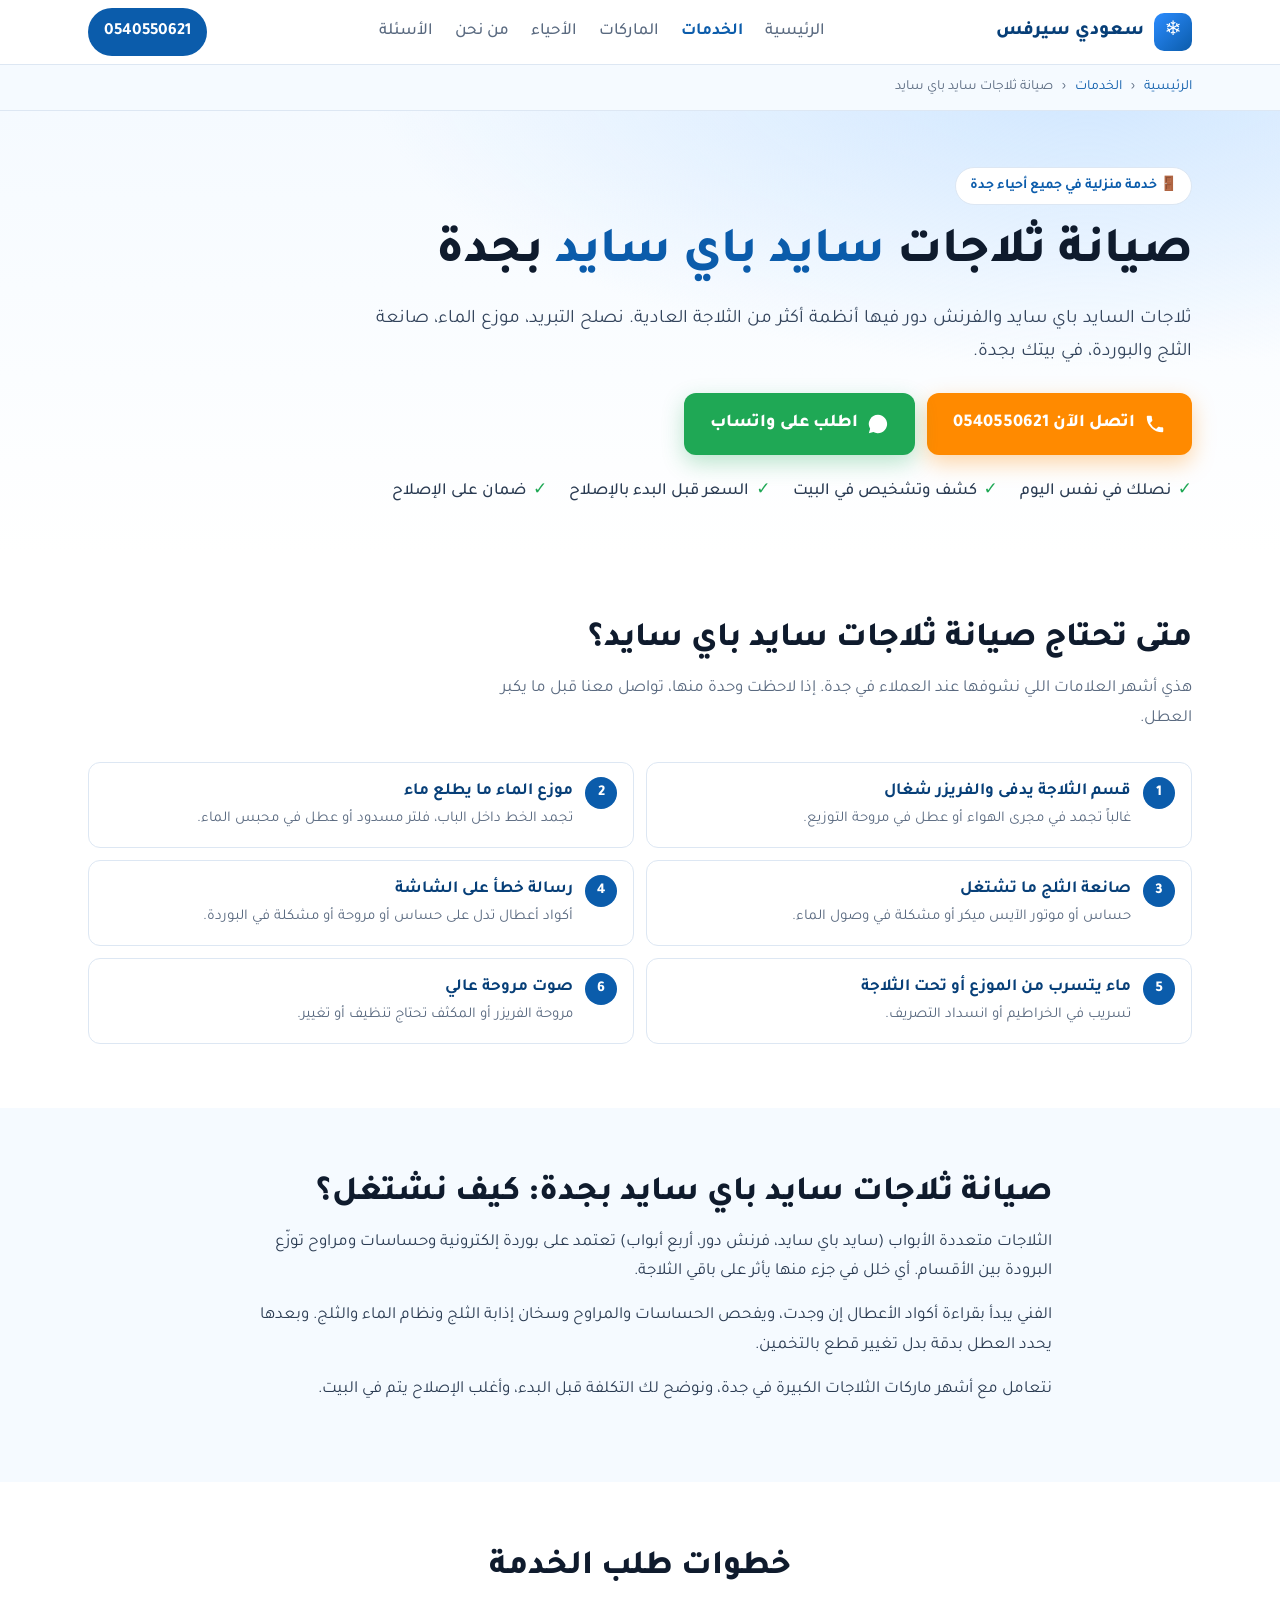
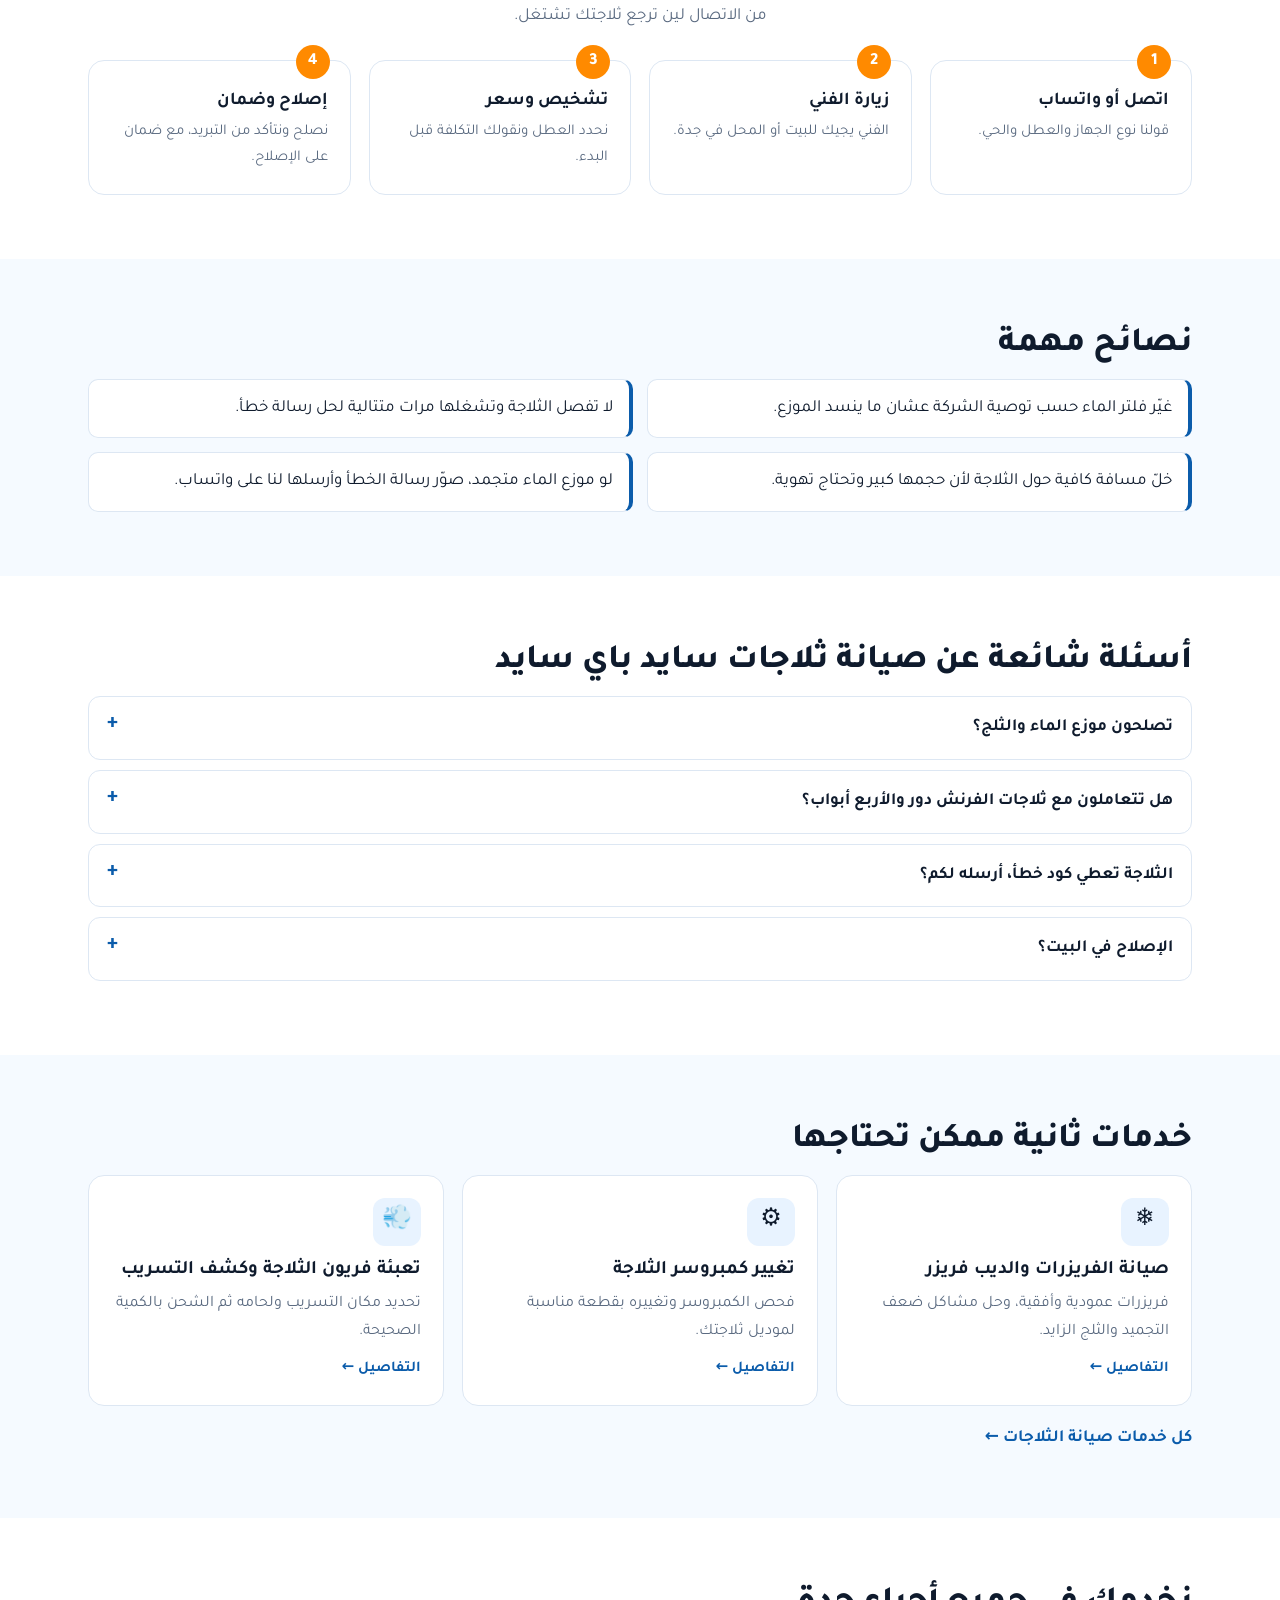
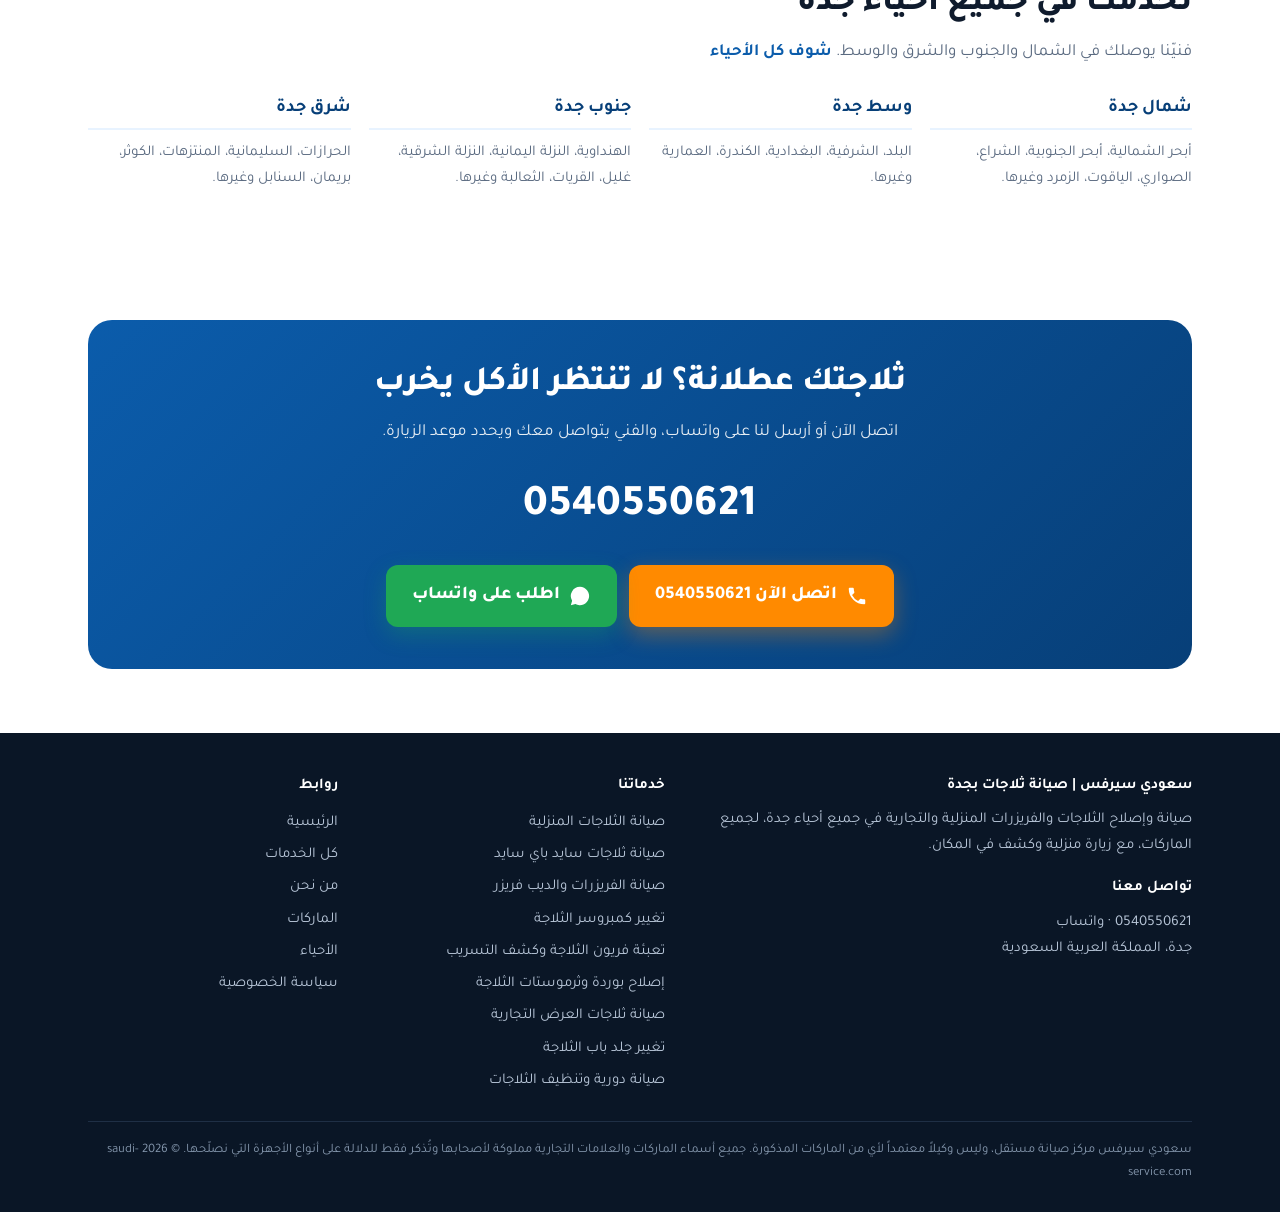
<file: services/side-by-side-repair/index.html>
<!DOCTYPE html>
<html lang="ar" dir="rtl">
<head>
<!-- Google Tag Manager -->
<script>(function(w,d,s,l,i){w[l]=w[l]||[];w[l].push({'gtm.start':
new Date().getTime(),event:'gtm.js'});var f=d.getElementsByTagName(s)[0],
j=d.createElement(s),dl=l!='dataLayer'?'&l='+l:'';j.async=true;j.src=
'https://www.googletagmanager.com/gtm.js?id='+i+dl;f.parentNode.insertBefore(j,f);
})(window,document,'script','dataLayer','GTM-PFMF7WMD');</script>
<!-- End Google Tag Manager -->
<meta charset="UTF-8">
<meta name="viewport" content="width=device-width, initial-scale=1">
<title>صيانة ثلاجات سايد باي سايد بجدة | موزع الماء والثلج - سعودي سيرفس</title>
<meta name="description" content="صيانة ثلاجات سايد باي سايد ومتعددة الأبواب بجدة: ضعف التبريد، موزع الماء والثلج، صانعة الثلج، البوردة والحساسات. فني يصلك للبيت. اتصل 0540550621">
<link rel="canonical" href="https://saudi-service.com/services/side-by-side-repair/">
<meta name="robots" content="index, follow">
<meta property="og:title" content="صيانة ثلاجات سايد باي سايد بجدة | موزع الماء والثلج - سعودي سيرفس">
<meta property="og:description" content="صيانة ثلاجات سايد باي سايد ومتعددة الأبواب بجدة: ضعف التبريد، موزع الماء والثلج، صانعة الثلج، البوردة والحساسات. فني يصلك للبيت. اتصل 0540550621">
<meta property="og:type" content="website">
<meta property="og:url" content="https://saudi-service.com/services/side-by-side-repair/">
<meta property="og:locale" content="ar_SA">
<meta name="theme-color" content="#0b5cab">
<link rel="preconnect" href="https://fonts.googleapis.com">
<link rel="preconnect" href="https://fonts.gstatic.com" crossorigin>
<link href="https://fonts.googleapis.com/css2?family=Tajawal:wght@400;500;700;800&display=swap" rel="stylesheet">
<link rel="stylesheet" href="/assets/pages.css">
<script type="application/ld+json">
{
 "@context": "https://schema.org",
 "@type": "Service",
 "name": "صيانة ثلاجات سايد باي سايد بجدة",
 "serviceType": "صيانة ثلاجات سايد باي سايد",
 "description": "صيانة ثلاجات سايد باي سايد ومتعددة الأبواب بجدة: ضعف التبريد، موزع الماء والثلج، صانعة الثلج، البوردة والحساسات. فني يصلك للبيت. اتصل 0540550621",
 "url": "https://saudi-service.com/services/side-by-side-repair/",
 "areaServed": {
  "@type": "City",
  "name": "جدة"
 },
 "provider": {
  "@type": "HomeAndConstructionBusiness",
  "name": "سعودي سيرفس - صيانة ثلاجات بجدة",
  "url": "https://saudi-service.com/",
  "telephone": "+966540550621",
  "areaServed": {
   "@type": "City",
   "name": "جدة"
  },
  "address": {
   "@type": "PostalAddress",
   "addressLocality": "جدة",
   "addressCountry": "SA"
  }
 }
}
</script>
<script type="application/ld+json">
{
 "@context": "https://schema.org",
 "@type": "FAQPage",
 "mainEntity": [
  {
   "@type": "Question",
   "name": "تصلحون موزع الماء والثلج؟",
   "acceptedAnswer": {
    "@type": "Answer",
    "text": "نعم، نصلح خطوط الماء والمحبس والفلتر وصانعة الثلج والتجمد داخل الباب."
   }
  },
  {
   "@type": "Question",
   "name": "هل تتعاملون مع ثلاجات الفرنش دور والأربع أبواب؟",
   "acceptedAnswer": {
    "@type": "Answer",
    "text": "نعم، نصلح كل الثلاجات الكبيرة متعددة الأبواب."
   }
  },
  {
   "@type": "Question",
   "name": "الثلاجة تعطي كود خطأ، أرسله لكم؟",
   "acceptedAnswer": {
    "@type": "Answer",
    "text": "أكيد، أرسل صورة الكود على واتساب يساعد الفني يجهز قبل الزيارة."
   }
  },
  {
   "@type": "Question",
   "name": "الإصلاح في البيت؟",
   "acceptedAnswer": {
    "@type": "Answer",
    "text": "نعم، أغلب أعطال السايد باي سايد تتصلح في مكانها."
   }
  }
 ]
}
</script>
<script type="application/ld+json">
{
 "@context": "https://schema.org",
 "@type": "BreadcrumbList",
 "itemListElement": [
  {
   "@type": "ListItem",
   "position": 1,
   "name": "الرئيسية",
   "item": "https://saudi-service.com/"
  },
  {
   "@type": "ListItem",
   "position": 2,
   "name": "الخدمات",
   "item": "https://saudi-service.com/services/"
  },
  {
   "@type": "ListItem",
   "position": 3,
   "name": "صيانة ثلاجات سايد باي سايد",
   "item": "https://saudi-service.com/services/side-by-side-repair/"
  }
 ]
}
</script>
</head>
<body>
<!-- Google Tag Manager (noscript) -->
<noscript><iframe src="https://www.googletagmanager.com/ns.html?id=GTM-PFMF7WMD" height="0" width="0" style="display:none;visibility:hidden"></iframe></noscript>
<!-- End Google Tag Manager (noscript) -->
<header class="top">
  <div class="wrap">
    <a href="/" class="logo"><i>❄</i>سعودي سيرفس</a>
    <nav class="nav">
      <a href="/">الرئيسية</a>
      <a href="/services/" class="on">الخدمات</a>
      <a href="/#brands">الماركات</a>
      <a href="/#areas">الأحياء</a>
      <a href="/about/">من نحن</a>
      <a href="/#faq">الأسئلة</a>
    </nav>
    <a class="top-call js-call" href="tel:+966540550621">0540550621</a>
  </div>
</header>
<nav class="crumbs" aria-label="breadcrumb"><div class="wrap"><a href="/">الرئيسية</a> <b>‹</b> <a href="/services/">الخدمات</a> <b>‹</b> <span>صيانة ثلاجات سايد باي سايد</span></div></nav>
<section class="hero">
  <div class="wrap one">
    <div>
      <span class="badge">🚪 خدمة منزلية في جميع أحياء جدة</span>
      <h1>صيانة ثلاجات <span>سايد باي سايد</span> بجدة</h1>
      <p class="lead">ثلاجات السايد باي سايد والفرنش دور فيها أنظمة أكثر من الثلاجة العادية. نصلح التبريد، موزع الماء، صانعة الثلج والبوردة، في بيتك بجدة.</p>
      <div class="cta">
        <a class="btn btn-call js-call" href="tel:+966540550621"><svg viewBox="0 0 24 24"><path d="M6.6 10.8a15.1 15.1 0 0 0 6.6 6.6l2.2-2.2c.3-.3.7-.4 1-.2 1.1.4 2.3.6 3.6.6.6 0 1 .4 1 1V20c0 .6-.4 1-1 1A17 17 0 0 1 3 4c0-.6.4-1 1-1h3.5c.6 0 1 .4 1 1 0 1.3.2 2.5.6 3.6.1.3 0 .7-.2 1z"/></svg> اتصل الآن 0540550621</a>
        <a class="btn btn-wa js-wa" href="https://wa.me/966540550621?text=%D8%A7%D9%84%D8%B3%D9%84%D8%A7%D9%85%20%D8%B9%D9%84%D9%8A%D9%83%D9%85%D8%8C%20%D8%A3%D8%AD%D8%AA%D8%A7%D8%AC%20%D8%B5%D9%8A%D8%A7%D9%86%D8%A9%20%D8%AB%D9%84%D8%A7%D8%AC%D8%A9%20%D8%B3%D8%A7%D9%8A%D8%AF%20%D8%A8%D8%A7%D9%8A%20%D8%B3%D8%A7%D9%8A%D8%AF%20%D9%81%D9%8A%20%D8%AC%D8%AF%D8%A9" target="_blank" rel="noopener"><svg viewBox="0 0 24 24"><path d="M12 2a10 10 0 0 0-8.6 15.1L2 22l5-1.3A10 10 0 1 0 12 2z"/></svg> اطلب على واتساب</a>
      </div>
      <ul class="ticks"><li>نصلك في نفس اليوم</li><li>كشف وتشخيص في البيت</li><li>السعر قبل البدء بالإصلاح</li><li>ضمان على الإصلاح</li></ul>
    </div>
  </div>
</section>

<section>
  <div class="wrap">
    <h2>متى تحتاج صيانة ثلاجات سايد باي سايد؟</h2>
    <p class="sub">هذي أشهر العلامات اللي نشوفها عند العملاء في جدة. إذا لاحظت وحدة منها، تواصل معنا قبل ما يكبر العطل.</p>
    <div class="faults"><div class="fault"><span class="n">1</span><div><b>قسم الثلاجة يدفى والفريزر شغال</b><em>غالباً تجمد في مجرى الهواء أو عطل في مروحة التوزيع.</em></div></div><div class="fault"><span class="n">2</span><div><b>موزع الماء ما يطلع ماء</b><em>تجمد الخط داخل الباب، فلتر مسدود أو عطل في محبس الماء.</em></div></div><div class="fault"><span class="n">3</span><div><b>صانعة الثلج ما تشتغل</b><em>حساس أو موتور الآيس ميكر أو مشكلة في وصول الماء.</em></div></div><div class="fault"><span class="n">4</span><div><b>رسالة خطأ على الشاشة</b><em>أكواد أعطال تدل على حساس أو مروحة أو مشكلة في البوردة.</em></div></div><div class="fault"><span class="n">5</span><div><b>ماء يتسرب من الموزع أو تحت الثلاجة</b><em>تسريب في الخراطيم أو انسداد التصريف.</em></div></div><div class="fault"><span class="n">6</span><div><b>صوت مروحة عالي</b><em>مروحة الفريزر أو المكثف تحتاج تنظيف أو تغيير.</em></div></div></div>
  </div>
</section>

<section class="bg-ice">
  <div class="wrap prose">
    <h2>صيانة ثلاجات سايد باي سايد بجدة: كيف نشتغل؟</h2>
    <p>الثلاجات متعددة الأبواب (سايد باي سايد، فرنش دور، أربع أبواب) تعتمد على بوردة إلكترونية وحساسات ومراوح توزّع البرودة بين الأقسام. أي خلل في جزء منها يأثر على باقي الثلاجة.</p><p>الفني يبدأ بقراءة أكواد الأعطال إن وجدت، ويفحص الحساسات والمراوح وسخان إذابة الثلج ونظام الماء والثلج. وبعدها يحدد العطل بدقة بدل تغيير قطع بالتخمين.</p><p>نتعامل مع أشهر ماركات الثلاجات الكبيرة في جدة، ونوضح لك التكلفة قبل البدء، وأغلب الإصلاح يتم في البيت.</p>
  </div>
</section>

<section>
  <div class="wrap">
    <h2 class="center">خطوات طلب الخدمة</h2>
    <p class="sub center">من الاتصال لين ترجع ثلاجتك تشتغل.</p>
    <div class="steps">
      <div class="step"><h3>اتصل أو واتساب</h3><p>قولنا نوع الجهاز والعطل والحي.</p></div>
      <div class="step"><h3>زيارة الفني</h3><p>الفني يجيك للبيت أو المحل في جدة.</p></div>
      <div class="step"><h3>تشخيص وسعر</h3><p>نحدد العطل ونقولك التكلفة قبل البدء.</p></div>
      <div class="step"><h3>إصلاح وضمان</h3><p>نصلح ونتأكد من التبريد، مع ضمان على الإصلاح.</p></div>
    </div>
  </div>
</section>

<section class="bg-ice">
  <div class="wrap">
    <h2>نصائح مهمة</h2>
    <div class="tips"><div>غيّر فلتر الماء حسب توصية الشركة عشان ما ينسد الموزع.</div><div>لا تفصل الثلاجة وتشغلها مرات متتالية لحل رسالة خطأ.</div><div>خلّ مسافة كافية حول الثلاجة لأن حجمها كبير وتحتاج تهوية.</div><div>لو موزع الماء متجمد، صوّر رسالة الخطأ وأرسلها لنا على واتساب.</div></div>
  </div>
</section>

<section class="faq">
  <div class="wrap">
    <h2>أسئلة شائعة عن صيانة ثلاجات سايد باي سايد</h2>
    <details><summary>تصلحون موزع الماء والثلج؟</summary><p>نعم، نصلح خطوط الماء والمحبس والفلتر وصانعة الثلج والتجمد داخل الباب.</p></details><details><summary>هل تتعاملون مع ثلاجات الفرنش دور والأربع أبواب؟</summary><p>نعم، نصلح كل الثلاجات الكبيرة متعددة الأبواب.</p></details><details><summary>الثلاجة تعطي كود خطأ، أرسله لكم؟</summary><p>أكيد، أرسل صورة الكود على واتساب يساعد الفني يجهز قبل الزيارة.</p></details><details><summary>الإصلاح في البيت؟</summary><p>نعم، أغلب أعطال السايد باي سايد تتصلح في مكانها.</p></details>
  </div>
</section>

<section class="bg-ice">
  <div class="wrap">
    <h2>خدمات ثانية ممكن تحتاجها</h2>
    <div class="grid g3"><a class="card" href="/services/freezer-repair/"><div class="ic">❄</div><h3>صيانة الفريزرات والديب فريزر</h3><p>فريزرات عمودية وأفقية، وحل مشاكل ضعف التجميد والثلج الزايد.</p><span class="more">التفاصيل ←</span></a><a class="card" href="/services/compressor-replacement/"><div class="ic">⚙</div><h3>تغيير كمبروسر الثلاجة</h3><p>فحص الكمبروسر وتغييره بقطعة مناسبة لموديل ثلاجتك.</p><span class="more">التفاصيل ←</span></a><a class="card" href="/services/freon-refill/"><div class="ic">💨</div><h3>تعبئة فريون الثلاجة وكشف التسريب</h3><p>تحديد مكان التسريب ولحامه ثم الشحن بالكمية الصحيحة.</p><span class="more">التفاصيل ←</span></a></div>
    <p style="margin-top:18px"><a class="lnk" href="/services/">كل خدمات صيانة الثلاجات ←</a></p>
  </div>
</section>
<section >
  <div class="wrap">
    <h2>نخدمك في جميع أحياء جدة</h2>
    <p class="sub">فنيّنا يوصلك في الشمال والجنوب والشرق والوسط. <a href="/#areas" class="lnk">شوف كل الأحياء</a></p>
    <div class="areas"><div class="area"><h3>شمال جدة</h3><p>أبحر الشمالية، أبحر الجنوبية، الشراع، الصواري، الياقوت، الزمرد وغيرها.</p></div><div class="area"><h3>وسط جدة</h3><p>البلد، الشرفية، البغدادية، الكندرة، العمارية وغيرها.</p></div><div class="area"><h3>جنوب جدة</h3><p>الهنداوية، النزلة اليمانية، النزلة الشرقية، غليل، القريات، الثعالبة وغيرها.</p></div><div class="area"><h3>شرق جدة</h3><p>الحرازات، السليمانية، المنتزهات، الكوثر، بريمان، السنابل وغيرها.</p></div></div>
  </div>
</section>
<section>
  <div class="wrap">
    <div class="final">
      <h2>ثلاجتك عطلانة؟ لا تنتظر الأكل يخرب</h2>
      <p>اتصل الآن أو أرسل لنا على واتساب، والفني يتواصل معك ويحدد موعد الزيارة.</p>
      <a class="num js-call" href="tel:+966540550621">0540550621</a>
      <div class="cta" style="justify-content:center;margin:0">
        <a class="btn btn-call js-call" href="tel:+966540550621"><svg viewBox="0 0 24 24"><path d="M6.6 10.8a15.1 15.1 0 0 0 6.6 6.6l2.2-2.2c.3-.3.7-.4 1-.2 1.1.4 2.3.6 3.6.6.6 0 1 .4 1 1V20c0 .6-.4 1-1 1A17 17 0 0 1 3 4c0-.6.4-1 1-1h3.5c.6 0 1 .4 1 1 0 1.3.2 2.5.6 3.6.1.3 0 .7-.2 1z"/></svg> اتصل الآن 0540550621</a>
        <a class="btn btn-wa js-wa" href="https://wa.me/966540550621?text=%D8%A7%D9%84%D8%B3%D9%84%D8%A7%D9%85%20%D8%B9%D9%84%D9%8A%D9%83%D9%85%D8%8C%20%D8%A3%D8%AD%D8%AA%D8%A7%D8%AC%20%D8%B5%D9%8A%D8%A7%D9%86%D8%A9%20%D8%AB%D9%84%D8%A7%D8%AC%D8%A9%20%D8%B3%D8%A7%D9%8A%D8%AF%20%D8%A8%D8%A7%D9%8A%20%D8%B3%D8%A7%D9%8A%D8%AF%20%D9%81%D9%8A%20%D8%AC%D8%AF%D8%A9" target="_blank" rel="noopener"><svg viewBox="0 0 24 24"><path d="M12 2a10 10 0 0 0-8.6 15.1L2 22l5-1.3A10 10 0 1 0 12 2z"/></svg> اطلب على واتساب</a>
      </div>
    </div>
  </div>
</section>
<footer>
  <div class="wrap">
    <div class="cols">
      <div>
        <h4>سعودي سيرفس | صيانة ثلاجات بجدة</h4>
        <p>صيانة وإصلاح الثلاجات والفريزرات المنزلية والتجارية في جميع أحياء جدة، لجميع الماركات، مع زيارة منزلية وكشف في المكان.</p>
        <h4 style="margin-top:16px">تواصل معنا</h4>
        <p><a class="js-call" href="tel:+966540550621" style="direction:ltr;display:inline-block">0540550621</a> · <a class="js-wa" href="https://wa.me/966540550621" target="_blank" rel="noopener">واتساب</a></p>
        <p>جدة، المملكة العربية السعودية</p>
      </div>
      <div class="flinks">
        <h4>خدماتنا</h4>
        <a href="/services/home-fridge-repair/">صيانة الثلاجات المنزلية</a>
<a href="/services/side-by-side-repair/">صيانة ثلاجات سايد باي سايد</a>
<a href="/services/freezer-repair/">صيانة الفريزرات والديب فريزر</a>
<a href="/services/compressor-replacement/">تغيير كمبروسر الثلاجة</a>
<a href="/services/freon-refill/">تعبئة فريون الثلاجة وكشف التسريب</a>
<a href="/services/board-thermostat-repair/">إصلاح بوردة وثرموستات الثلاجة</a>
<a href="/services/commercial-fridge-repair/">صيانة ثلاجات العرض التجارية</a>
<a href="/services/door-gasket-replacement/">تغيير جلد باب الثلاجة</a>
<a href="/services/fridge-maintenance-cleaning/">صيانة دورية وتنظيف الثلاجات</a>
      </div>
      <div class="flinks">
        <h4>روابط</h4>
        <a href="/">الرئيسية</a>
        <a href="/services/">كل الخدمات</a>
        <a href="/about/">من نحن</a>
        <a href="/#brands">الماركات</a>
        <a href="/#areas">الأحياء</a>
        <a href="/#privacy">سياسة الخصوصية</a>
      </div>
    </div>
    <p class="note">سعودي سيرفس مركز صيانة مستقل، وليس وكيلاً معتمداً لأي من الماركات المذكورة. جميع أسماء الماركات والعلامات التجارية مملوكة لأصحابها وتُذكر فقط للدلالة على أنواع الأجهزة التي نصلّحها. © <span id="yr">2026</span> saudi-service.com</p>
  </div>
</footer>

<div class="bar">
  <a class="c js-call" href="tel:+966540550621"><svg viewBox="0 0 24 24"><path d="M6.6 10.8a15.1 15.1 0 0 0 6.6 6.6l2.2-2.2c.3-.3.7-.4 1-.2 1.1.4 2.3.6 3.6.6.6 0 1 .4 1 1V20c0 .6-.4 1-1 1A17 17 0 0 1 3 4c0-.6.4-1 1-1h3.5c.6 0 1 .4 1 1 0 1.3.2 2.5.6 3.6.1.3 0 .7-.2 1z"/></svg> اتصل</a>
  <a class="w js-wa" href="https://wa.me/966540550621" target="_blank" rel="noopener"><svg viewBox="0 0 24 24"><path d="M12 2a10 10 0 0 0-8.6 15.1L2 22l5-1.3A10 10 0 1 0 12 2z"/></svg> واتساب</a>
</div>

<script>
function track(kind){
  window.dataLayer = window.dataLayer || [];
  window.dataLayer.push({event: kind === 'call' ? 'call_click' : 'whatsapp_click'});
}
document.querySelectorAll('.js-call').forEach(function(a){ a.addEventListener('click', function(){ track('call'); }); });
document.querySelectorAll('.js-wa').forEach(function(a){ a.addEventListener('click', function(){ track('wa'); }); });
document.getElementById('yr').textContent = new Date().getFullYear();
</script>
</body>
</html>
</file>
<file: assets/pages.css>
:root{
  --blue:#0b5cab; --blue-d:#073f78; --ice:#e8f3ff; --ice2:#f5faff;
  --ink:#0f1b2d; --muted:#5a6a80; --line:#dde7f3; --wa:#1fa855; --warn:#ff8a00;
  --r:16px;
}
*{box-sizing:border-box;margin:0;padding:0}
html{scroll-behavior:smooth}
body{font-family:'Tajawal',system-ui,-apple-system,"Segoe UI",Tahoma,sans-serif;color:var(--ink);background:#fff;line-height:1.75;font-size:17px;padding-bottom:76px}
a{color:inherit;text-decoration:none}
img{max-width:100%}
.wrap{max-width:1140px;margin:0 auto;padding:0 18px}
h1,h2,h3{line-height:1.35}
h2{font-size:clamp(24px,3.4vw,34px);font-weight:800;margin-bottom:10px}
.sub{color:var(--muted);margin-bottom:28px;max-width:720px}
section{padding:64px 0}
.center{text-align:center}.center .sub,.sub.center{margin-inline:auto}
.lnk{color:var(--blue);font-weight:700}
.lnk:hover{text-decoration:underline}

/* top bar */
.top{position:sticky;top:0;z-index:50;background:#fff;border-bottom:1px solid var(--line)}
.top .wrap{display:flex;align-items:center;justify-content:space-between;height:64px;gap:12px}
.logo{display:flex;align-items:center;gap:10px;font-weight:800;font-size:19px;color:var(--blue-d)}
.logo i{width:38px;height:38px;border-radius:10px;background:linear-gradient(135deg,#2b8cff,#0b5cab);display:grid;place-items:center;color:#fff;font-style:normal;font-size:20px}
.nav{display:flex;gap:22px;font-weight:500;color:var(--muted)}
.nav a:hover,.nav a.on{color:var(--blue)}
.nav a.on{font-weight:700}
.top-call{background:var(--blue);color:#fff;padding:9px 16px;border-radius:999px;font-weight:700;white-space:nowrap;direction:ltr}
@media(max-width:860px){.nav{display:none}}

/* breadcrumb */
.crumbs{background:var(--ice2);border-bottom:1px solid var(--line);font-size:14px;color:var(--muted);padding:10px 0}
.crumbs a{color:var(--blue)}
.crumbs b{margin:0 6px;font-weight:400}

/* buttons */
.btn{display:inline-flex;align-items:center;justify-content:center;gap:9px;padding:15px 26px;border-radius:12px;font-weight:800;font-size:18px;border:0;cursor:pointer;transition:transform .15s, box-shadow .15s}
.btn:hover{transform:translateY(-2px)}
.btn-call{background:var(--warn);color:#fff;box-shadow:0 8px 22px rgba(255,138,0,.35)}
.btn-wa{background:var(--wa);color:#fff;box-shadow:0 8px 22px rgba(31,168,85,.3)}
.btn svg{width:22px;height:22px;fill:currentColor}

/* hero */
.hero{background:radial-gradient(1200px 500px at 85% -10%,#cfe6ff 0,transparent 60%),linear-gradient(180deg,var(--ice2),#fff);padding:56px 0 48px}
.hero .wrap.one>div{max-width:820px}
.badge{display:inline-block;background:#fff;border:1px solid var(--line);color:var(--blue);font-weight:700;padding:6px 14px;border-radius:999px;font-size:14px;margin-bottom:16px}
.hero h1{font-size:clamp(30px,4.6vw,50px);font-weight:800;margin-bottom:14px}
.hero h1 span{color:var(--blue)}
.hero p.lead{font-size:19px;color:#33445c;margin-bottom:24px}
.cta{display:flex;flex-wrap:wrap;gap:12px;margin-bottom:22px}
.ticks{display:flex;flex-wrap:wrap;gap:10px 22px;color:#2a3b52;font-weight:500}
.ticks.col{flex-direction:column;gap:8px}
.ticks li{list-style:none;display:flex;gap:7px;align-items:center}
.ticks li::before{content:"✓";color:var(--wa);font-weight:800}

/* cards */
.grid{display:grid;gap:18px}
.g3{grid-template-columns:repeat(3,1fr)}
.g4{grid-template-columns:repeat(4,1fr)}
@media(max-width:960px){.g3,.g4{grid-template-columns:repeat(2,1fr)}}
@media(max-width:560px){.g3,.g4{grid-template-columns:1fr}}
.card{display:block;background:#fff;border:1px solid var(--line);border-radius:var(--r);padding:22px;transition:box-shadow .2s,border-color .2s}
.card:hover{box-shadow:0 12px 30px rgba(11,92,171,.1);border-color:#bcd6f3}
.card .ic{width:48px;height:48px;border-radius:12px;background:var(--ice);display:grid;place-items:center;font-size:24px;margin-bottom:12px}
.card h3{font-size:19px;margin-bottom:6px}
.card p{color:var(--muted);font-size:16px}
.card .more{display:inline-block;margin-top:10px;color:var(--blue);font-weight:700;font-size:15px}
.bg-ice{background:var(--ice2)}

/* prose */
.prose{max-width:860px}
.prose p{margin-bottom:14px;color:#2a3b52}
.two{display:grid;grid-template-columns:1fr 1fr;gap:36px}
.two .prose{max-width:none}
@media(max-width:800px){.two{grid-template-columns:1fr}}
.svc-list{list-style:none;display:grid;gap:8px}
.svc-list a{display:block;background:var(--ice2);border:1px solid var(--line);border-radius:10px;padding:10px 14px;font-weight:700;color:var(--blue-d)}
.svc-list a:hover{border-color:var(--blue);background:var(--ice)}

/* faults / signs */
.faults{display:grid;grid-template-columns:repeat(2,1fr);gap:12px}
.fault{display:flex;gap:12px;background:#fff;border:1px solid var(--line);border-radius:12px;padding:14px 16px}
.fault b{color:var(--blue-d)}
.fault em{font-style:normal;color:var(--muted);display:block;font-size:15px}
.fault .n{flex:none;width:32px;height:32px;border-radius:50%;background:var(--blue);color:#fff;display:grid;place-items:center;font-weight:800;font-size:15px}
@media(max-width:700px){.faults{grid-template-columns:1fr}}

/* districts */
.areas{display:grid;grid-template-columns:repeat(4,1fr);gap:18px}
.area h3{font-size:18px;color:var(--blue-d);margin-bottom:10px;padding-bottom:8px;border-bottom:2px solid var(--ice)}
.area p{color:var(--muted);font-size:15px}
@media(max-width:960px){.areas{grid-template-columns:repeat(2,1fr)}}
@media(max-width:560px){.areas{grid-template-columns:1fr}}

/* steps */
.steps{counter-reset:s;display:grid;grid-template-columns:repeat(4,1fr);gap:18px;margin-top:10px}
.step{position:relative;padding:22px;border-radius:var(--r);background:#fff;border:1px solid var(--line)}
.step::before{counter-increment:s;content:counter(s);position:absolute;top:-16px;right:20px;width:34px;height:34px;border-radius:50%;background:var(--warn);color:#fff;font-weight:800;display:grid;place-items:center}
.step h3{font-size:18px;margin:6px 0}
.step p{color:var(--muted);font-size:15px}
@media(max-width:900px){.steps{grid-template-columns:repeat(2,1fr);row-gap:30px}}
@media(max-width:520px){.steps{grid-template-columns:1fr}}

/* tips */
.tips{display:grid;grid-template-columns:repeat(2,1fr);gap:14px}
.tips div{background:#fff;border-right:4px solid var(--blue);padding:14px 16px;border-radius:10px;border-top:1px solid var(--line);border-bottom:1px solid var(--line);border-left:1px solid var(--line)}
@media(max-width:700px){.tips{grid-template-columns:1fr}}

/* faq */
.faq details{background:#fff;border:1px solid var(--line);border-radius:12px;margin-bottom:10px;padding:0 18px}
.faq summary{cursor:pointer;font-weight:700;padding:16px 0;list-style:none;display:flex;justify-content:space-between;gap:12px}
.faq summary::-webkit-details-marker{display:none}
.faq summary::after{content:"+";color:var(--blue);font-size:22px;line-height:1}
.faq details[open] summary::after{content:"−"}
.faq details p{padding-bottom:16px;color:#3c4c63}

/* final cta */
.final{background:linear-gradient(135deg,var(--blue),var(--blue-d));color:#fff;border-radius:24px;padding:42px 28px;text-align:center}
.final h2{color:#fff}
.final p{opacity:.9;margin-bottom:22px}
.final .num{font-size:clamp(30px,5vw,44px);font-weight:800;direction:ltr;display:block;margin-bottom:18px}

footer{background:#0a1626;color:#b8c6d8;padding:40px 0 26px;font-size:15px}
footer .cols{display:grid;grid-template-columns:2fr 1.2fr 1fr;gap:26px;margin-bottom:24px}
footer h4{color:#fff;margin-bottom:8px}
footer a:hover{color:#fff}
footer .flinks a{display:block;padding:3px 0}
footer .note{border-top:1px solid #1f2f45;padding-top:18px;font-size:13px;color:#8597ad}
@media(max-width:760px){footer .cols{grid-template-columns:1fr}}

/* sticky mobile bar */
.bar{position:fixed;bottom:0;right:0;left:0;z-index:60;display:grid;grid-template-columns:1fr 1fr;gap:8px;padding:9px;background:#fff;box-shadow:0 -6px 20px rgba(0,0,0,.08)}
.bar a{display:flex;align-items:center;justify-content:center;gap:8px;padding:13px;border-radius:12px;color:#fff;font-weight:800;font-size:17px}
.bar svg{width:20px;height:20px;fill:#fff}
.bar .c{background:var(--warn)}.bar .w{background:var(--wa)}
@media(min-width:901px){.bar{display:none}body{padding-bottom:0}}
</file>
